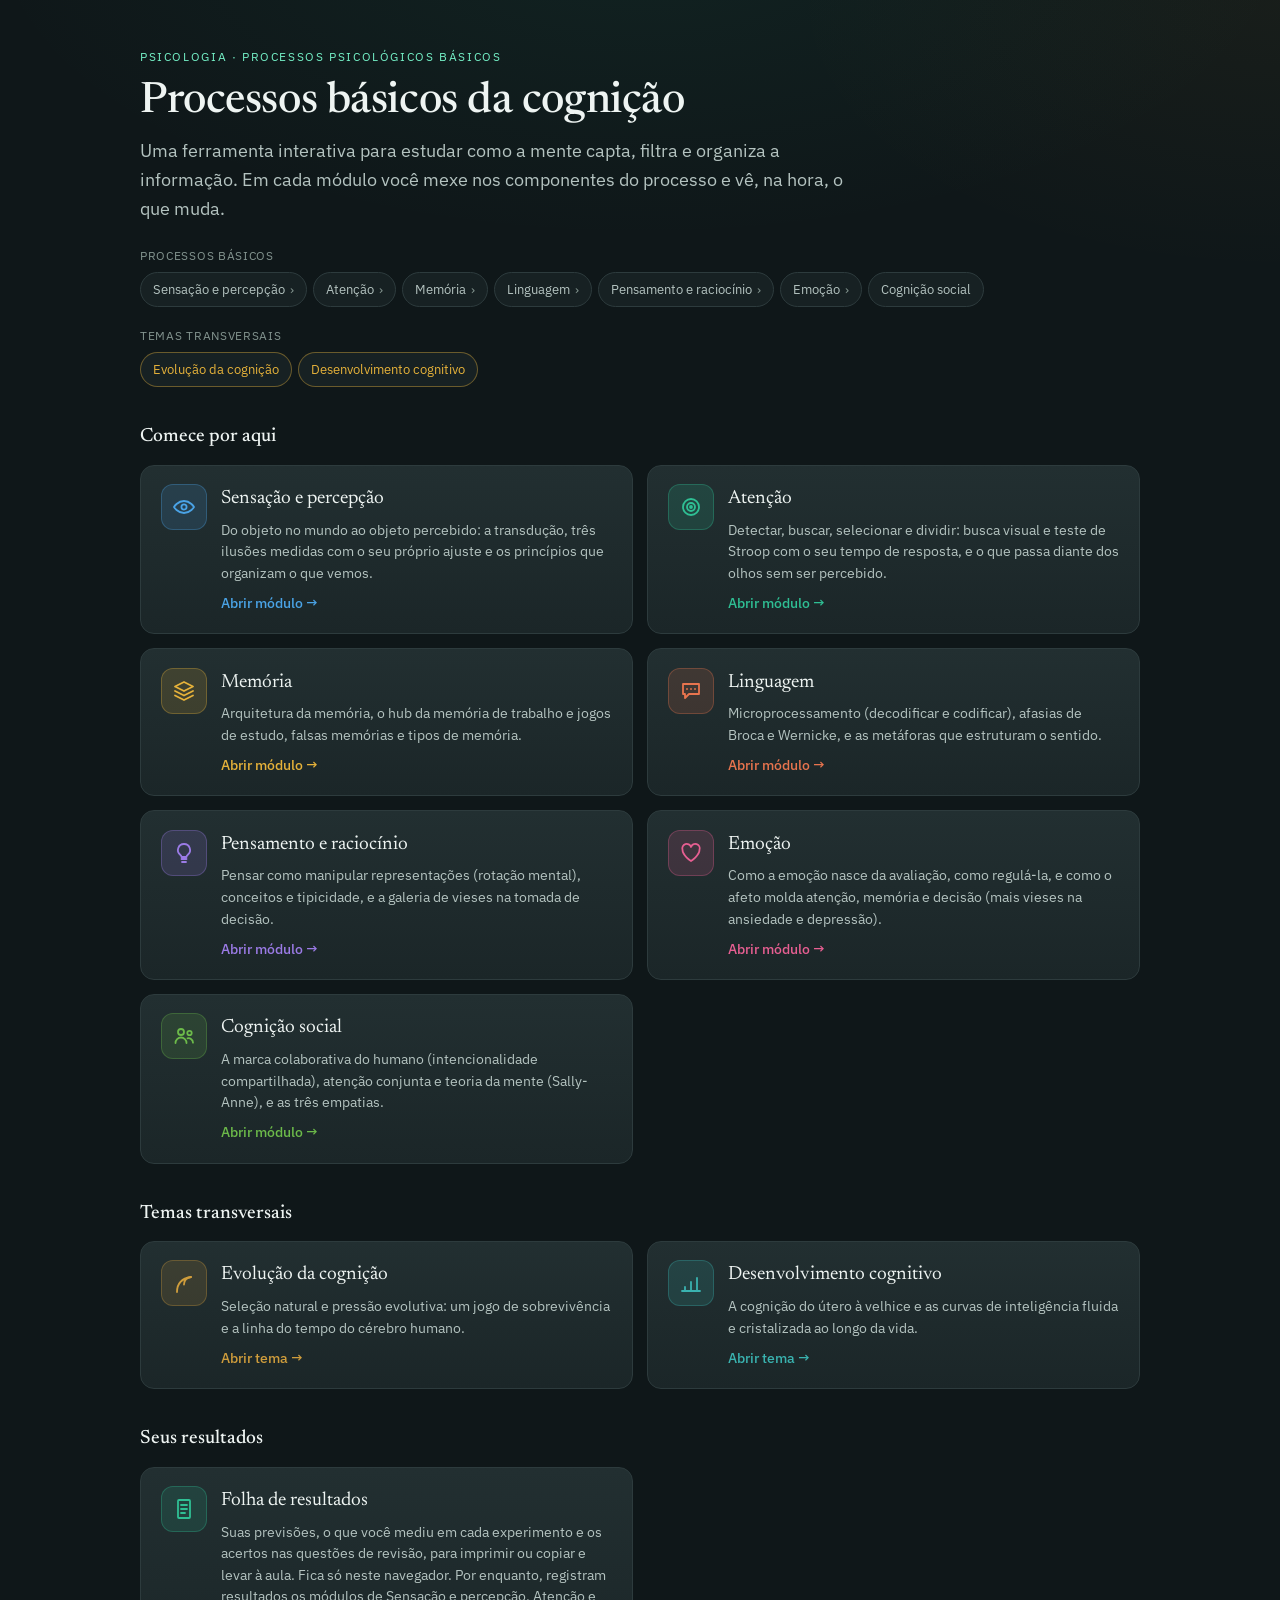
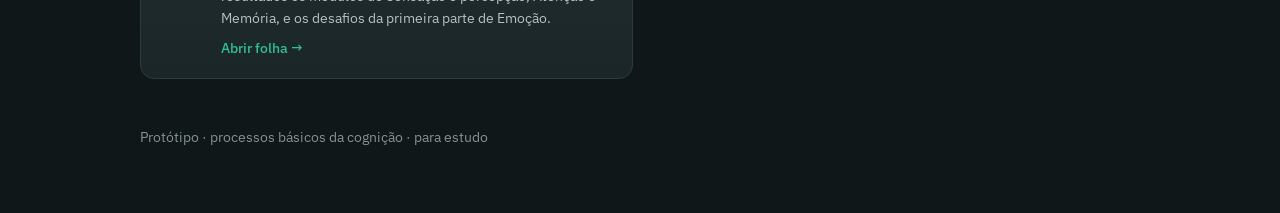
<file: index.html>
<!DOCTYPE html>
<html lang="pt-BR">
<head>
<meta charset="UTF-8">
<meta name="viewport" content="width=device-width, initial-scale=1.0">
<title>Processos básicos da cognição</title>
<link rel="preconnect" href="https://fonts.googleapis.com">
<link rel="preconnect" href="https://fonts.gstatic.com" crossorigin>
<link href="https://fonts.googleapis.com/css2?family=Newsreader:opsz,wght@6..72,400;6..72,500;6..72,600&family=IBM+Plex+Sans:wght@400;500;600&display=swap" rel="stylesheet">
<link rel="stylesheet" href="estilos.css?v=2026-11-16c">
<style>
  .wrap{max-width:1040px; padding:3rem 1.25rem 4rem}
  .kicker{font-size:.72rem; text-transform:uppercase; letter-spacing:.14em; color:var(--teal-bright); margin-bottom:.6rem}
  h1{font-size:2.7rem; letter-spacing:-.01em}
  .lead{font-size:1.12rem; max-width:64ch}
  .sec-h{font-size:1.2rem; margin:2.4rem 0 .2rem}
  .modcards{grid-template-columns:1fr 1fr}
  @media(max-width:720px){ .modcards{grid-template-columns:1fr} }
  footer{text-align:left}
</style>
</head>
<body>
<div class="wrap">

  <div class="hero">
    <div class="kicker">Psicologia · Processos psicológicos básicos</div>
    <h1>Processos básicos da cognição</h1>
    <p class="lead">Uma ferramenta interativa para estudar como a mente capta, filtra e organiza a informação. Em cada módulo você mexe nos componentes do processo e vê, na hora, o que muda.</p>
  </div>

  <p class="navlabel">Processos básicos</p>
  <nav class="pipeline" aria-label="Etapas do processamento da informação">
    <a class="stage" href="sensacao-percepcao.html">Sensação e percepção<span class="arrow"> ›</span></a>
    <a class="stage" href="atencao.html">Atenção<span class="arrow"> ›</span></a>
    <a class="stage" href="memoria.html">Memória<span class="arrow"> ›</span></a>
    <a class="stage" href="linguagem.html">Linguagem<span class="arrow"> ›</span></a>
    <a class="stage" href="pensamento.html">Pensamento e raciocínio<span class="arrow"> ›</span></a>
    <a class="stage" href="emocao.html">Emoção<span class="arrow"> ›</span></a>
    <a class="stage" href="cognicao-social.html">Cognição social</a>
  </nav>
  <p class="navlabel">Temas transversais</p>
  <nav class="pipeline themes" aria-label="Temas transversais">
    <a class="stage theme" href="evolucao-cognicao.html">Evolução da cognição</a>
    <a class="stage theme" href="desenvolvimento-cognitivo.html">Desenvolvimento cognitivo</a>
  </nav>

  <h2 class="sec-h">Comece por aqui</h2>
  <div class="modcards">
    <a class="modcard m-sensacao" href="sensacao-percepcao.html">
      <span class="icon" aria-hidden="true"><svg viewBox="0 0 24 24"><path d="M2 12s3.5-6 10-6 10 6 10 6-3.5 6-10 6S2 12 2 12Z"/><circle cx="12" cy="12" r="2.6"/></svg></span>
      <span class="body"><div class="t">Sensação e percepção</div><div class="d">Do objeto no mundo ao objeto percebido: a transdução, três ilusões medidas com o seu próprio ajuste e os princípios que organizam o que vemos.</div><div class="go">Abrir módulo →</div></span>
    </a>
    <a class="modcard m-atencao" href="atencao.html">
      <span class="icon" aria-hidden="true"><svg viewBox="0 0 24 24"><circle cx="12" cy="12" r="8"/><circle cx="12" cy="12" r="4"/><circle cx="12" cy="12" r="1"/></svg></span>
      <span class="body"><div class="t">Atenção</div><div class="d">Detectar, buscar, selecionar e dividir: busca visual e teste de Stroop com o seu tempo de resposta, e o que passa diante dos olhos sem ser percebido.</div><div class="go">Abrir módulo →</div></span>
    </a>
    <a class="modcard m-memoria" href="memoria.html">
      <span class="icon" aria-hidden="true"><svg viewBox="0 0 24 24"><path d="M12 3 3 7.5l9 4.5 9-4.5L12 3Z"/><path d="M3 12l9 4.5L21 12"/><path d="M3 16.5 12 21l9-4.5"/></svg></span>
      <span class="body"><div class="t">Memória</div><div class="d">Arquitetura da memória, o hub da memória de trabalho e jogos de estudo, falsas memórias e tipos de memória.</div><div class="go">Abrir módulo →</div></span>
    </a>
    <a class="modcard m-linguagem" href="linguagem.html">
      <span class="icon" aria-hidden="true"><svg viewBox="0 0 24 24"><path d="M4 5h16v10H10l-4 4v-4H4z"/><path d="M8 10h.01M12 10h.01M16 10h.01"/></svg></span>
      <span class="body"><div class="t">Linguagem</div><div class="d">Microprocessamento (decodificar e codificar), afasias de Broca e Wernicke, e as metáforas que estruturam o sentido.</div><div class="go">Abrir módulo →</div></span>
    </a>
    <a class="modcard m-pensamento" href="pensamento.html">
      <span class="icon" aria-hidden="true"><svg viewBox="0 0 24 24"><path d="M9.5 18h5"/><path d="M10 21h4"/><path d="M12 3a6 6 0 0 0-3.8 10.7c.7.6 1.3 1.4 1.3 2.3h5c0-.9.6-1.7 1.3-2.3A6 6 0 0 0 12 3Z"/></svg></span>
      <span class="body"><div class="t">Pensamento e raciocínio</div><div class="d">Pensar como manipular representações (rotação mental), conceitos e tipicidade, e a galeria de vieses na tomada de decisão.</div><div class="go">Abrir módulo →</div></span>
    </a>
    <a class="modcard m-emocao" href="emocao.html">
      <span class="icon" aria-hidden="true"><svg viewBox="0 0 24 24"><path d="M12 20S3.5 14.5 3.5 8.8A4.3 4.3 0 0 1 12 6a4.3 4.3 0 0 1 8.5 2.8C20.5 14.5 12 20 12 20Z"/></svg></span>
      <span class="body"><div class="t">Emoção</div><div class="d">Como a emoção nasce da avaliação, como regulá-la, e como o afeto molda atenção, memória e decisão (mais vieses na ansiedade e depressão).</div><div class="go">Abrir módulo →</div></span>
    </a>
    <a class="modcard m-social" href="cognicao-social.html">
      <span class="icon" aria-hidden="true"><svg viewBox="0 0 24 24"><circle cx="9" cy="8" r="3"/><path d="M3.5 19a5.5 5.5 0 0 1 11 0"/><circle cx="17.5" cy="9" r="2.2"/><path d="M15.5 14.3A4.6 4.6 0 0 1 21 18.7"/></svg></span>
      <span class="body"><div class="t">Cognição social</div><div class="d">A marca colaborativa do humano (intencionalidade compartilhada), atenção conjunta e teoria da mente (Sally-Anne), e as três empatias.</div><div class="go">Abrir módulo →</div></span>
    </a>
  </div>

  <h2 class="sec-h">Temas transversais</h2>
  <div class="modcards">
    <a class="modcard m-evolucao" href="evolucao-cognicao.html">
      <span class="icon" aria-hidden="true"><svg viewBox="0 0 24 24"><path d="M5 21c0-8 4.5-13.5 14-15"/><path d="M19 6c-4.5.5-6.8 2.8-7 7.5"/></svg></span>
      <span class="body"><div class="t">Evolução da cognição</div><div class="d">Seleção natural e pressão evolutiva: um jogo de sobrevivência e a linha do tempo do cérebro humano.</div><div class="go">Abrir tema →</div></span>
    </a>
    <a class="modcard m-desenvolvimento" href="desenvolvimento-cognitivo.html">
      <span class="icon" aria-hidden="true"><svg viewBox="0 0 24 24"><path d="M3 20h18"/><path d="M6 20v-4"/><path d="M12 20v-9"/><path d="M18 20V7"/></svg></span>
      <span class="body"><div class="t">Desenvolvimento cognitivo</div><div class="d">A cognição do útero à velhice e as curvas de inteligência fluida e cristalizada ao longo da vida.</div><div class="go">Abrir tema →</div></span>
    </a>
  </div>

  <h2 class="sec-h">Seus resultados</h2>
  <div class="modcards">
    <a class="modcard" href="resultados.html">
      <span class="icon" aria-hidden="true"><svg viewBox="0 0 24 24"><path d="M7 3h10a1 1 0 0 1 1 1v16a1 1 0 0 1-1 1H7a1 1 0 0 1-1-1V4a1 1 0 0 1 1-1z"/><path d="M9 8h6"/><path d="M9 12h6"/><path d="M9 16h4"/></svg></span>
      <span class="body"><div class="t">Folha de resultados</div><div class="d">Suas previsões, o que você mediu em cada experimento e os acertos nas questões de revisão, para imprimir ou copiar e levar à aula. Fica só neste navegador. Por enquanto, registram resultados os módulos de Sensação e percepção, Atenção e Memória, e os desafios da primeira parte de Emoção.</div><div class="go">Abrir folha →</div></span>
    </a>
  </div>

  <footer>Protótipo · processos básicos da cognição · para estudo</footer>
</div>
</body>
</html>
</file>
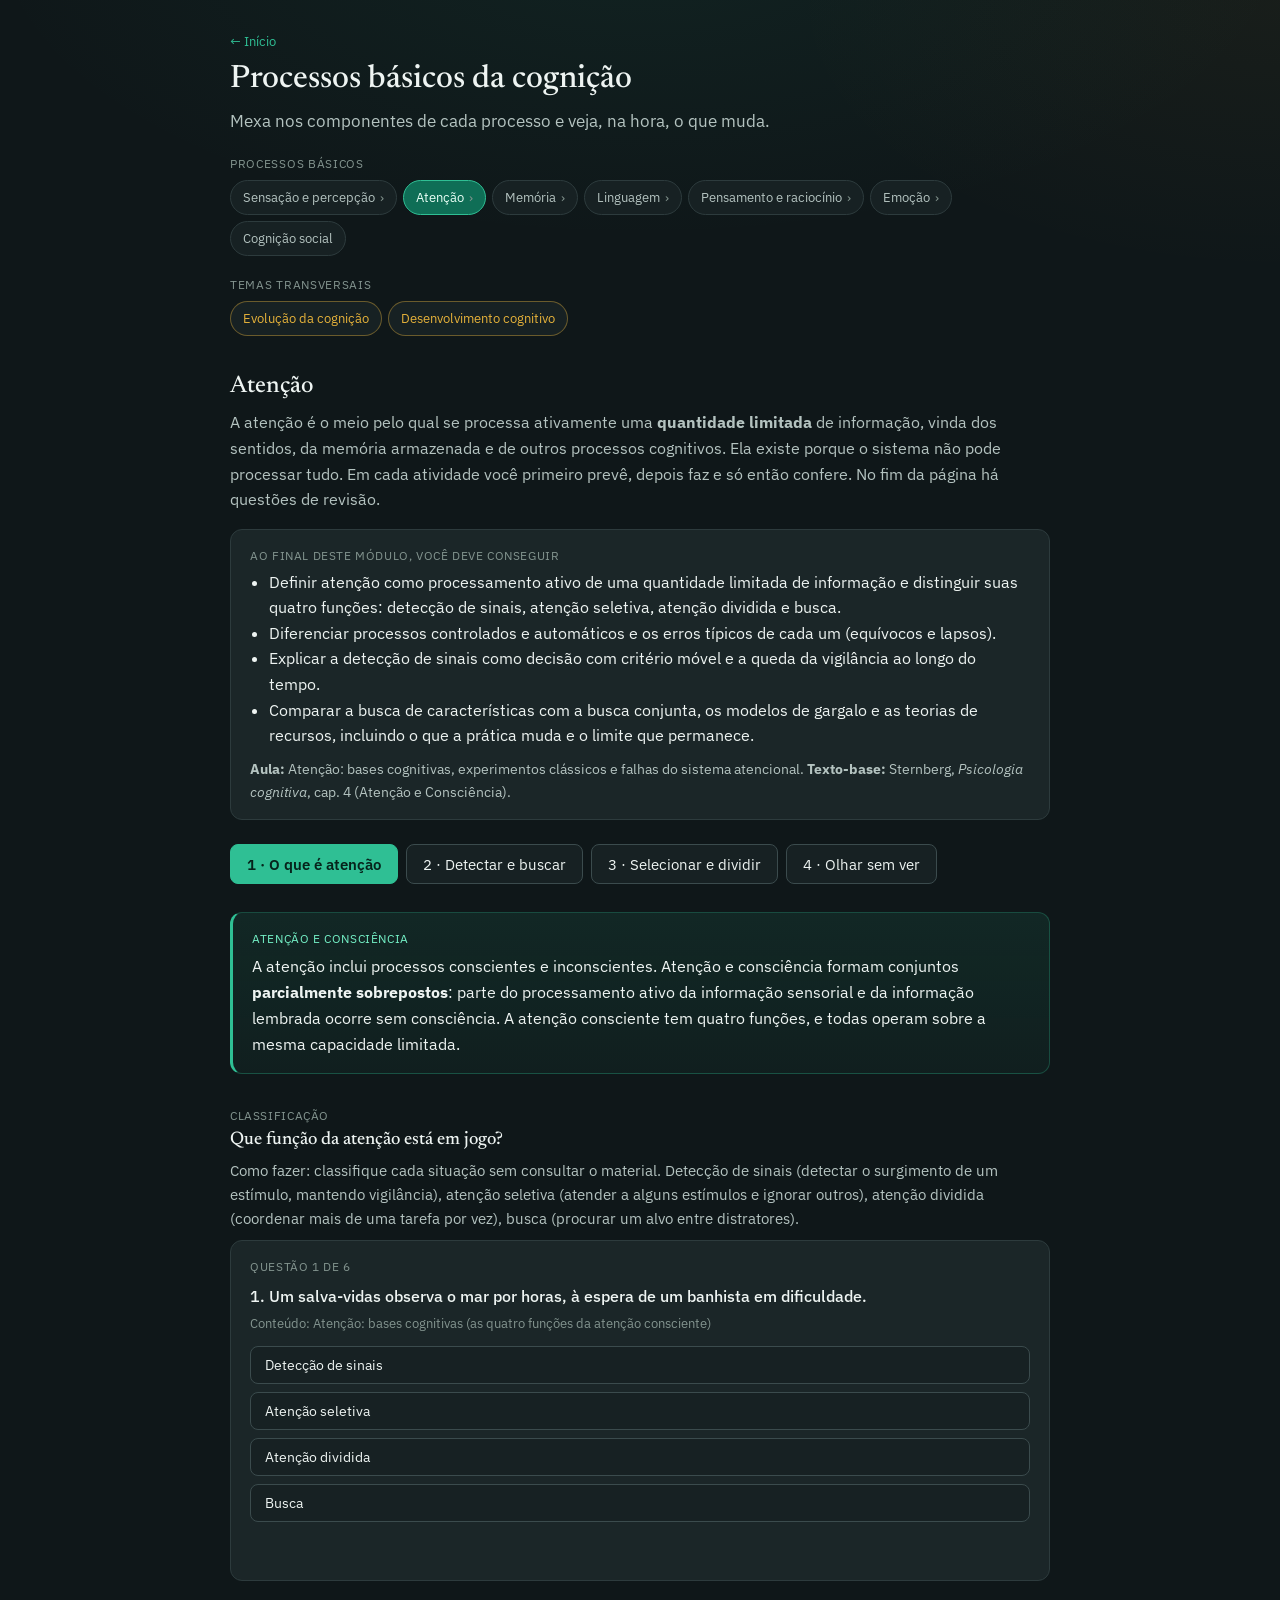
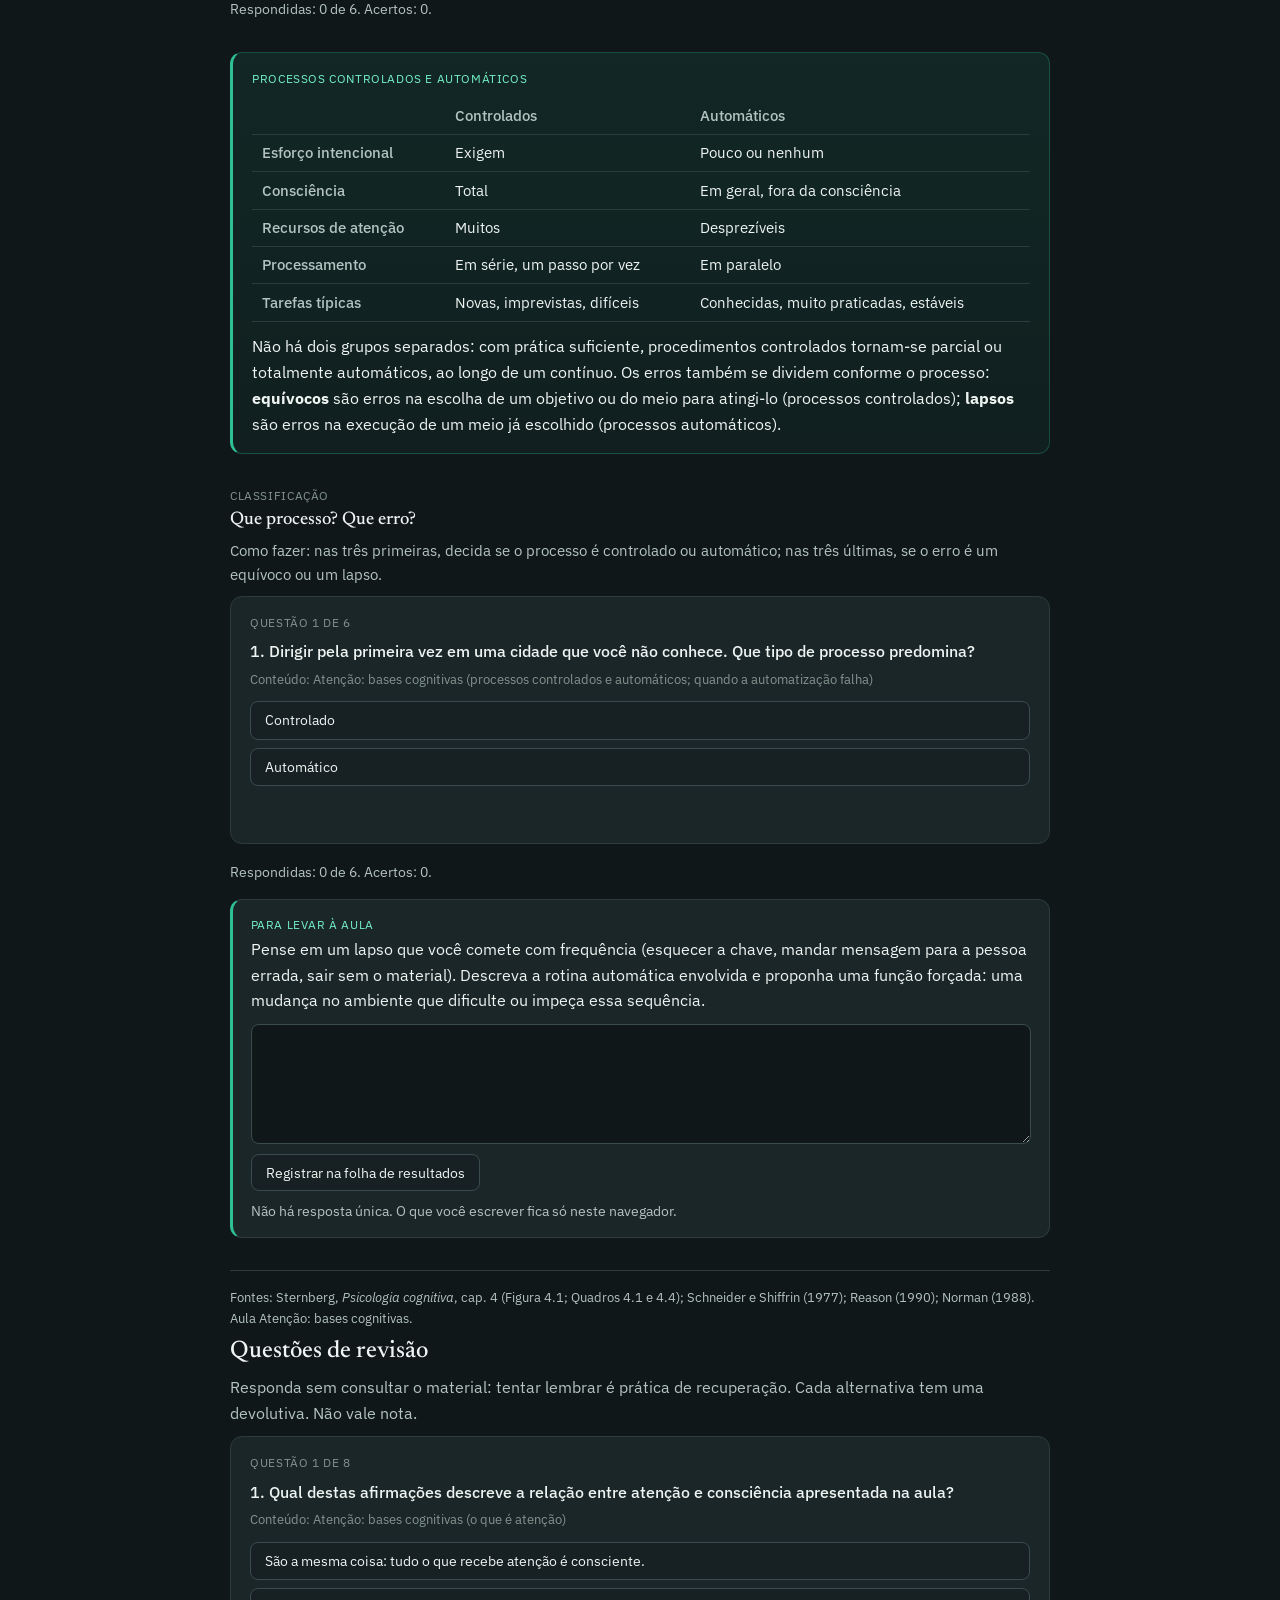
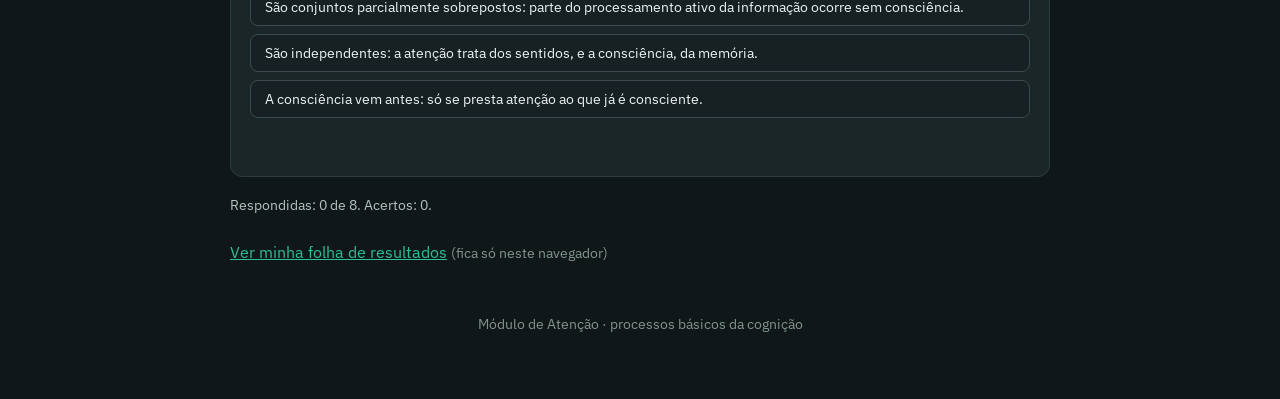
<file: atencao.html>
<!DOCTYPE html>
<html lang="pt-BR">
<head>
<meta charset="UTF-8">
<meta name="viewport" content="width=device-width, initial-scale=1.0">
<title>Processos Básicos · Atenção</title>
<link rel="preconnect" href="https://fonts.googleapis.com">
<link rel="preconnect" href="https://fonts.gstatic.com" crossorigin>
<link href="https://fonts.googleapis.com/css2?family=Newsreader:opsz,wght@6..72,400;6..72,500&family=IBM+Plex+Sans:wght@400;500;600&display=swap" rel="stylesheet">
<link rel="stylesheet" href="estilos.css?v=2026-11-16c">
<style>
  button[aria-pressed="true"]{background:rgba(43,180,138,.15); border-color:var(--teal); color:var(--teal-bright)}
  .acoes{display:flex; gap:8px; flex-wrap:wrap; margin:.6rem 0}
  .subtitle{font-size:.78rem; text-transform:uppercase; letter-spacing:.05em; color:var(--ink-dim); margin:2rem 0 .2rem}
  table.quadro{width:100%; border-collapse:collapse; font-size:.92rem; margin:.6rem 0 0}
  table.quadro th, table.quadro td{text-align:left; padding:.4rem .6rem; border-bottom:1px solid var(--line); vertical-align:top}
  table.quadro th{font-weight:500; color:var(--ink-soft)}
  /* Stroop */
  #st-palavra{font-size:3rem; font-weight:700; min-height:4.2rem; display:flex; align-items:center; justify-content:center; letter-spacing:.02em}
  .teclas{display:flex; gap:10px; flex-wrap:wrap; justify-content:center; margin:.4rem 0}
  .teclas button{min-width:104px; padding:10px 14px}
  .teclas kbd, .how kbd{font:inherit; font-size:.8rem; border:1px solid var(--line-strong); border-radius:4px; padding:0 5px; margin-left:6px; color:var(--ink-soft)}
  /* Detecção de sinais */
  .ds-palco{display:flex; gap:16px; align-items:center; flex-wrap:wrap; background:var(--bg-soft); border:1px solid var(--line); border-radius:12px; padding:14px; margin:.6rem 0}
  .ds-palco canvas{width:240px; max-width:100%; height:auto; border-radius:6px; image-rendering:pixelated; flex:none}
  .ds-palco p{flex:1; min-width:200px; margin:0; color:var(--ink-soft)}
  /* Busca visual */
  #bv-campo{position:relative; height:300px; background:var(--bg-soft); border:1px solid var(--line); border-radius:12px; overflow:hidden; margin:.6rem 0}
  #bv-campo::before{content:""; position:absolute; left:50%; top:8%; bottom:8%; border-left:1px dashed var(--line-strong)}
  #bv-campo .letra{position:absolute; width:30px; height:30px; margin:-15px 0 0 -15px; line-height:30px; text-align:center; font-size:26px; font-weight:600; color:var(--ink); user-select:none}
  #bv-campo .aviso{position:absolute; inset:0; display:flex; align-items:center; justify-content:center; text-align:center; padding:1rem; color:var(--ink-soft)}
  .grafico{max-width:460px; margin:.6rem 0; color:var(--ink-soft)}
  .grafico svg{width:100%; height:auto; display:block}
  /* Cegueira à mudança: as células são botões */
  .cb-grid button.cb-cell{padding:0; min-width:0; background:#26343b}
  .cb-grid button.cb-cell:focus-visible{outline:2px solid var(--teal-bright); outline-offset:2px}
</style>
</head>
<body>
<div class="wrap">

  <div class="crumb"><a href="index.html">← Início</a></div>
  <a class="home" href="index.html"><h1>Processos básicos da cognição</h1></a>
  <p class="lead">Mexa nos componentes de cada processo e veja, na hora, o que muda.</p>

  <p class="navlabel">Processos básicos</p>
  <nav class="pipeline" aria-label="Etapas do processamento da informação">
    <a class="stage" href="sensacao-percepcao.html">Sensação e percepção<span class="arrow"> ›</span></a>
    <span class="stage active">Atenção<span class="arrow"> ›</span></span>
    <a class="stage" href="memoria.html">Memória<span class="arrow"> ›</span></a>
    <a class="stage" href="linguagem.html">Linguagem<span class="arrow"> ›</span></a>
    <a class="stage" href="pensamento.html">Pensamento e raciocínio<span class="arrow"> ›</span></a>
    <a class="stage" href="emocao.html">Emoção<span class="arrow"> ›</span></a>
    <a class="stage" href="cognicao-social.html">Cognição social</a>
  </nav>
  <p class="navlabel">Temas transversais</p>
  <nav class="pipeline themes" aria-label="Temas transversais">
    <a class="stage theme" href="evolucao-cognicao.html">Evolução da cognição</a>
    <a class="stage theme" href="desenvolvimento-cognitivo.html">Desenvolvimento cognitivo</a>
  </nav>

  <h2>Atenção</h2>
  <p class="muted">A atenção é o meio pelo qual se processa ativamente uma <b>quantidade limitada</b> de informação, vinda dos sentidos, da memória armazenada e de outros processos cognitivos. Ela existe porque o sistema não pode processar tudo. Em cada atividade você primeiro prevê, depois faz e só então confere. No fim da página há questões de revisão.</p>

  <div class="modhead">
    <div class="k">Ao final deste módulo, você deve conseguir</div>
    <ul>
      <li>Definir atenção como processamento ativo de uma quantidade limitada de informação e distinguir suas quatro funções: detecção de sinais, atenção seletiva, atenção dividida e busca.</li>
      <li>Diferenciar processos controlados e automáticos e os erros típicos de cada um (equívocos e lapsos).</li>
      <li>Explicar a detecção de sinais como decisão com critério móvel e a queda da vigilância ao longo do tempo.</li>
      <li>Comparar a busca de características com a busca conjunta, os modelos de gargalo e as teorias de recursos, incluindo o que a prática muda e o limite que permanece.</li>
    </ul>
    <div class="ref"><b>Aula:</b> Atenção: bases cognitivas, experimentos clássicos e falhas do sistema atencional. <b>Texto-base:</b> Sternberg, <i>Psicologia cognitiva</i>, cap. 4 (Atenção e Consciência).</div>
  </div>

  <div class="subnav">
    <button data-tab="m1">1 · O que é atenção</button>
    <button data-tab="m2">2 · Detectar e buscar</button>
    <button data-tab="m3">3 · Selecionar e dividir</button>
    <button data-tab="m4">4 · Olhar sem ver</button>
  </div>

  <!-- ===================== PARTE 1 ===================== -->
  <section id="m1">
    <div class="def">
      <div class="k">Atenção e consciência</div>
      A atenção inclui processos conscientes e inconscientes. Atenção e consciência formam conjuntos <b>parcialmente sobrepostos</b>: parte do processamento ativo da informação sensorial e da informação lembrada ocorre sem consciência. A atenção consciente tem quatro funções, e todas operam sobre a mesma capacidade limitada.
    </div>

    <p class="subtitle">Classificação</p>
    <h3 style="margin-top:.2rem">Que função da atenção está em jogo?</h3>
    <p class="how">Como fazer: classifique cada situação sem consultar o material. Detecção de sinais (detectar o surgimento de um estímulo, mantendo vigilância), atenção seletiva (atender a alguns estímulos e ignorar outros), atenção dividida (coordenar mais de uma tarefa por vez), busca (procurar um alvo entre distratores).</p>
    <div id="cl-funcoes"></div>

    <div class="def" style="margin-top:2rem">
      <div class="k">Processos controlados e automáticos</div>
      <table class="quadro">
        <tr><th scope="col"></th><th scope="col">Controlados</th><th scope="col">Automáticos</th></tr>
        <tr><th scope="row">Esforço intencional</th><td>Exigem</td><td>Pouco ou nenhum</td></tr>
        <tr><th scope="row">Consciência</th><td>Total</td><td>Em geral, fora da consciência</td></tr>
        <tr><th scope="row">Recursos de atenção</th><td>Muitos</td><td>Desprezíveis</td></tr>
        <tr><th scope="row">Processamento</th><td>Em série, um passo por vez</td><td>Em paralelo</td></tr>
        <tr><th scope="row">Tarefas típicas</th><td>Novas, imprevistas, difíceis</td><td>Conhecidas, muito praticadas, estáveis</td></tr>
      </table>
      <p style="margin:.7rem 0 0">Não há dois grupos separados: com prática suficiente, procedimentos controlados tornam-se parcial ou totalmente automáticos, ao longo de um contínuo. Os erros também se dividem conforme o processo: <b>equívocos</b> são erros na escolha de um objetivo ou do meio para atingi-lo (processos controlados); <b>lapsos</b> são erros na execução de um meio já escolhido (processos automáticos).</p>
    </div>

    <p class="subtitle">Classificação</p>
    <h3 style="margin-top:.2rem">Que processo? Que erro?</h3>
    <p class="how">Como fazer: nas três primeiras, decida se o processo é controlado ou automático; nas três últimas, se o erro é um equívoco ou um lapso.</p>
    <div id="cl-processos"></div>

    <div id="caso-lapso"></div>

    <div class="sources">Fontes: Sternberg, <i>Psicologia cognitiva</i>, cap. 4 (Figura 4.1; Quadros 4.1 e 4.4); Schneider e Shiffrin (1977); Reason (1990); Norman (1988). Aula Atenção: bases cognitivas.</div>
  </section>

  <!-- ===================== PARTE 2 ===================== -->
  <section id="m2" class="hidden">
    <div class="def">
      <div class="k">Detectar é decidir</div>
      Na teoria da detecção de sinais, a presença real do sinal cruza com a resposta da pessoa e gera quatro resultados.
      <table class="quadro">
        <tr><th scope="col"></th><th scope="col">Detectou o sinal</th><th scope="col">Não detectou</th></tr>
        <tr><th scope="row">Sinal presente</th><td>Acerto</td><td>Falha</td></tr>
        <tr><th scope="row">Sinal ausente</th><td>Alarme falso</td><td>Rejeição correta</td></tr>
      </table>
      <p style="margin:.7rem 0 0">O <b>critério é móvel</b>: quando as consequências de uma falha são graves, baixa-se o critério, e aumentam os acertos e também os alarmes falsos. Na <b>vigilância</b>, o critério se desloca com o tempo: no experimento de Mackworth (1948), após meia hora os participantes já falhavam em um quarto dos sinais, por ficarem menos dispostos a arriscar um alarme falso, e não por perda de sensibilidade sensorial.</p>
    </div>

    <p class="subtitle">Classificação</p>
    <h3 style="margin-top:.2rem">Qual dos quatro resultados?</h3>
    <p class="how">Como fazer: em cada situação, veja se o sinal estava presente e qual foi a resposta.</p>
    <div id="cl-tds"></div>

    <p class="subtitle">Experimento</p>
    <h3 style="margin-top:.2rem">Detectar é decidir: duas rodadas, os mesmos sinais</h3>
    <p class="how">Como fazer: a cada tela, um quadro de ruído cinza aparece por um instante. Em metade das telas há um <b>sinal</b>: uma mancha um pouco mais clara no centro. Responda se havia sinal: tecla <kbd>F</kbd> para "havia", <kbd>J</kbd> para "não havia" (ou toque nos botões). São 4 telas de treino e duas rodadas de 24 telas, cada uma com uma instrução diferente (cerca de 3 minutos). O quadro pisca rápido em tons de cinza; se isso incomoda você, não faça esta atividade.</p>
    <div id="ds-prev"></div>
    <div class="ds-palco">
      <canvas id="ds-campo" width="240" height="240" role="img" aria-label="Quadro de ruído cinza em que pode haver um sinal fraco no centro"></canvas>
      <p id="ds-texto">Responda à previsão para liberar o início.</p>
    </div>
    <div class="teclas">
      <button id="ds-sim" type="button" disabled>Havia sinal <kbd>F</kbd></button>
      <button id="ds-nao" type="button" disabled>Não havia <kbd>J</kbd></button>
    </div>
    <div class="acoes"><button id="ds-go" class="primary" disabled>Começar</button></div>
    <div id="ds-msg" class="aviso-ativ" role="status" aria-live="polite"></div>
    <div id="ds-res"></div>
    <div class="why" id="ds-why" hidden>
      <div class="k">O que isso mostra</div>
      <div class="v"><p class="seu-res"></p>
      <p>Os sinais eram igualmente fracos nas duas rodadas; o que a instrução mudou foi o <b>critério</b>. Quando as consequências de uma falha são graves, baixa-se o critério: aumentam os acertos e aumentam também os alarmes falsos. Detectar depende de um critério móvel, e não só da sensibilidade. É o que acontece na revista de bagagem dos aeroportos, e, ao contrário, na vigilância prolongada: com o tempo, a pessoa fica menos disposta a arriscar um alarme falso e passa a não relatar sinais de que não tem certeza.</p>
      <p>Limite desta medida: são 12 telas com sinal e 12 sem por rodada, e a rodada "Só com certeza" veio sempre depois da outra.</p></div>
    </div>

    <p class="subtitle">Experimento</p>
    <h3 style="margin-top:.2rem">Busca visual: encontre o O, depois encontre o T</h3>
    <p class="how">Como fazer: em cada tela há um alvo no meio de outras letras. Diga, o mais rápido que puder sem errar, de que <b>lado</b> ele está: tecla <kbd>F</kbd> para esquerda, <kbd>J</kbd> para direita (ou toque nos botões). Primeiro o alvo é a letra O; depois, a letra T. As telas têm 4, 8 ou 16 letras. São 2 telas de treino e 24 valendo em cada parte (cerca de 3 minutos).</p>
    <div id="bv-prev"></div>
    <div id="bv-campo" aria-label="Campo da busca visual"><div class="aviso" id="bv-aviso">Responda à previsão para liberar o início.</div></div>
    <div class="teclas">
      <button id="bv-esq" type="button" disabled>← Esquerda <kbd>F</kbd></button>
      <button id="bv-dir" type="button" disabled>Direita → <kbd>J</kbd></button>
    </div>
    <div class="acoes"><button id="bv-go" class="primary" disabled>Começar</button></div>
    <div id="bv-msg" class="aviso-ativ" role="status" aria-live="polite"></div>
    <div id="bv-graf" class="grafico"></div>
    <div id="bv-res"></div>
    <div class="why" id="bv-why" hidden>
      <div class="k">O que isso mostra</div>
      <div class="v"><p class="seu-res"></p>
      <p><b>Busca de características:</b> o O tem um traço que os distratores não têm (a curvatura). O sistema detecta essa ativação em paralelo, tudo de uma vez, e o número de itens quase não afeta o tempo. <b>Busca conjunta:</b> T e L têm as mesmas características (uma linha horizontal e uma vertical); difere só a conjunção entre elas. Unir características exige atenção como uma cola mental, um objeto por vez, e o tempo cresce com o número de itens (teoria da integração de características: Treisman, 1986).</p>
      <p>Há alternativas: para a teoria da semelhança, pesa a semelhança entre alvo e distratores (Duncan e Humphreys, 1989); para a busca guiada, toda busca tem uma etapa paralela seguida de uma etapa serial (Cave e Wolfe, 1990). Limite desta medida: são 8 telas por condição, e a busca do T veio sempre depois da busca do O.</p></div>
    </div>

    <div id="bv-des" hidden>
      <div id="bv-des-caixa"></div>
      <div class="selrow" role="group" aria-label="Letras em volta do T">
        <button class="bvd" type="button" data-d="L" aria-pressed="false">T entre letras L (como antes)</button>
        <button class="bvd" type="button" data-d="O" aria-pressed="true">T entre letras O</button>
        <button class="bvd" type="button" data-d="LO" aria-pressed="false">T entre L e O misturadas</button>
      </div>
      <button id="bv-des-go" class="primary" type="button">Fazer a busca curta</button>
      <p class="dim" style="margin-top:.8rem">O que conferir com a aula: para a teoria da semelhança (Duncan e Humphreys, 1989), o que pesa é a semelhança entre o alvo e os distratores e a uniformidade entre os distratores.</p>
    </div>

    <div id="caso-vigilancia"></div>

    <div class="sources">Fontes: Sternberg, <i>Psicologia cognitiva</i>, cap. 4 (Quadro 4.5); Mackworth (1948); Broadbent e Gregory (1965); Treisman (1986); Duncan e Humphreys (1989); Cave e Wolfe (1990). Aula Atenção: bases cognitivas.</div>
  </section>

  <!-- ===================== PARTE 3 ===================== -->
  <section id="m3" class="hidden">
    <div class="def">
      <div class="k">Onde está o gargalo</div>
      Na escuta dicótica (Cherry, 1953), cada ouvido recebe uma mensagem, e a pessoa repete em voz alta só uma delas. Do canal ignorado, ela nota características físicas (a voz muda de masculina para feminina), mas não o conteúdo (a mensagem muda de idioma). Os modelos concordam que existe um gargalo e divergem sobre onde ele fica: <b>filtro precoce</b> (Broadbent, 1958), <b>atenuação</b> (Treisman, 1960) ou <b>filtro tardio</b> (Deutsch e Deutsch, 1963).
    </div>

    <p class="subtitle">Classificação</p>
    <h3 style="margin-top:.2rem">Que modelo de gargalo?</h3>
    <p class="how">Como fazer: associe cada descrição a um dos três modelos.</p>
    <div id="cl-gargalo"></div>

    <p class="subtitle">Experimento</p>
    <h3 style="margin-top:.2rem">Teste de Stroop</h3>
    <p class="how">Como fazer: aparece uma palavra colorida. Responda a <b>cor da tinta</b>, e não a palavra escrita, o mais rápido que puder sem errar. Use as teclas indicadas em cada botão (ou toque nos botões). São 4 tentativas de treino e 40 valendo (cerca de 2 minutos). Aviso: a tarefa depende de distinguir vermelho, azul, verde e roxo; se você tem dificuldade com essas cores, o resultado pode não refletir o efeito.</p>
    <div id="st-prev"></div>
    <div class="palco" id="st-palco"><div id="st-palavra" aria-live="off">Responda à previsão para liberar o início.</div></div>
    <div class="teclas" id="st-teclas"></div>
    <div class="acoes"><button id="st-go" class="primary" disabled>Começar</button></div>
    <div id="st-msg" class="aviso-ativ" role="status" aria-live="polite"></div>
    <div id="st-res"></div>
    <div class="why" id="st-why" hidden>
      <div class="k">O que isso mostra</div>
      <div class="v"><p class="seu-res"></p>
      <p>Ler é um processo automático e não está prontamente sujeito ao controle consciente. Quando a palavra e a tinta são diferentes, a palavra ativa uma via que compete com a nomeação da cor, e é preciso mais tempo para acumular ativação suficiente para a resposta correta (Stroop, 1935; MacLeod, 1991). A atenção seletiva não é um filtro perfeito.</p>
      <p>Limite desta medida: na aula, a resposta é dita em voz alta; aqui, é dada por tecla ou toque, o que costuma reduzir o tamanho do efeito.</p></div>
    </div>

    <div class="def" style="margin-top:2rem">
      <div class="k">Dividir a atenção</div>
      Se a atenção fosse apenas um filtro, dividi-la seria impossível. As teorias de recursos propõem uma quantidade fixa de atenção, alocada conforme a tarefa exige: um <b>reservatório único</b> (Kahneman, 1973) ou recursos em parte <b>específicos da modalidade</b> (Navon e Gopher, 1979). Com prática, tarefas controladas podem ser automatizadas e funcionar em conjunto (Spelke, Hirst e Neisser, 1976). O limite que permanece é o <b>Período Refratário Psicológico</b>: quando duas tarefas rápidas se sobrepõem, a resposta a uma delas atrasa. Falar ao celular ao dirigir aumenta a probabilidade de falha diante do sinal vermelho; ouvir rádio, não.
    </div>

    <div class="sources">Fontes: Sternberg, <i>Psicologia cognitiva</i>, cap. 4; Cherry (1953); Broadbent (1958); Treisman (1960); Deutsch e Deutsch (1963); Stroop (1935); MacLeod (1991); Kahneman (1973); Navon e Gopher (1979); Spelke, Hirst e Neisser (1976); Pashler (1994); Strayer e Johnston (2001). Aulas Atenção: bases cognitivas e Atenção e Consciência.</div>
  </section>

  <!-- ===================== PARTE 4 ===================== -->
  <section id="m4" class="hidden">
    <div class="def">
      <div class="k">Cegueira por desatenção</div>
      No experimento de Simons e Chabris (1999), as pessoas contam os passes de uma bola de basquete em um vídeo. Uma pessoa fantasiada de gorila atravessa a cena por quase 10 segundos, e cerca de metade dos participantes não relata tê-la visto. Quando os recursos de atenção estão alocados a uma tarefa, um estímulo inesperado pode não chegar à consciência: <b>visibilidade não é o mesmo que processamento consciente</b>.
    </div>

    <p class="subtitle">Experimento</p>
    <h3 style="margin-top:.2rem">Cegueira à mudança</h3>
    <p class="how">Como fazer: doze quadrados coloridos se alternam entre duas versões, e um deles muda de cor. Clique no quadrado que muda. Você faz duas rodadas: uma com uma piscada cinza entre as versões e outra sem. Este é um fenômeno vizinho da cegueira por desatenção e não é tratado nos slides da aula.</p>
    <div id="cb-prev"></div>

    <div class="disclaimer" id="cbDisclaimer">
      <div>
        <span class="warn">Aviso:</span> esta demonstração mostra <b>quadrados piscando</b> em intervalos rápidos. Se você tem sensibilidade a imagens que piscam (fotossensibilidade), tendência a enjoo ou desconforto visual, não ative. Ela só começa quando você clicar.
        <div style="margin-top:.9rem"><button class="primary" id="cbActivate" disabled>Ativar demonstração</button></div>
      </div>
    </div>

    <div id="cbStage" class="hidden">
      <div class="cb-grid" id="cbGrid" role="group" aria-label="Quadrados coloridos"></div>
      <div class="feedback" id="cbFeedback" role="status" aria-live="polite"></div>
      <div class="controls">
        <span class="dim" id="cbCycles"></span>
        <button id="cbStop" type="button">Parar</button>
      </div>
    </div>
    <div id="cb-res"></div>
    <div class="why" id="cb-why" hidden>
      <div class="k">O que isso mostra</div>
      <div class="v"><p class="seu-res"></p>
      <p>Sem a piscada, a troca de cor produz um sinal brusco naquele ponto, que atrai a atenção para lá. A piscada cinza cobre a tela inteira e mascara esse sinal: resta comparar os quadrados um a um, com atenção. A mudança está o tempo todo diante dos olhos, e mesmo assim pode demorar a ser percebida (Rensink, O'Regan e Clark, 1997). A ideia é a mesma do gorila: o que está no campo visual só é percebido conscientemente quando é selecionado pela atenção.</p>
      <p>Limite desta medida: é uma rodada por condição, e a mudança sorteada pode ser mais fácil ou mais difícil de achar.</p></div>
    </div>

    <div class="sources">Fontes: Simons e Chabris (1999); Rensink, O'Regan e Clark (1997). Aula Atenção e Consciência (cegueira por desatenção).</div>
  </section>

  <!-- ===================== REVISÃO ===================== -->
  <section aria-labelledby="rev-titulo">
    <div id="quiz">
      <h2 id="rev-titulo">Questões de revisão</h2>
      <p class="muted">Responda sem consultar o material: tentar lembrar é prática de recuperação. Cada alternativa tem uma devolutiva. Não vale nota.</p>
      <div id="quiz-lista"></div>
    </div>
    <p style="margin-top:1.5rem"><a href="resultados.html">Ver minha folha de resultados</a> <span class="dim">(fica só neste navegador)</span></p>
  </section>

  <footer>Módulo de Atenção · processos básicos da cognição</footer>
</div>

<script src="comum.js?v=2026-11-16c"></script>
<script src="dados/questoes-atencao.js?v=2026-11-16c"></script>
<script>
/* ===== Utilitários da página ===== */
const $ = id => document.getElementById(id);
const MOD = 'atencao';
const Q = window.PB_QUESTOES;
const espera = ms => new Promise(r => setTimeout(r, ms));

/* Controle de execução: cada rodada recebe uma senha; cancelar() invalida a que está em curso. */
function criarExec() {
  let n = 0;
  return { novo: () => ++n, vale: t => t === n, cancelar: () => { n++; } };
}

/* Mostra o resultado do estudante ao lado do esperado (sempre por textContent). */
function colunas(el, cols) {
  el.textContent = '';
  el.className = 'expected';
  cols.forEach(c => {
    const d = document.createElement('div'); d.className = 'col' + (c.seu ? ' seu' : '');
    const l = document.createElement('div'); l.className = 'label'; l.textContent = c.label;
    const v = document.createElement('div'); v.className = 'value'; v.textContent = c.valor;
    d.append(l, v);
    if (c.nota) { const n = document.createElement('div'); n.className = 'nota'; n.textContent = c.nota; d.appendChild(n); }
    el.appendChild(d);
  });
}

/* "O que isso mostra" só aparece depois da atividade, comentando o resultado obtido. */
function revelar(id, texto, atividade) {
  const w = $(id);
  w.querySelector('.seu-res').textContent = texto || '';
  const antigo = $(id + '-exp');
  if (antigo) antigo.remove();
  if (!atividade) { w.hidden = false; return; }
  /* Com "atividade": o estudante escreve a própria explicação antes de ver a do material. */
  w.hidden = true;
  const cx = document.createElement('div');
  cx.id = id + '-exp';
  w.before(cx);
  PB.explicar(cx, { modulo: 'atencao', atividade: atividade }).then(() => { w.hidden = false; });
}

/* Classificação com as mesmas alternativas para todos os itens (categorias). */
function classificar(elId, T, chave, rotulo) {
  const questoes = T.itens.map(it => ({
    id: it.id, tipo: 'aplicacao', aula: T.aula, enunciado: it.texto,
    opcoes: T.categorias.map(c => c.nome),
    correta: T.categorias.findIndex(c => c.id === it.cat),
    devolutiva: T.categorias.map(c => c.id === it.cat ? it.porque : c.nome + ': ' + c.def + '. Não é o que o item descreve.')
  }));
  const el = $(elId);
  el.classList.add('plano');
  PB.quiz(el, questoes, { aoTerminar: r => PB.store.salvar(MOD, chave, { rotulo: rotulo, quiz: { acertos: r.acertos, total: r.total } }) });
}
/* Classificação em que cada item traz as próprias alternativas. */
function classificarPares(elId, T, chave, rotulo) {
  const el = $(elId);
  el.classList.add('plano');
  PB.quiz(el, T.itens.map(it => ({ id: it.id, tipo: 'aplicacao', aula: T.aula, enunciado: it.texto, opcoes: it.opcoes, correta: it.correta, devolutiva: it.devolutiva })),
    { aoTerminar: r => PB.store.salvar(MOD, chave, { rotulo: rotulo, quiz: { acertos: r.acertos, total: r.total } }) });
}

const pct = x => x === null ? 'sem dados' : Math.round(x * 100) + ' %';
const comSinal = ms => (ms > 0 ? '+' : ms < 0 ? '−' : '') + Math.abs(Math.round(ms)) + ' ms';

/* Atividades cronometradas registram aqui como parar ao trocar de aba. */
const pausaveis = [];
document.addEventListener('pb:tab', e => pausaveis.forEach(f => f(e.detail)));
/* Aba do navegador oculta (outra janela, tela bloqueada): para a atividade em curso, como na troca de aba interna. */
document.addEventListener('visibilitychange', () => { if (document.hidden) pausaveis.forEach(f => f('aba-oculta')); });

PB.tabs();

/* ===== CLASSIFICAÇÕES ===== */
classificar('cl-funcoes', Q.atencao_funcoes, 'funcoes', 'Que função da atenção está em jogo?');
classificarPares('cl-processos', Q.atencao_processos, 'processos', 'Que processo? Que erro?');
classificar('cl-tds', Q.atencao_tds, 'deteccao-sinais', 'Qual dos quatro resultados?');
classificar('cl-gargalo', Q.atencao_gargalo, 'gargalo', 'Que modelo de gargalo?');

/* ===== PARTE 2: DETECÇÃO DE SINAIS COMO TAREFA =====
   Duas rodadas com os mesmos estímulos e instruções diferentes: o que muda é o critério.
   O sinal é uma mancha um pouco mais clara no centro de um quadro de ruído. */
(function () {
  const cv = $('ds-campo'), ctx = cv.getContext('2d'), go = $('ds-go'), msg = $('ds-msg'), txt = $('ds-texto');
  const bSim = $('ds-sim'), bNao = $('ds-nao'), ctl = criarExec();
  const CEL = 16, LADO = 15, BASE = 110, RUIDO = 45;   /* 16 x 16 células; cinza médio 110; ruído de mais ou menos 45 */
  const DELTA = 18, DELTA_TREINO = 34;                 /* quanto o sinal clareia as 36 células do centro (valendo e treino) */
  const TEMPO = 300, POR_TIPO = 12;                    /* quadro visível por 300 ms; 12 telas com sinal e 12 sem, por rodada */
  const RODADAS = [
    { id: 'liberal', nome: 'Não deixe passar', instr: 'Rodada 1 de 2. Aqui uma FALHA custa caro: não deixe passar nenhum sinal. Na dúvida, responda que havia.' },
    { id: 'rigoroso', nome: 'Só com certeza', instr: 'Rodada 2 de 2. Aqui um ALARME FALSO custa caro: só responda que havia se tiver certeza.' }
  ];
  let previsao = null, emCurso = null, rodando = false, timer = 0;

  PB.predict($('ds-prev'), {
    pergunta: 'Os sinais são igualmente fracos nas duas rodadas. Na rodada em que a ordem é não deixar passar nenhum, em comparação com a outra, o que você espera?',
    opcoes: ['Mais acertos e também mais alarmes falsos', 'Mais acertos e menos alarmes falsos', 'Os mesmos resultados, porque os sinais são iguais']
  }).then(p => {
    previsao = p;
    go.disabled = false;
    escrever('Previsão registrada. Clique em Começar.');
    PB.store.salvar(MOD, 'deteccao-tarefa', { rotulo: 'Detecção de sinais: duas rodadas', previsao: { pergunta: p.pergunta, resposta: p.texto } });
  });

  function escrever(t) { txt.textContent = t; }
  function liso(cruz) {
    ctx.fillStyle = 'rgb(' + BASE + ',' + BASE + ',' + BASE + ')'; ctx.fillRect(0, 0, cv.width, cv.height);
    if (cruz) { ctx.fillStyle = '#111'; ctx.fillRect(cv.width / 2 - 1, cv.height / 2 - 8, 2, 16); ctx.fillRect(cv.width / 2 - 8, cv.height / 2 - 1, 16, 2); }
  }
  function quadro(delta) {
    for (let r = 0; r < CEL; r++) for (let c = 0; c < CEL; c++) {
      const centro = r >= 5 && r <= 10 && c >= 5 && c <= 10;
      const v = Math.max(0, Math.min(255, Math.round(BASE + (Math.random() * 2 - 1) * RUIDO + (centro ? delta : 0))));
      ctx.fillStyle = 'rgb(' + v + ',' + v + ',' + v + ')';
      ctx.fillRect(c * LADO, r * LADO, LADO, LADO);
    }
  }
  const lista = n => PB.stats.embaralhar(Array.from({ length: n * 2 }, (x, i) => i < n));

  /* Uma tela: cruz, quadro por 300 ms, resposta. Devolve true se respondeu "havia", ou null se foi interrompida. */
  async function tela(temSinal, delta, exec) {
    liso(true);
    await espera(500);
    if (!ctl.vale(exec)) return null;
    emCurso = PB.rt.medir({
      mostrar: () => { quadro(temSinal ? delta : 0); timer = setTimeout(() => liso(false), TEMPO); },
      teclas: { f: true, j: false },
      botoes: [{ el: bSim, valor: true }, { el: bNao, valor: false }]
    });
    const r = await emCurso;
    clearTimeout(timer); liso(false);
    if (!r || !ctl.vale(exec)) return null;
    return r.resposta;
  }

  function travar(on) { rodando = on; bSim.disabled = bNao.disabled = !on; go.hidden = on; }
  function parar(t) {
    ctl.cancelar(); clearTimeout(timer);
    if (emCurso) emCurso.cancelar();
    travar(false); liso(false); escrever(t);
    go.textContent = 'Começar';
  }
  pausaveis.push(id => { if (rodando && id !== 'm2') parar('Pausado porque você saiu desta aba. A tarefa recomeça do início.'); });

  go.onclick = async () => {
    const exec = ctl.novo();
    travar(true);
    $('ds-res').textContent = ''; $('ds-why').hidden = true;
    escrever('Treino: 4 telas com o sinal mais forte, para você ver como ele é. Tecla F: havia sinal. Tecla J: não havia.');
    liso(false);
    await espera(3500);
    for (const s of lista(2)) {
      if (!ctl.vale(exec)) return;
      const r = await tela(s, DELTA_TREINO, exec);
      if (r === null) return;
      escrever(s ? (r ? 'Certo: havia sinal (uma mancha mais clara no centro).' : 'Havia sinal: uma mancha mais clara no centro.') : (r ? 'Não havia sinal nesta tela.' : 'Certo: não havia sinal.'));
      await espera(1500);
    }
    const cont = {};
    for (const rod of RODADAS) {
      if (!ctl.vale(exec)) return;
      escrever(rod.instr + ' São ' + POR_TIPO * 2 + ' telas, sem aviso de certo ou errado.');
      PB.announce(msg, rod.instr);
      liso(false);
      await espera(5000);
      if (!ctl.vale(exec)) return;
      escrever(rod.instr);
      const c = { ac: 0, fa: 0, af: 0, rc: 0 };
      for (const s of lista(POR_TIPO)) {
        const r = await tela(s, DELTA, exec);
        if (r === null) return;
        c[s ? (r ? 'ac' : 'fa') : (r ? 'af' : 'rc')]++;
      }
      cont[rod.id] = c;
    }
    fim(cont);
  };

  function fim(cont) {
    travar(false);
    liso(false);
    escrever('Tarefa concluída. Veja o resultado abaixo.');
    const pc = n => Math.round(n / POR_TIPO * 100) + ' %';
    /* tabela com os quatro resultados em cada rodada (texto sempre por textContent) */
    const tab = document.createElement('table'); tab.className = 'quadro';
    const linha = (cels, th) => { const tr = document.createElement('tr'); cels.forEach((t, i) => { const c = document.createElement(th || i === 0 ? 'th' : 'td'); c.textContent = t; if (th) c.scope = 'col'; else if (i === 0) c.scope = 'row'; tr.appendChild(c); }); tab.appendChild(tr); };
    linha(['Rodada', 'Acertos', 'Falhas', 'Alarmes falsos', 'Rejeições corretas', 'Respondeu "havia"'], true);
    RODADAS.forEach(rod => { const c = cont[rod.id]; linha([rod.nome, c.ac + ' de ' + POR_TIPO + ' (' + pc(c.ac) + ')', String(c.fa), c.af + ' de ' + POR_TIPO + ' (' + pc(c.af) + ')', String(c.rc), (c.ac + c.af) + ' de ' + POR_TIPO * 2]); });
    const res = $('ds-res'); res.textContent = ''; res.appendChild(tab);
    const nota = document.createElement('p'); nota.className = 'dim';
    nota.textContent = 'Em cada rodada havia sinal em ' + POR_TIPO + ' telas e não havia em ' + POR_TIPO + '. Esperado: na rodada "Não deixe passar", mais acertos e mais alarmes falsos.';
    res.appendChild(nota);
    const a = cont.liberal, b = cont.rigoroso, simA = a.ac + a.af, simB = b.ac + b.af;
    let frase = 'Você previu: "' + previsao.texto + '". Com os mesmos sinais, você respondeu "havia" em ' + simA + ' telas na rodada "Não deixe passar" e em ' + simB + ' na rodada "Só com certeza". Acertos: ' + pc(a.ac) + ' e ' + pc(b.ac) + '. Alarmes falsos: ' + pc(a.af) + ' e ' + pc(b.af) + '. ';
    frase += simA > simB ? 'O seu critério se moveu com a instrução.' : 'Desta vez o seu critério não se moveu na direção esperada. Com 24 telas por rodada isso pode acontecer.';
    revelar('ds-why', frase, 'deteccao-tarefa');
    PB.store.salvar(MOD, 'deteccao-tarefa', { medidas: [
      { nome: 'Rodada "Não deixe passar": acertos e alarmes falsos', valor: pc(a.ac) + ' e ' + pc(a.af), esperado: 'os dois mais altos' },
      { nome: 'Rodada "Só com certeza": acertos e alarmes falsos', valor: pc(b.ac) + ' e ' + pc(b.af), esperado: 'os dois mais baixos' },
      { nome: 'Telas em que respondeu "havia" (de 24), nas duas rodadas', valor: simA + ' e ' + simB, esperado: 'mais na primeira' }
    ] });
    PB.announce(msg, 'Tarefa concluída. Veja o resultado abaixo.');
    go.textContent = 'Refazer';
  }
  liso(false);
})();

/* ===== PARTE 2: BUSCA VISUAL, E O DESAFIO ===== */
(function () {
  const campo = $('bv-campo'), aviso = $('bv-aviso'), go = $('bv-go'), msg = $('bv-msg');
  const bEsq = $('bv-esq'), bDir = $('bv-dir'), desGo = $('bv-des-go'), opcoesDes = Array.from(document.querySelectorAll('.bvd'));
  const TAM = [4, 8, 16], POR_CELULA = 8, ctl = criarExec();
  let previsao = null, emCurso = null, rodando = false, inclinT = null, desafio = null, distrDes = 'O';

  PB.predict($('bv-prev'), {
    pergunta: 'Em qual das duas buscas o número de letras na tela vai pesar mais no seu tempo?',
    opcoes: ['Na busca do O', 'Na busca do T', 'Nas duas, na mesma medida']
  }).then(p => {
    previsao = p;
    go.disabled = false;
    aviso.textContent = 'Previsão registrada. Clique em Começar.';
    PB.store.salvar(MOD, 'busca-visual', { rotulo: 'Busca visual: O e T', previsao: { pergunta: p.pergunta, resposta: p.texto } });
  });

  function limpar(texto) {
    campo.querySelectorAll('.letra').forEach(x => x.remove());
    aviso.textContent = texto || '';
  }

  /* Monta uma tela: n letras, metade de cada lado; o alvo fica do lado sorteado.
     distr: 'L' (só letras L), 'O' (só letras O) ou 'LO' (metade de cada). */
  function montar(alvo, n, lado, distr) {
    limpar('');
    const celulas = { esq: [], dir: [] };
    for (let r = 0; r < 4; r++) for (let c = 0; c < 6; c++) celulas[c < 3 ? 'esq' : 'dir'].push([c, r]);
    const esc = { esq: PB.stats.embaralhar(celulas.esq).slice(0, n / 2), dir: PB.stats.embaralhar(celulas.dir).slice(0, n / 2) };
    const giro = () => [0, 90, 180, 270][Math.floor(Math.random() * 4)];
    let k = 0;
    ['esq', 'dir'].forEach(l => esc[l].forEach((cel, i) => {
      const ehAlvo = l === lado && i === 0, d = document.createElement('div');
      d.className = 'letra';
      d.textContent = ehAlvo ? alvo : distr === 'LO' ? (k++ % 2 ? 'O' : 'L') : distr;
      d.style.left = ((cel[0] + 0.5) / 6 * 100 + (Math.random() * 5 - 2.5)) + '%';
      d.style.top = ((cel[1] + 0.5) / 4 * 100 + (Math.random() * 8 - 4)) + '%';
      d.style.transform = 'rotate(' + giro() + 'deg)';
      campo.appendChild(d);
    }));
  }

  function lista(tamanhos, porCelula, comTreino) {
    const treino = comTreino ? ['esq', 'dir'].map(l => ({ n: 8, lado: l, treino: true })) : [];
    const valendo = [];
    tamanhos.forEach(n => { for (let i = 0; i < porCelula; i++) valendo.push({ n, lado: i % 2 ? 'esq' : 'dir', treino: false }); });
    return PB.stats.embaralhar(treino).concat(PB.stats.embaralhar(valendo));
  }

  /* Roda um bloco e devolve as tentativas (ou null, se foi interrompido). */
  async function bloco(alvo, distr, tentativas, exec, nTreino) {
    const dados = [];
    for (let i = 0; i < tentativas.length; i++) {
      const tr = tentativas[i];
      if (nTreino && i === nTreino) { limpar('Fim do treino. Agora valendo.'); await espera(1300); if (!ctl.vale(exec)) return null; }
      limpar('+');
      await espera(500);
      if (!ctl.vale(exec)) return null;
      PB.announce(msg, 'Encontre a letra ' + alvo + (tr.treino ? ' (treino)' : '') + '.');
      emCurso = PB.rt.medir({
        mostrar: () => montar(alvo, tr.n, tr.lado, distr),
        teclas: { f: 'esq', j: 'dir' },
        botoes: [{ el: bEsq, valor: 'esq' }, { el: bDir, valor: 'dir' }],
        correta: tr.lado
      });
      const r = await emCurso;
      if (!r || !ctl.vale(exec)) return null;
      dados.push({ rt: r.rt, correta: r.correta, cond: alvo + '-' + tr.n, treino: tr.treino });
      if (!r.correta) { limpar('Lado errado.'); await espera(500); if (!ctl.vale(exec)) return null; }
    }
    return dados;
  }

  function travar(on) {
    rodando = on;
    bEsq.disabled = bDir.disabled = !on;
    go.hidden = on;
    desGo.disabled = on; opcoesDes.forEach(b => { b.disabled = on; });
  }
  function parar(texto) {
    ctl.cancelar();
    if (emCurso) emCurso.cancelar();
    travar(false);
    limpar(texto);
    go.textContent = 'Começar';
  }
  pausaveis.push(id => { if (rodando && id !== 'm2') parar('Pausado porque você saiu desta aba. A busca recomeça do início.'); });

  go.onclick = async () => {
    const exec = ctl.novo();
    travar(true);
    $('bv-res').textContent = ''; $('bv-res').className = ''; $('bv-graf').textContent = ''; $('bv-why').hidden = true; $('bv-des').hidden = true;
    limpar('Parte 1 de 2: encontre a letra O. Dedos nas teclas F e J.');
    await espera(2200);
    if (!ctl.vale(exec)) return;
    const dO = await bloco('O', 'L', lista(TAM, POR_CELULA, true), exec, 2);
    if (!dO) return;
    limpar('Parte 2 de 2: agora encontre a letra T. Atenção: as outras letras são L.');
    await espera(3000);
    if (!ctl.vale(exec)) return;
    const dT = await bloco('T', 'L', lista(TAM, POR_CELULA, true), exec, 2);
    if (!dT) return;
    fim(dO.concat(dT));
  };

  /* Gráfico simples: tempo médio por número de letras, uma linha por busca. */
  function grafico(el, series) {
    const vals = [];
    series.forEach(s => s.pontos.forEach(p => { if (p.y !== null) vals.push(p.y); }));
    el.textContent = '';
    if (vals.length < 2) return;
    const min = Math.min.apply(null, vals), max = Math.max.apply(null, vals), faixa = (max - min) || 1;
    const X = n => 70 + (n - 4) / 12 * 300, Y = v => 165 - (v - min) / faixa * 130;
    let s = '<line x1="55" y1="180" x2="390" y2="180" stroke="currentColor" opacity=".5"/><line x1="55" y1="20" x2="55" y2="180" stroke="currentColor" opacity=".5"/>';
    TAM.forEach(n => { s += '<text x="' + X(n) + '" y="198" text-anchor="middle" font-size="12" fill="currentColor">' + n + '</text>'; });
    s += '<text x="222" y="214" text-anchor="middle" font-size="11" fill="currentColor">número de letras na tela</text>';
    s += '<text x="50" y="' + (Y(max) + 4) + '" text-anchor="end" font-size="11" fill="currentColor">' + Math.round(max) + '</text>';
    s += '<text x="50" y="' + (Y(min) + 4) + '" text-anchor="end" font-size="11" fill="currentColor">' + Math.round(min) + '</text>';
    s += '<text x="12" y="14" font-size="11" fill="currentColor">tempo médio (ms)</text>';
    series.forEach(sr => {
      const pts = sr.pontos.filter(p => p.y !== null);
      if (!pts.length) return; /* série sem nenhuma média válida: não desenha */
      s += '<polyline fill="none" stroke="' + sr.cor + '" stroke-width="2.5" points="' + pts.map(p => X(p.x) + ',' + Y(p.y).toFixed(1)).join(' ') + '"/>';
      pts.forEach(p => { s += '<circle cx="' + X(p.x) + '" cy="' + Y(p.y).toFixed(1) + '" r="4" fill="' + sr.cor + '"/>'; });
      const u = pts[pts.length - 1];
      s += '<text x="' + (X(u.x) + 8) + '" y="' + (Y(u.y) + 4).toFixed(1) + '" font-size="12" fill="' + sr.cor + '">' + sr.nome + '</text>';
    });
    const desc = series.map(sr => sr.nome + ': ' + sr.pontos.map(p => p.x + ' letras, ' + PB.rt.formatar(p.y)).join('; ')).join('. ');
    el.innerHTML = '<svg viewBox="0 0 420 220" role="img" aria-label="Tempo médio por número de letras. ' + desc + '">' + s + '</svg>';
  }

  /* Aumento do tempo por letra entre a menor e a maior tela (null se faltar dado). */
  function inclinacao(res, alvo, a, b) {
    const ma = res[alvo + '-' + a] ? res[alvo + '-' + a].media : null, mb = res[alvo + '-' + b] ? res[alvo + '-' + b].media : null;
    return ma === null || mb === null ? null : (mb - ma) / (b - a);
  }
  const porItem = v => v === null ? 'sem dados suficientes' : comSinal(v) + ' por letra';

  function fim(dados) {
    travar(false);
    limpar('Busca concluída. Veja o resultado abaixo.');
    const res = PB.rt.resumo(dados).condicoes;
    const m = (alvo, n) => res[alvo + '-' + n] ? res[alvo + '-' + n].media : null;
    const erros = alvo => { let n = 0, e = 0; TAM.forEach(t => { const c = res[alvo + '-' + t]; if (c) { n += c.n; e += Math.round(c.taxaErro * c.n); } }); return n ? e / n : null; };
    const trio = alvo => TAM.map(n => PB.rt.formatar(m(alvo, n)).replace(' ms', '')).join(' / ') + ' ms';
    const iO = inclinacao(res, 'O', 4, 16), iT = inclinacao(res, 'T', 4, 16);
    inclinT = iT;
    grafico($('bv-graf'), [
      { nome: 'O', cor: '#6ff0c0', pontos: TAM.map(n => ({ x: n, y: m('O', n) })) },
      { nome: 'T', cor: '#e0a91b', pontos: TAM.map(n => ({ x: n, y: m('T', n) })) }
    ]);
    colunas($('bv-res'), [
      { seu: true, label: 'Busca do O: aumento do tempo', valor: porItem(iO), nota: 'com 4 / 8 / 16 letras: ' + trio('O') + '. Erros: ' + pct(erros('O')) },
      { seu: true, label: 'Busca do T: aumento do tempo', valor: porItem(iT), nota: 'com 4 / 8 / 16 letras: ' + trio('T') + '. Erros: ' + pct(erros('T')) },
      { label: 'Esperado', valor: 'O: quase zero. T: cresce', nota: 'No O, o número de itens quase não afeta o tempo; no T, o tempo cresce com o número de itens.' }
    ]);
    let frase = 'Você previu: "' + previsao.texto + '". ';
    if (iO === null || iT === null) frase += 'Não houve respostas corretas suficientes em alguma condição para calcular o aumento. Vale refazer.';
    else frase += 'No seu resultado, cada letra a mais acrescentou cerca de ' + Math.round(iO) + ' ms na busca do O e ' + Math.round(iT) + ' ms na busca do T.' + (iT > iO ? '' : ' O seu padrão saiu diferente do esperado; com 8 telas por condição isso pode acontecer.');
    revelar('bv-why', frase, 'busca-visual');
    PB.store.salvar(MOD, 'busca-visual', { medidas: [
      { nome: 'Busca do O: tempo médio com 4 / 8 / 16 letras', valor: trio('O'), esperado: 'quase igual nos três' },
      { nome: 'Busca do O: aumento por letra', valor: porItem(iO), esperado: 'próximo de zero' },
      { nome: 'Busca do T: tempo médio com 4 / 8 / 16 letras', valor: trio('T'), esperado: 'cresce com o número de letras' },
      { nome: 'Busca do T: aumento por letra', valor: porItem(iT), esperado: 'maior que na busca do O' }
    ] });
    PB.announce(msg, 'Busca concluída. Veja o resultado abaixo.');
    go.textContent = 'Refazer';
    abrirDesafio();
  }

  /* ----- Desafio: uma busca do T em que o número de letras quase não pese ----- */
  const NOME_DISTR = { L: 'letras L', O: 'letras O', LO: 'metade L e metade O' };
  const limite = () => inclinT !== null && inclinT > 10 ? inclinT / 2 : 5;
  function abrirDesafio() {
    desafio = PB.desafio($('bv-des-caixa'), {
      titulo: 'Desafio: uma busca do T que não dependa do número de letras', modulo: MOD, chave: 'desafio-busca',
      meta: 'O alvo continua sendo o T. Troque as letras que o cercam e refaça uma busca curta (16 telas, com 4 e 16 letras). Meta: cada letra a mais deve acrescentar menos de ' + Math.round(limite()) + ' ms' + (inclinT !== null && inclinT > 10 ? ' (a metade do que acrescentou com as letras L).' : '.'),
      conferir: r => r.distr === 'L' ? { ok: false, texto: 'Você refez a busca com as mesmas letras L' + (r.inclin === null ? '.' : ' (' + Math.round(r.inclin) + ' ms por letra).') + ' O desafio é trocar as letras em volta do T.' } : ({ ok: r.inclin !== null && r.inclin < limite(),
        texto: r.inclin === null ? 'Não houve respostas corretas suficientes. Refaça a busca curta.'
          : 'Com o T entre ' + NOME_DISTR[r.distr] + ', cada letra a mais acrescentou ' + Math.round(r.inclin) + ' ms' + (inclinT !== null ? ' (com as letras L: ' + Math.round(inclinT) + ' ms).' : '.') +
            (r.inclin < limite() ? ' O alvo é o mesmo; o que mudou foi a relação entre ele e as letras em volta.' : ' Tente outras letras em volta do T.') })
    });
    $('bv-des').hidden = false;
  }
  opcoesDes.forEach(b => b.onclick = () => { distrDes = b.dataset.d; opcoesDes.forEach(x => x.setAttribute('aria-pressed', x === b ? 'true' : 'false')); });
  desGo.onclick = async () => {
    const exec = ctl.novo(), distr = distrDes;
    travar(true);
    campo.scrollIntoView({ block: 'center' });
    limpar('Desafio: encontre a letra T. As outras são ' + NOME_DISTR[distr] + '.');
    await espera(2500);
    if (!ctl.vale(exec)) return;
    const d = await bloco('T', distr, lista([4, 16], 8, false), exec, 0);
    if (!d) return;
    travar(false);
    limpar('Busca curta concluída. Veja o desafio abaixo.');
    desafio.avaliar({ distr: distr, inclin: inclinacao(PB.rt.resumo(d).condicoes, 'T', 4, 16) });
    $('bv-des-caixa').scrollIntoView({ block: 'center' });
  };
})();

/* ===== PARTE 3: STROOP ===== */
(function () {
  const CORES = [
    { nome: 'Vermelho', hex: '#e24b4a', tecla: 'd' },
    { nome: 'Azul', hex: '#3f93e0', tecla: 'f' },
    { nome: 'Verde', hex: '#4faa3a', tecla: 'j' },
    { nome: 'Roxo', hex: '#a678e2', tecla: 'k' }
  ];
  const palavra = $('st-palavra'), go = $('st-go'), msg = $('st-msg'), ctl = criarExec();
  const POR_COND = 20;
  let previsao = null, dados = [], emCurso = null, rodando = false;

  const botoes = CORES.map(c => {
    const b = document.createElement('button');
    b.type = 'button'; b.disabled = true;
    b.append(c.nome);
    const k = document.createElement('kbd'); k.textContent = c.tecla.toUpperCase(); b.appendChild(k);
    $('st-teclas').appendChild(b);
    return b;
  });
  const teclas = {};
  CORES.forEach((c, i) => { teclas[c.tecla] = i; });

  PB.predict($('st-prev'), {
    pergunta: 'Em que situação você espera responder mais devagar?',
    opcoes: ['Quando a palavra e a cor da tinta são diferentes', 'Quando a palavra e a cor da tinta são iguais', 'Não espero diferença']
  }).then(p => {
    previsao = p;
    go.disabled = false;
    texto('Previsão registrada. Clique em Começar.');
    PB.store.salvar(MOD, 'stroop', { rotulo: 'Teste de Stroop', previsao: { pergunta: p.pergunta, resposta: p.texto } });
  });

  function texto(t) { palavra.style.color = ''; palavra.style.fontSize = '1rem'; palavra.style.fontWeight = '400'; palavra.textContent = t; }
  function estimulo(t, cor) { palavra.style.color = cor || ''; palavra.style.fontSize = ''; palavra.style.fontWeight = ''; palavra.textContent = t; }

  function tentativa(cong, treino, i) {
    const p = i % 4;
    let t = p;
    if (!cong) { do { t = Math.floor(Math.random() * 4); } while (t === p); }
    return { palavra: p, tinta: t, cong, treino };
  }
  function lista() {
    const treino = [tentativa(true, true, 0), tentativa(false, true, 1), tentativa(true, true, 2), tentativa(false, true, 3)];
    const valendo = [];
    for (let i = 0; i < POR_COND; i++) { valendo.push(tentativa(true, false, i)); valendo.push(tentativa(false, false, i)); }
    return PB.stats.embaralhar(treino).concat(PB.stats.embaralhar(valendo));
  }

  function parar(t) {
    ctl.cancelar();
    if (emCurso) emCurso.cancelar();
    rodando = false;
    botoes.forEach(b => { b.disabled = true; });
    texto(t);
    go.textContent = 'Começar'; go.hidden = false;
  }
  pausaveis.push(id => { if (rodando && id !== 'm3') parar('Pausado porque você trocou de aba. O teste recomeça do início.'); });

  go.onclick = async () => {
    const exec = ctl.novo(), tentativas = lista();
    rodando = true; dados = [];
    go.hidden = true; botoes.forEach(b => { b.disabled = false; });
    $('st-res').textContent = ''; $('st-res').className = ''; $('st-why').hidden = true;
    texto('Responda a cor da tinta. Dedos nas teclas D, F, J e K. Começa com 4 de treino.');
    await espera(2500);
    for (let i = 0; i < tentativas.length; i++) {
      if (!ctl.vale(exec)) return;
      const tr = tentativas[i];
      if (i === 4) { texto('Fim do treino. Agora valendo.'); await espera(1300); if (!ctl.vale(exec)) return; }
      estimulo('+');
      await espera(450);
      if (!ctl.vale(exec)) return;
      emCurso = PB.rt.medir({
        mostrar: () => estimulo(CORES[tr.palavra].nome.toUpperCase(), CORES[tr.tinta].hex),
        teclas: teclas,
        botoes: botoes.map((el, k) => ({ el, valor: k })),
        correta: tr.tinta
      });
      const r = await emCurso;
      if (!r || !ctl.vale(exec)) return;
      dados.push({ rt: r.rt, correta: r.correta, cond: tr.cong ? 'igual' : 'diferente', treino: tr.treino });
      if (!r.correta) { texto('Cor errada.'); await espera(450); }
    }
    fim();
  };

  function fim() {
    rodando = false;
    botoes.forEach(b => { b.disabled = true; });
    texto('Teste concluído. Veja o resultado abaixo.');
    const r = PB.rt.resumo(dados), ig = r.condicoes.igual, di = r.condicoes.diferente, ex = r.excluidas;
    const efeito = ig.suficiente && di.suficiente ? di.media - ig.media : null;
    colunas($('st-res'), [
      { seu: true, label: 'Palavra e tinta iguais', valor: PB.rt.formatar(ig.media), nota: 'erros: ' + pct(ig.taxaErro) },
      { seu: true, label: 'Palavra e tinta diferentes', valor: PB.rt.formatar(di.media), nota: 'erros: ' + pct(di.taxaErro) },
      { seu: true, label: 'Efeito Stroop (diferença)', valor: efeito === null ? 'sem dados suficientes' : comSinal(efeito), nota: 'tempo com conflito menos tempo sem conflito' },
      { label: 'Esperado', valor: 'acima de zero', nota: 'Mais tempo quando a palavra e a tinta são diferentes.' }
    ]);
    let frase = 'Você previu: "' + previsao.texto + '". ';
    if (efeito === null) frase += 'Não houve respostas corretas suficientes em uma das condições para calcular o efeito. Vale refazer.';
    else if (efeito > 0) frase += 'Você levou, em média, ' + Math.round(efeito) + ' ms a mais quando a palavra e a tinta eram diferentes.';
    else frase += 'Desta vez você não foi mais lento com a palavra em conflito (diferença de ' + comSinal(efeito) + '). O resultado típico é um atraso; veja também se os seus erros se concentraram nessa condição.';
    const fora = ex.rapidas + ex.lentas;
    if (fora) frase += ' Ficaram fora da média ' + fora + ' resposta' + (fora > 1 ? 's' : '') + ' (antecipações abaixo de 200 ms ou tempos muito acima dos seus demais).';
    revelar('st-why', frase, 'stroop');
    PB.store.salvar(MOD, 'stroop', { medidas: [
      { nome: 'Tempo médio, palavra e tinta iguais', valor: PB.rt.formatar(ig.media) + ' (erros: ' + pct(ig.taxaErro) + ')', esperado: 'menor' },
      { nome: 'Tempo médio, palavra e tinta diferentes', valor: PB.rt.formatar(di.media) + ' (erros: ' + pct(di.taxaErro) + ')', esperado: 'maior' },
      { nome: 'Efeito Stroop (diferença)', valor: efeito === null ? null : comSinal(efeito), esperado: 'acima de zero' }
    ] });
    PB.announce(msg, 'Teste concluído. Veja o resultado abaixo.');
    go.textContent = 'Refazer'; go.hidden = false;
  }
})();

/* ===== PARTE 4: CEGUEIRA À MUDANÇA (duas rodadas: com e sem piscada) ===== */
(function () {
  const PAL = ['#e24b4a', '#4faa3a', '#3f93e0', '#e0b020', '#9b6dd6', '#2bb48a', '#d85a30', '#5b7ca8'], N = 12, BLANK = '#26343b';
  const grid = $('cbGrid'), fb = $('cbFeedback'), cyc = $('cbCycles'), disc = $('cbDisclaimer'), palcoCb = $('cbStage'), ativar = $('cbActivate');
  const RODADAS = [{ piscada: true, nome: 'com piscada' }, { piscada: false, nome: 'sem piscada' }];
  let A = [], B = [], muda = -1, cells = [], timer = null, ciclos = 0, passo = 0, rodando = false, rodada = 0, previsao = null, resultado = [];
  const sorteia = a => a[Math.floor(Math.random() * a.length)];

  PB.predict($('cb-prev'), {
    pergunta: 'Com uma piscada cinza entre as duas versões, achar o quadrado que muda vai ser:',
    opcoes: ['Mais demorado do que sem a piscada', 'Igual', 'Mais rápido do que sem a piscada']
  }).then(p => {
    previsao = p;
    ativar.disabled = false;
    PB.store.salvar(MOD, 'cegueira-mudanca', { rotulo: 'Cegueira à mudança', previsao: { pergunta: p.pergunta, resposta: p.texto } });
  });

  function pinta(s) { for (let i = 0; i < N; i++) cells[i].style.background = s ? s[i] : BLANK; }
  function montar() {
    clearTimeout(timer);
    rodando = true; ciclos = 0; passo = 0;
    A = []; for (let i = 0; i < N; i++) A.push(sorteia(PAL));
    B = A.slice(); muda = Math.floor(Math.random() * N);
    let nova; do { nova = sorteia(PAL); } while (nova === A[muda]);
    B[muda] = nova;
    grid.textContent = ''; cells = [];
    for (let i = 0; i < N; i++) {
      const c = document.createElement('button');
      c.type = 'button'; c.className = 'cb-cell'; c.setAttribute('aria-label', 'Quadrado ' + (i + 1));
      c.onclick = () => palpite(i);
      grid.appendChild(c); cells.push(c);
    }
    PB.announce(fb, 'Rodada ' + (rodada + 1) + ' de 2 (' + RODADAS[rodada].nome + '). Clique no quadrado que muda.');
    cyc.textContent = '';
    laco();
  }
  function laco() {
    if (!rodando) return;
    const seq = RODADAS[rodada].piscada ? [['A', 650], ['x', 180], ['B', 650], ['x', 180]] : [['A', 500], ['B', 500]];
    const par = seq[passo % seq.length];
    if (par[0] === 'A') pinta(A); else if (par[0] === 'B') { pinta(B); ciclos++; cyc.textContent = 'ciclos: ' + ciclos; } else pinta(null);
    passo++;
    timer = setTimeout(laco, par[1]);
  }
  function palpite(i) {
    if (!rodando) return;
    if (i !== muda) {
      cells[i].style.borderColor = '#e24b4a';
      setTimeout(() => { if (cells[i]) cells[i].style.borderColor = 'transparent'; }, 500);
      PB.announce(fb, 'Não é esse. Continue olhando.');
      return;
    }
    rodando = false; clearTimeout(timer);
    pinta(B); cells[i].style.borderColor = 'var(--teal-bright)';
    resultado[rodada] = Math.max(1, ciclos);
    if (rodada === 0) {
      PB.announce(fb, 'Achou, em ' + resultado[0] + ' ciclo' + (resultado[0] > 1 ? 's' : '') + '. A próxima rodada, sem piscada, começa em instantes.');
      rodada = 1;
      timer = setTimeout(montar, 2600);
    } else fim();
  }
  function fim() {
    const n = c => c + ' ciclo' + (c > 1 ? 's' : '');
    PB.announce(fb, 'Achou. Veja o resultado abaixo.');
    colunas($('cb-res'), [
      { seu: true, label: 'Com piscada', valor: n(resultado[0]), nota: 'até você achar a mudança' },
      { seu: true, label: 'Sem piscada', valor: n(resultado[1]), nota: 'até você achar a mudança' },
      { label: 'Esperado', valor: 'mais ciclos com piscada', nota: 'Sem a piscada, a mudança costuma ser achada quase de imediato.' }
    ]);
    revelar('cb-why', 'Você previu: "' + previsao.texto + '". Você precisou de ' + n(resultado[0]) + ' com a piscada e de ' + n(resultado[1]) + ' sem ela.', 'cegueira-mudanca');
    PB.store.salvar(MOD, 'cegueira-mudanca', { medidas: [
      { nome: 'Ciclos até achar a mudança, com piscada', valor: n(resultado[0]), esperado: 'mais ciclos' },
      { nome: 'Ciclos até achar a mudança, sem piscada', valor: n(resultado[1]), esperado: 'quase imediato' }
    ] });
    ativar.textContent = 'Refazer';
    disc.classList.remove('hidden');
  }
  function parar() {
    rodando = false; clearTimeout(timer);
    palcoCb.classList.add('hidden'); disc.classList.remove('hidden');
  }
  ativar.onclick = () => {
    rodada = 0; resultado = [];
    $('cb-res').textContent = ''; $('cb-res').className = ''; $('cb-why').hidden = true;
    disc.classList.add('hidden'); palcoCb.classList.remove('hidden');
    montar();
  };
  $('cbStop').onclick = parar;
  pausaveis.push(id => { if (id !== 'm4' && !palcoCb.classList.contains('hidden') && (rodando || timer)) parar(); });
})();

/* ===== CASOS PARA LEVAR À AULA (aula Atenção: bases cognitivas) ===== */
PB.caso($('caso-lapso'), { modulo: MOD, chave: 'caso-lapso', titulo: 'Caso: um lapso seu',
  pergunta: 'Pense em um lapso que você comete com frequência (esquecer a chave, mandar mensagem para a pessoa errada, sair sem o material). Descreva a rotina automática envolvida e proponha uma função forçada: uma mudança no ambiente que dificulte ou impeça essa sequência.' });
PB.caso($('caso-vigilancia'), { modulo: MOD, chave: 'caso-vigilancia', titulo: 'Caso: o turno das câmeras',
  pergunta: 'Você vai organizar o turno de quem vigia as câmeras de um hospital, onde quase nunca acontece nada. A partir do experimento de Mackworth e da ideia de critério móvel, proponha duas medidas e diga que tipo de erro (falha ou alarme falso) cada uma reduz.' });

/* ===== QUESTÕES DE REVISÃO ===== */
$('quiz-lista').classList.add('plano');
PB.quiz($('quiz-lista'), Q.atencao, { modulo: MOD });
</script>
</body>
</html>
</file>
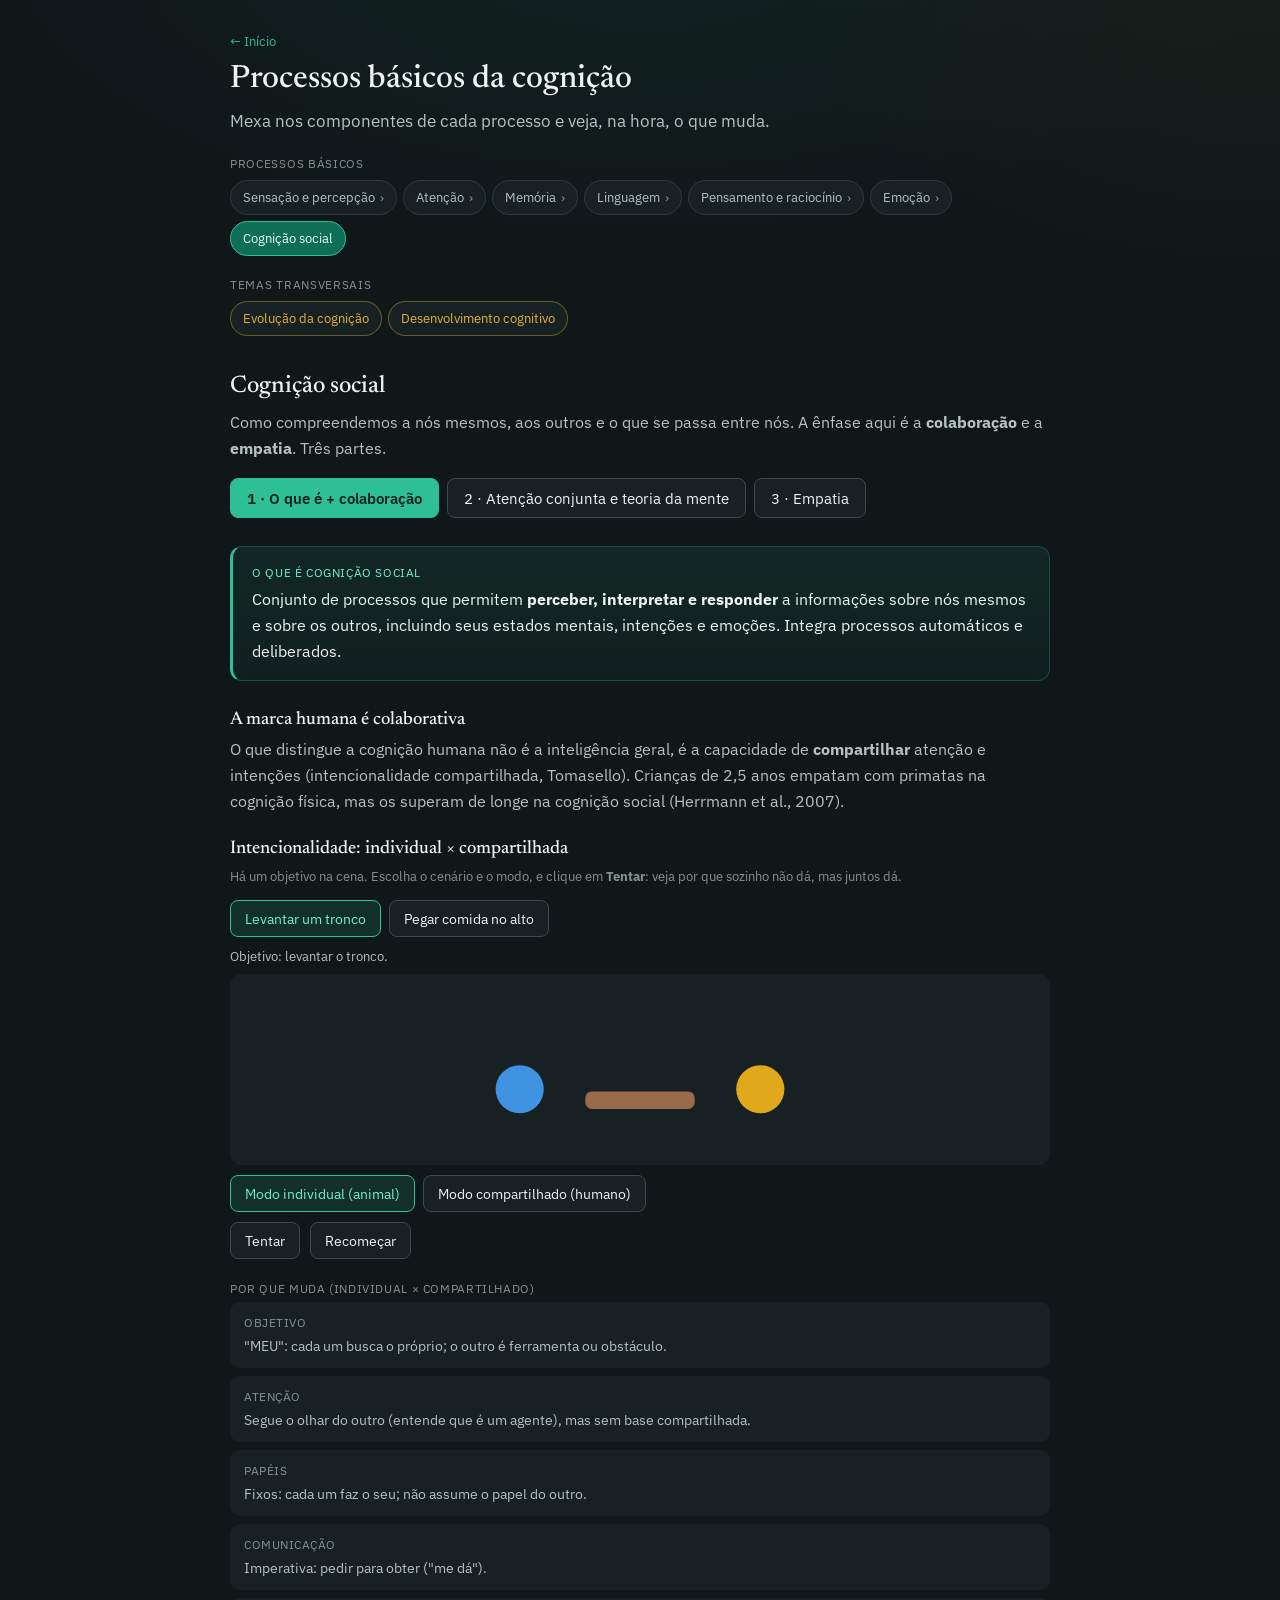
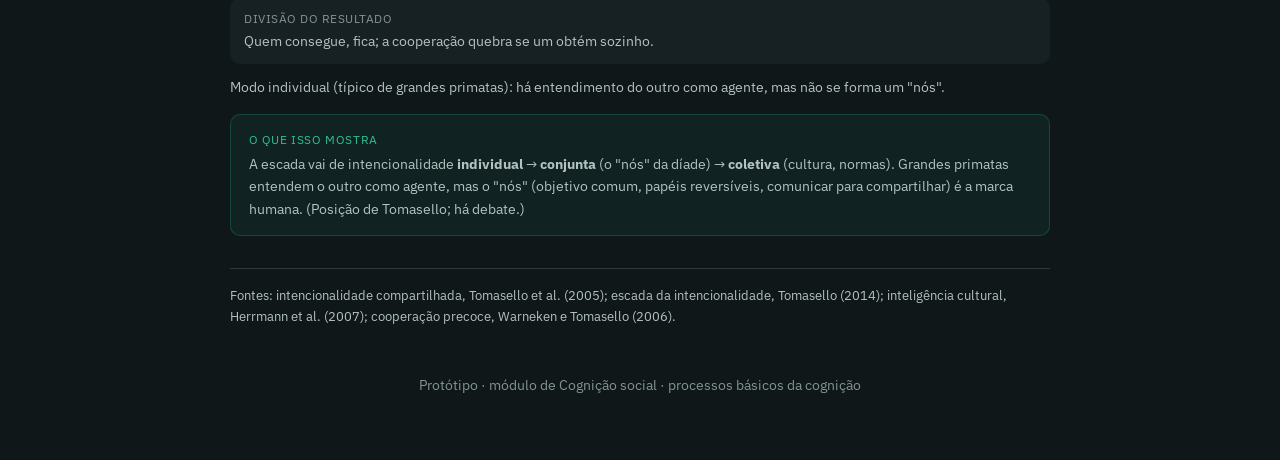
<file: cognicao-social.html>
<!DOCTYPE html>
<html lang="pt-BR">
<head>
<meta charset="UTF-8">
<meta name="viewport" content="width=device-width, initial-scale=1.0">
<title>Processos Básicos · Cognição social</title>
<link rel="preconnect" href="https://fonts.googleapis.com">
<link rel="preconnect" href="https://fonts.gstatic.com" crossorigin>
<link href="https://fonts.googleapis.com/css2?family=Newsreader:opsz,wght@6..72,400;6..72,500&family=IBM+Plex+Sans:wght@400;500;600&display=swap" rel="stylesheet">
<link rel="stylesheet" href="estilos.css?v=2026-11-16c">
<style>
  :root{
    --text-accent:var(--teal); --text-secondary:var(--ink-soft); --text-muted:var(--ink-dim);
    --text-primary:var(--ink); --text-success:#5bbf46; --text-danger:#e24b4a; --text-warning:var(--amber);
    --surface-1:var(--bg-soft); --surface-2:var(--card); --bg-accent:rgba(43,180,138,.12);
    --bg-warning:rgba(224,169,27,.12); --border:var(--line); --border-accent:var(--teal); --fill-secondary:rgba(43,180,138,.15);
  }
  button[aria-pressed="true"]{background:rgba(43,180,138,.15); border-color:var(--teal); color:var(--teal-bright)}
  .why{background:rgba(43,180,138,.08); border:1px solid rgba(43,180,138,.25); border-radius:10px; padding:.9rem 1.1rem; margin-top:1rem}
  .why .k{font-size:12px; text-transform:uppercase; letter-spacing:.05em; color:var(--teal); margin-bottom:4px}
  .why .v{font-size:14px; color:var(--ink-soft)}
  .how{font-size:13px; color:var(--ink-dim); margin:.2rem 0 .8rem}
  .subtitle{font-size:.78rem; text-transform:uppercase; letter-spacing:.05em; color:var(--ink-dim); margin:2rem 0 .2rem}
  .card ul{margin:.4rem 0 0; padding-left:1.1rem} .card li{font-size:.88rem; color:var(--ink-soft); margin:2px 0}
</style>
</head>
<body>
<div class="wrap">

  <div class="crumb"><a href="index.html">← Início</a></div>
  <a class="home" href="index.html"><h1>Processos básicos da cognição</h1></a>
  <p class="lead">Mexa nos componentes de cada processo e veja, na hora, o que muda.</p>

  <p class="navlabel">Processos básicos</p>
  <nav class="pipeline" aria-label="Etapas do processamento da informação">
    <a class="stage" href="sensacao-percepcao.html">Sensação e percepção<span class="arrow"> ›</span></a>
    <a class="stage" href="atencao.html">Atenção<span class="arrow"> ›</span></a>
    <a class="stage" href="memoria.html">Memória<span class="arrow"> ›</span></a>
    <a class="stage" href="linguagem.html">Linguagem<span class="arrow"> ›</span></a>
    <a class="stage" href="pensamento.html">Pensamento e raciocínio<span class="arrow"> ›</span></a>
    <a class="stage" href="emocao.html">Emoção<span class="arrow"> ›</span></a>
    <span class="stage active">Cognição social</span>
  </nav>
  <p class="navlabel">Temas transversais</p>
  <nav class="pipeline themes" aria-label="Temas transversais">
    <a class="stage theme" href="evolucao-cognicao.html">Evolução da cognição</a>
    <a class="stage theme" href="desenvolvimento-cognitivo.html">Desenvolvimento cognitivo</a>
  </nav>

  <h2>Cognição social</h2>
  <p class="muted">Como compreendemos a nós mesmos, aos outros e o que se passa entre nós. A ênfase aqui é a <b>colaboração</b> e a <b>empatia</b>. Três partes.</p>

  <div class="subnav">
    <button data-tab="m1" aria-pressed="true">1 · O que é + colaboração</button>
    <button data-tab="m2" aria-pressed="false">2 · Atenção conjunta e teoria da mente</button>
    <button data-tab="m3" aria-pressed="false">3 · Empatia</button>
  </div>

  <!-- ===================== M1 ===================== -->
  <section id="m1">
    <div class="def">
      <div class="k">O que é cognição social</div>
      Conjunto de processos que permitem <b>perceber, interpretar e responder</b> a informações sobre nós mesmos e sobre os outros, incluindo seus estados mentais, intenções e emoções. Integra processos automáticos e deliberados.
    </div>

    <h3>A marca humana é colaborativa</h3>
    <p class="muted" style="margin-top:0">O que distingue a cognição humana não é a inteligência geral, é a capacidade de <b>compartilhar</b> atenção e intenções (intencionalidade compartilhada, Tomasello). Crianças de 2,5 anos empatam com primatas na cognição física, mas os superam de longe na cognição social (Herrmann et al., 2007).</p>

    <h3 style="margin-top:1.5rem">Intencionalidade: individual × compartilhada</h3>
    <p class="how">Há um objetivo na cena. Escolha o cenário e o modo, e clique em <b>Tentar</b>: veja por que sozinho não dá, mas juntos dá.</p>

    <div style="display:flex; gap:8px; flex-wrap:wrap; margin-bottom:10px">
      <button class="scn" data-s="tronco" aria-pressed="true">Levantar um tronco</button>
      <button class="scn" data-s="comida" aria-pressed="false">Pegar comida no alto</button>
    </div>
    <div id="goal" style="font-size:13px; color:var(--text-secondary); margin-bottom:6px"></div>
    <div style="background:var(--surface-1); border-radius:12px; padding:.5rem; margin-bottom:10px">
    <svg id="scene" viewBox="0 0 400 160" style="width:100%; display:block; max-height:175px">
      <path id="link" d="M90,74 Q200,24 310,74" fill="none" stroke="var(--text-accent)" stroke-width="3" stroke-dasharray="6 5" opacity="0"/>
      <text id="we" x="200" y="30" text-anchor="middle" font-size="15" fill="var(--text-accent)" opacity="0">NÓS</text>
      <circle id="agentL" cx="90" cy="98" r="22" fill="#3f93e0" style="transition:cx .5s, cy .5s"/>
      <circle id="agentR" cx="310" cy="98" r="22" fill="#e0a91b" style="transition:cx .5s, cy .5s"/>
      <rect id="tronco" x="150" y="100" width="100" height="16" rx="6" fill="#9a6b4a" style="transition:x .12s, y .5s"/>
      <circle id="comida" cx="200" cy="36" r="13" fill="#d85a30" opacity="0" style="transition:cx .5s, cy .5s, opacity .4s"/>
    </svg>
    </div>
    <div style="display:flex; gap:8px; margin-bottom:10px">
      <button class="md" data-m="ind" aria-pressed="true">Modo individual (animal)</button>
      <button class="md" data-m="sha" aria-pressed="false">Modo compartilhado (humano)</button>
    </div>
    <div style="display:flex; gap:10px; align-items:center; flex-wrap:wrap; margin-bottom:12px">
      <button id="try">Tentar</button><button id="reset-try">Recomeçar</button>
      <span id="try-res" style="font-size:14px; min-height:1.3em"></span>
    </div>
    <p style="font-size:.78rem; text-transform:uppercase; letter-spacing:.05em; color:var(--ink-dim); margin:1.25rem 0 .2rem">Por que muda (individual × compartilhado)</p>
    <div id="dims" style="display:grid; gap:8px"></div>
    <div id="cap" style="font-size:14px; color:var(--text-secondary); margin-top:12px"></div>

    <div class="why"><div class="k">O que isso mostra</div><div class="v">A escada vai de intencionalidade <b>individual</b> → <b>conjunta</b> (o "nós" da díade) → <b>coletiva</b> (cultura, normas). Grandes primatas entendem o outro como agente, mas o "nós" (objetivo comum, papéis reversíveis, comunicar para compartilhar) é a marca humana. (Posição de Tomasello; há debate.)</div></div>
    <div class="sources">Fontes: intencionalidade compartilhada, Tomasello et al. (2005); escada da intencionalidade, Tomasello (2014); inteligência cultural, Herrmann et al. (2007); cooperação precoce, Warneken e Tomasello (2006).</div>
  </section>

  <!-- ===================== M2 ===================== -->
  <section id="m2" class="hidden">
    <div class="def">
      <div class="k">Os domínios se constroem em cascata</div>
      As habilidades sociais simples são a base das complexas: o interesse por pessoas leva à atenção conjunta, que leva à tomada de perspectiva, que leva à teoria da mente.
    </div>
    <div class="flow">
      <div class="box">Motivação social<br><span class="dim">primeiros meses</span></div>
      <div class="arr">→</div>
      <div class="box">Atenção conjunta<br><span class="dim">~9 meses</span></div>
      <div class="arr">→</div>
      <div class="box">Tomada de perspectiva<br><span class="dim">~18–24 meses</span></div>
      <div class="arr">→</div>
      <div class="box">Teoria da mente<br><span class="dim">~4–5 anos</span></div>
    </div>

    <p class="subtitle">Atenção conjunta</p>
    <h3 style="margin-top:.2rem">Seguir o olhar</h3>
    <p class="how">O rosto olha para um lado. Quando o ponto aparecer, diga de que lado ele está, o mais rápido possível. (O olhar não prevê o lado.)</p>
    <div style="background:var(--surface-1); border-radius:12px; padding:.5rem">
    <svg id="face" viewBox="0 0 600 220" style="width:100%; display:block">
      <rect id="boxL" x="20" y="80" width="70" height="60" rx="10" fill="none" stroke="var(--border)" stroke-width="2"/>
      <rect id="boxR" x="510" y="80" width="70" height="60" rx="10" fill="none" stroke="var(--border)" stroke-width="2"/>
      <circle id="tgt" cx="55" cy="110" r="15" fill="#e0a91b" opacity="0"/>
      <circle cx="300" cy="110" r="62" fill="none" stroke="var(--text-secondary)" stroke-width="3"/>
      <ellipse cx="278" cy="100" rx="16" ry="11" fill="#fff"/><ellipse cx="322" cy="100" rx="16" ry="11" fill="#fff"/>
      <circle id="pL" cx="278" cy="100" r="6" fill="#1a2b3a" style="transition:cx .2s"/><circle id="pR" cx="322" cy="100" r="6" fill="#1a2b3a" style="transition:cx .2s"/>
      <path d="M285,132 Q300,142 315,132" stroke="var(--text-secondary)" stroke-width="3" fill="none"/>
    </svg>
    </div>
    <div style="display:flex; gap:8px; justify-content:center; margin:12px 0"><button id="g-start">Começar</button><button id="ansL">◀ esquerda</button><button id="ansR">direita ▶</button></div>
    <div id="g-fb" style="text-align:center; font-size:14px; min-height:1.3em"></div>
    <div id="g-res" style="margin-top:1rem"></div>

    <p class="subtitle">Teoria da mente</p>
    <h3 style="margin-top:.2rem">Sally-Anne (falsa crença)</h3>
    <p class="how">Avance a história e responda onde a Sally vai procurar a bola.</p>
    <div style="background:var(--surface-1); border-radius:12px; padding:.5rem">
    <svg id="san" viewBox="0 0 600 300" style="width:100%; display:block">
      <g id="sally" style="transition:opacity .4s"><circle cx="95" cy="110" r="20" fill="#e0a91b"/><rect x="80" y="132" width="30" height="46" rx="10" fill="#e0a91b"/><text x="95" y="196" text-anchor="middle" font-size="13" fill="var(--text-secondary)">Sally</text></g>
      <g id="anne"><circle cx="505" cy="110" r="20" fill="#3f93e0"/><rect x="490" y="132" width="30" height="46" rx="10" fill="#3f93e0"/><text x="505" y="196" text-anchor="middle" font-size="13" fill="var(--text-secondary)">Anne</text></g>
      <rect x="200" y="210" width="100" height="64" rx="8" fill="none" stroke="#9c7a3a" stroke-width="3"/><text x="250" y="292" text-anchor="middle" font-size="13" fill="var(--text-secondary)">cesta (Sally)</text>
      <rect x="350" y="210" width="100" height="64" rx="6" fill="#2a3a42" stroke="#5b7ca8" stroke-width="3"/><text x="400" y="292" text-anchor="middle" font-size="13" fill="var(--text-secondary)">caixa (Anne)</text>
      <circle id="ball" cx="95" cy="150" r="14" fill="#5bbf46" style="transition:cx .5s, cy .5s"/>
    </svg>
    </div>
    <div id="san-narr" style="font-size:15px; margin:12px 0; min-height:2.6em"></div>
    <div id="san-ctrl" style="display:flex; gap:8px; flex-wrap:wrap"></div>

    <div class="why"><div class="k">O que isso mostra</div><div class="v">Seguir o olhar é a raiz da <b>atenção conjunta</b>: a atenção do outro puxa a sua automaticamente. A Sally-Anne mostra a <b>teoria da mente</b>: inferir que o outro age pela crença dele (que pode ser falsa), não pela realidade. Uma é base da outra na cascata.</div></div>
    <div class="sources">Fontes: atenção conjunta, Carpenter, Nagell e Tomasello (1998); falsa crença, Baron-Cohen, Leslie e Frith (1985); escala de teoria da mente, Wellman e Liu (2004).</div>
  </section>

  <!-- ===================== M3 ===================== -->
  <section id="m3" class="hidden">
    <div class="def">
      <div class="k">Três eixos</div>
      A cognição social se organiza em cognição <b>autodirigida</b> (sobre si), <b>dirigida ao outro</b> (sobre terceiros) e <b>compartilhada</b> (a ponte entre as duas).
    </div>
    <div class="cards">
      <div class="card"><h4>Autodirigida (self)</h4><ul><li>Autorreferência e autoconhecimento</li><li>Esquemas pessoais</li><li>Autorregulação</li></ul></div>
      <div class="card"><h4>Dirigida ao outro</h4><ul><li>Reconhecer o agente e pistas sociais</li><li>Reconhecer emoções</li><li>Teoria da mente</li></ul></div>
      <div class="card"><h4>Compartilhada (a ponte)</h4><ul><li>Atenção conjunta</li><li>Ressonância e contágio afetivo</li><li>Empatia e comunicação</li></ul></div>
    </div>

    <h3 style="margin-top:1.75rem">A ponte: ressonância</h3>
    <p class="muted" style="margin-top:0">Ao ver alguém agir, ativamos as mesmas áreas motoras (ressonância motora, neurônios-espelho); ao ver alguém num estado afetivo, ativamos as mesmas regiões emocionais (contágio afetivo: amígdala, ínsula, cingulado). Sentimos um eco do outro.</p>

    <h3 style="margin-top:1.5rem">As três empatias</h3>
    <p class="how">Empatia não é um bloco único. Ligue e desligue os três processos e veja como são separáveis.</p>
    <div style="display:flex; gap:8px; flex-wrap:wrap; margin-bottom:12px">
      <button class="emp" data-e="af" aria-pressed="false">Empatia afetiva</button>
      <button class="emp" data-e="co" aria-pressed="false">Empatia cognitiva</button>
      <button class="emp" data-e="pr" aria-pressed="false">Comportamento pró-social</button>
    </div>
    <div id="emp-out" style="background:var(--surface-1); border-radius:10px; padding:1rem; font-size:15px; min-height:3.4em"></div>

    <div class="why"><div class="k">O que isso mostra</div><div class="v">São três processos separáveis (de Waal): <b>afetiva</b> (sentir junto, ressonância), <b>cognitiva</b> (compreender, teoria da mente) e <b>comportamento pró-social</b> (agir). O pró-social é uma consequência frequente da empatia, não parte dela; e sentir/entender não garante agir. Confundi-los gera erros conceituais.</div></div>
    <div class="sources">Fontes: ressonância e espelho, Rizzolatti et al. (2001), Iacoboni (2009); contágio afetivo, Molenberghs et al. (2012); empatia em três processos, de Waal (2021). Integra com o módulo de Emoção (amígdala como hub; regulação como subdomínio social).</div>
  </section>

  <footer>Protótipo · módulo de Cognição social · processos básicos da cognição</footer>
</div>

<script>
/* ===== TABS ===== */
(function(){ const btns=document.querySelectorAll('.subnav button'), secs={m1:document.getElementById('m1'),m2:document.getElementById('m2'),m3:document.getElementById('m3')};
  btns.forEach(b=>b.onclick=()=>{ const t=b.dataset.tab; btns.forEach(x=>x.setAttribute('aria-pressed',x===b)); for(const k in secs) secs[k].classList.toggle('hidden',k!==t); document.dispatchEvent(new CustomEvent('pb:tab',{detail:t})); }); })();

/* ===== M1: COMPARADOR DE INTENCIONALIDADE ===== */
(function(){
  const DIMS=[
    {k:'Objetivo', ind:'"MEU": cada um busca o próprio; o outro é ferramenta ou obstáculo.', sha:'"NOSSO": uma meta comum, agimos juntos.'},
    {k:'Atenção', ind:'Segue o olhar do outro (entende que é um agente), mas sem base compartilhada.', sha:'Atenção conjunta com base compartilhada: sei que você sabe que eu sei.'},
    {k:'Papéis', ind:'Fixos: cada um faz o seu; não assume o papel do outro.', sha:'Complementares e reversíveis: entendo seu papel e poderia trocá-lo.'},
    {k:'Comunicação', ind:'Imperativa: pedir para obter ("me dá").', sha:'Declarativa e informativa: compartilhar ("olha aquilo") e ajudar ("está ali").'},
    {k:'Divisão do resultado', ind:'Quem consegue, fica; a cooperação quebra se um obtém sozinho.', sha:'Dividir o ganho e re-engajar o parceiro.'}
  ];
  const g=id=>document.getElementById(id), dims=g('dims'), res=g('try-res');
  const aL=g('agentL'), aR=g('agentR'), tronco=g('tronco'), comida=g('comida');
  let mode='ind', scn='tronco', busy=false;
  function reset(){ busy=false; aL.setAttribute('cx',90); aL.setAttribute('cy',98); aR.setAttribute('cx',310); aR.setAttribute('cy',98);
    tronco.setAttribute('x',150); tronco.setAttribute('y',100); comida.setAttribute('cx',200); comida.setAttribute('cy',36);
    tronco.setAttribute('opacity', scn==='tronco'?'1':'0'); comida.setAttribute('opacity', scn==='comida'?'1':'0');
    g('link').setAttribute('opacity', mode==='sha'?'1':'0'); g('we').setAttribute('opacity', mode==='sha'?'1':'0');
    g('goal').textContent='Objetivo: '+(scn==='tronco'?'levantar o tronco.':'pegar a comida lá no alto.'); res.textContent=''; }
  function render(){ dims.innerHTML=DIMS.map(d=>{ const v=mode==='ind'?d.ind:d.sha, col=mode==='ind'?'var(--text-secondary)':'var(--text-accent)';
      return '<div style="background:var(--surface-1); border-radius:10px; padding:.7rem .9rem"><div style="font-size:12px; text-transform:uppercase; letter-spacing:.04em; color:var(--text-muted)">'+d.k+'</div><div style="font-size:14px; margin-top:2px; color:'+col+'">'+v+'</div></div>'; }).join('');
    g('cap').textContent= mode==='ind'? 'Modo individual (típico de grandes primatas): há entendimento do outro como agente, mas não se forma um "nós".' : 'Modo compartilhado (humano): surge o "nós": objetivo comum, papéis reversíveis e comunicação para compartilhar, não só para pedir.'; reset(); }
  function tryIt(){ if(busy)return; busy=true; res.textContent='';
    if(scn==='tronco'){
      if(mode==='sha'){ aL.setAttribute('cx',168); aR.setAttribute('cx',232); setTimeout(()=>{ tronco.setAttribute('y',70); },350); res.innerHTML='<span style="color:var(--text-success)">Conseguiram! A meta é NOSSA: cada um faz a sua parte e o tronco sobe.</span>'; }
      else { aL.setAttribute('cx',124); let n=0; const w=setInterval(()=>{ tronco.setAttribute('x', n%2?156:144); n++; if(n>5){ clearInterval(w); tronco.setAttribute('x',150); aL.setAttribute('cx',90); busy=false; } },110); res.innerHTML='<span style="color:var(--text-danger)">Sozinho não levanta. No modo individual, o outro é obstáculo, não parceiro.</span>'; }
    } else {
      if(mode==='sha'){ aR.setAttribute('cx',150); setTimeout(()=>{ aL.setAttribute('cy',58); },350); setTimeout(()=>{ comida.setAttribute('cx',90); comida.setAttribute('cy',58); },800); setTimeout(()=>{ comida.setAttribute('opacity','0'); },1300); res.innerHTML='<span style="color:var(--text-success)">Conseguiram! Com papéis que se completam (um apoia o outro), vocês alcançam.</span>'; }
      else { aL.setAttribute('cy',60); setTimeout(()=>{ aL.setAttribute('cy',98); busy=false; },550); res.innerHTML='<span style="color:var(--text-danger)">Pulando sozinho, não alcança: falta o parceiro com papel complementar.</span>'; }
    }
  }
  document.querySelectorAll('.md').forEach(b=>b.onclick=()=>{ mode=b.dataset.m; document.querySelectorAll('.md').forEach(x=>x.setAttribute('aria-pressed',x.dataset.m===mode)); render(); });
  document.querySelectorAll('.scn').forEach(b=>b.onclick=()=>{ scn=b.dataset.s; document.querySelectorAll('.scn').forEach(x=>x.setAttribute('aria-pressed',x.dataset.s===scn)); render(); });
  g('try').onclick=tryIt; g('reset-try').onclick=reset; render();
})();

/* ===== M2a: SEGUIR O OLHAR ===== */
(function(){
  const g=id=>document.getElementById(id), pL=g('pL'), pR=g('pR'), tgt=g('tgt'), fb=g('g-fb'), res=g('g-res');
  const startBtn=g('g-start');
  let gaze='L', target='L', t0=0, ready=false, trials=[], running=false, timer=0;
  /* O relógio só corre depois do clique em Começar. Trocar de aba pausa e descarta a tentativa em curso. */
  function setRunning(on,label){ running=on; clearTimeout(timer); ready=false; t0=0; tgt.setAttribute('opacity','0'); startBtn.classList.toggle('hidden',on); if(label) startBtn.textContent=label;
    g('ansL').disabled=g('ansR').disabled=!on; if(on) next(); }
  function gazeTo(d){ const off=d==='L'?-8:8; pL.setAttribute('cx',278+off); pR.setAttribute('cx',322+off); }
  function next(){ if(!running)return; ready=false; tgt.setAttribute('opacity','0'); fb.textContent=''; gaze=Math.random()<0.5?'L':'R'; gazeTo(gaze);
    timer=setTimeout(()=>{ target=Math.random()<0.5?'L':'R'; tgt.setAttribute('cx', target==='L'?55:545); tgt.setAttribute('opacity','1'); t0=performance.now(); ready=true; }, 650+Math.random()*300); }
  function answer(side){ if(!ready)return; const rt=performance.now()-t0; ready=false; const correct=side===target, valid=gaze===target; trials.push({rt,correct,valid});
    fb.innerHTML=correct?'<span style="color:var(--text-success)">certo ('+Math.round(rt)+' ms)</span>':'<span style="color:var(--text-danger)">era '+(target==='L'?'esquerda':'direita')+'</span>'; draw(); timer=setTimeout(next,600); }
  function mean(a){ return a.length?Math.round(a.reduce((x,y)=>x+y,0)/a.length)+' ms' : '<span style="font-size:14px; font-weight:400">sem dados suficientes</span>'; } /* sem acertos na condição: não mostrar 0 ms */
  function draw(){ const ok=trials.filter(t=>t.correct), v=mean(ok.filter(t=>t.valid).map(t=>t.rt)), iv=mean(ok.filter(t=>!t.valid).map(t=>t.rt));
    res.innerHTML='<div style="display:flex; gap:10px"><div style="flex:1; background:var(--surface-1); border-radius:10px; padding:.8rem"><div style="font-size:13px; color:var(--text-secondary)">Olhar apontava p/ o alvo</div><div style="font-size:22px; font-weight:500; color:var(--text-success)">'+v+'</div></div><div style="flex:1; background:var(--surface-1); border-radius:10px; padding:.8rem"><div style="font-size:13px; color:var(--text-secondary)">Olhar p/ o lado oposto</div><div style="font-size:22px; font-weight:500; color:var(--text-warning)">'+iv+'</div></div></div>'+(trials.length>=8?'<p style="font-size:13px; color:var(--text-muted); margin-top:.8rem">Mesmo sem prever nada, o olhar do rosto puxa sua atenção: você responde mais rápido quando ele aponta para o alvo. É a base da atenção conjunta.</p>':'<p style="font-size:12px; color:var(--text-muted); margin-top:.6rem">faça algumas tentativas para ver a diferença</p>'); }
  g('ansL').onclick=()=>answer('L'); g('ansR').onclick=()=>answer('R');
  startBtn.onclick=()=>setRunning(true);
  document.addEventListener('pb:tab',e=>{ if(running&&e.detail!=='m2'){ setRunning(false,'Continuar'); fb.textContent='Pausado. Clique em Continuar.'; } });
  draw(); setRunning(false);
})();

/* ===== M2b: SALLY-ANNE ===== */
(function(){
  const g=id=>document.getElementById(id), ball=g('ball'), sally=g('sally'), narr=g('san-narr'), ctrl=g('san-ctrl');
  const CESTA=250, CAIXA=400; let idx=0;
  const STEPS=[
    {n:'Esta é a Sally (com a cesta) e a Anne (com a caixa). A Sally tem uma bola.', do:()=>{ball.setAttribute('cx',95);ball.setAttribute('cy',150);sally.style.opacity=1;}},
    {n:'A Sally guarda a bola na cesta dela.', do:()=>{ball.setAttribute('cx',CESTA);ball.setAttribute('cy',240);}},
    {n:'A Sally sai da sala (não vê mais nada).', do:()=>{sally.style.opacity=.12;}},
    {n:'Enquanto a Sally está fora, a Anne passa a bola da cesta para a caixa.', do:()=>{ball.setAttribute('cx',CAIXA);}},
    {n:'A Sally volta para pegar a bola. Onde ela vai procurar primeiro?', do:()=>{sally.style.opacity=1;}}
  ];
  function render(){ const s=STEPS[idx]; s.do(); narr.textContent=s.n; ctrl.innerHTML='';
    if(idx<STEPS.length-1){ const b=document.createElement('button'); b.textContent='Próximo'; b.onclick=()=>{idx++;render();}; ctrl.appendChild(b); }
    else { ['cesta','caixa'].forEach(opt=>{ const b=document.createElement('button'); b.textContent='Na '+opt; b.onclick=()=>answer(opt); ctrl.appendChild(b); }); } }
  function answer(opt){ ctrl.innerHTML='';
    if(opt==='cesta') narr.innerHTML='<span style="color:var(--text-success)">Isso. A Sally procura na cesta</span>, porque foi lá que ela deixou a bola. Ela não viu a troca, então tem uma <b>crença falsa</b>. Inferir isso é teoria da mente.';
    else narr.innerHTML='<span style="color:var(--text-danger)">Essa é a resposta de quem ainda não separa "o que eu sei" de "o que a Sally sabe".</span> A bola está na caixa, mas a Sally não viu a troca: ela procura na <b>cesta</b> (crença falsa). Crianças abaixo de ~4 anos costumam errar aqui.';
    const b=document.createElement('button'); b.textContent='Recomeçar'; b.onclick=()=>{idx=0;render();}; ctrl.appendChild(b); }
  render();
})();

/* ===== M3: AS TRÊS EMPATIAS ===== */
(function(){
  const st={af:false,co:false,pr:false}, out=document.getElementById('emp-out');
  function desc(){ if(!st.af&&!st.co&&!st.pr) return 'Sem ressonância, sem compreensão e sem ação: indiferença.';
    const p=[]; if(st.af)p.push('você sente um eco do que o outro sente (ressonância afetiva: amígdala, ínsula)'); if(st.co)p.push('você compreende o que o outro pensa e sente, mesmo sem sentir junto (teoria da mente)'); if(st.pr)p.push('você age para ajudar');
    let r=''; if(st.af&&st.co&&!st.pr) r='Sente e entende, mas não age: empatia não garante ajuda.'; else if(st.co&&!st.af) r='Compreende sem ressoar: dá para entender o outro "de fora".'; else if(st.af&&!st.co) r='Sente junto sem necessariamente compreender (contágio afetivo).'; else if(st.pr&&!st.af&&!st.co) r='Ajuda sem ressoar nem compreender: o pró-social pode vir por outras vias.'; else if(st.af&&st.co&&st.pr) r='Sentir + compreender + agir: o caso completo.';
    return p.join('; ')+'.'+(r?' '+r:''); }
  function render(){ out.textContent=desc(); document.querySelectorAll('.emp').forEach(b=>b.setAttribute('aria-pressed', st[b.dataset.e])); }
  document.querySelectorAll('.emp').forEach(b=>b.onclick=()=>{ st[b.dataset.e]=!st[b.dataset.e]; render(); }); render();
})();
</script>
</body>
</html>
</file>
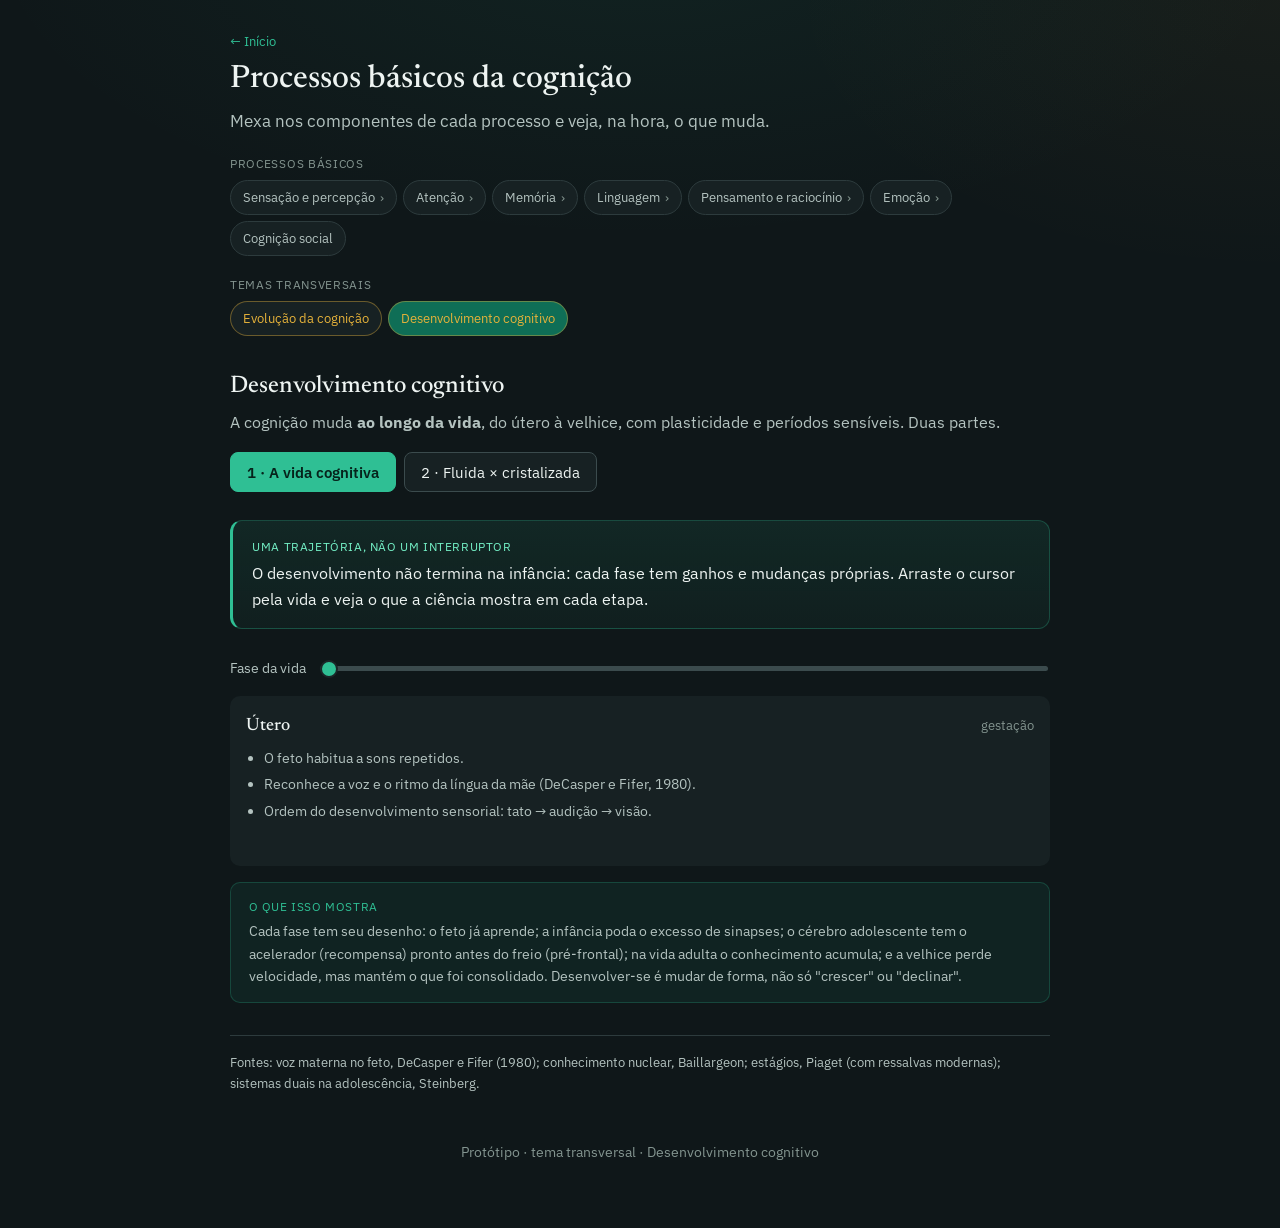
<file: desenvolvimento-cognitivo.html>
<!DOCTYPE html>
<html lang="pt-BR">
<head>
<meta charset="UTF-8">
<meta name="viewport" content="width=device-width, initial-scale=1.0">
<title>Temas Transversais · Desenvolvimento cognitivo</title>
<link rel="preconnect" href="https://fonts.googleapis.com">
<link rel="preconnect" href="https://fonts.gstatic.com" crossorigin>
<link href="https://fonts.googleapis.com/css2?family=Newsreader:opsz,wght@6..72,400;6..72,500&family=IBM+Plex+Sans:wght@400;500;600&display=swap" rel="stylesheet">
<link rel="stylesheet" href="estilos.css?v=2026-11-16c">
<style>
  :root{
    --text-accent:var(--teal); --text-secondary:var(--ink-soft); --text-muted:var(--ink-dim);
    --text-primary:var(--ink); --text-success:#5bbf46; --text-danger:#e24b4a; --text-warning:var(--amber);
    --surface-1:var(--bg-soft); --surface-2:var(--card); --bg-accent:rgba(43,180,138,.12);
    --bg-warning:rgba(224,169,27,.12); --border:var(--line); --border-accent:var(--teal); --fill-secondary:rgba(43,180,138,.15);
  }
  button[aria-pressed="true"]{background:rgba(43,180,138,.15); border-color:var(--teal); color:var(--teal-bright)}
  .why{background:rgba(43,180,138,.08); border:1px solid rgba(43,180,138,.25); border-radius:10px; padding:.9rem 1.1rem; margin-top:1rem}
  .why .k{font-size:12px; text-transform:uppercase; letter-spacing:.05em; color:var(--teal); margin-bottom:4px}
  .why .v{font-size:14px; color:var(--ink-soft)}
  .how{font-size:13px; color:var(--ink-dim); margin:.2rem 0 .8rem}
  #dc-card ul{margin:.4rem 0 0; padding-left:1.1rem} #dc-card li{font-size:14px; color:var(--ink-soft); margin:4px 0}
</style>
</head>
<body>
<div class="wrap">

  <div class="crumb"><a href="index.html">← Início</a></div>
  <a class="home" href="index.html"><h1>Processos básicos da cognição</h1></a>
  <p class="lead">Mexa nos componentes de cada processo e veja, na hora, o que muda.</p>

  <p class="navlabel">Processos básicos</p>
  <nav class="pipeline" aria-label="Etapas do processamento da informação">
    <a class="stage" href="sensacao-percepcao.html">Sensação e percepção<span class="arrow"> ›</span></a>
    <a class="stage" href="atencao.html">Atenção<span class="arrow"> ›</span></a>
    <a class="stage" href="memoria.html">Memória<span class="arrow"> ›</span></a>
    <a class="stage" href="linguagem.html">Linguagem<span class="arrow"> ›</span></a>
    <a class="stage" href="pensamento.html">Pensamento e raciocínio<span class="arrow"> ›</span></a>
    <a class="stage" href="emocao.html">Emoção<span class="arrow"> ›</span></a>
    <a class="stage" href="cognicao-social.html">Cognição social</a>
  </nav>
  <p class="navlabel">Temas transversais</p>
  <nav class="pipeline themes" aria-label="Temas transversais">
    <a class="stage theme" href="evolucao-cognicao.html">Evolução da cognição</a>
    <span class="stage theme active">Desenvolvimento cognitivo</span>
  </nav>

  <h2>Desenvolvimento cognitivo</h2>
  <p class="muted">A cognição muda <b>ao longo da vida</b>, do útero à velhice, com plasticidade e períodos sensíveis. Duas partes.</p>

  <div class="subnav">
    <button data-tab="m1" aria-pressed="true">1 · A vida cognitiva</button>
    <button data-tab="m2" aria-pressed="false">2 · Fluida × cristalizada</button>
  </div>

  <!-- M1 -->
  <section id="m1">
    <div class="def">
      <div class="k">Uma trajetória, não um interruptor</div>
      O desenvolvimento não termina na infância: cada fase tem ganhos e mudanças próprias. Arraste o cursor pela vida e veja o que a ciência mostra em cada etapa.
    </div>
    <div style="display:flex; align-items:center; gap:12px; margin:1rem 0"><span style="font-size:14px; color:var(--text-secondary)">Fase da vida</span><input type="range" id="dc-age" min="0" max="4" value="0" step="1" style="flex:1"></div>
    <div id="dc-card" style="background:var(--surface-1); border-radius:10px; padding:1rem; min-height:170px"></div>

    <div class="why"><div class="k">O que isso mostra</div><div class="v">Cada fase tem seu desenho: o feto já aprende; a infância poda o excesso de sinapses; o cérebro adolescente tem o acelerador (recompensa) pronto antes do freio (pré-frontal); na vida adulta o conhecimento acumula; e a velhice perde velocidade, mas mantém o que foi consolidado. Desenvolver-se é mudar de forma, não só "crescer" ou "declinar".</div></div>
    <div class="sources">Fontes: voz materna no feto, DeCasper e Fifer (1980); conhecimento nuclear, Baillargeon; estágios, Piaget (com ressalvas modernas); sistemas duais na adolescência, Steinberg.</div>
  </section>

  <!-- M2 -->
  <section id="m2" class="hidden">
    <div class="def">
      <div class="k">Dois tipos de inteligência</div>
      A inteligência <b>fluida</b> (raciocinar com o novo, velocidade) atinge o auge cedo e depois declina; a <b>cristalizada</b> (conhecimento, vocabulário) sobe e se mantém. Por isso "envelhecer" não é declínio uniforme.
    </div>
    <div style="background:var(--surface-1); border-radius:12px; padding:1rem">
      <svg id="dc-chart" viewBox="0 0 320 200" style="width:100%; display:block"></svg>
    </div>
    <div style="display:flex; align-items:center; gap:12px; margin:12px 0"><span style="font-size:14px; color:var(--text-secondary)">Idade</span><input type="range" id="dc-cage" min="5" max="90" value="22" step="1" style="flex:1"><span id="dc-cage-out" style="font-size:14px; min-width:60px; text-align:right">22 anos</span></div>
    <div id="dc-read" style="font-size:14px; color:var(--text-secondary)"></div>

    <div class="why"><div class="k">O que isso mostra</div><div class="v">As duas curvas se cruzam: quando a fluida começa a cair, a cristalizada ainda está subindo. "Ficar mais velho" troca velocidade por conhecimento acumulado. A reserva cognitiva e a plasticidade ao longo da vida podem mudar bastante essa trajetória.</div></div>
    <div class="sources">Fontes: inteligência fluida e cristalizada, Cattell e Horn; envelhecimento cognitivo, Salthouse; reserva cognitiva, Stern. Curvas ilustrativas, com grande variação entre pessoas.</div>
  </section>

  <footer>Protótipo · tema transversal · Desenvolvimento cognitivo</footer>
</div>

<script>
/* TABS */
(function(){ const b=document.querySelectorAll('.subnav button'), s={m1:document.getElementById('m1'),m2:document.getElementById('m2')};
  b.forEach(x=>x.onclick=()=>{ const t=x.dataset.tab; b.forEach(y=>y.setAttribute('aria-pressed',y===x)); for(const k in s) s[k].classList.toggle('hidden',k!==t); }); })();

/* M1 LINHA DA VIDA */
(function(){
  const ST=[
    {n:'Útero', t:'gestação', b:['O feto habitua a sons repetidos.','Reconhece a voz e o ritmo da língua da mãe (DeCasper e Fifer, 1980).','Ordem do desenvolvimento sensorial: tato → audição → visão.']},
    {n:'Infância', t:'0 a 11 anos', b:['Explosão de sinapses seguida de poda do que não se usa.','Conhecimento nuclear: permanência do objeto aparece antes do que Piaget supunha (Baillargeon).','Explosão da linguagem; teoria da mente por volta dos 4 anos.']},
    {n:'Adolescência', t:'12 a 18 anos', b:['Poda sináptica e mielinização continuam.','O sistema de recompensa amadurece cedo; o pré-frontal, tarde → mais busca de risco e sensação (Steinberg).','O raciocínio abstrato e hipotético melhora.']},
    {n:'Vida adulta', t:'19 a 60 anos', b:['A inteligência fluida está no auge no início da fase.','A inteligência cristalizada (conhecimento, vocabulário) segue subindo.','Consolida-se a expertise em domínios praticados.']},
    {n:'Velhice', t:'60 anos em diante', b:['Caem a velocidade de processamento, a fluida e a memória de trabalho.','A cristalizada permanece relativamente estável.','Reserva cognitiva e plasticidade seguem ativas; ganha-se em experiência e sabedoria.']}
  ];
  const sl=document.getElementById('dc-age'), card=document.getElementById('dc-card');
  function render(){ const s=ST[+sl.value];
    card.innerHTML='<div style="display:flex; justify-content:space-between; align-items:baseline"><div style="font-size:18px; font-weight:500; font-family:Newsreader,serif">'+s.n+'</div><div style="font-size:13px; color:var(--text-muted)">'+s.t+'</div></div><ul>'+s.b.map(x=>'<li>'+x+'</li>').join('')+'</ul>'; }
  sl.oninput=render; render();
})();

/* M2 FLUIDA x CRISTALIZADA */
(function(){
  const AGES=[5,10,15,20,25,30,40,50,60,70,80,90];
  const GF=[.18,.55,.78,.93,.95,.92,.85,.75,.66,.57,.49,.42];
  const GC=[.18,.34,.5,.62,.7,.76,.83,.86,.87,.85,.82,.78];
  const svg=document.getElementById('dc-chart'), W=320,H=200,pad=28;
  const x=a=>pad+(a-5)/85*(W-2*pad), y=v=>H-pad-v*(H-2*pad);
  function poly(arr,col){ const pts=AGES.map((a,i)=>x(a)+','+y(arr[i])).join(' '); return '<polyline points="'+pts+'" fill="none" stroke="'+col+'" stroke-width="2.5"/>'; }
  const sl=document.getElementById('dc-cage'), out=document.getElementById('dc-cage-out'), read=document.getElementById('dc-read');
  function interp(arr,age){ if(age<=AGES[0])return arr[0]; if(age>=AGES[AGES.length-1])return arr[arr.length-1]; for(let i=0;i<AGES.length-1;i++){ if(age>=AGES[i]&&age<=AGES[i+1]){ const f=(age-AGES[i])/(AGES[i+1]-AGES[i]); return arr[i]+f*(arr[i+1]-arr[i]); } } }
  function lvl(v){ return v>0.8?'alta':v>0.55?'média':'mais baixa'; }
  function render(){ const age=+sl.value; out.textContent=age+' anos'; const gf=interp(GF,age), gc=interp(GC,age);
    let base='<line x1="'+pad+'" y1="'+(H-pad)+'" x2="'+(W-pad)+'" y2="'+(H-pad)+'" stroke="var(--border)"/>'+
      '<text x="'+pad+'" y="'+(H-8)+'" font-size="9" fill="var(--text-muted)">5</text><text x="'+(W-pad)+'" y="'+(H-8)+'" font-size="9" fill="var(--text-muted)" text-anchor="end">90 anos</text>'+
      poly(GF,'#3f93e0')+poly(GC,'#e0a91b')+
      '<text x="'+(x(25))+'" y="'+(y(GF[4])-6)+'" font-size="10" fill="#3f93e0">fluida</text>'+
      '<text x="'+(x(55))+'" y="'+(y(GC[8])-6)+'" font-size="10" fill="#e0a91b">cristalizada</text>';
    const mx=x(age); base+='<line x1="'+mx+'" y1="'+pad+'" x2="'+mx+'" y2="'+(H-pad)+'" stroke="var(--text-secondary)" stroke-dasharray="3 3"/>'+
      '<circle cx="'+mx+'" cy="'+y(gf)+'" r="4" fill="#3f93e0"/><circle cx="'+mx+'" cy="'+y(gc)+'" r="4" fill="#e0a91b"/>';
    svg.innerHTML=base;
    read.innerHTML='Aos '+age+' anos: fluida <b style="color:#3f93e0">'+lvl(gf)+'</b>, cristalizada <b style="color:#e0a91b">'+lvl(gc)+'</b>.'+(age>60?' A cristalizada sustenta o desempenho onde a fluida já recuou.':age<25?' A fluida está no auge; a cristalizada ainda vai crescer muito.':''); }
  sl.oninput=render; render();
})();
</script>
</body>
</html>
</file>
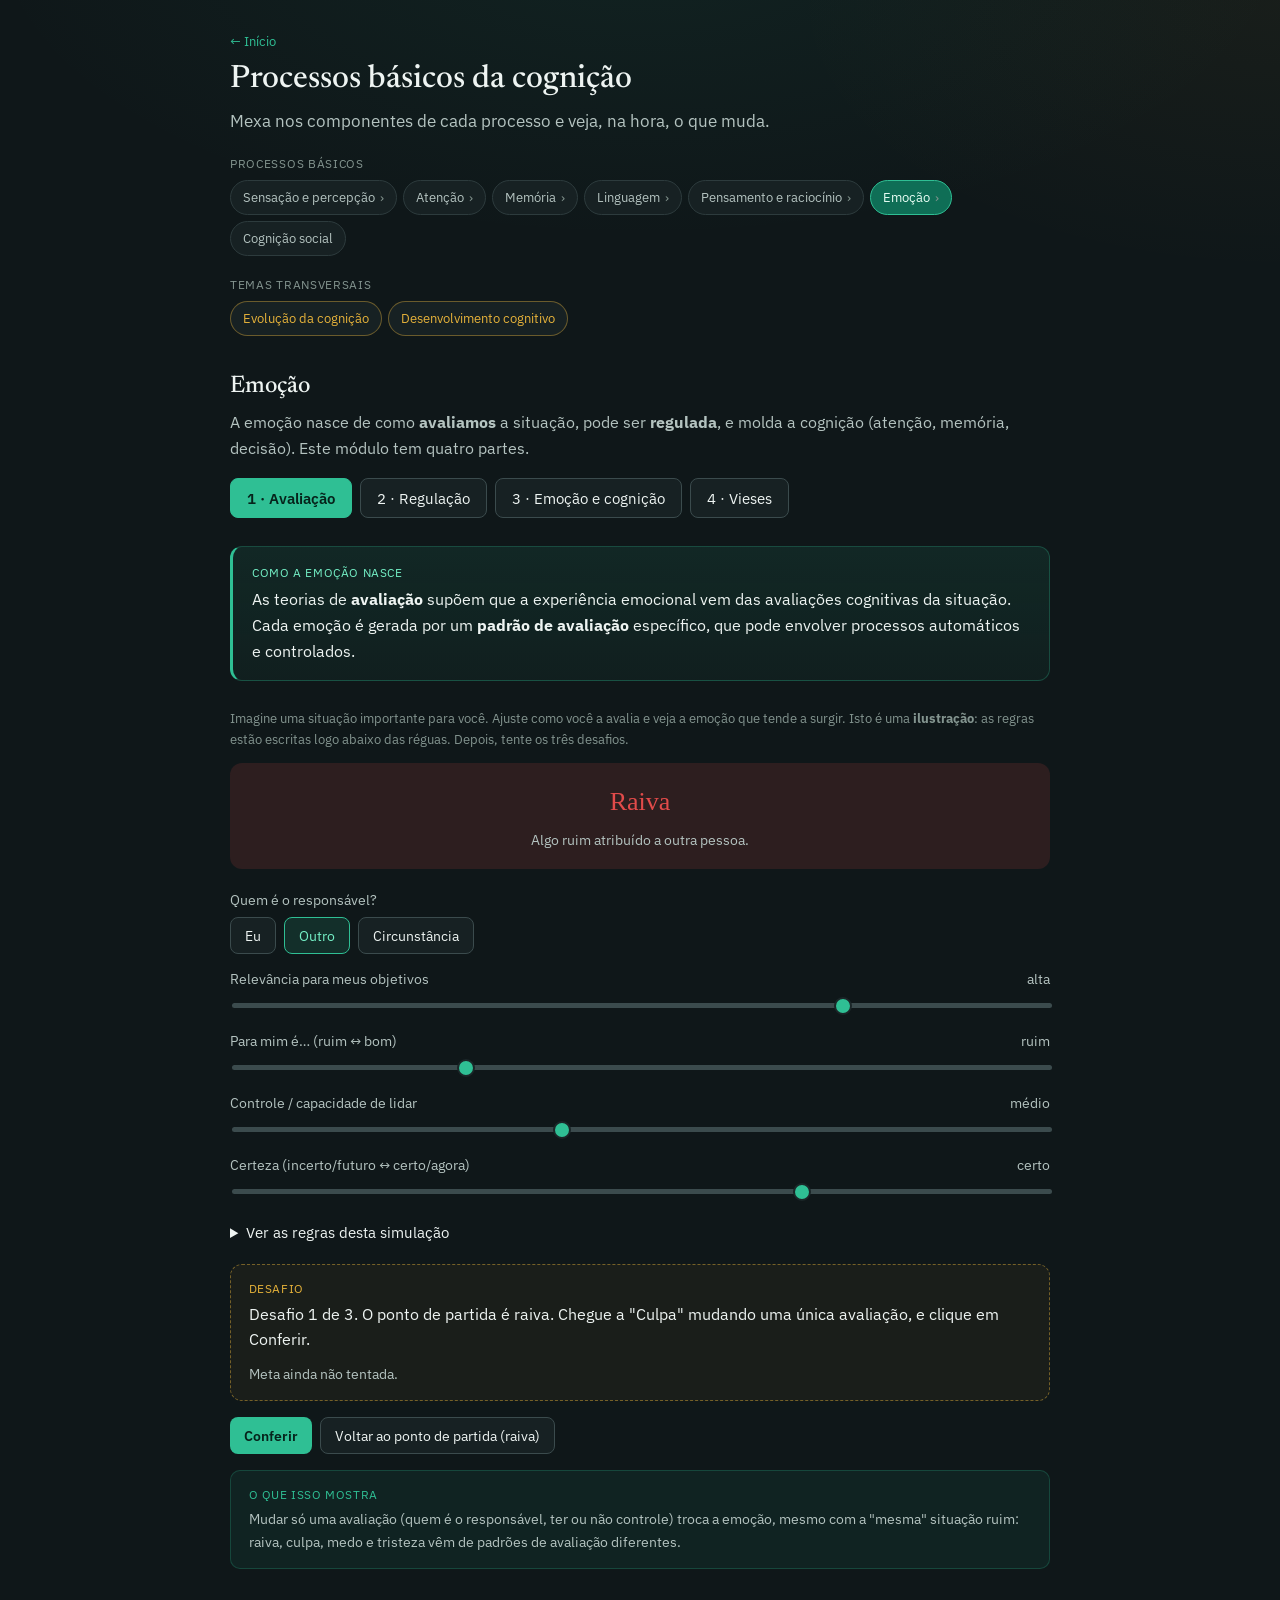
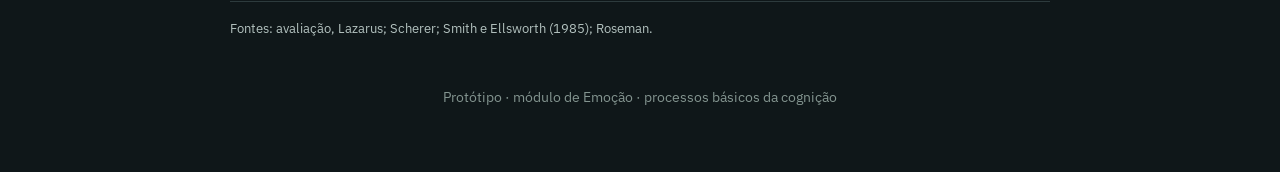
<file: emocao.html>
<!DOCTYPE html>
<html lang="pt-BR">
<head>
<meta charset="UTF-8">
<meta name="viewport" content="width=device-width, initial-scale=1.0">
<title>Processos Básicos · Emoção</title>
<link rel="preconnect" href="https://fonts.googleapis.com">
<link rel="preconnect" href="https://fonts.gstatic.com" crossorigin>
<link href="https://fonts.googleapis.com/css2?family=Newsreader:opsz,wght@6..72,400;6..72,500&family=IBM+Plex+Sans:wght@400;500;600&display=swap" rel="stylesheet">
<link rel="stylesheet" href="estilos.css?v=2026-11-16c">
<style>
  :root{
    --text-accent:var(--teal); --text-secondary:var(--ink-soft); --text-muted:var(--ink-dim);
    --text-primary:var(--ink); --text-success:#5bbf46; --text-danger:#e24b4a; --text-warning:var(--amber);
    --surface-1:var(--bg-soft); --surface-2:var(--card); --bg-accent:rgba(43,180,138,.12);
    --bg-warning:rgba(224,169,27,.12); --border:var(--line); --border-accent:var(--teal); --fill-secondary:rgba(43,180,138,.15);
  }
  button[aria-pressed="true"]{background:rgba(43,180,138,.15); border-color:var(--teal); color:var(--teal-bright)}
  .why{background:rgba(43,180,138,.08); border:1px solid rgba(43,180,138,.25); border-radius:10px; padding:.9rem 1.1rem; margin-top:1rem}
  .why .k{font-size:12px; text-transform:uppercase; letter-spacing:.05em; color:var(--teal); margin-bottom:4px}
  .why .v{font-size:14px; color:var(--ink-soft)}
  .how{font-size:13px; color:var(--ink-dim); margin:.2rem 0 .8rem}
  .acoes{display:flex; gap:8px; flex-wrap:wrap; margin:.6rem 0}
  .regras{margin:1.2rem 0; font-size:.92rem; color:var(--ink-soft)}
  .regras summary{cursor:pointer; color:var(--ink)}
  .regras ol{margin:.6rem 0; padding-left:1.2rem}
  .subtitle{font-size:.78rem; text-transform:uppercase; letter-spacing:.05em; color:var(--ink-dim); margin:2rem 0 .2rem}
</style>
</head>
<body>
<div class="wrap">

  <div class="crumb"><a href="index.html">← Início</a></div>
  <a class="home" href="index.html"><h1>Processos básicos da cognição</h1></a>
  <p class="lead">Mexa nos componentes de cada processo e veja, na hora, o que muda.</p>

  <p class="navlabel">Processos básicos</p>
  <nav class="pipeline" aria-label="Etapas do processamento da informação">
    <a class="stage" href="sensacao-percepcao.html">Sensação e percepção<span class="arrow"> ›</span></a>
    <a class="stage" href="atencao.html">Atenção<span class="arrow"> ›</span></a>
    <a class="stage" href="memoria.html">Memória<span class="arrow"> ›</span></a>
    <a class="stage" href="linguagem.html">Linguagem<span class="arrow"> ›</span></a>
    <a class="stage" href="pensamento.html">Pensamento e raciocínio<span class="arrow"> ›</span></a>
    <span class="stage active">Emoção<span class="arrow"> ›</span></span>
    <a class="stage" href="cognicao-social.html">Cognição social</a>
  </nav>
  <p class="navlabel">Temas transversais</p>
  <nav class="pipeline themes" aria-label="Temas transversais">
    <a class="stage theme" href="evolucao-cognicao.html">Evolução da cognição</a>
    <a class="stage theme" href="desenvolvimento-cognitivo.html">Desenvolvimento cognitivo</a>
  </nav>

  <h2>Emoção</h2>
  <p class="muted">A emoção nasce de como <b>avaliamos</b> a situação, pode ser <b>regulada</b>, e molda a cognição (atenção, memória, decisão). Este módulo tem quatro partes.</p>

  <div class="subnav">
    <button data-tab="m1" aria-pressed="true">1 · Avaliação</button>
    <button data-tab="m2" aria-pressed="false">2 · Regulação</button>
    <button data-tab="m3" aria-pressed="false">3 · Emoção e cognição</button>
    <button data-tab="m4" aria-pressed="false">4 · Vieses</button>
  </div>

  <!-- ===================== M1: AVALIAÇÃO ===================== -->
  <section id="m1">
    <div class="def">
      <div class="k">Como a emoção nasce</div>
      As teorias de <b>avaliação</b> supõem que a experiência emocional vem das avaliações cognitivas da situação. Cada emoção é gerada por um <b>padrão de avaliação</b> específico, que pode envolver processos automáticos e controlados.
    </div>
    <p class="how">Imagine uma situação importante para você. Ajuste como você a avalia e veja a emoção que tende a surgir. Isto é uma <b>ilustração</b>: as regras estão escritas logo abaixo das réguas. Depois, tente os três desafios.</p>

    <div id="emo" style="border-radius:12px; padding:1.1rem; margin-bottom:1.25rem; text-align:center">
      <div id="emo-name" style="font-size:26px; font-weight:500; font-family:Georgia,serif">…</div>
      <div id="emo-why" style="font-size:14px; margin-top:6px"></div>
    </div>
    <div style="font-size:14px; color:var(--text-secondary); margin-bottom:6px">Quem é o responsável?</div>
    <div style="display:flex; gap:8px; flex-wrap:wrap; margin-bottom:14px">
      <button class="ag" data-a="eu" aria-pressed="false">Eu</button><button class="ag" data-a="outro" aria-pressed="true">Outro</button><button class="ag" data-a="circ" aria-pressed="false">Circunstância</button>
    </div>
    <div style="display:grid; gap:14px">
      <div><div style="display:flex; justify-content:space-between; font-size:14px; color:var(--text-secondary)"><span>Relevância para meus objetivos</span><span id="l-rel">alta</span></div><input type="range" id="rel" min="0" max="100" value="75"></div>
      <div><div style="display:flex; justify-content:space-between; font-size:14px; color:var(--text-secondary)"><span>Para mim é… (ruim ↔ bom)</span><span id="l-val">ruim</span></div><input type="range" id="val" min="0" max="100" value="28"></div>
      <div><div style="display:flex; justify-content:space-between; font-size:14px; color:var(--text-secondary)"><span>Controle / capacidade de lidar</span><span id="l-ctrl">baixo</span></div><input type="range" id="ctrl" min="0" max="100" value="40"></div>
      <div><div style="display:flex; justify-content:space-between; font-size:14px; color:var(--text-secondary)"><span>Certeza (incerto/futuro ↔ certo/agora)</span><span id="l-cert">certo</span></div><input type="range" id="cert" min="0" max="100" value="70"></div>
    </div>
    <details class="regras">
      <summary>Ver as regras desta simulação</summary>
      <ol>
        <li>Relevância baixa (abaixo de 25): <b>indiferença</b>, qualquer que seja o resto.</li>
        <li>Situação boa (55 ou mais): se é incerta (certeza abaixo de 40), <b>esperança</b>; se o responsável sou eu, <b>orgulho</b>; nos outros casos, <b>alegria</b>.</li>
        <li>Situação ruim (45 ou menos): se é incerta e o controle é baixo (abaixo de 50), <b>medo ou ansiedade</b>; se o responsável é outro, <b>raiva</b>; se sou eu, <b>culpa</b>; se é a circunstância, <b>tristeza</b>.</li>
        <li>Entre 45 e 55: <b>neutro ou ambivalente</b>.</li>
      </ol>
      <p class="dim">Estas regras foram escritas pelo autor do site para ilustrar as teorias de avaliação. Os limiares (25, 40, 45, 50, 55) são arbitrários: servem à ilustração e não vêm de um estudo.</p>
    </details>

    <div id="av-des-caixa"></div>
    <div class="acoes">
      <button id="av-conf" class="primary" type="button">Conferir</button>
      <button id="av-reset" type="button">Voltar ao ponto de partida (raiva)</button>
      <button id="av-prox" type="button" hidden>Próximo desafio</button>
    </div>

    <div class="why"><div class="k">O que isso mostra</div><div class="v">Mudar só uma avaliação (quem é o responsável, ter ou não controle) troca a emoção, mesmo com a "mesma" situação ruim: raiva, culpa, medo e tristeza vêm de padrões de avaliação diferentes.</div></div>
    <div class="sources">Fontes: avaliação, Lazarus; Scherer; Smith e Ellsworth (1985); Roseman.</div>
  </section>

  <!-- ===================== M2: REGULAÇÃO ===================== -->
  <section id="m2" class="hidden">
    <div class="def">
      <div class="k">Regular a emoção</div>
      Os principais tipos de estratégia são o <b>emprego da atenção</b>, as <b>alterações cognitivas</b> e a <b>modulação das respostas</b>. Reavaliar (alteração cognitiva) é o mais eficaz para reduzir afeto negativo; suprimir (modular a resposta) é dos menos. Estratégias exigentes funcionam melhor quando usadas cedo.
    </div>
    <p class="how">A emoção se forma ao longo de uma linha do tempo. Escolha uma estratégia e veja onde ela age.</p>

    <div id="line" style="display:flex; align-items:stretch; gap:4px; margin-bottom:6px"></div>
    <div style="display:flex; justify-content:space-between; font-size:11px; color:var(--text-muted); margin-bottom:1.25rem"><span>← antecedentes (cedo)</span><span>resposta (tarde) →</span></div>
    <div style="font-size:14px; color:var(--text-secondary); margin-bottom:6px">Estratégia:</div>
    <div id="strats" style="display:flex; gap:6px; flex-wrap:wrap; margin-bottom:1.25rem"></div>
    <div style="font-size:13px; color:var(--text-secondary); margin-bottom:6px">Afeto negativo após a estratégia:</div>
    <div style="background:var(--surface-1); border-radius:999px; height:22px; overflow:hidden; margin-bottom:4px"><div id="bar" style="height:100%; width:80%; background:var(--text-danger); border-radius:999px; transition:width .4s"></div></div>
    <div id="eff" style="font-size:13px; color:var(--text-muted); margin-bottom:1rem"></div>
    <div id="rnote" style="font-size:14px; min-height:2.4em"></div>
    <div class="why"><div class="k">O que isso mostra</div><div class="v">Onde você intervém importa: reinterpretar a situação (cedo) reduz mais o afeto negativo e ativa o pré-frontal, baixando a amígdala; segurar a expressão (tarde) reduz pouco e custa caro. A eficácia também depende da situação.</div></div>
    <div class="sources">Fonte: modelo processual de regulação da emoção, Gross.</div>
  </section>

  <!-- ===================== M3: EMOÇÃO E COGNIÇÃO ===================== -->
  <section id="m3" class="hidden">
    <div class="def">
      <div class="k">Afeto molda a cognição</div>
      A emoção muda a <b>atenção</b> (estreita ou amplia), a <b>memória</b> (realça o emocional) e a <b>decisão</b> (cada emoção empurra para um lado). Aqui, três demonstrações.
    </div>

    <p class="subtitle">Atenção</p>
    <h3 style="margin-top:.2rem">Escopo: intensidade estreita ou amplia</h3>
    <p class="how">Aumente a intensidade motivacional e veja a atenção se fechar no centro.</p>
    <div id="sc-grid" style="display:grid; grid-template-columns:repeat(5,1fr); gap:8px; max-width:360px; margin:0 auto"></div>
    <div style="display:flex; align-items:center; gap:12px; margin:12px 0"><span style="font-size:14px; color:var(--text-secondary)">Intensidade</span><input type="range" id="sc-int" min="0" max="100" value="30" style="flex:1"><span id="sc-lab" style="font-size:14px; min-width:70px; text-align:right">baixa</span></div>
    <div id="sc-note" style="font-size:13px; color:var(--text-muted)"></div>

    <p class="subtitle">Memória</p>
    <h3 style="margin-top:.2rem">O emocional gruda mais</h3>
    <p class="how">Memorize a lista; depois marque as palavras que viu. Compare emocionais x neutras.</p>
    <div id="em-stage" style="min-height:130px; background:var(--surface-1); border-radius:10px; padding:1rem; display:flex; flex-direction:column; align-items:center; justify-content:center; text-align:center; gap:10px"></div>
    <div id="em-res" style="margin-top:10px"></div>

    <p class="subtitle">Decisão</p>
    <h3 style="margin-top:.2rem">Dilema moral: dois cenários</h3>
    <p class="how">Responda os dois e veja o que a sua reação revela.</p>
    <div id="mo-stage" style="min-height:150px; background:var(--surface-1); border-radius:10px; padding:1rem"></div>

    <div class="why"><div class="k">O que isso mostra</div><div class="v">Emoção intensa estreita a atenção e define o que entra na memória; o conteúdo emocional é mais lembrado (papel da amígdala). E, na decisão, o repúdio a empurrar alguém (resposta afetiva) compete com o cálculo de "salvar mais" (resposta cognitiva): é o modelo de dois processos para dilemas morais.</div></div>
    <div class="sources">Fontes: escopo atencional, Harmon-Jones e Gable; memória emocional e amígdala, Adolphs (Urbach-Wiethe); dilema moral, Greene (modelo de dois processos, que é simplificado).</div>
  </section>

  <!-- ===================== M4: VIESES ===================== -->
  <section id="m4" class="hidden">
    <div class="def">
      <div class="k">Vieses na ansiedade e na depressão</div>
      Ansiedade e depressão se ligam a quatro vieses: de <b>atenção</b>, de <b>interpretação</b>, de memória <b>explícita</b> e <b>implícita</b>. O viés de atenção é mais forte na ansiedade; os de memória, na depressão. Reconhecer e modificar esses vieses (CBM) ajuda a reduzir sintomas.
    </div>
    <h3>Viés de interpretação</h3>
    <p class="how">Para cada situação ambígua, escolha a leitura que primeiro lhe ocorre.</p>
    <div id="bi-stage" style="min-height:150px; background:var(--surface-1); border-radius:10px; padding:1rem"></div>
    <div id="bi-res" style="margin-top:10px"></div>
    <div class="why"><div class="k">O que isso mostra</div><div class="v">A mesma situação ambígua admite leitura de ameaça ou benigna. Tender à ameaça é o viés interpretativo (mais ligado à ansiedade). A modificação do viés (CBM) treina a leitura benigna repetidamente, reduzindo o viés e os sintomas, mais na ansiedade que na depressão.</div></div>
    <div class="sources">Fontes: vieses cognitivos e CBM, Mathews e MacLeod; Hakamata et al. Caveat: muitos estudos usam problemas pouco relevantes para a vida dos participantes.</div>
  </section>

  <footer>Protótipo · módulo de Emoção · processos básicos da cognição</footer>
</div>

<script src="comum.js?v=2026-11-16c"></script>
<script>
/* ===== TABS ===== */
(function(){ const btns=document.querySelectorAll('.subnav button'), secs={m1:m1e(),m2:m2e(),m3:m3e(),m4:m4e()};
  function m1e(){return document.getElementById('m1');} function m2e(){return document.getElementById('m2');} function m3e(){return document.getElementById('m3');} function m4e(){return document.getElementById('m4');}
  btns.forEach(b=>b.onclick=()=>{ const t=b.dataset.tab; btns.forEach(x=>x.setAttribute('aria-pressed',x===b)); for(const k in secs) secs[k].classList.toggle('hidden',k!==t); }); })();

/* ===== M1: AVALIAÇÃO -> EMOÇÃO =====
   Uma única função (derivar) transforma as cinco avaliações na emoção mostrada.
   As regras são do autor do site e aparecem escritas na página. */
(function () {
  const g = id => document.getElementById(id);
  const rel = g('rel'), val = g('val'), ctrl = g('ctrl'), cert = g('cert'), box = g('emo'), name = g('emo-name'), why = g('emo-why');
  const PARTIDA = { agente: 'outro', rel: 75, val: 28, ctrl: 40, cert: 70 }; /* resulta em raiva */
  const NOMES = { agente: 'o responsável', rel: 'a relevância', val: 'ruim ou bom', ctrl: 'o controle', cert: 'a certeza' };
  const CORES = { pos: ['rgba(43,180,138,.14)', 'var(--text-success)'], neg: ['rgba(226,75,74,.14)', 'var(--text-danger)'], neu: ['var(--surface-1)', 'var(--text-secondary)'] };

  function emocao(e) {
    if (e.rel < 25) return { e: 'Indiferença', t: 'neu', w: 'Pouco relevante para seus objetivos: quase nenhuma emoção surge.' };
    if (e.val >= 55) {
      if (e.cert < 40) return { e: 'Esperança', t: 'pos', w: 'Algo bom, mas ainda incerto ou futuro.' };
      if (e.agente === 'eu') return { e: 'Orgulho', t: 'pos', w: 'Bom para você e fruto da sua ação.' };
      return { e: 'Alegria', t: 'pos', w: 'Bom para seus objetivos.' };
    }
    if (e.val <= 45) {
      if (e.cert < 40 && e.ctrl < 50) return { e: 'Medo / Ansiedade', t: 'neg', w: 'Algo ruim, incerto e fora do seu controle: ameaça futura.' };
      if (e.agente === 'outro') return { e: 'Raiva', t: 'neg', w: 'Algo ruim atribuído a outra pessoa' + (e.ctrl > 55 ? ', e você sente que pode reagir.' : '.') };
      if (e.agente === 'eu') return { e: 'Culpa', t: 'neg', w: 'Algo ruim atribuído a você mesmo.' };
      return { e: 'Tristeza', t: 'neg', w: 'Algo ruim, por circunstância, com pouco a fazer.' };
    }
    return { e: 'Neutro / ambivalente', t: 'neu', w: 'Avaliação no meio do caminho: a emoção não se define.' };
  }
  function derivar(e) {
    const r = emocao(e);
    return {
      nome: r.e, tipo: r.t, porque: r.w,
      rRel: e.rel < 33 ? 'baixa' : e.rel < 66 ? 'média' : 'alta',
      rVal: e.val < 45 ? 'ruim' : e.val > 55 ? 'bom' : 'neutro',
      rCtrl: e.ctrl < 33 ? 'baixo' : e.ctrl < 66 ? 'médio' : 'alto',
      rCert: e.cert < 40 ? 'incerto' : 'certo',
      mudados: Object.keys(PARTIDA).filter(k => e[k] !== PARTIDA[k])
    };
  }
  const sim = PB.sim({
    estado: PARTIDA,
    derivar: derivar,
    mostrar: { nome: name, porque: why, rRel: '#l-rel', rVal: '#l-val', rCtrl: '#l-ctrl', rCert: '#l-cert' },
    aoMudar: (e, d) => {
      box.style.background = CORES[d.tipo][0]; name.style.color = CORES[d.tipo][1]; why.style.color = 'var(--text-secondary)';
      document.querySelectorAll('.ag').forEach(x => x.setAttribute('aria-pressed', x.dataset.a === e.agente));
    }
  });
  document.querySelectorAll('.ag').forEach(b => b.onclick = () => sim.definir('agente', b.dataset.a));
  sim.ligar(rel, 'rel'); sim.ligar(val, 'val'); sim.ligar(ctrl, 'ctrl'); sim.ligar(cert, 'cert');
  function partida() {
    rel.value = PARTIDA.rel; val.value = PARTIDA.val; ctrl.value = PARTIDA.ctrl; cert.value = PARTIDA.cert;
    Object.keys(PARTIDA).forEach(k => { sim.estado[k] = PARTIDA[k]; });
    sim.atualizar();
  }
  partida();

  /* ----- Desafios: chegar a outra emoção mudando uma única avaliação ----- */
  const ALVOS = ['Culpa', 'Medo / Ansiedade', 'Indiferença'];
  const conf = g('av-conf'), prox = g('av-prox');
  let n = 0, desafio = null;
  function abrir() {
    prox.hidden = true; conf.disabled = false;
    partida();
    desafio = PB.desafio(g('av-des-caixa'), {
      titulo: 'Desafio ' + (n + 1) + ' de ' + ALVOS.length + ': de raiva a ' + ALVOS[n].toLowerCase(), modulo: 'emocao', chave: 'desafio-avaliacao-' + (n + 1),
      meta: 'Desafio ' + (n + 1) + ' de ' + ALVOS.length + '. O ponto de partida é raiva. Chegue a "' + ALVOS[n] + '" mudando uma única avaliação, e clique em Conferir.',
      conferir: d => {
        const certa = d.nome === ALVOS[n], uma = d.mudados.length === 1;
        return { ok: certa && uma, texto: !certa ? 'A emoção agora é "' + d.nome + '". O alvo é "' + ALVOS[n] + '".'
          : !uma ? 'Você chegou a "' + d.nome + '", mas mudou ' + d.mudados.length + ' avaliações. Volte ao ponto de partida e tente com uma só.'
          : 'De raiva a "' + d.nome + '" mudando só ' + NOMES[d.mudados[0]] + '.' };
      }
    });
  }
  conf.onclick = () => {
    if (!desafio.avaliar(sim.derivado())) return;
    conf.disabled = true;
    if (n < ALVOS.length - 1) prox.hidden = false;
  };
  prox.onclick = () => { n++; abrir(); };
  g('av-reset').onclick = partida;
  abrir();
})();

/* ===== M2: REGULAÇÃO (GROSS) ===== */
(function(){
  const STAGES=[{k:'sit',l:'Situação'},{k:'at',l:'Atenção'},{k:'av',l:'Avaliação'},{k:'re',l:'Resposta'}];
  const STRATS=[
    {id:'selecao',nome:'Selecionar a situação',stage:'sit',neg:25,ef:'alta',tipo:'antecedente',w:'Evita o gatilho antes de ele agir. Eficaz, mas nem sempre dá para usar.'},
    {id:'modific',nome:'Modificar a situação',stage:'sit',neg:35,ef:'alta',tipo:'antecedente',w:'Muda a situação para que ela gere menos emoção negativa.'},
    {id:'atencao',nome:'Deslocar a atenção',stage:'at',neg:48,ef:'média',tipo:'antecedente',w:'Desviar o foco do que incomoda. Ajuda, mas o estímulo continua lá.'},
    {id:'reaval',nome:'Reavaliar (reinterpretar)',stage:'av',neg:24,ef:'alta',tipo:'antecedente',w:'Reinterpretar o significado da situação. A mais eficaz: ativa o pré-frontal e reduz a amígdala.'},
    {id:'supres',nome:'Suprimir a expressão',stage:'re',neg:70,ef:'baixa',tipo:'resposta',w:'Segurar a expressão depois que a emoção surgiu. Reduz pouco o que se sente e tem custo: das menos eficazes.'}
  ];
  const g=id=>document.getElementById(id), line=g('line'), strdiv=g('strats'), bar=g('bar'), eff=g('eff'), note=g('rnote'); let active=null;
  function renderLine(){ line.innerHTML=''; STAGES.forEach((s,i)=>{ const on=active&&STRATS.find(x=>x.id===active).stage===s.k; const box=document.createElement('div');
    box.style.cssText='flex:1; min-width:70px; text-align:center; font-size:13px; padding:.7rem .4rem; border-radius:10px; border:1px solid '+(on?'var(--text-accent)':'var(--border)')+'; background:'+(on?'var(--bg-accent)':'var(--surface-1)')+'; color:'+(on?'var(--text-accent)':'var(--text-secondary)'); box.textContent=s.l; line.appendChild(box);
    if(i<STAGES.length-1){ const a=document.createElement('div'); a.textContent='→'; a.style.cssText='display:flex;align-items:center;color:var(--text-muted)'; line.appendChild(a); } }); }
  STRATS.forEach(s=>{ const b=document.createElement('button'); b.textContent=s.nome; b.style.fontSize='13px'; b.onclick=()=>sel(s.id); strdiv.appendChild(b); });
  function sel(id){ active=id; const s=STRATS.find(x=>x.id===id); document.querySelectorAll('#strats button').forEach((b,i)=>b.setAttribute('aria-pressed',STRATS[i].id===id));
    bar.style.width=s.neg+'%'; bar.style.background=s.neg<40?'var(--text-success)':s.neg<60?'var(--text-warning)':'var(--text-danger)';
    eff.textContent='Eficácia: '+s.ef+' · estratégia '+s.tipo+(s.tipo==='antecedente'?' (age cedo)':' (age tarde)'); note.textContent=s.w; renderLine(); }
  renderLine(); note.textContent='Escolha uma estratégia para ver onde ela age.';
})();

/* ===== M3a: ESCOPO ATENCIONAL ===== */
(function(){
  const grid=document.getElementById('sc-grid'), int=document.getElementById('sc-int'), lab=document.getElementById('sc-lab'), note=document.getElementById('sc-note');
  const N=15, CENTER=7, cells=[];
  for(let i=0;i<N;i++){ const c=document.createElement('div'); c.style.cssText='aspect-ratio:1; border-radius:8px; transition:opacity .2s, transform .2s; background:'+(i===CENTER?'var(--text-accent)':'#5b7ca8');
    if(i===CENTER){ c.textContent='alvo'; c.style.cssText+=';display:flex;align-items:center;justify-content:center;color:#06231b;font-size:11px'; } grid.appendChild(c); cells.push(c); }
  function render(){ const v=+int.value/100; lab.textContent=v<0.33?'baixa':v<0.66?'média':'alta';
    cells.forEach((c,i)=>{ if(i===CENTER){ c.style.transform='scale('+(1+v*0.15)+')'; return; } c.style.opacity=(1-v*0.92).toFixed(2); });
    note.textContent = v>0.6? 'Intensidade alta: a atenção se estreita no alvo e a periferia some. O que fica no foco tende a ser lembrado; a periferia se perde.' : v<0.34? 'Intensidade baixa: atenção ampla, você abrange o todo.' : 'Intensidade média: o foco começa a se fechar.'; }
  int.oninput=render; render();
})();

/* ===== M3b: MEMÓRIA EMOCIONAL ===== */
(function(){
  const EMO=['sangue','morte','beijo','medo','choro','grito','perigo','paixão'], NEU=['mesa','papel','rua','caixa','lápis','porta','nuvem','garfo'];
  const stage=document.getElementById('em-stage'), res=document.getElementById('em-res');
  const shuf=a=>a.map(x=>[Math.random(),x]).sort((p,q)=>p[0]-q[0]).map(p=>p[1]);
  let studied=[], sel;
  function intro(){ res.innerHTML=''; stage.innerHTML='<p class="muted" style="margin:0">8 palavras vão aparecer por alguns segundos. Tente memorizá-las.</p>'; const b=document.createElement('button'); b.textContent='Começar'; b.onclick=study; stage.appendChild(b); }
  function study(){ const e=shuf(EMO).slice(0,4), n=shuf(NEU).slice(0,4); studied=shuf(e.concat(n)); let s=6;
    stage.innerHTML='<div style="font-size:13px;color:var(--text-secondary)">Memorize · <span id="em-cd">'+s+'</span>s</div><div style="display:flex;gap:8px;flex-wrap:wrap;justify-content:center;margin-top:8px">'+studied.map(w=>'<span style="font-size:17px;padding:6px 12px;border-radius:8px;background:var(--bg-accent);color:var(--text-accent)">'+w+'</span>').join('')+'</div>';
    const cd=document.getElementById('em-cd'); const t=setInterval(()=>{ s--; if(cd)cd.textContent=s; if(s<=0){clearInterval(t); test();} },1000); }
  function test(){ const ne=shuf(EMO.filter(w=>!studied.includes(w))).slice(0,4), nn=shuf(NEU.filter(w=>!studied.includes(w))).slice(0,4); const pool=shuf(studied.concat(ne).concat(nn)); sel=new Set();
    stage.innerHTML='<div style="font-size:13px;color:var(--text-secondary);margin-bottom:8px">Quais você viu? Marque-as.</div><div id="em-pool" style="display:flex;gap:8px;flex-wrap:wrap;justify-content:center"></div><button id="em-go" style="margin-top:12px">Responder</button>';
    const pp=document.getElementById('em-pool'); pool.forEach(w=>{ const c=document.createElement('div'); c.textContent=w; c.style.cssText='font-size:15px;padding:7px 13px;border-radius:8px;background:var(--surface-2);border:1px solid var(--border);cursor:pointer';
      c.onclick=()=>{ if(sel.has(w)){sel.delete(w);c.style.borderColor='var(--border)';c.style.background='var(--surface-2)';} else {sel.add(w);c.style.borderColor='var(--text-accent)';c.style.background='var(--bg-accent)';} }; pp.appendChild(c); });
    document.getElementById('em-go').onclick=result; }
  function result(){ const he=studied.filter(w=>EMO.includes(w)&&sel.has(w)).length, hn=studied.filter(w=>NEU.includes(w)&&sel.has(w)).length;
    stage.innerHTML='<p class="muted" style="margin:0">Fim.</p>'; const b=document.createElement('button'); b.textContent='Repetir'; b.onclick=intro; stage.appendChild(b);
    res.innerHTML='<div style="display:flex;gap:10px"><div style="flex:1;background:var(--surface-1);border-radius:10px;padding:.8rem"><div style="font-size:13px;color:var(--text-secondary)">Emocionais lembradas</div><div style="font-size:22px;font-weight:500;color:var(--text-danger)">'+he+' / 4</div></div><div style="flex:1;background:var(--surface-1);border-radius:10px;padding:.8rem"><div style="font-size:13px;color:var(--text-secondary)">Neutras lembradas</div><div style="font-size:22px;font-weight:500;color:var(--text-secondary)">'+hn+' / 4</div></div></div><p style="font-size:13px;color:var(--text-muted);margin-top:.8rem">As emocionais costumam ser mais lembradas: a amígdala realça a consolidação do que tem carga emocional (lesões nela, como na doença de Urbach-Wiethe, apagam esse reforço).</p>'; }
  intro();
})();

/* ===== M3c: DILEMA MORAL ===== */
(function(){
  const stage=document.getElementById('mo-stage'); let ans={};
  function q1(){ stage.innerHTML='<div style="font-weight:500;margin-bottom:6px">Cenário 1 · o desvio</div><div style="font-size:15px">Um bonde desgovernado vai matar 5 pessoas. Você pode <b>puxar uma alavanca</b> e desviá-lo para outro trilho, onde matará 1 pessoa. Você puxa a alavanca?</div><div style="display:flex;gap:8px;margin-top:10px"><button id="q1s">Puxo</button><button id="q1n">Não puxo</button></div>';
    document.getElementById('q1s').onclick=()=>{ans.a=true;q2();}; document.getElementById('q1n').onclick=()=>{ans.a=false;q2();}; }
  function q2(){ stage.innerHTML='<div style="font-weight:500;margin-bottom:6px">Cenário 2 · a passarela</div><div style="font-size:15px">O mesmo bonde vai matar 5 pessoas. Ao seu lado, numa passarela, há um homem grande. A única forma de parar o bonde é <b>empurrá-lo</b> sobre os trilhos: ele morre, mas salva os 5. Você empurra?</div><div style="display:flex;gap:8px;margin-top:10px"><button id="q2s">Empurro</button><button id="q2n">Não empurro</button></div>';
    document.getElementById('q2s').onclick=()=>{ans.b=true;reveal();}; document.getElementById('q2n').onclick=()=>{ans.b=false;reveal();}; }
  function reveal(){ const classic = ans.a && !ans.b;
    stage.innerHTML='<div style="font-weight:500;margin-bottom:6px">O que isso revela</div><div style="font-size:14px">Você '+(ans.a?'puxaria a alavanca':'não puxaria a alavanca')+' e '+(ans.b?'empurraria o homem':'não empurraria o homem')+'.</div>'+
      '<div style="font-size:14px;color:var(--text-secondary);margin-top:8px">Nos dois casos, 1 morre para salvar 5. Mas a maioria <b>puxa a alavanca</b> (impessoal → resposta <b>utilitária/cognitiva</b>) e <b>não empurra</b> o homem (ação pessoal e aversiva → resposta <b>afetiva/deontológica</b>). '+(classic?'Foi exatamente o seu padrão.':'Seu padrão fugiu um pouco do mais comum, o que também é interessante.')+' É o modelo de dois processos (Greene), que é uma simplificação útil.</div>'+
      '<button id="mo-again" style="margin-top:12px">Refazer</button>';
    document.getElementById('mo-again').onclick=q1; }
  q1();
})();

/* ===== M4: VIÉS DE INTERPRETAÇÃO + CBM ===== */
(function(){
  const ITEMS=[
    {s:'Você manda uma mensagem e a pessoa demora a responder.', a:'Ela está te ignorando ou ficou brava.', b:'Ela está ocupada e responde depois.'},
    {s:'Seu chefe diz que quer falar com você amanhã.', a:'Vou ser repreendido.', b:'Pode ser algo de rotina, ou até um elogio.'},
    {s:'Você sente o coração acelerar de repente.', a:'Algo muito errado está acontecendo comigo.', b:'É ansiedade ou cafeína; passa logo.'},
    {s:'Pessoas riem do outro lado da sala.', a:'Estão rindo de mim.', b:'Estão rindo de algo entre elas.'}
  ];
  const stage=document.getElementById('bi-stage'), res=document.getElementById('bi-res');
  let i=0, threat=0, train=false;
  function show(){ if(i>=ITEMS.length) return done();
    const it=ITEMS[i]; const opts = Math.random()<0.5? [['a',it.a],['b',it.b]] : [['b',it.b],['a',it.a]];
    stage.innerHTML='<div style="font-size:13px;color:var(--text-secondary)">Situação '+(i+1)+' de '+ITEMS.length+(train?' · modo treino (CBM)':'')+'</div><div style="font-size:15px;margin:8px 0">'+it.s+'</div><div style="display:flex;gap:8px;flex-direction:column">'+
      opts.map(o=>'<button class="bi-opt" data-k="'+o[0]+'" style="text-align:left">'+o[1]+'</button>').join('')+'</div><div id="bi-fb" style="font-size:13px;margin-top:8px;min-height:1.2em"></div>';
    document.querySelectorAll('.bi-opt').forEach(btn=>btn.onclick=()=>{ const k=btn.dataset.k;
      if(train){ document.getElementById('bi-fb').innerHTML = k==='b'? '<span style="color:var(--text-success)">boa: leitura benigna.</span>' : '<span style="color:var(--text-warning)">no treino, busque a leitura benigna.</span>'; if(k==='b'){ i++; setTimeout(show,500);} return; }
      if(k==='a') threat++; i++; setTimeout(show,180); }); }
  function done(){ stage.innerHTML='<div style="font-weight:500">Resultado</div><div style="font-size:14px;color:var(--text-secondary);margin-top:6px">Você escolheu a leitura de <b>ameaça</b> em '+threat+' de '+ITEMS.length+' situações.</div>';
    res.innerHTML='<p style="font-size:13px;color:var(--text-muted)">Quanto mais leituras de ameaça, mais forte o viés interpretativo (típico da ansiedade). A modificação do viés (CBM) treina a leitura benigna repetidas vezes.</p><div style="display:flex;gap:8px"><button id="bi-train">Fazer treino (CBM)</button><button id="bi-reset">Refazer</button></div>';
    document.getElementById('bi-train').onclick=()=>{ train=true; i=0; threat=0; res.innerHTML='<p style="font-size:13px;color:var(--text-muted)">No treino, só a leitura benigna avança. Repetir isso enfraquece o viés de ameaça.</p>'; show(); };
    document.getElementById('bi-reset').onclick=()=>{ train=false; i=0; threat=0; res.innerHTML=''; show(); }; }
  show();
})();
</script>
</body>
</html>
</file>
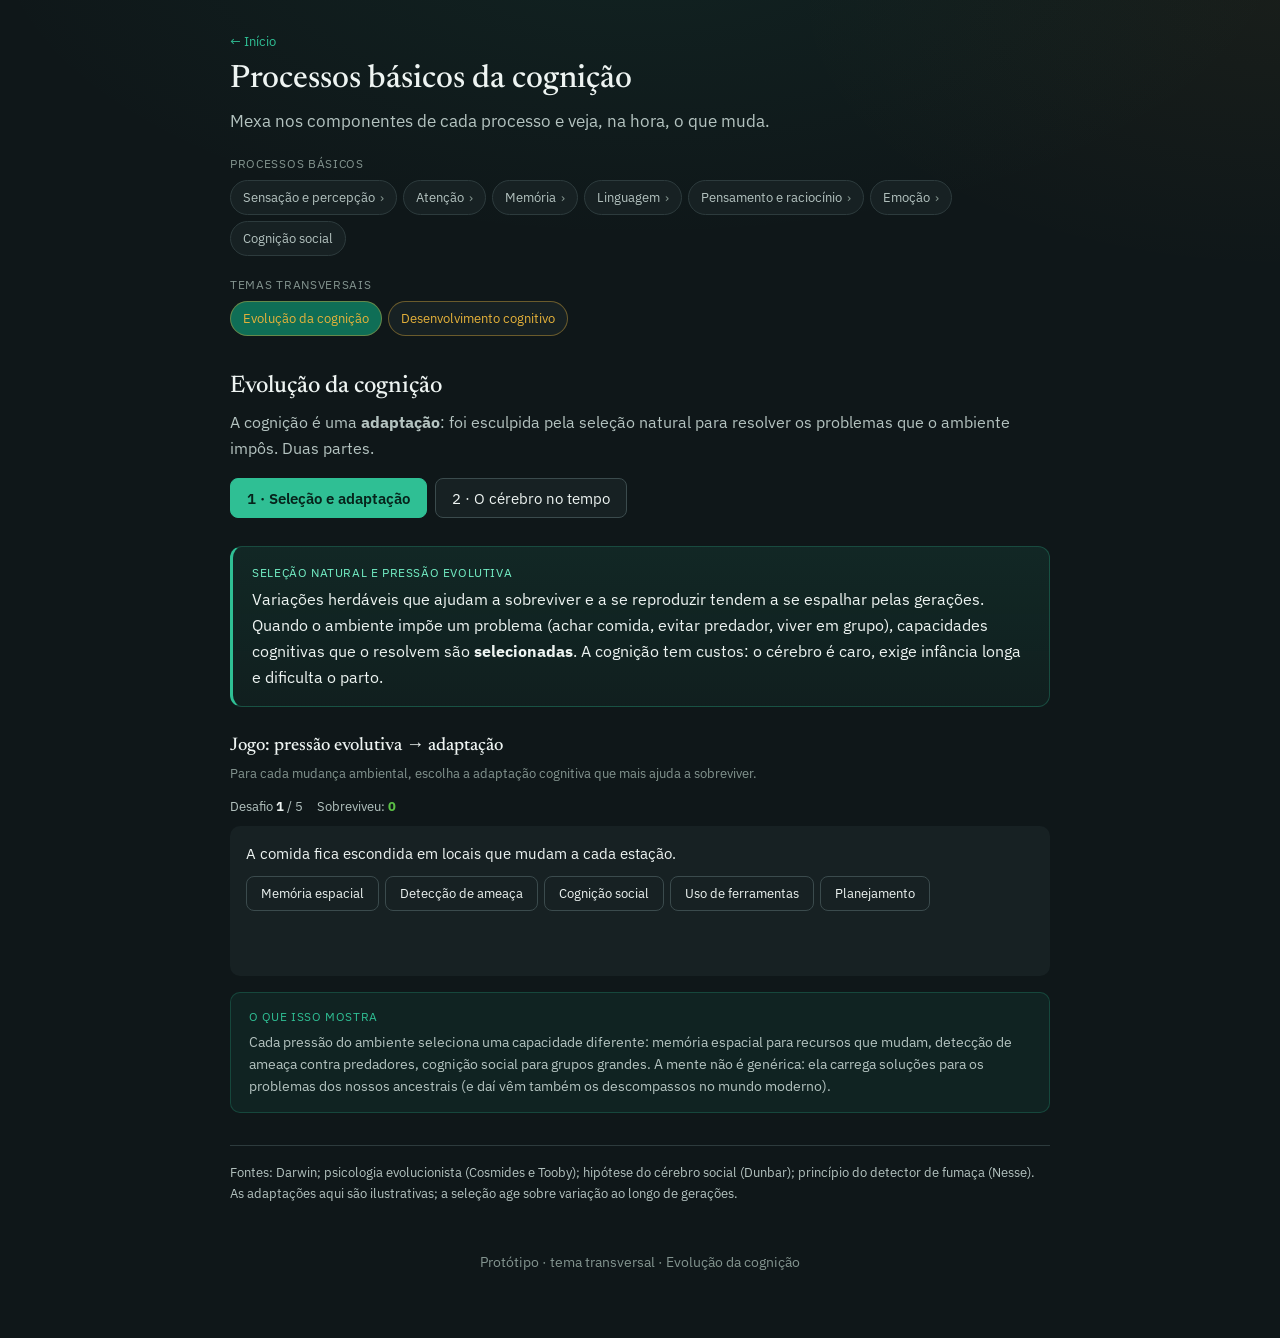
<file: evolucao-cognicao.html>
<!DOCTYPE html>
<html lang="pt-BR">
<head>
<meta charset="UTF-8">
<meta name="viewport" content="width=device-width, initial-scale=1.0">
<title>Temas Transversais · Evolução da cognição</title>
<link rel="preconnect" href="https://fonts.googleapis.com">
<link rel="preconnect" href="https://fonts.gstatic.com" crossorigin>
<link href="https://fonts.googleapis.com/css2?family=Newsreader:opsz,wght@6..72,400;6..72,500&family=IBM+Plex+Sans:wght@400;500;600&display=swap" rel="stylesheet">
<link rel="stylesheet" href="estilos.css?v=2026-11-16c">
<style>
  :root{
    --text-accent:var(--teal); --text-secondary:var(--ink-soft); --text-muted:var(--ink-dim);
    --text-primary:var(--ink); --text-success:#5bbf46; --text-danger:#e24b4a; --text-warning:var(--amber);
    --surface-1:var(--bg-soft); --surface-2:var(--card); --bg-accent:rgba(43,180,138,.12);
    --bg-warning:rgba(224,169,27,.12); --border:var(--line); --border-accent:var(--teal); --fill-secondary:rgba(43,180,138,.15);
  }
  button[aria-pressed="true"]{background:rgba(43,180,138,.15); border-color:var(--teal); color:var(--teal-bright)}
  .why{background:rgba(43,180,138,.08); border:1px solid rgba(43,180,138,.25); border-radius:10px; padding:.9rem 1.1rem; margin-top:1rem}
  .why .k{font-size:12px; text-transform:uppercase; letter-spacing:.05em; color:var(--teal); margin-bottom:4px}
  .why .v{font-size:14px; color:var(--ink-soft)}
  .how{font-size:13px; color:var(--ink-dim); margin:.2rem 0 .8rem}
</style>
</head>
<body>
<div class="wrap">

  <div class="crumb"><a href="index.html">← Início</a></div>
  <a class="home" href="index.html"><h1>Processos básicos da cognição</h1></a>
  <p class="lead">Mexa nos componentes de cada processo e veja, na hora, o que muda.</p>

  <p class="navlabel">Processos básicos</p>
  <nav class="pipeline" aria-label="Etapas do processamento da informação">
    <a class="stage" href="sensacao-percepcao.html">Sensação e percepção<span class="arrow"> ›</span></a>
    <a class="stage" href="atencao.html">Atenção<span class="arrow"> ›</span></a>
    <a class="stage" href="memoria.html">Memória<span class="arrow"> ›</span></a>
    <a class="stage" href="linguagem.html">Linguagem<span class="arrow"> ›</span></a>
    <a class="stage" href="pensamento.html">Pensamento e raciocínio<span class="arrow"> ›</span></a>
    <a class="stage" href="emocao.html">Emoção<span class="arrow"> ›</span></a>
    <a class="stage" href="cognicao-social.html">Cognição social</a>
  </nav>
  <p class="navlabel">Temas transversais</p>
  <nav class="pipeline themes" aria-label="Temas transversais">
    <span class="stage theme active">Evolução da cognição</span>
    <a class="stage theme" href="desenvolvimento-cognitivo.html">Desenvolvimento cognitivo</a>
  </nav>

  <h2>Evolução da cognição</h2>
  <p class="muted">A cognição é uma <b>adaptação</b>: foi esculpida pela seleção natural para resolver os problemas que o ambiente impôs. Duas partes.</p>

  <div class="subnav">
    <button data-tab="m1" aria-pressed="true">1 · Seleção e adaptação</button>
    <button data-tab="m2" aria-pressed="false">2 · O cérebro no tempo</button>
  </div>

  <!-- M1 -->
  <section id="m1">
    <div class="def">
      <div class="k">Seleção natural e pressão evolutiva</div>
      Variações herdáveis que ajudam a sobreviver e a se reproduzir tendem a se espalhar pelas gerações. Quando o ambiente impõe um problema (achar comida, evitar predador, viver em grupo), capacidades cognitivas que o resolvem são <b>selecionadas</b>. A cognição tem custos: o cérebro é caro, exige infância longa e dificulta o parto.
    </div>

    <h3>Jogo: pressão evolutiva → adaptação</h3>
    <p class="how">Para cada mudança ambiental, escolha a adaptação cognitiva que mais ajuda a sobreviver.</p>
    <div class="gamehead" style="display:flex; gap:14px; font-size:13px; color:var(--text-secondary); margin-bottom:8px"><span>Desafio <b id="ev-i" style="color:var(--text-primary)">1</b> / 5</span><span>Sobreviveu: <b id="ev-s" style="color:var(--text-success)">0</b></span></div>
    <div id="ev-stage" style="min-height:150px; background:var(--surface-1); border-radius:10px; padding:1rem"></div>

    <div class="why"><div class="k">O que isso mostra</div><div class="v">Cada pressão do ambiente seleciona uma capacidade diferente: memória espacial para recursos que mudam, detecção de ameaça contra predadores, cognição social para grupos grandes. A mente não é genérica: ela carrega soluções para os problemas dos nossos ancestrais (e daí vêm também os descompassos no mundo moderno).</div></div>
    <div class="sources">Fontes: Darwin; psicologia evolucionista (Cosmides e Tooby); hipótese do cérebro social (Dunbar); princípio do detector de fumaça (Nesse). As adaptações aqui são ilustrativas; a seleção age sobre variação ao longo de gerações.</div>
  </section>

  <!-- M2 -->
  <section id="m2" class="hidden">
    <div class="def">
      <div class="k">A encefalização</div>
      Ao longo da linhagem humana, o volume do cérebro cresceu e novas capacidades surgiram. Mas tamanho não é tudo: organização, conexões e <b>cultura cumulativa</b> importam tanto quanto.
    </div>

    <h3>Percorra a linhagem</h3>
    <div style="display:flex; align-items:center; gap:12px; margin:1rem 0"><span style="font-size:14px; color:var(--text-secondary)">Tempo</span><input type="range" id="ev-h" min="0" max="4" value="0" step="1" style="flex:1"></div>
    <div id="ev-hom" style="background:var(--surface-1); border-radius:10px; padding:1rem"></div>

    <div class="why"><div class="k">O que isso mostra</div><div class="v">O crescimento do cérebro acompanha o surgimento de ferramentas, fogo, linguagem e símbolos. Mas repare: o Neandertal tinha volume até maior que o nosso. O salto humano não é só tamanho, é a capacidade de acumular e transmitir cultura.</div></div>
    <div class="sources">Fontes: volumes endocranianos de hominídeos (aproximados); tecido caro (Aiello e Wheeler); cozimento (Wrangham); cultura cumulativa (Tomasello).</div>
  </section>

  <footer>Protótipo · tema transversal · Evolução da cognição</footer>
</div>

<script>
/* TABS */
(function(){ const b=document.querySelectorAll('.subnav button'), s={m1:document.getElementById('m1'),m2:document.getElementById('m2')};
  b.forEach(x=>x.onclick=()=>{ const t=x.dataset.tab; b.forEach(y=>y.setAttribute('aria-pressed',y===x)); for(const k in s) s[k].classList.toggle('hidden',k!==t); }); })();

/* M1 JOGO */
(function(){
  const CHAL=[
    {c:'A comida fica escondida em locais que mudam a cada estação.', a:'mem', w:'Memória espacial guarda onde estavam os recursos e atualiza com o tempo.'},
    {c:'Predadores se escondem na vegetação da savana.', a:'ame', w:'Detecção rápida de ameaça (melhor errar para o lado seguro) salva vidas.'},
    {c:'O grupo cresceu: é preciso saber em quem confiar e o que cada um pretende.', a:'soc', w:'Cognição social e teoria da mente coordenam a vida em grupo grande.'},
    {c:'O alimento só é acessível quebrando uma casca muito dura.', a:'fer', w:'O uso de ferramentas abre nichos alimentares novos.'},
    {c:'Vem uma seca previsível: é preciso guardar para depois.', a:'pla', w:'Planejar e antecipar o futuro permite estocar e migrar a tempo.'}
  ];
  const AD={mem:'Memória espacial', ame:'Detecção de ameaça', soc:'Cognição social', fer:'Uso de ferramentas', pla:'Planejamento'};
  const g=id=>document.getElementById(id), stage=g('ev-stage'); let i=0, surv=0;
  function show(){ if(i>=CHAL.length) return done(); const ch=CHAL[i]; g('ev-i').textContent=i+1;
    stage.innerHTML='<div style="font-size:15px; margin-bottom:10px">'+ch.c+'</div><div style="display:flex; gap:6px; flex-wrap:wrap" id="ev-opts"></div><div id="ev-fb" style="font-size:14px; margin-top:10px; min-height:1.3em"></div>';
    const op=g('ev-opts'); Object.keys(AD).forEach(k=>{ const b=document.createElement('button'); b.textContent=AD[k]; b.style.fontSize='13px'; b.onclick=()=>ans(k,ch); op.appendChild(b); }); }
  function ans(k,ch){ const ok=k===ch.a; if(ok)surv++; g('ev-s').textContent=surv;
    g('ev-fb').innerHTML=(ok?'<span style="color:var(--text-success)">Sobreviveu e se espalhou. </span>':'<span style="color:var(--text-danger)">Não foi a melhor escolha. </span>')+'A pressão favorece <b>'+AD[ch.a]+'</b>: '+ch.w;
    g('ev-opts').querySelectorAll('button').forEach(b=>b.disabled=true);
    const nx=document.createElement('button'); nx.textContent=i<CHAL.length-1?'Próximo desafio':'Ver resultado'; nx.style.marginTop='10px'; nx.onclick=()=>{i++;show();}; stage.appendChild(nx); }
  function done(){ stage.innerHTML='<div style="font-size:16px; font-weight:500">Você sobreviveu a '+surv+' de '+CHAL.length+' pressões.</div><p style="font-size:14px; color:var(--text-secondary); margin-top:6px">Cada ambiente selecionou uma capacidade diferente: é assim que a cognição é esculpida ao longo das gerações.</p><button id="ev-again" style="margin-top:8px">Recomeçar</button>'; g('ev-i').textContent=CHAL.length; g('ev-again').onclick=()=>{i=0;surv=0;g('ev-s').textContent=0;show();}; }
  show();
})();

/* M2 ENCEFALIZAÇÃO */
(function(){
  const HOM=[
    {n:'Australopithecus', t:'~3,5 milhões de anos', cc:450, f:'Bipedia; uso ocasional de objetos.'},
    {n:'Homo habilis', t:'~2,3 milhões de anos', cc:600, f:'Primeiras ferramentas de pedra (Oldowan).'},
    {n:'Homo erectus', t:'~1,8 milhão de anos', cc:900, f:'Controle do fogo; ferramentas melhores; grandes deslocamentos.'},
    {n:'Homo neanderthalensis', t:'~400 mil anos', cc:1400, f:'Ferramentas refinadas; sepultamento; possíveis símbolos.'},
    {n:'Homo sapiens', t:'~300 mil anos até hoje', cc:1350, f:'Linguagem plena; arte e símbolos; cultura cumulativa.'}
  ];
  const sl=document.getElementById('ev-h'), box=document.getElementById('ev-hom');
  function render(){ const h=HOM[+sl.value], pct=Math.round(h.cc/1500*100);
    box.innerHTML='<div style="display:flex; justify-content:space-between; align-items:baseline"><div style="font-size:18px; font-weight:500; font-family:Newsreader,serif">'+h.n+'</div><div style="font-size:13px; color:var(--text-muted)">'+h.t+'</div></div>'+
      '<div style="font-size:13px; color:var(--text-secondary); margin:8px 0 4px">Volume cerebral: ~'+h.cc+' cm³</div><div style="background:var(--surface-2); border-radius:999px; height:18px; overflow:hidden"><div style="height:100%; width:'+pct+'%; background:var(--text-accent); border-radius:999px; transition:width .3s"></div></div>'+
      '<div style="font-size:14px; margin-top:10px">'+h.f+'</div>'; }
  sl.oninput=render; render();
})();
</script>
</body>
</html>
</file>
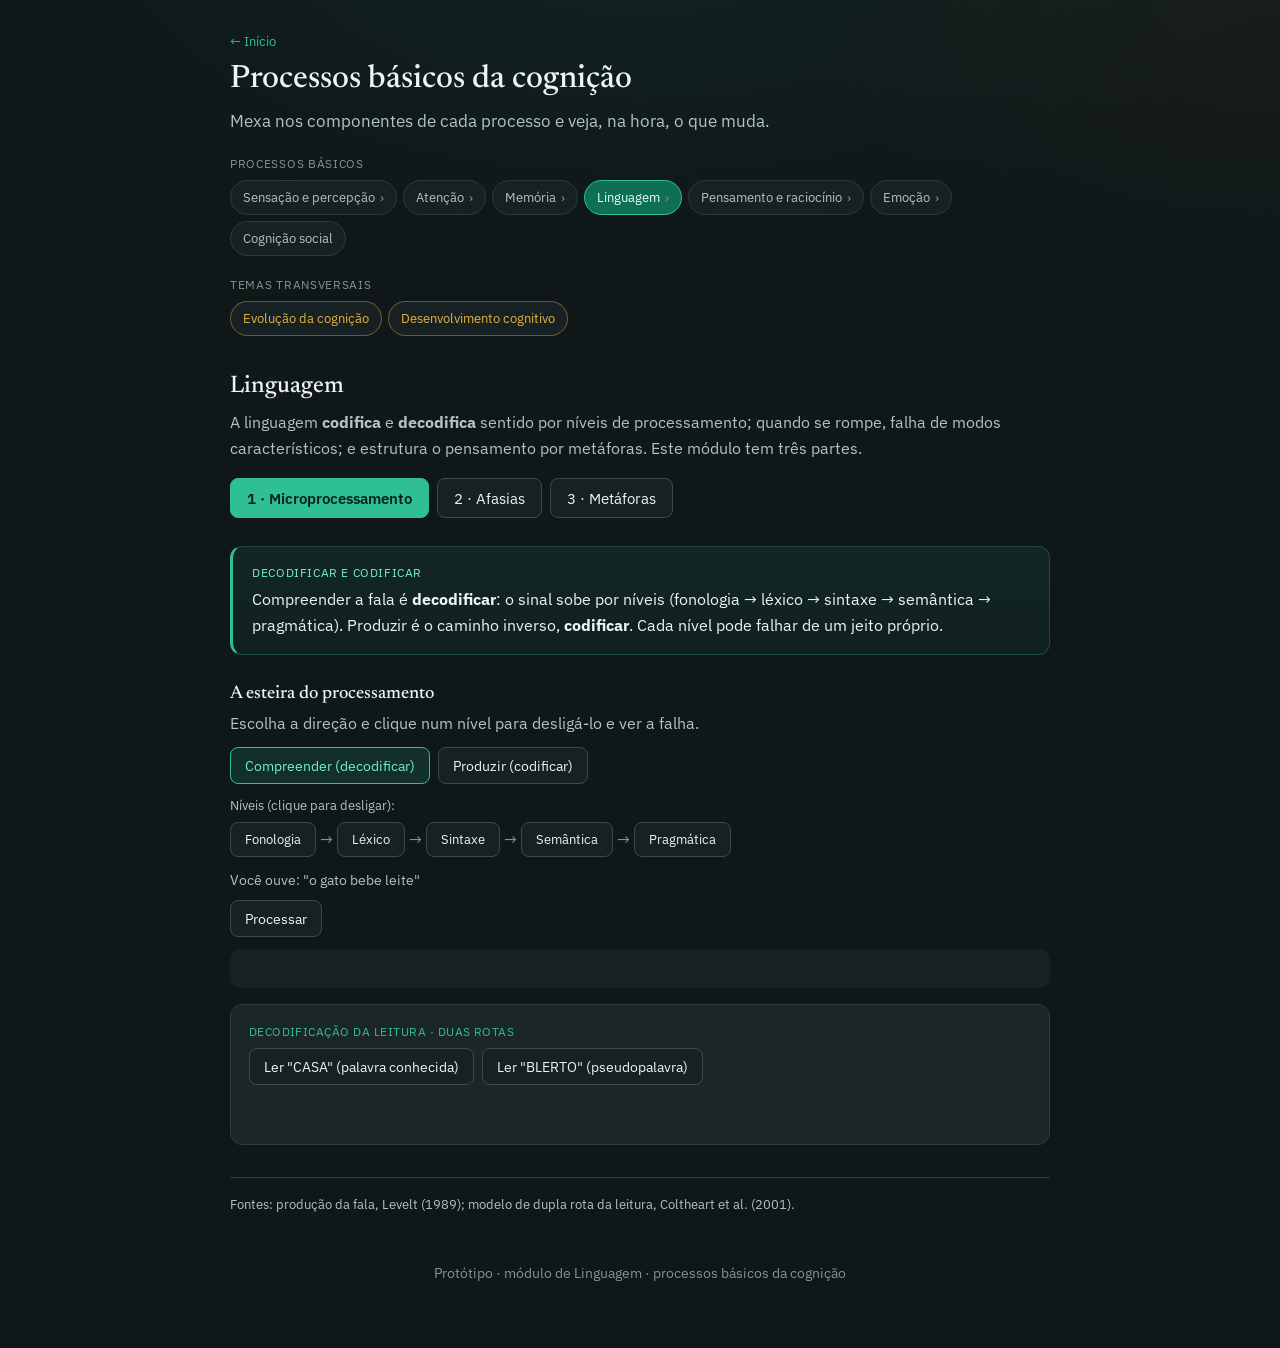
<file: linguagem.html>
<!DOCTYPE html>
<html lang="pt-BR">
<head>
<meta charset="UTF-8">
<meta name="viewport" content="width=device-width, initial-scale=1.0">
<title>Processos Básicos · Linguagem</title>
<link rel="preconnect" href="https://fonts.googleapis.com">
<link rel="preconnect" href="https://fonts.gstatic.com" crossorigin>
<link href="https://fonts.googleapis.com/css2?family=Newsreader:opsz,wght@6..72,400;6..72,500&family=IBM+Plex+Sans:wght@400;500;600&display=swap" rel="stylesheet">
<link rel="stylesheet" href="estilos.css?v=2026-11-16c">
<style>
  :root{
    --text-accent:var(--teal); --text-secondary:var(--ink-soft); --text-muted:var(--ink-dim);
    --text-primary:var(--ink); --text-success:#5bbf46; --text-danger:#e24b4a; --text-warning:var(--amber);
    --surface-1:var(--bg-soft); --surface-2:var(--card); --bg-accent:rgba(43,180,138,.12);
    --bg-warning:rgba(224,169,27,.12); --border:var(--line); --border-accent:var(--teal); --fill-secondary:rgba(43,180,138,.15);
  }
  button[aria-pressed="true"]{background:rgba(43,180,138,.15); border-color:var(--teal); color:var(--teal-bright)}
  .card2{background:var(--card); border:1px solid var(--line); border-radius:12px; padding:1.1rem; margin-top:1rem}
  .ctag{font-size:12px; text-transform:uppercase; letter-spacing:.04em; color:var(--teal); margin-bottom:6px}
</style>
</head>
<body>
<div class="wrap">

  <div class="crumb"><a href="index.html">← Início</a></div>
  <a class="home" href="index.html"><h1>Processos básicos da cognição</h1></a>
  <p class="lead">Mexa nos componentes de cada processo e veja, na hora, o que muda.</p>

  <p class="navlabel">Processos básicos</p>
  <nav class="pipeline" aria-label="Etapas do processamento da informação">
    <a class="stage" href="sensacao-percepcao.html">Sensação e percepção<span class="arrow"> ›</span></a>
    <a class="stage" href="atencao.html">Atenção<span class="arrow"> ›</span></a>
    <a class="stage" href="memoria.html">Memória<span class="arrow"> ›</span></a>
    <span class="stage active">Linguagem<span class="arrow"> ›</span></span>
    <a class="stage" href="pensamento.html">Pensamento e raciocínio<span class="arrow"> ›</span></a>
    <a class="stage" href="emocao.html">Emoção<span class="arrow"> ›</span></a>
    <a class="stage" href="cognicao-social.html">Cognição social</a>
  </nav>
  <p class="navlabel">Temas transversais</p>
  <nav class="pipeline themes" aria-label="Temas transversais">
    <a class="stage theme" href="evolucao-cognicao.html">Evolução da cognição</a>
    <a class="stage theme" href="desenvolvimento-cognitivo.html">Desenvolvimento cognitivo</a>
  </nav>

  <h2>Linguagem</h2>
  <p class="muted">A linguagem <b>codifica</b> e <b>decodifica</b> sentido por níveis de processamento; quando se rompe, falha de modos característicos; e estrutura o pensamento por metáforas. Este módulo tem três partes.</p>

  <div class="subnav">
    <button data-tab="m1" aria-pressed="true">1 · Microprocessamento</button>
    <button data-tab="m2" aria-pressed="false">2 · Afasias</button>
    <button data-tab="m3" aria-pressed="false">3 · Metáforas</button>
  </div>

  <!-- ===================== MÓDULO 1 ===================== -->
  <section id="m1">
    <div class="def">
      <div class="k">Decodificar e codificar</div>
      Compreender a fala é <b>decodificar</b>: o sinal sobe por níveis (fonologia → léxico → sintaxe → semântica → pragmática). Produzir é o caminho inverso, <b>codificar</b>. Cada nível pode falhar de um jeito próprio.
    </div>

    <h3>A esteira do processamento</h3>
    <p class="muted" style="margin-top:0">Escolha a direção e clique num nível para desligá-lo e ver a falha.</p>

    <div style="display:flex; gap:8px; margin-bottom:12px; flex-wrap:wrap">
      <button class="dir" data-d="comp" aria-pressed="true">Compreender (decodificar)</button>
      <button class="dir" data-d="prod" aria-pressed="false">Produzir (codificar)</button>
    </div>
    <div style="font-size:13px; color:var(--text-secondary); margin-bottom:6px">Níveis (clique para desligar):</div>
    <div id="levels" style="display:flex; align-items:center; gap:4px; flex-wrap:wrap; margin-bottom:12px"></div>
    <div id="example" style="font-size:14px; color:var(--text-secondary); margin-bottom:8px"></div>
    <button id="proc">Processar</button>
    <div id="result" style="background:var(--surface-1); border-radius:10px; padding:.9rem 1.1rem; margin-top:12px; font-size:15px; min-height:2.6em"></div>

    <div class="card2">
      <div class="ctag">Decodificação da leitura · duas rotas</div>
      <div style="display:flex; gap:8px; flex-wrap:wrap; margin-bottom:8px">
        <button id="r-lex">Ler "CASA" (palavra conhecida)</button>
        <button id="r-fon">Ler "BLERTO" (pseudopalavra)</button>
      </div>
      <div id="read" style="font-size:14px; color:var(--text-secondary); min-height:2.4em"></div>
    </div>

    <div class="sources">Fontes: produção da fala, Levelt (1989); modelo de dupla rota da leitura, Coltheart et al. (2001).</div>
  </section>

  <!-- ===================== MÓDULO 2 ===================== -->
  <section id="m2" class="hidden">
    <div class="def">
      <div class="k">Quando o processamento se rompe</div>
      Lesões em áreas da linguagem rompem o processamento de formas características. Compare dois perfis clássicos: <b>Broca</b> afeta a <b>produção</b>; <b>Wernicke</b> afeta a <b>compreensão</b>.
    </div>

    <h3>Simulador de afasia</h3>
    <p class="muted" style="margin-top:0">Escolha o perfil e veja a mesma intenção virar fala diferente, e a compreensão ser preservada ou se perder.</p>

    <div style="display:flex; gap:8px; flex-wrap:wrap; margin-bottom:12px">
      <button class="mode" data-m="normal" aria-pressed="true">Sem afasia</button>
      <button class="mode" data-m="broca" aria-pressed="false">Afasia de Broca</button>
      <button class="mode" data-m="wernicke" aria-pressed="false">Afasia de Wernicke</button>
    </div>
    <div id="prof" style="background:var(--surface-1); border-radius:10px; padding:.9rem 1.1rem; margin-bottom:1.25rem; font-size:14px"></div>

    <div class="card2" style="margin-top:0">
      <div class="ctag">Produção (formar a frase)</div>
      <div style="font-size:14px; color:var(--text-secondary); margin-bottom:8px">Monte a intenção clicando nas palavras:</div>
      <div id="bank" style="display:flex; gap:6px; flex-wrap:wrap; margin-bottom:10px"></div>
      <div style="font-size:13px; color:var(--text-secondary)">Intenção: <span id="intent" style="color:var(--text-primary)">…</span></div>
      <div style="display:flex; gap:8px; margin:10px 0"><button id="speak">Falar</button><button id="clr">Limpar</button></div>
      <div style="font-size:13px; color:var(--text-secondary)">Sai como fala: <span id="out" style="font-size:17px; color:var(--text-primary)">…</span></div>
      <div id="outnote" style="font-size:12px; color:var(--text-muted); margin-top:4px"></div>
    </div>

    <div class="card2">
      <div class="ctag">Compreensão (entender a frase)</div>
      <div style="font-size:14px; color:var(--text-secondary)">Você ouve:</div>
      <div id="heard" style="font-size:18px; margin:4px 0 10px">…</div>
      <div style="font-size:14px; color:var(--text-secondary); margin-bottom:6px">Quem realizou a ação (quem viu)?</div>
      <div id="copts" style="display:flex; gap:8px; flex-wrap:wrap"></div>
      <div id="cfb" style="font-size:13px; margin-top:10px; min-height:1.3em"></div>
    </div>

    <div class="sources">Fontes: Broca (1861); Wernicke (1874); modelo de Geschwind. A localização clássica Broca/Wernicke é uma simplificação didática; hoje a linguagem é entendida como redes mais distribuídas.</div>
  </section>

  <!-- ===================== MÓDULO 3 ===================== -->
  <section id="m3" class="hidden">
    <div class="def">
      <div class="k">Metáfora conceitual</div>
      Entendemos um domínio abstrato (<b>alvo</b>) nos termos de um concreto (<b>fonte</b>), por mapeamentos sistemáticos que moldam a linguagem e o pensamento (Lakoff e Johnson). Uma só metáfora gera muitas expressões, e quase não notamos.
    </div>

    <h3>Atlas de metáforas</h3>
    <p class="muted" style="margin-top:0">Escolha uma metáfora e veja a fonte estruturar o alvo.</p>

    <div id="picker" style="display:flex; gap:6px; flex-wrap:wrap; margin-bottom:14px"></div>
    <div style="display:flex; gap:10px; align-items:stretch; margin-bottom:14px">
      <div style="flex:1; background:var(--surface-1); border-radius:10px; padding:.8rem; text-align:center"><div style="font-size:11px; text-transform:uppercase; letter-spacing:.04em; color:var(--text-muted)">Domínio-fonte</div><div id="fonte" style="font-size:18px; font-weight:500; margin-top:4px">…</div></div>
      <div style="display:flex; align-items:center; color:var(--text-accent); font-size:13px; text-align:center">estrutura →</div>
      <div style="flex:1; background:var(--bg-accent); border-radius:10px; padding:.8rem; text-align:center"><div style="font-size:11px; text-transform:uppercase; letter-spacing:.04em; color:var(--text-accent)">Domínio-alvo</div><div id="alvo" style="font-size:18px; font-weight:500; margin-top:4px; color:var(--text-accent)">…</div></div>
    </div>
    <div style="font-size:13px; color:var(--text-secondary); margin-bottom:6px">Mapeamentos (fonte → alvo):</div>
    <div id="maps" style="display:grid; gap:6px; margin-bottom:14px"></div>
    <div style="font-size:13px; color:var(--text-secondary); margin-bottom:6px">Expressões que isso gera no dia a dia:</div>
    <div id="exprs" style="display:flex; gap:6px; flex-wrap:wrap"></div>
    <p id="note" style="font-size:12px; color:var(--text-muted); margin-top:1rem"></p>

    <div class="sources">Fonte: Lakoff e Johnson, <i>Metáforas da Vida Cotidiana</i> (1980).</div>
  </section>

  <footer>Protótipo · módulo de Linguagem · processos básicos da cognição</footer>
</div>

<script>
/* ===== TABS ===== */
(function(){
  const btns=document.querySelectorAll('.subnav button'), secs={m1:document.getElementById('m1'),m2:document.getElementById('m2'),m3:document.getElementById('m3')};
  btns.forEach(b=>b.onclick=()=>{ const t=b.dataset.tab; btns.forEach(x=>x.setAttribute('aria-pressed',x===b)); for(const k in secs) secs[k].classList.toggle('hidden',k!==t); });
})();

/* ===== M1: ESTEIRA + LEITURA ===== */
(function(){
  const DATA={
    comp:{ ex:'Você ouve: "o gato bebe leite"', ok:'Entendido: o gato (quem) bebe (ação) leite (o quê).',
      levels:[ {k:'fon',l:'Fonologia',m:'Sem segmentar os sons, nada vira palavra: você ouve um borrão sonoro.'},
        {k:'lex',l:'Léxico',m:'As palavras não são reconhecidas: sons sem acesso ao significado (lembra Wernicke).'},
        {k:'sin',l:'Sintaxe',m:'Você pega as palavras soltas (gato, beber, leite), mas não quem faz o quê.'},
        {k:'sem',l:'Semântica',m:'Monta a frase, mas não acessa o sentido do conjunto.'},
        {k:'pra',l:'Pragmática',m:'Entende o literal, mas perde intenção e contexto (ironia, indireta).'} ] },
    prod:{ ex:'Intenção: pedir água', ok:'«me vê uma água, por favor»',
      levels:[ {k:'pra',l:'Intenção',m:'Sem intenção clara, não há o que dizer.'},
        {k:'sem',l:'Semântica',m:'O conceito fica vago: você quer algo, mas não sabe o quê.'},
        {k:'lex',l:'Léxico',m:'Não acha a palavra: "aquela coisa…" (anomia).'},
        {k:'sin',l:'Sintaxe',m:'Sai telegráfico, sem estrutura: "água… querer…" (lembra Broca).'},
        {k:'fon',l:'Fonologia/Articulação',m:'Os sons saem trocados ou não se articulam.'} ] }
  };
  let dir='comp'; const broken=new Set();
  const lv=document.getElementById('levels'), ex=document.getElementById('example'), res=document.getElementById('result');
  function renderLevels(){ lv.innerHTML=''; const L=DATA[dir].levels;
    L.forEach((x,i)=>{ const c=document.createElement('button'); c.textContent=x.l; c.style.fontSize='13px';
      if(broken.has(x.k)){ c.style.background='rgba(226,75,74,.15)'; c.style.borderColor='var(--text-danger)'; c.style.color='var(--text-danger)'; c.style.textDecoration='line-through'; }
      c.onclick=()=>{ broken.has(x.k)?broken.delete(x.k):broken.add(x.k); renderLevels(); }; lv.appendChild(c);
      if(i<L.length-1){ const a=document.createElement('span'); a.textContent='→'; a.style.color='var(--text-muted)'; lv.appendChild(a); } });
    ex.textContent=DATA[dir].ex; }
  function proc(){ const L=DATA[dir].levels, hit=L.find(x=>broken.has(x.k));
    if(hit){ res.innerHTML='<span style="color:var(--text-danger)">Falhou em <b>'+hit.l+'</b>:</span> '+hit.m; }
    else { res.innerHTML='<span style="color:var(--text-success)">'+DATA[dir].ok+'</span>'; } }
  document.querySelectorAll('.dir').forEach(b=>b.onclick=()=>{ dir=b.dataset.d; document.querySelectorAll('.dir').forEach(x=>x.setAttribute('aria-pressed',x===b)); res.innerHTML=''; renderLevels(); });
  document.getElementById('proc').onclick=proc; renderLevels();
  const read=document.getElementById('read');
  document.getElementById('r-lex').onclick=()=>{ read.innerHTML='<b style="color:var(--text-accent)">Rota lexical (direta):</b> a palavra já está no léxico, então é reconhecida inteira, de imediato → <b>CASA</b>. Rápida para palavras conhecidas e frequentes.'; };
  document.getElementById('r-fon').onclick=()=>{ read.innerHTML='<b style="color:var(--text-accent)">Rota fonológica:</b> palavra nova, sem entrada no léxico; converte grafema→fonema, soletrando: B · L · E · R · T · O → /blérto/. Mais lenta, mas lê qualquer sequência.'; };
})();

/* ===== M2: AFASIAS ===== */
(function(){
  const PROF={
    normal:{f:'Fala fluente · gramática preservada · compreensão preservada', x:'Linguagem preservada, de referência (sem afasia).'},
    broca:{f:'Não-fluente e esforçada · agramatismo · compreensão preservada', x:'Consciência do déficit (frustração). Lesão na área de Broca (frontal inferior esq.).'},
    wernicke:{f:'Fluente · mas vazia (parafasias e neologismos) · compreensão prejudicada', x:'Pouca consciência do déficit. Lesão na área de Wernicke (temporal superior post. esq.).'}
  };
  const TILES=[{w:'o',t:'f'},{w:'menino',t:'cn',neo:'tévalo'},{w:'chuta',t:'cv',inf:'chutar',neo:'flunca'},{w:'a',t:'f'},{w:'bola',t:'cn',neo:'bralinha'}];
  let mode='normal', built=[]; const g=id=>document.getElementById(id);
  const bank=g('bank'), intent=g('intent'), out=g('out'), outnote=g('outnote'), prof=g('prof'), heard=g('heard'), copts=g('copts'), cfb=g('cfb');
  TILES.forEach((tl,i)=>{ const b=document.createElement('button'); b.textContent=tl.w; b.style.fontSize='14px'; b.onclick=()=>{ built.push(i); intent.textContent=built.map(j=>TILES[j].w).join(' '); }; bank.appendChild(b); });
  g('clr').onclick=()=>{ built=[]; intent.textContent='…'; out.textContent='…'; outnote.textContent=''; };
  function speak(){ if(!built.length){ out.textContent='(monte a intenção primeiro)'; return; } const arr=built.map(j=>TILES[j]);
    if(mode==='normal'){ out.textContent=arr.map(t=>t.w).join(' '); outnote.textContent='Frase completa e bem formada.'; }
    else if(mode==='broca'){ const c=arr.filter(t=>t.t!=='f').map(t=>t.t==='cv'?t.inf:t.w); out.textContent='ãh… '+c.join(' … '); outnote.textContent='Telegráfico: caem artigos, preposições e flexões (agramatismo). Esforçado, mas a ideia central aparece.'; }
    else { out.textContent=arr.map(t=>(t.t==='cn'||t.t==='cv')?t.neo:t.w).join(' '); outnote.textContent='Fluente e bem encaixado na gramática, mas as palavras de conteúdo viram parafasias/neologismos: soa bem e diz nada.'; } }
  g('speak').onclick=speak;
  const NORMAL_SENT='a menina viu o gato', WERN_SENT='então a frumosa blantou o grasto lá, sabe, no negócio de sempre…', OPTS=['a menina','o gato','não dá para entender'];
  function renderComp(){ heard.textContent=mode==='wernicke'?WERN_SENT:NORMAL_SENT; heard.style.color=mode==='wernicke'?'var(--text-danger)':'var(--text-primary)'; copts.innerHTML=''; cfb.textContent='';
    OPTS.forEach(o=>{ const b=document.createElement('button'); b.textContent=o; b.style.fontSize='14px'; b.onclick=()=>answer(o); copts.appendChild(b); }); }
  function answer(o){ if(mode==='wernicke'){ cfb.innerHTML='<span style="color:var(--text-danger)">A fala flui sem esforço, mas chega como jargão sem conteúdo: o significado se perde. A resposta honesta é "não dá para entender".</span>'; }
    else { if(o==='a menina') cfb.innerHTML='<span style="color:var(--text-success)">Certo. Compreensão preservada (vale para quem não tem afasia e para o Broca).</span>'; else cfb.innerHTML='<span style="color:var(--text-danger)">Não: foi "a menina" quem viu. A entrada estava clara, então dá para acertar.</span>'; } }
  function setMode(m){ mode=m; document.querySelectorAll('.mode').forEach(b=>b.setAttribute('aria-pressed',b.dataset.m===m));
    prof.innerHTML='<b>'+(m==='normal'?'Sem afasia':m==='broca'?'Afasia de Broca':'Afasia de Wernicke')+'</b><br><span style="color:var(--text-secondary)">'+PROF[m].f+'</span><br><span style="color:var(--text-muted); font-size:13px">'+PROF[m].x+'</span>';
    if(built.length) speak(); renderComp(); }
  document.querySelectorAll('.mode').forEach(b=>b.onclick=()=>setMode(b.dataset.m)); setMode('normal');
})();

/* ===== M3: ATLAS DE METÁFORAS ===== */
(function(){
  const M=[
    {n:'DISCUSSÃO É GUERRA', fonte:'Guerra', alvo:'Discussão', map:[['atacar','criticar o ponto do outro'],['defender','justificar a própria posição'],['posição','ponto de vista'],['ganhar / perder','vencer ou ceder']], expr:['"ele atacou meu argumento"','"não defendi bem minha tese"','"ele derrubou meu ponto"','"ganhei a discussão"']},
    {n:'TEMPO É DINHEIRO', fonte:'Dinheiro', alvo:'Tempo', map:[['gastar','usar tempo'],['economizar','poupar tempo'],['investir','dedicar tempo'],['perder','desperdiçar tempo']], expr:['"não desperdice meu tempo"','"isso vai te poupar horas"','"invisti muito tempo nisso"','"quanto isso custa de tempo?"']},
    {n:'AMOR É VIAGEM', fonte:'Viagem', alvo:'Relacionamento', map:[['caminho','rumo do relacionamento'],['encruzilhada','decisão difícil'],['sem saída','impasse'],['andar / patinar','progredir ou estagnar']], expr:['"não vamos a lugar nenhum"','"chegamos a uma encruzilhada"','"é um caminho sem volta"','"estamos patinando"']},
    {n:'TEORIAS SÃO EDIFÍCIOS', fonte:'Edifício', alvo:'Teoria', map:[['fundação','premissas / base'],['construir','elaborar'],['sustentar','dar suporte'],['desmoronar','refutar-se']], expr:['"a base do argumento é frágil"','"precisa fundamentar melhor"','"a teoria desmoronou"','"vamos construir esse raciocínio"']},
    {n:'FELIZ É PARA CIMA', fonte:'Cima e baixo (espaço)', alvo:'Ânimo', map:[['para cima','alegria'],['para baixo','tristeza'],['levantar','animar'],['cair','desanimar']], expr:['"estou pra baixo hoje"','"isso me levantou"','"caí em desânimo"','"o ânimo está lá em cima"']}
  ];
  const picker=document.getElementById('picker'), fonte=document.getElementById('fonte'), alvo=document.getElementById('alvo'), maps=document.getElementById('maps'), exprs=document.getElementById('exprs'), note=document.getElementById('note');
  M.forEach((m,i)=>{ const b=document.createElement('button'); b.textContent=m.n; b.style.fontSize='12.5px'; b.onclick=()=>sel(i); picker.appendChild(b); });
  function sel(i){ const m=M[i]; [].forEach.call(picker.children,(c,j)=>c.setAttribute('aria-pressed',j===i));
    fonte.textContent=m.fonte; alvo.textContent=m.alvo;
    maps.innerHTML=m.map.map(p=>'<div style="display:flex; gap:8px; align-items:center; background:var(--surface-1); border-radius:8px; padding:.5rem .7rem; font-size:14px"><span style="min-width:120px">'+p[0]+'</span><span style="color:var(--text-muted)">→</span><span style="color:var(--text-accent)">'+p[1]+'</span></div>').join('');
    exprs.innerHTML=m.expr.map(e=>'<span style="font-size:14px; padding:6px 11px; border-radius:8px; background:var(--surface-2); border:0.5px solid var(--border)">'+e+'</span>').join('');
    note.textContent='Uma única metáfora ('+m.fonte.toLowerCase()+' → '+m.alvo.toLowerCase()+') gera muitas expressões, e quase não notamos que estamos usando.'; }
  sel(0);
})();
</script>
</body>
</html>
</file>
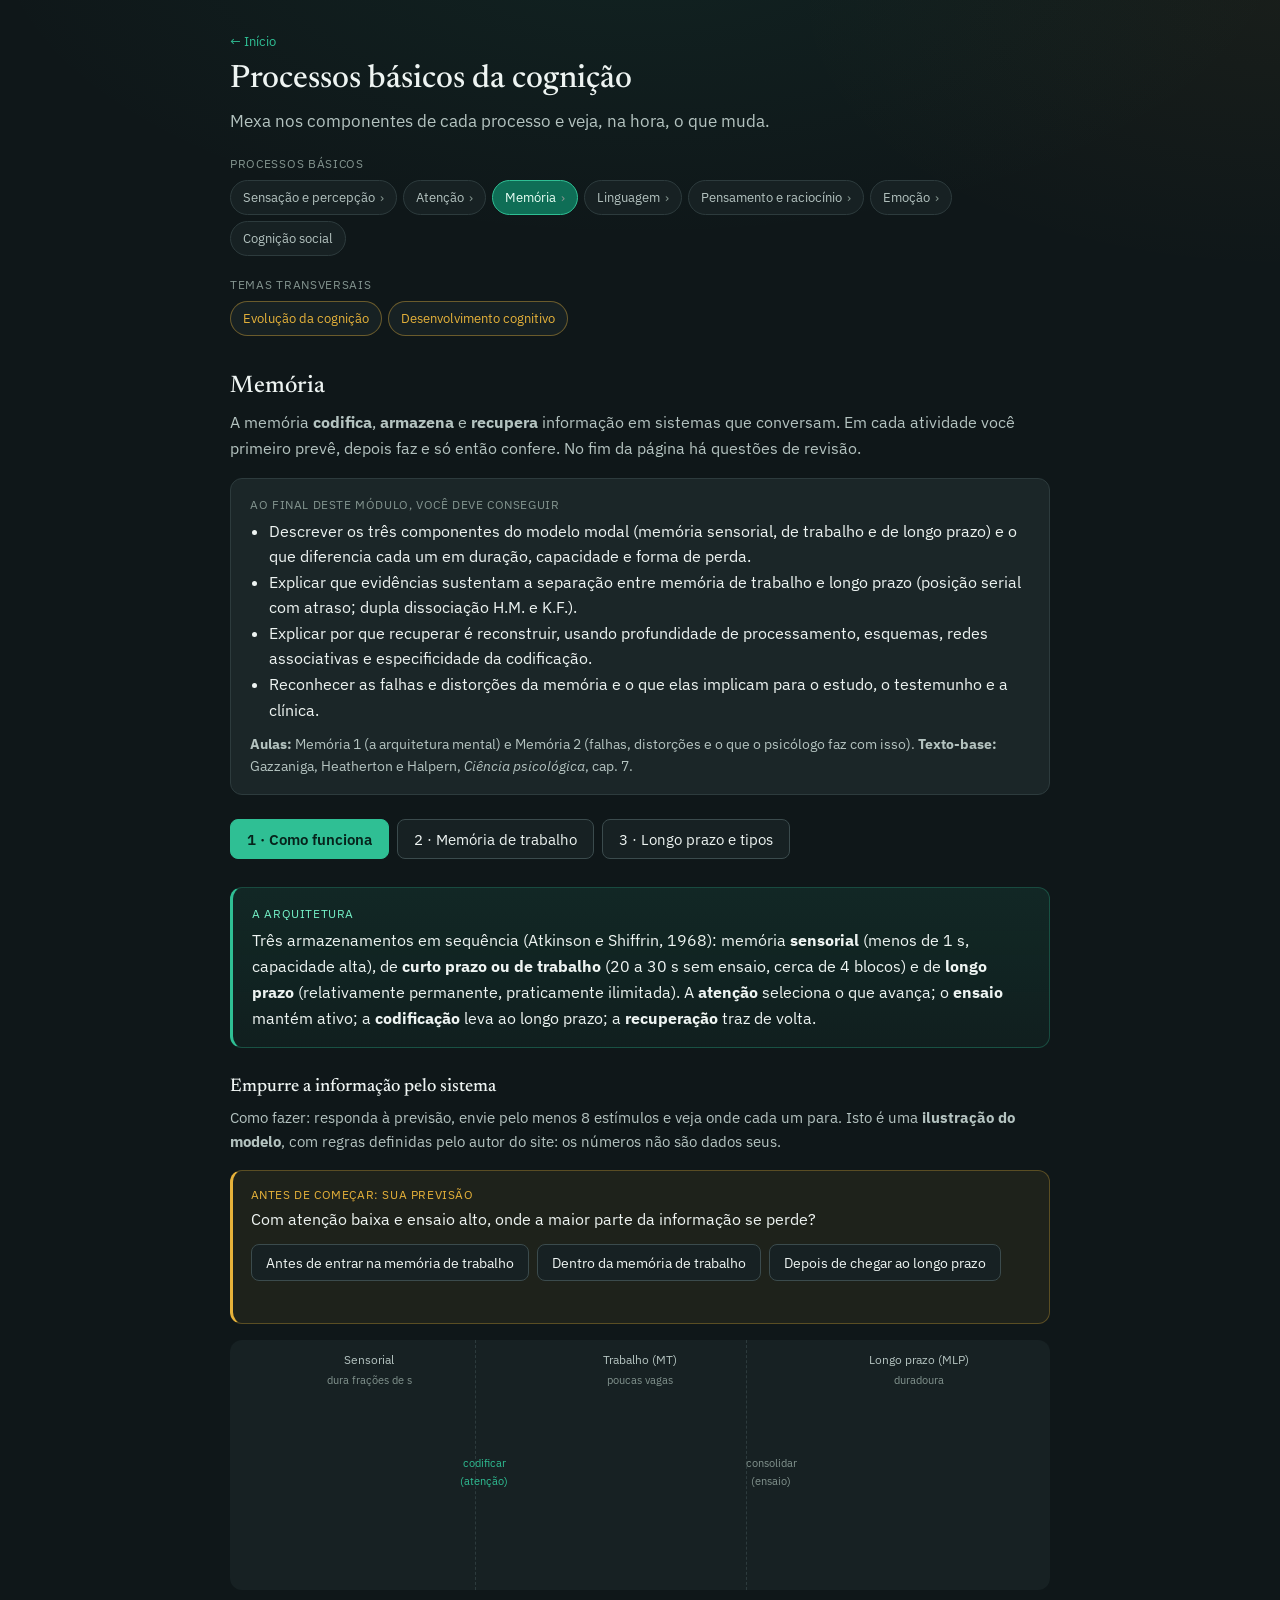
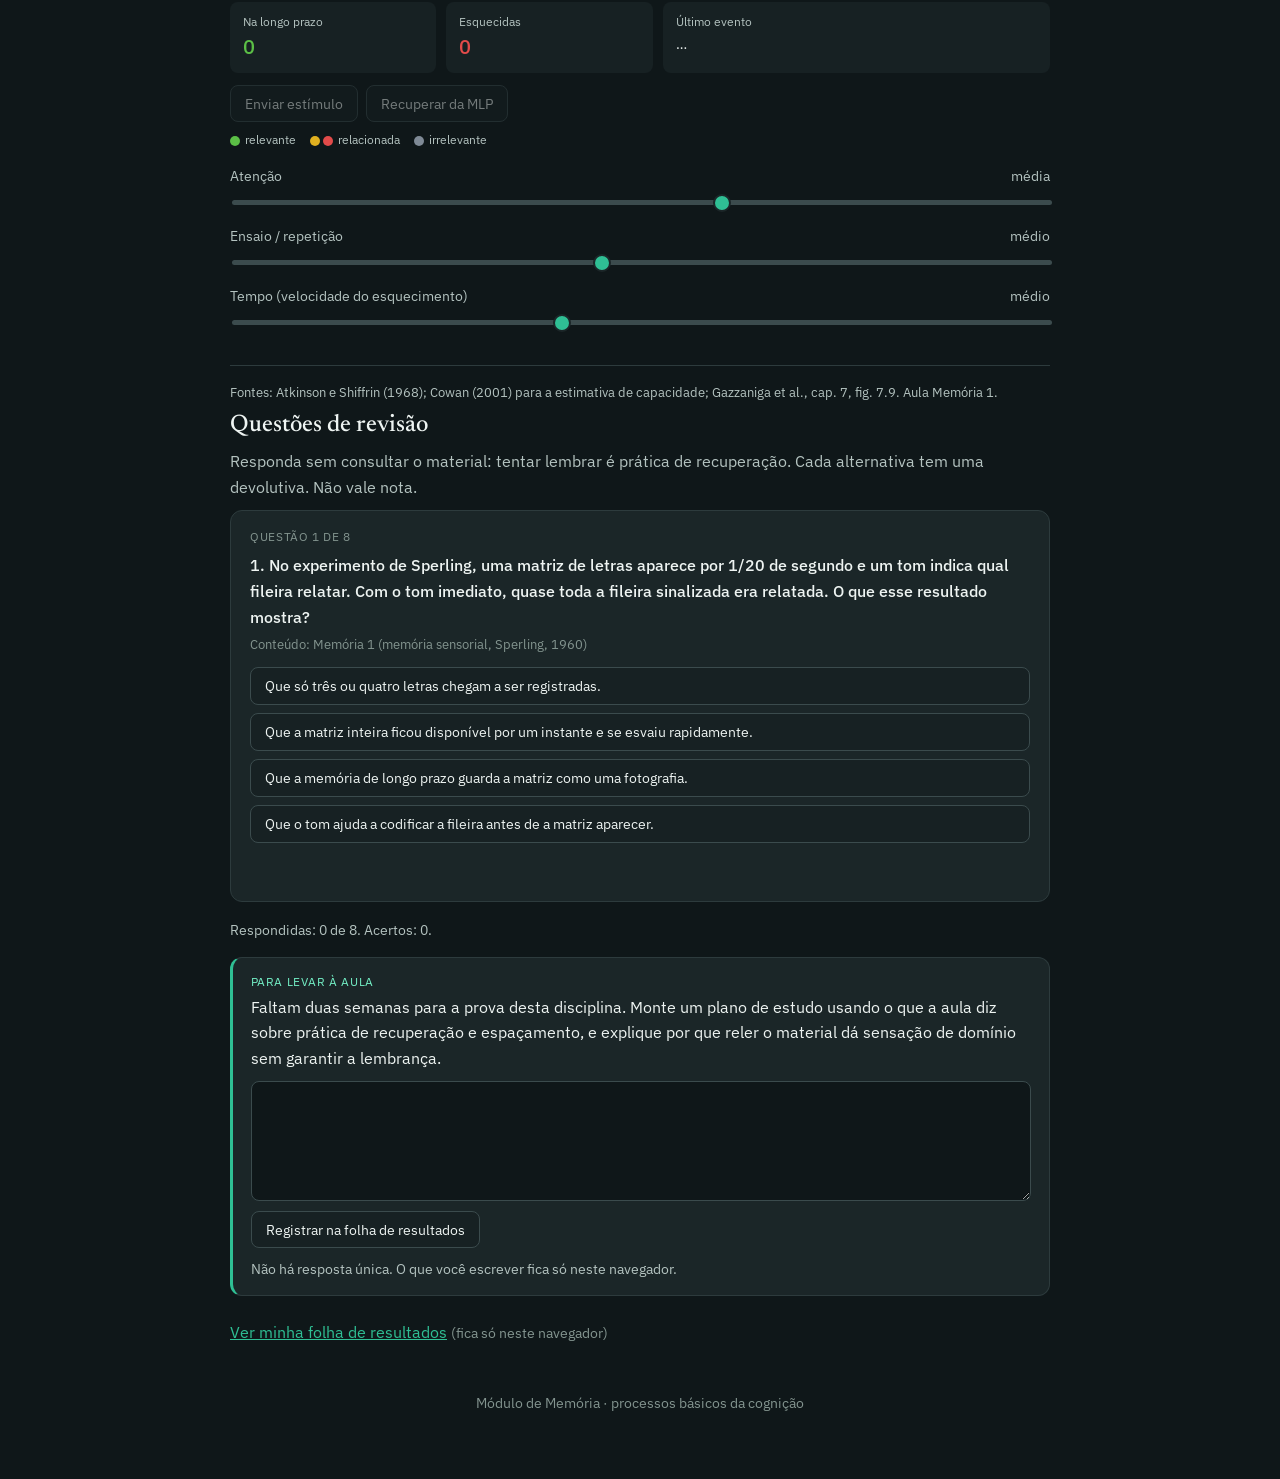
<file: memoria.html>
<!DOCTYPE html>
<html lang="pt-BR">
<head>
<meta charset="UTF-8">
<meta name="viewport" content="width=device-width, initial-scale=1.0">
<title>Processos Básicos · Memória</title>
<link rel="preconnect" href="https://fonts.googleapis.com">
<link rel="preconnect" href="https://fonts.gstatic.com" crossorigin>
<link href="https://fonts.googleapis.com/css2?family=Newsreader:opsz,wght@6..72,400;6..72,500&family=IBM+Plex+Sans:wght@400;500;600&display=swap" rel="stylesheet">
<link rel="stylesheet" href="estilos.css?v=2026-11-16c">
<style>
  button[aria-pressed="true"]{background:rgba(43,180,138,.15); border-color:var(--teal); color:var(--teal-bright)}
  .gamehead{display:flex; gap:14px; font-size:13px; color:var(--ink-soft); margin-bottom:10px; flex-wrap:wrap}
  .panel{background:var(--bg-soft); border-radius:10px; padding:1rem; margin-top:.5rem}
  .acoes{display:flex; gap:8px; flex-wrap:wrap; margin:.6rem 0}
  .subtitle{font-size:.78rem; text-transform:uppercase; letter-spacing:.05em; color:var(--ink-dim); margin:2rem 0 .2rem}
</style>
</head>
<body>
<div class="wrap">

  <div class="crumb"><a href="index.html">← Início</a></div>
  <a class="home" href="index.html"><h1>Processos básicos da cognição</h1></a>
  <p class="lead">Mexa nos componentes de cada processo e veja, na hora, o que muda.</p>

  <p class="navlabel">Processos básicos</p>
  <nav class="pipeline" aria-label="Etapas do processamento da informação">
    <a class="stage" href="sensacao-percepcao.html">Sensação e percepção<span class="arrow"> ›</span></a>
    <a class="stage" href="atencao.html">Atenção<span class="arrow"> ›</span></a>
    <span class="stage active">Memória<span class="arrow"> ›</span></span>
    <a class="stage" href="linguagem.html">Linguagem<span class="arrow"> ›</span></a>
    <a class="stage" href="pensamento.html">Pensamento e raciocínio<span class="arrow"> ›</span></a>
    <a class="stage" href="emocao.html">Emoção<span class="arrow"> ›</span></a>
    <a class="stage" href="cognicao-social.html">Cognição social</a>
  </nav>
  <p class="navlabel">Temas transversais</p>
  <nav class="pipeline themes" aria-label="Temas transversais">
    <a class="stage theme" href="evolucao-cognicao.html">Evolução da cognição</a>
    <a class="stage theme" href="desenvolvimento-cognitivo.html">Desenvolvimento cognitivo</a>
  </nav>

  <h2>Memória</h2>
  <p class="muted">A memória <b>codifica</b>, <b>armazena</b> e <b>recupera</b> informação em sistemas que conversam. Em cada atividade você primeiro prevê, depois faz e só então confere. No fim da página há questões de revisão.</p>

  <div class="modhead">
    <div class="k">Ao final deste módulo, você deve conseguir</div>
    <ul>
      <li>Descrever os três componentes do modelo modal (memória sensorial, de trabalho e de longo prazo) e o que diferencia cada um em duração, capacidade e forma de perda.</li>
      <li>Explicar que evidências sustentam a separação entre memória de trabalho e longo prazo (posição serial com atraso; dupla dissociação H.M. e K.F.).</li>
      <li>Explicar por que recuperar é reconstruir, usando profundidade de processamento, esquemas, redes associativas e especificidade da codificação.</li>
      <li>Reconhecer as falhas e distorções da memória e o que elas implicam para o estudo, o testemunho e a clínica.</li>
    </ul>
    <div class="ref"><b>Aulas:</b> Memória 1 (a arquitetura mental) e Memória 2 (falhas, distorções e o que o psicólogo faz com isso). <b>Texto-base:</b> Gazzaniga, Heatherton e Halpern, <i>Ciência psicológica</i>, cap. 7.</div>
  </div>

  <div class="subnav">
    <button data-tab="m1">1 · Como funciona</button>
    <button data-tab="m2">2 · Memória de trabalho</button>
    <button data-tab="m3">3 · Longo prazo e tipos</button>
  </div>

  <!-- ===================== PARTE 1 ===================== -->
  <section id="m1">
    <div class="def">
      <div class="k">A arquitetura</div>
      Três armazenamentos em sequência (Atkinson e Shiffrin, 1968): memória <b>sensorial</b> (menos de 1 s, capacidade alta), de <b>curto prazo ou de trabalho</b> (20 a 30 s sem ensaio, cerca de 4 blocos) e de <b>longo prazo</b> (relativamente permanente, praticamente ilimitada). A <b>atenção</b> seleciona o que avança; o <b>ensaio</b> mantém ativo; a <b>codificação</b> leva ao longo prazo; a <b>recuperação</b> traz de volta.
    </div>

    <h3>Empurre a informação pelo sistema</h3>
    <p class="how">Como fazer: responda à previsão, envie pelo menos 8 estímulos e veja onde cada um para. Isto é uma <b>ilustração do modelo</b>, com regras definidas pelo autor do site: os números não são dados seus.</p>
    <div id="m1-prev"></div>
    <div id="m1-msg" class="dim" role="status" aria-live="polite"></div>
    <div id="mem" style="position:relative; width:100%; height:250px; background:var(--surface-1); border-radius:12px; overflow:hidden">
      <div style="position:absolute; left:4%; top:0; width:26%; height:100%; border-right:1px dashed var(--border)"></div>
      <div style="position:absolute; left:37%; top:0; width:26%; height:100%; border-right:1px dashed var(--border)"></div>
      <div style="position:absolute; left:4%; top:10px; width:26%; text-align:center; font-size:12px; color:var(--text-secondary)">Sensorial<br><span style="font-size:11px; color:var(--text-muted)">dura frações de s</span></div>
      <div style="position:absolute; left:37%; top:10px; width:26%; text-align:center; font-size:12px; color:var(--text-secondary)">Trabalho (MT)<br><span style="font-size:11px; color:var(--text-muted)">poucas vagas</span></div>
      <div style="position:absolute; left:70%; top:10px; width:28%; text-align:center; font-size:12px; color:var(--text-secondary)">Longo prazo (MLP)<br><span style="font-size:11px; color:var(--text-muted)">duradoura</span></div>
      <div id="g1" style="position:absolute; left:31%; top:46%; font-size:11px; color:var(--text-muted); text-align:center; transform:translateX(-50%)">codificar<br>(atenção)</div>
      <div id="g2" style="position:absolute; left:66%; top:46%; font-size:11px; color:var(--text-muted); text-align:center; transform:translateX(-50%)">consolidar<br>(ensaio)</div>
    </div>

    <div style="display:flex; gap:10px; margin:12px 0">
      <div style="flex:1; background:var(--surface-1); border-radius:8px; padding:.6rem .8rem"><div style="font-size:12px; color:var(--text-secondary)">Na longo prazo</div><div id="c-mlp" style="font-size:20px; font-weight:500; color:var(--text-success)">0</div></div>
      <div style="flex:1; background:var(--surface-1); border-radius:8px; padding:.6rem .8rem"><div style="font-size:12px; color:var(--text-secondary)">Esquecidas</div><div id="c-lost" style="font-size:20px; font-weight:500; color:var(--text-danger)">0</div></div>
      <div style="flex:2; background:var(--surface-1); border-radius:8px; padding:.6rem .8rem"><div style="font-size:12px; color:var(--text-secondary)">Último evento</div><div id="status" style="font-size:14px; margin-top:2px">…</div></div>
    </div>

    <div style="display:flex; gap:8px; margin-bottom:8px; flex-wrap:wrap">
      <button id="emit">Enviar estímulo</button>
      <button id="recall">Recuperar da MLP</button>
    </div>
    <div style="display:flex; gap:14px; flex-wrap:wrap; font-size:12px; color:var(--text-secondary); margin-bottom:1rem">
      <span><span style="display:inline-block;width:10px;height:10px;border-radius:50%;background:#5bbf46;vertical-align:middle;margin-right:5px"></span>relevante</span>
      <span><span style="display:inline-block;width:10px;height:10px;border-radius:50%;background:#e0b020;vertical-align:middle;margin-right:3px"></span><span style="display:inline-block;width:10px;height:10px;border-radius:50%;background:#e24b4a;vertical-align:middle;margin-right:5px"></span>relacionada</span>
      <span><span style="display:inline-block;width:10px;height:10px;border-radius:50%;background:#7f8a96;vertical-align:middle;margin-right:5px"></span>irrelevante</span>
    </div>

    <div style="display:grid; gap:12px">
      <div><div style="display:flex; justify-content:space-between; font-size:14px; color:var(--text-secondary)"><span>Atenção</span><span id="l-at">média</span></div><input type="range" id="at" min="0" max="100" value="60"></div>
      <div><div style="display:flex; justify-content:space-between; font-size:14px; color:var(--text-secondary)"><span>Ensaio / repetição</span><span id="l-en">médio</span></div><input type="range" id="en" min="0" max="100" value="45"></div>
      <div><div style="display:flex; justify-content:space-between; font-size:14px; color:var(--text-secondary)"><span>Tempo (velocidade do esquecimento)</span><span id="l-tp">médio</span></div><input type="range" id="tp" min="0" max="100" value="40"></div>
    </div>
    <div id="m1-prog" class="dim" style="margin-top:.8rem" role="status" aria-live="polite"></div>
    <div id="m1-res"></div>
    <div class="why" id="m1-why" hidden>
      <div class="k">O que isso mostra</div>
      <div class="v"><p class="seu-res"></p>
      <p>No modelo modal, a atenção seleciona o que passa da memória sensorial para a memória de trabalho; o restante some em menos de um segundo. O ensaio mantém a informação ativa, e a codificação a leva ao longo prazo. Com atenção baixa, pouco entra, por melhor que seja o ensaio.</p>
      <p>Cuidado com a frase "sem atenção não há memória": parte da aprendizagem ocorre sem consciência de ter aprendido (memória implícita, na parte 3). Agora as réguas estão liberadas: mexa e compare.</p></div>
    </div>

    <div class="sources">Fontes: Atkinson e Shiffrin (1968); Cowan (2001) para a estimativa de capacidade; Gazzaniga et al., cap. 7, fig. 7.9. Aula Memória 1.</div>
  </section>

  <!-- ===================== PARTE 2 ===================== -->
  <section id="m2" class="hidden">
    <div class="def">
      <div class="k">Memória de trabalho</div>
      A memória de trabalho mantém a informação ativa enquanto ela é ensaiada e, além de manter, <b>manipula</b> (Baddeley e Hitch, 1974). A capacidade é limitada e <b>contada em blocos</b>: agrupar faz caber mais em cada bloco.
    </div>

    <p class="subtitle">Experimento 1</p>
    <h3 style="margin-top:.2rem">As mesmas letras, de dois jeitos</h3>
    <p class="how">Como fazer: uma sequência de 19 letras aparece por 5 segundos e some. Digite as letras de que lembrar, na ordem. Depois, as mesmas letras aparecem organizadas de outro jeito.</p>
    <div id="bl-prev"></div>
    <div id="bl-palco" class="palco">Responda à previsão para liberar o início.</div>
    <div class="acoes"><button id="bl-go" class="primary" disabled>Começar</button></div>
    <form id="bl-form" class="linha-resp" hidden>
      <label for="bl-campo">Letras lembradas, na ordem</label>
      <input id="bl-campo" type="text" autocomplete="off" autocapitalize="characters" spellcheck="false">
      <button type="submit">Responder</button>
    </form>
    <div id="bl-msg" class="aviso-ativ" role="status" aria-live="polite"></div>
    <div id="bl-res"></div>
    <div class="why" id="bl-why" hidden>
      <div class="k">O que isso mostra</div>
      <div class="v"><p class="seu-res"></p>
      <p>O limite é contado em blocos: Miller (1956) estimou 7 ± 2 itens; estimativas mais recentes ficam em torno de 4 blocos (Cowan, 2001). Com as siglas, 19 letras soltas viram 5 blocos com significado. <b>Blocos dependem do longo prazo</b>: você só agrupa UFAL se já sabe o que é UFAL.</p>
      <p>Limite desta demonstração: na segunda vez você já tinha visto as letras, então parte do ganho pode vir da repetição.</p></div>
    </div>

    <p class="subtitle">Experimento 2</p>
    <h3 style="margin-top:.2rem">Amplitude de dígitos</h3>
    <p class="how">Como fazer: os dígitos aparecem um por vez, cerca de um por segundo. Quando terminar, digite a sequência na ordem. São duas tentativas por tamanho; acertando uma, a sequência cresce. Termina quando você erra as duas do mesmo tamanho. Depois, a tarefa se repete com os dígitos em grupos de três.</p>
    <div id="am-prev"></div>
    <div id="am-info" class="dim"></div>
    <div id="am-palco" class="palco digitos">Responda à previsão para liberar o início.</div>
    <div class="acoes"><button id="am-go" class="primary" disabled>Começar</button></div>
    <form id="am-form" class="linha-resp" hidden>
      <label for="am-campo">Sequência, na ordem</label>
      <input id="am-campo" type="text" inputmode="numeric" autocomplete="off">
      <button type="submit">Responder</button>
    </form>
    <div id="am-msg" class="aviso-ativ" role="status" aria-live="polite"></div>
    <div id="am-res"></div>
    <div class="why" id="am-why" hidden>
      <div class="k">O que isso mostra</div>
      <div class="v"><p class="seu-res"></p>
      <p>O limite é contado em blocos: Miller (1956) estimou 7 ± 2 itens; estimativas mais recentes ficam em torno de 4 blocos (Cowan, 2001). Agrupar faz caber mais dígitos em cada bloco.</p>
      <p>O resultado vale para esta sessão: ele muda com cansaço, distração e prática, e não mede capacidade pessoal.</p></div>
    </div>

    <div class="sources">Fontes: Miller (1956); Cowan (2001); Chase e Simon (1973); Baddeley e Hitch (1974); Gazzaniga et al., cap. 7. Aula Memória 1.</div>
  </section>

  <!-- ===================== PARTE 3 ===================== -->
  <section id="m3" class="hidden">
    <div class="def">
      <div class="k">Longo prazo e tipos</div>
      O que chega ao longo prazo depende de <b>como</b> a informação é processada, e recuperar não devolve uma cópia: <b>reconstrói</b> a partir de traços, pistas e conhecimento prévio. O longo prazo tem sistemas diferentes: memória <b>explícita</b> (episódica e semântica) e <b>implícita</b> (procedimentos, condicionamento, pré-ativação).
    </div>

    <p class="subtitle">Experimento 3</p>
    <h3 style="margin-top:.2rem">Leia a lista, sem anotar</h3>
    <p class="how">Como fazer: 15 palavras aparecem uma por vez, uma a cada 2 segundos. Depois, para cada palavra apresentada, diga se ela estava ou não na lista.</p>
    <div id="dr-prev"></div>
    <div id="dr-palco" class="palco palavra">Responda à previsão para liberar o início.</div>
    <div class="acoes"><button id="dr-go" class="primary" disabled>Começar</button></div>
    <div id="dr-teste" hidden>
      <p class="muted" style="margin-bottom:.4rem">Estava na lista?</p>
      <div id="dr-itens"></div>
      <div class="acoes"><button id="dr-conf" disabled>Conferir</button></div>
    </div>
    <div id="dr-msg" class="aviso-ativ" role="status" aria-live="polite"></div>
    <div id="dr-res"></div>
    <div class="why" id="dr-why" hidden>
      <div class="k">O que isso mostra</div>
      <div class="v"><p class="seu-res"></p>
      <p>Cada palavra lida ativa seu nó na rede e, por propagação, os nós associados (Collins e Loftus, 1975). As 15 palavras convergem em <b>sono</b>, que acumula ativação sem ter sido apresentada. No teste, essa ativação alta é interpretada como lembrança de ter visto a palavra. A mesma propagação que torna a busca rápida produz a lembrança de algo que não ocorreu: recuperar envolve reconstruir.</p></div>
    </div>

    <p class="subtitle">Experimento 4</p>
    <h3 style="margin-top:.2rem">Recordação livre de uma lista</h3>
    <p class="how">Como fazer: 15 palavras sem relação entre si aparecem uma por vez. Logo depois, escreva todas de que lembrar, em qualquer ordem.</p>
    <div id="ps-prev"></div>
    <div id="ps-palco" class="palco palavra">Responda à previsão para liberar o início.</div>
    <div class="acoes"><button id="ps-go" class="primary" disabled>Começar</button></div>
    <form id="ps-form" class="linha-resp coluna" hidden>
      <label for="ps-campo">Palavras lembradas (separe por espaço, vírgula ou linha)</label>
      <textarea id="ps-campo" rows="4" autocomplete="off" spellcheck="false"></textarea>
      <button type="submit">Responder</button>
    </form>
    <div id="ps-msg" class="aviso-ativ" role="status" aria-live="polite"></div>
    <div id="ps-pos" class="posicoes" hidden></div>
    <div id="ps-res"></div>
    <div class="why" id="ps-why" hidden>
      <div class="k">O que isso mostra</div>
      <div class="v"><p class="seu-res"></p>
      <p><b>Primazia:</b> as primeiras palavras recebem mais ensaio e chegam ao longo prazo. <b>Recência:</b> as últimas ainda estão na memória de trabalho no momento do teste. O teste decisivo (Glanzer e Cunitz, 1966): com 30 s de distração antes de recordar, a recência desaparece e a primazia permanece. Esse efeito seletivo sustenta a ideia de dois componentes. Limite: há recência também no longo prazo (a última aula, os presidentes mais recentes).</p>
      <p>Com uma lista só, o seu padrão pode fugir do esperado: a curva dos estudos é a média de muitas listas e de muitas pessoas.</p></div>
    </div>
    <div id="ps-des" hidden>
      <div id="ps-des-caixa"></div>
      <button id="ps-des-go" class="primary" type="button">Fazer a lista com contagem</button>
    </div>

    <p class="subtitle">Classificação</p>
    <h3 style="margin-top:.2rem">Que tipo de memória é?</h3>
    <p class="how">Como fazer: classifique cada situação sem consultar o material. Explícita: episódica (eventos vividos, com tempo e lugar) ou semântica (fatos e conceitos). Implícita: procedimentos (habilidades e hábitos), condicionamento (associação entre estímulos) ou pré-ativação (exposição prévia que facilita e dá familiaridade).</p>
    <div id="tipos"></div>

    <div id="caso-testemunha"></div>

    <div class="sources">Fontes: Deese (1959); Roediger e McDermott (1995); Collins e Loftus (1975); Glanzer e Cunitz (1966); Squire (2004); Gazzaniga et al., cap. 7, fig. 7.12 e 7.18. Aulas Memória 1 e 2.</div>
  </section>

  <!-- ===================== REVISÃO ===================== -->
  <section aria-labelledby="rev-titulo">
    <div id="quiz">
      <h2 id="rev-titulo">Questões de revisão</h2>
      <p class="muted">Responda sem consultar o material: tentar lembrar é prática de recuperação. Cada alternativa tem uma devolutiva. Não vale nota.</p>
      <div id="quiz-lista"></div>
    </div>
    <div id="caso-estudo"></div>
    <p style="margin-top:1.5rem"><a href="resultados.html">Ver minha folha de resultados</a> <span class="dim">(fica só neste navegador)</span></p>
  </section>

  <footer>Módulo de Memória · processos básicos da cognição</footer>
</div>

<script src="comum.js?v=2026-11-16c"></script>
<script src="dados/questoes-memoria.js?v=2026-11-16c"></script>
<script>
/* ===== Utilitários da página ===== */
const $ = id => document.getElementById(id);
const espera = ms => new Promise(r => setTimeout(r, ms));
const semAcento = s => s.toLowerCase().normalize('NFD').replace(/[̀-ͯ]/g, '');

/* Escreve no palco: estímulo em corpo grande, aviso em corpo normal. */
function pinta(el, texto, estimulo) { el.classList.toggle('est', !!estimulo); el.textContent = texto; }

/* Controle de execução: cada apresentação recebe uma senha; cancelar() invalida a que está em curso. */
function criarExec() {
  let n = 0;
  return { novo: () => ++n, vale: t => t === n, cancelar: () => { n++; } };
}

/* Mostra o resultado do estudante ao lado do esperado (sempre por textContent). */
function colunas(el, cols) {
  el.textContent = '';
  el.className = 'expected';
  cols.forEach(c => {
    const d = document.createElement('div'); d.className = 'col' + (c.seu ? ' seu' : '');
    const l = document.createElement('div'); l.className = 'label'; l.textContent = c.label;
    const v = document.createElement('div'); v.className = 'value'; v.textContent = c.valor;
    d.append(l, v);
    if (c.nota) { const n = document.createElement('div'); n.className = 'nota'; n.textContent = c.nota; d.appendChild(n); }
    el.appendChild(d);
  });
}

/* "O que isso mostra" só aparece depois da atividade, comentando o resultado obtido. */
function revelar(id, texto, atividade) {
  const w = $(id);
  w.querySelector('.seu-res').textContent = texto || '';
  const antigo = $(id + '-exp');
  if (antigo) antigo.remove();
  if (!atividade) { w.hidden = false; return; }
  /* Com "atividade": o estudante escreve a própria explicação antes de ver a do material. */
  w.hidden = true;
  const cx = document.createElement('div');
  cx.id = id + '-exp';
  w.before(cx);
  PB.explicar(cx, { modulo: 'memoria', atividade: atividade }).then(() => { w.hidden = false; });
}

/* Atividades com apresentação cronometrada registram aqui como pausar ao trocar de aba. */
const pausaveis = [];
document.addEventListener('pb:tab', e => pausaveis.forEach(f => f(e.detail)));
/* Aba do navegador oculta (outra janela, tela bloqueada): para a atividade em curso, como na troca de aba interna. */
document.addEventListener('visibilitychange', () => { if (document.hidden) pausaveis.forEach(f => f('aba-oculta')); });

PB.tabs();

/* ===== PARTE 1: ARQUITETURA (ilustração do modelo) ===== */
let m1Hook = null; /* avisado pelo simulador a cada estímulo que termina seu percurso */
(function(){
  const mem=document.getElementById('mem');
  const at=document.getElementById('at'), en=document.getElementById('en'), tp=document.getElementById('tp');
  const lAt=document.getElementById('l-at'), lEn=document.getElementById('l-en'), lTp=document.getElementById('l-tp');
  const cMlp=document.getElementById('c-mlp'), cLost=document.getElementById('c-lost'), status=document.getElementById('status');
  const g1=document.getElementById('g1'), g2=document.getElementById('g2');
  const ZONE={0:17,1:50,2:84}, RELATED=['#e0b020','#e24b4a']; let relIdx=0;
  let items=[], lost=0; const lerp=(a,b,t)=>a+(b-a)*t;
  function decayMul(){ return lerp(0.6,2.1,+tp.value/100); }
  function layout(){ [0,1,2].forEach(s=>{ items.filter(i=>i.stage===s&&!i.dead).forEach((i,idx)=>{ i.el.style.left=ZONE[s]+'%'; i.el.style.top=(64+idx*24)+'px'; }); }); }
  function setLabels(){ lAt.textContent=at.value<33?'baixa':at.value<66?'média':'alta'; lEn.textContent=en.value<33?'baixo':en.value<66?'médio':'alto'; lTp.textContent=tp.value<33?'lento':tp.value<66?'médio':'rápido'; g1.style.color=at.value>55?'var(--text-accent)':'var(--text-muted)'; g2.style.color=en.value>55?'var(--text-accent)':'var(--text-muted)'; }
  at.oninput=en.oninput=tp.oninput=setLabels; setLabels();
  function newType(){ const r=Math.random(); if(r<0.4) return {c:'#5bbf46',n:'relevante'}; if(r<0.75) return {c:RELATED[relIdx++%2],n:'relacionada'}; return {c:'#7f8a96',n:'irrelevante'}; }
  function setVis(it){ const s=Math.min(1,it.strength); it.el.style.opacity = it.stage===2? (0.35+0.65*s).toFixed(2):'1'; it.el.style.transform='translate(-50%,-50%) scale('+(it.stage===2?(0.8+0.3*s):1).toFixed(2)+')'; }
  function updMlp(){ cMlp.textContent=items.filter(i=>i.stage===2&&!i.dead).length; }
  function dot(ty){ const el=document.createElement('div'); el.style.cssText='position:absolute;width:16px;height:16px;border-radius:50%;transform:translate(-50%,-50%);transition:left .5s,top .5s,opacity .4s,transform .3s;background:'+ty.c; mem.appendChild(el); const it={el,stage:0,dead:false,ty:ty,strength:0}; items.push(it); return it; }
  function kill(it,reason){ if(it.dead)return; it.dead=true; if(m1Hook) m1Hook('perda',reason); it.el.style.opacity='0'; lost++; cLost.textContent=lost; status.textContent=reason; updMlp(); setTimeout(()=>{ it.el.remove(); items=items.filter(x=>x!==it); layout(); },420); }
  function wmCount(){ return items.filter(i=>i.stage===1&&!i.dead).length; }
  function emit(){
    if(items.filter(i=>!i.dead).length>9){ status.textContent='cena cheia, espere um pouco'; return; }
    const it=dot(newType()); layout(); status.textContent='novo estímulo: memória '+it.ty.n; const sensoryDur=900/decayMul();
    setTimeout(()=>{ if(it.dead)return;
      if(Math.random()<+at.value/100){ if(wmCount()>=4){ kill(it,'MT cheia: não entrou'); return; }
        it.stage=1; layout(); status.textContent='entrou na MT (codificou) · '+it.ty.n;
        const consolidate=Math.random()<+en.value/100, wmLife=4200/decayMul();
        if(consolidate){ setTimeout(()=>{ if(it.dead)return; it.stage=2; it.strength=1; setVis(it); layout(); updMlp(); if(m1Hook) m1Hook('mlp'); status.textContent='consolidada na MLP ('+it.ty.n+')'; }, Math.min(1600,wmLife*0.6)); }
        else { setTimeout(()=>{ if(it.dead||it.stage!==1)return; kill(it,'decaiu na MT (faltou ensaio)'); }, wmLife); }
      } else { kill(it,'não atendido: nem chegou a codificar'); }
    }, sensoryDur);
  }
  function recall(){ const pool=items.filter(i=>i.stage===2&&!i.dead); if(!pool.length){ status.textContent='nada na MLP para recuperar ainda'; return; } const it=pool[Math.floor(Math.random()*pool.length)]; it.stage=1; setVis(it); layout(); status.textContent='recuperação: '+it.ty.n+' voltou à MT'; setTimeout(()=>{ if(it.dead)return; it.stage=2; it.strength=Math.min(1.8, it.strength+0.7); setVis(it); layout(); status.textContent='recuperar fortaleceu a memória (efeito de teste): mais difícil de esquecer'; },1500); }
  setInterval(()=>{ if(document.hidden) return; /* não gasta processamento com a aba em segundo plano */ items.filter(i=>i.stage===2&&!i.dead).forEach(it=>{ it.strength-=0.10*decayMul(); if(it.strength<=0) kill(it,'esquecida da MLP (sem uso)'); else setVis(it); }); }, 1500);
  document.getElementById('emit').onclick=emit; document.getElementById('recall').onclick=recall;
})();

(function () {
  const N = 8, cont = { antes: 0, mt: 0, mlp: 0 };
  const at = $('at'), en = $('en'), emit = $('emit'), recall = $('recall');
  let previsao = null, concluido = false;
  emit.disabled = recall.disabled = true;

  PB.predict($('m1-prev'), {
    pergunta: 'Com atenção baixa e ensaio alto, onde a maior parte da informação se perde?',
    opcoes: ['Antes de entrar na memória de trabalho', 'Dentro da memória de trabalho', 'Depois de chegar ao longo prazo']
  }).then(p => {
    previsao = p;
    PB.store.salvar('memoria', 'arquitetura', { rotulo: 'Modelo modal (ilustração)', previsao: { pergunta: p.pergunta, resposta: p.texto } });
    at.value = 15; en.value = 85;
    at.dispatchEvent(new Event('input')); en.dispatchEvent(new Event('input'));
    at.disabled = en.disabled = true;
    emit.disabled = recall.disabled = false;
    $('m1-msg').textContent = 'As réguas de atenção e de ensaio foram ajustadas para atenção baixa e ensaio alto, e ficam travadas até o oitavo estímulo. Clique em "Enviar estímulo" pelo menos ' + N + ' vezes.';
  });

  m1Hook = (tipo, motivo) => {
    if (!previsao) return;
    if (tipo === 'mlp') cont.mlp++;
    else if (/^esquecida da MLP/.test(motivo)) return; /* já tinha sido contada ao chegar ao longo prazo */
    else if (/^decaiu na MT/.test(motivo)) cont.mt++;
    else cont.antes++;
    const total = cont.antes + cont.mt + cont.mlp;
    $('m1-prog').textContent = 'Estímulos que terminaram o percurso: ' + total + (total < N ? ' de ' + N : '');
    if (total >= N) concluir(total);
  };

  function concluir(total) {
    colunas($('m1-res'), [
      { label: 'Perdidos antes de entrar na memória de trabalho', valor: cont.antes + ' de ' + total },
      { label: 'Perdidos dentro da memória de trabalho', valor: cont.mt + ' de ' + total },
      { label: 'Chegaram ao longo prazo', valor: cont.mlp + ' de ' + total }
    ]);
    const maior = cont.antes >= cont.mt && cont.antes >= cont.mlp ? 'antes de entrar na memória de trabalho'
      : cont.mt >= cont.mlp ? 'dentro da memória de trabalho' : 'depois de chegar ao longo prazo (a maioria chegou lá)';
    revelar('m1-why', 'Sua previsão: "' + previsao.texto + '". Nesta rodada do simulador, a maior parte ficou ' + maior + '.', 'arquitetura');
    PB.store.salvar('memoria', 'arquitetura', { medidas: [
      { nome: 'Perdidos antes de entrar na memória de trabalho', valor: cont.antes + ' de ' + total, esperado: 'no modelo, com atenção baixa, é onde a maior parte se perde' },
      { nome: 'Perdidos dentro da memória de trabalho', valor: cont.mt + ' de ' + total, esperado: 'poucos, com ensaio alto' },
      { nome: 'Chegaram ao longo prazo', valor: cont.mlp + ' de ' + total, esperado: 'poucos, porque pouco entra' }
    ] });
    if (!concluido) {
      concluido = true;
      at.disabled = en.disabled = false;
      $('m1-msg').textContent = 'Réguas liberadas. Mexa na atenção e no ensaio e continue enviando estímulos para comparar.';
    }
  }
})();

/* ===== PARTE 2, EXPERIMENTO 1: LETRAS SOLTAS E EM BLOCOS ===== */
(function () {
  const SOLTAS = 'UFALUSPCNPQPIBICTCC', BLOCOS = ['UFAL', 'USP', 'CNPq', 'PIBIC', 'TCC'], TEMPO = 5000;
  const palco = $('bl-palco'), btn = $('bl-go'), form = $('bl-form'), campo = $('bl-campo'), msg = $('bl-msg');
  const ex = criarExec();
  let fase = 0, acertos = [null, null], previsao = null, mostrando = false;

  /* Maior subsequência comum: conta letras lembradas na ordem certa, sem punir um deslocamento. */
  function lcs(a, b) {
    const t = Array.from({ length: a.length + 1 }, () => new Array(b.length + 1).fill(0));
    for (let i = 1; i <= a.length; i++) for (let j = 1; j <= b.length; j++)
      t[i][j] = a[i - 1] === b[j - 1] ? t[i - 1][j - 1] + 1 : Math.max(t[i - 1][j], t[i][j - 1]);
    return t[a.length][b.length];
  }

  PB.predict($('bl-prev'), {
    pergunta: 'As mesmas 19 letras serão mostradas de dois jeitos, 5 segundos cada. No segundo jeito, você acha que vai lembrar:',
    opcoes: ['Menos letras', 'A mesma quantidade', 'Um pouco mais', 'Quase todas']
  }).then(p => {
    previsao = p;
    PB.store.salvar('memoria', 'blocos', { rotulo: 'As mesmas letras, de dois jeitos', previsao: { pergunta: p.pergunta, resposta: p.texto } });
    btn.disabled = false; pinta(palco, 'Clique em Começar.');
  });

  async function apresentar() {
    const t = ex.novo(); mostrando = true;
    btn.hidden = true; form.hidden = true; msg.textContent = '';
    pinta(palco, 'Prepare-se...');
    await espera(1200); if (!ex.vale(t)) return;
    pinta(palco, fase === 0 ? SOLTAS.split('').join(' ') : BLOCOS.join('   '), true);
    await espera(TEMPO); if (!ex.vale(t)) return;
    mostrando = false;
    pinta(palco, 'Digite as letras de que lembrar, na ordem.');
    form.hidden = false; campo.value = ''; campo.focus();
  }
  btn.onclick = apresentar;

  form.onsubmit = e => {
    e.preventDefault();
    acertos[fase] = lcs(campo.value.toUpperCase().replace(/[^A-Z]/g, ''), SOLTAS);
    form.hidden = true;
    if (fase === 0) {
      fase = 1;
      pinta(palco, 'Primeira versão respondida. Agora as mesmas letras, organizadas de outro jeito.');
      btn.textContent = 'Ver a segunda versão'; btn.hidden = false; btn.focus();
      return;
    }
    pinta(palco, 'Experimento concluído.');
    colunas($('bl-res'), [
      { label: 'Seu resultado: letras soltas', valor: acertos[0] + ' de 19', seu: true },
      { label: 'Seu resultado: em blocos', valor: acertos[1] + ' de 19', seu: true },
      { label: 'Esperado', valor: 'mais letras em blocos', nota: '19 itens soltos passam do limite; 5 blocos com significado ficam perto dele.' }
    ]);
    const dif = acertos[1] - acertos[0];
    revelar('bl-why', 'Sua previsão: "' + previsao.texto + '". Você recuperou ' + acertos[0] + ' letras soltas e ' + acertos[1] + ' em blocos (' +
      (dif > 0 ? dif + ' a mais' : dif < 0 ? (-dif) + ' a menos, o contrário do padrão mais comum' : 'a mesma quantidade') + ').', 'blocos');
    PB.announce(msg, 'Resultado: ' + acertos[0] + ' de 19 letras soltas e ' + acertos[1] + ' de 19 em blocos.');
    PB.store.salvar('memoria', 'blocos', { medidas: [
      { nome: 'Letras soltas lembradas', valor: acertos[0] + ' de 19', esperado: 'bem menos que 19' },
      { nome: 'Letras em blocos lembradas', valor: acertos[1] + ' de 19', esperado: 'mais que soltas (5 blocos com significado)' }
    ] });
    fase = 0; btn.textContent = 'Refazer'; btn.hidden = false;
  };

  pausaveis.push(aba => {
    if (aba === 'm2' || !mostrando) return;
    ex.cancelar(); mostrando = false;
    pinta(palco, 'Pausado porque você trocou de aba. A apresentação recomeça do início.');
    btn.hidden = false;
  });
})();

/* ===== PARTE 2, EXPERIMENTO 2: AMPLITUDE DE DÍGITOS ===== */
(function () {
  const INICIO = 3, MAXIMO = 12;
  const palco = $('am-palco'), btn = $('am-go'), form = $('am-form'), campo = $('am-campo'), msg = $('am-msg'), info = $('am-info');
  const ex = criarExec();
  const NOME = { solto: 'Sem agrupar', grupo: 'Com agrupamento' };
  let cond = 'solto', len = INICIO, tent = 0, seq = [], mostrando = false, previsao = null;
  const span = { solto: null, grupo: null }; /* null = ainda não feito; 0 = não acertou o menor tamanho */

  PB.predict($('am-prev'), {
    pergunta: 'Quantos dígitos em sequência você acha que consegue repetir, sem agrupar?',
    opcoes: ['Até 4', '5 ou 6', '7 ou 8', '9 ou mais']
  }).then(p => {
    previsao = p;
    PB.store.salvar('memoria', 'amplitude', { rotulo: 'Amplitude de dígitos', previsao: { pergunta: p.pergunta, resposta: p.texto } });
    btn.disabled = false; pinta(palco, 'Clique em Começar.');
  });

  function sortear(n) {
    const s = [];
    while (s.length < n) { const d = Math.floor(Math.random() * 10); if (d !== s[s.length - 1]) s.push(d); }
    return s;
  }
  const txt = n => n === 0 ? 'menos de ' + INICIO + ' dígitos' : n + ' dígitos';

  /* Um dígito por segundo (800 ms visível, 200 ms de intervalo). Agrupado: três dígitos juntos por 3 s, mesmo ritmo. */
  async function apresentar() {
    const t = ex.novo(); mostrando = true;
    btn.hidden = true; form.hidden = true; msg.textContent = '';
    seq = sortear(len);
    info.textContent = NOME[cond] + ' · ' + len + ' dígitos · tentativa ' + (tent + 1) + ' de 2';
    pinta(palco, 'Atenção...');
    await espera(1000); if (!ex.vale(t)) return;
    const partes = [];
    if (cond === 'solto') seq.forEach(d => partes.push([d]));
    else for (let i = 0; i < seq.length; i += 3) partes.push(seq.slice(i, i + 3));
    for (const p of partes) {
      pinta(palco, p.join(''), true);
      await espera(p.length * 1000 - 200); if (!ex.vale(t)) return;
      pinta(palco, '', true);
      await espera(200); if (!ex.vale(t)) return;
    }
    mostrando = false;
    pinta(palco, 'Digite a sequência na ordem.');
    form.hidden = false; campo.value = ''; campo.focus();
  }
  btn.onclick = apresentar;

  form.onsubmit = e => {
    e.preventDefault();
    const ok = campo.value.replace(/\D/g, '') === seq.join('');
    form.hidden = true; tent++;
    let fim = false;
    if (ok) {
      span[cond] = len; len++; tent = 0;
      if (len > MAXIMO) fim = true;
      PB.announce(msg, 'Correto. ' + (fim ? '' : 'A próxima sequência tem ' + len + ' dígitos.'));
    } else {
      if (tent >= 2) fim = true;
      PB.announce(msg, 'Incorreto: a sequência era ' + seq.join(' ') + '. ' + (fim ? '' : 'Mais uma tentativa com ' + len + ' dígitos.'));
    }
    if (!fim) { pinta(palco, '', true); btn.textContent = 'Próxima sequência'; btn.hidden = false; btn.focus(); return; }
    if (span[cond] === null) span[cond] = 0;
    encerrar();
  };

  function encerrar() {
    info.textContent = '';
    const feitoGrupo = span.grupo !== null;
    const cols = [{ label: 'Sua amplitude sem agrupar', valor: txt(span.solto), seu: true }];
    if (feitoGrupo) cols.push({ label: 'Sua amplitude com agrupamento', valor: txt(span.grupo), seu: true });
    cols.push({ label: 'Esperado', valor: '7 ± 2 itens', nota: 'Miller (1956). Em blocos, cerca de 4 (Cowan, 2001). Com agrupamento: igual ou maior.' });
    colunas($('am-res'), cols);
    let frase = 'Sua previsão: "' + previsao.texto + '". Sem agrupar, você chegou a ' + txt(span.solto) + ' nesta sessão.';
    if (feitoGrupo) frase += ' Com agrupamento, a ' + txt(span.grupo) + (span.grupo > span.solto ? ': com os dígitos em blocos de três, coube mais.' : span.grupo === span.solto ? ': o mesmo tamanho desta vez.' : ': menos desta vez, o que acontece (cansaço, distração).');
    else frase += ' Falta a segunda parte, com agrupamento.';
    revelar('am-why', frase, 'amplitude');
    PB.store.salvar('memoria', 'amplitude', { medidas: [
      { nome: 'Amplitude sem agrupar', valor: txt(span.solto), esperado: '7 ± 2 itens (Miller, 1956)' },
      { nome: 'Amplitude com agrupamento', valor: feitoGrupo ? txt(span.grupo) : null, esperado: 'igual ou maior que sem agrupar' }
    ] });
    if (!feitoGrupo) {
      cond = 'grupo'; len = INICIO; tent = 0;
      pinta(palco, 'Primeira parte concluída. Agora os dígitos aparecem em grupos de três.');
      btn.textContent = 'Fazer com agrupamento';
    } else {
      cond = 'solto'; len = INICIO; tent = 0; span.solto = null; span.grupo = null;
      pinta(palco, 'Experimento concluído.');
      btn.textContent = 'Refazer do início';
    }
    btn.hidden = false;
  }

  pausaveis.push(aba => {
    if (aba === 'm2' || !mostrando) return;
    ex.cancelar(); mostrando = false;
    pinta(palco, 'Pausado porque você trocou de aba. Esta sequência será trocada por outra do mesmo tamanho.');
    btn.textContent = 'Continuar'; btn.hidden = false;
  });
})();

/* ===== PARTE 3, EXPERIMENTO 3: LISTA DE PALAVRAS (procedimento DRM, como na aula) ===== */
(function () {
  const LISTA = ['fronha', 'cama', 'descanso', 'vigília', 'sesta', 'esteira', 'dormir', 'macio', 'cobertor', 'noites', 'sonolento', 'travesseiro', 'descansar', 'ronco', 'sofá'];
  /* tipo: 'lista' = estava; 'isca' = isca crítica; 'rel' = relacionada não apresentada; 'sem' = sem relação */
  const TESTE = [{ w: 'cama', tipo: 'lista' }, { w: 'sono', tipo: 'isca' }, { w: 'mesa', tipo: 'sem' }, { w: 'travesseiro', tipo: 'lista' }, { w: 'sonho', tipo: 'rel' }, { w: 'ronco', tipo: 'lista' }];
  const palco = $('dr-palco'), btn = $('dr-go'), teste = $('dr-teste'), itens = $('dr-itens'), conf = $('dr-conf'), msg = $('dr-msg');
  const ex = criarExec();
  let mostrando = false, previsao = null, resp = {};

  PB.predict($('dr-prev'), {
    pergunta: 'Depois de ler 15 palavras uma vez, como você acha que vai se sair ao dizer quais estavam na lista?',
    opcoes: ['Sem nenhum erro', 'Vou esquecer palavras que estavam', 'Vou "lembrar" de palavra que não estava']
  }).then(p => {
    previsao = p;
    PB.store.salvar('memoria', 'lista-palavras', { rotulo: 'Lista de palavras (reconhecimento)', previsao: { pergunta: p.pergunta, resposta: p.texto } });
    btn.disabled = false; pinta(palco, 'Clique em Começar.');
  });

  async function apresentar() {
    const t = ex.novo(); mostrando = true;
    btn.hidden = true; teste.hidden = true; msg.textContent = '';
    $('dr-res').textContent = ''; $('dr-why').hidden = true;
    pinta(palco, 'Atenção...');
    await espera(1200); if (!ex.vale(t)) return;
    for (const w of LISTA) {
      pinta(palco, w, true);
      await espera(1700); if (!ex.vale(t)) return;
      pinta(palco, '', true);
      await espera(300); if (!ex.vale(t)) return;
    }
    mostrando = false;
    pinta(palco, 'Fim da lista.');
    montarTeste();
  }
  btn.onclick = apresentar;

  function montarTeste() {
    resp = {}; itens.textContent = ''; conf.disabled = true;
    TESTE.forEach(it => {
      const linha = document.createElement('div'); linha.className = 'rec-linha';
      const rot = document.createElement('span'); rot.className = 'rec-palavra'; rot.textContent = it.w; rot.id = 'dr-' + it.w;
      const grupo = document.createElement('span'); grupo.setAttribute('role', 'group'); grupo.setAttribute('aria-labelledby', rot.id);
      const bs = ['Estava', 'Não estava'].map((txt, k) => {
        const b = document.createElement('button'); b.type = 'button'; b.textContent = txt; b.setAttribute('aria-pressed', 'false');
        b.onclick = () => {
          resp[it.w] = k === 0;
          bs.forEach((x, j) => x.setAttribute('aria-pressed', j === k ? 'true' : 'false'));
          conf.disabled = Object.keys(resp).length < TESTE.length;
        };
        grupo.appendChild(b); return b;
      });
      linha.append(rot, grupo); itens.appendChild(linha);
    });
    teste.hidden = false;
    itens.querySelector('button').focus();
  }

  conf.onclick = () => {
    const daLista = TESTE.filter(i => i.tipo === 'lista'), outras = TESTE.filter(i => i.tipo === 'rel' || i.tipo === 'sem');
    const hits = daLista.filter(i => resp[i.w]).length, isca = resp.sono === true, falsas = outras.filter(i => resp[i.w]).length;
    teste.hidden = true; pinta(palco, 'Experimento concluído.');
    colunas($('dr-res'), [
      { label: 'Palavras da lista que você reconheceu', valor: hits + ' de ' + daLista.length, seu: true },
      { label: 'A palavra "sono" (não apresentada)', valor: isca ? 'você marcou que estava' : 'você marcou que não estava', seu: true },
      { label: 'Outras não apresentadas (mesa, sonho)', valor: falsas + ' de ' + outras.length + ' marcadas', seu: true },
      { label: 'Esperado', valor: '"sono" é lembrada', nota: 'Em Roediger e McDermott (1995), a isca crítica foi recordada com frequência comparável à das palavras estudadas e reconhecida com alta confiança.' }
    ]);
    revelar('dr-why', 'Sua previsão: "' + previsao.texto + '". ' + (isca
      ? 'Você marcou "sono", que não foi apresentada. É o resultado mais comum nesta tarefa.'
      : 'Desta vez você não marcou "sono", que não foi apresentada. Muita gente marca, e com confiança.'), 'lista-palavras');
    PB.announce(msg, 'Resultado: ' + hits + ' de ' + daLista.length + ' palavras da lista reconhecidas. A palavra sono não estava na lista.');
    PB.store.salvar('memoria', 'lista-palavras', { medidas: [
      { nome: 'Palavras da lista reconhecidas', valor: hits + ' de ' + daLista.length, esperado: 'a maioria' },
      { nome: 'Isca crítica "sono" (não apresentada)', valor: isca ? 'marcada como presente' : 'não marcada', esperado: 'marcada com frequência comparável à das palavras estudadas (Roediger e McDermott, 1995)' },
      { nome: 'Outras não apresentadas marcadas', valor: falsas + ' de ' + outras.length, esperado: 'poucas' }
    ] });
    btn.textContent = 'Refazer'; btn.hidden = false;
  };

  pausaveis.push(aba => {
    if (aba === 'm3' || !mostrando) return;
    ex.cancelar(); mostrando = false;
    pinta(palco, 'Pausado porque você trocou de aba. A lista recomeça do início.');
    btn.hidden = false;
  });
})();

/* ===== PARTE 3, EXPERIMENTO 4: POSIÇÃO SERIAL ===== */
(function () {
  const PALAVRAS = ['tijolo', 'janela', 'garfo', 'nuvem', 'ônibus', 'lápis', 'telhado', 'meia', 'cadeira', 'sabão', 'chave', 'milho', 'botão', 'escada', 'peixe'];
  const palco = $('ps-palco'), btn = $('ps-go'), form = $('ps-form'), campo = $('ps-campo'), msg = $('ps-msg'), pos = $('ps-pos');
  /* Segunda lista, só para o desafio: palavras novas, para a primeira lista não ajudar. */
  const PALAVRAS2 = ['sapato', 'relógio', 'colher', 'árvore', 'caderno', 'ponte', 'tapete', 'limão', 'mochila', 'vidro', 'martelo', 'praia', 'anel', 'cortina', 'formiga'];
  const desGo = $('ps-des-go');
  const ex = criarExec();
  let ordem = [], mostrando = false, previsao = null, modo = 'normal', fimNormal = null, desafio = null;

  PB.predict($('ps-prev'), {
    pergunta: 'De que parte da lista você acha que vai lembrar melhor?',
    opcoes: ['Do início', 'Do meio', 'Do fim', 'Do início e do fim']
  }).then(p => {
    previsao = p;
    PB.store.salvar('memoria', 'posicao-serial', { rotulo: 'Recordação livre (posição serial)', previsao: { pergunta: p.pergunta, resposta: p.texto } });
    btn.disabled = false; pinta(palco, 'Clique em Começar.');
  });

  async function apresentar(novoModo) {
    const t = ex.novo(); mostrando = true;
    modo = novoModo === 'desafio' ? 'desafio' : 'normal';
    btn.hidden = true; desGo.disabled = true; form.hidden = true; pos.hidden = true; msg.textContent = '';
    $('ps-res').textContent = '';
    if (modo === 'normal') { $('ps-why').hidden = true; $('ps-des').hidden = true; }
    else palco.scrollIntoView({ block: 'center' });
    ordem = PB.stats.embaralhar(modo === 'desafio' ? PALAVRAS2 : PALAVRAS); /* ordem nova a cada vez: a posição não fica presa a uma palavra */
    pinta(palco, 'Atenção...');
    await espera(1200); if (!ex.vale(t)) return;
    for (const w of ordem) {
      pinta(palco, w, true);
      await espera(1300); if (!ex.vale(t)) return;
      pinta(palco, '', true);
      await espera(200); if (!ex.vale(t)) return;
    }
    if (modo === 'desafio') {
      /* 30 s de contagem antes de recordar (Glanzer e Cunitz, 1966): a contagem ocupa a memória de trabalho. */
      const inicio = 400 + Math.floor(Math.random() * 500);
      for (let seg = 30; seg > 0; seg--) {
        pinta(palco, 'Conte para trás de 3 em 3, em voz alta, a partir de ' + inicio + '. Faltam ' + seg + ' s.');
        await espera(1000); if (!ex.vale(t)) return;
      }
    }
    mostrando = false;
    pinta(palco, 'Escreva todas as palavras de que lembrar, em qualquer ordem.');
    form.hidden = false; campo.value = ''; campo.focus();
  }
  btn.onclick = () => apresentar('normal');
  desGo.onclick = () => apresentar('desafio');

  form.onsubmit = e => {
    e.preventDefault();
    const ditas = new Set(campo.value.split(/[\s,;.]+/).map(semAcento).filter(Boolean));
    const lembrou = ordem.map(w => ditas.has(semAcento(w)));
    const soma = (a, b) => lembrou.slice(a, b).filter(Boolean).length;
    const ini = soma(0, 5), meio = soma(5, 10), fim = soma(10, 15);
    form.hidden = true; pinta(palco, 'Experimento concluído.');
    pos.textContent = '';
    ordem.forEach((w, i) => {
      const c = document.createElement('div'); c.className = 'pos' + (lembrou[i] ? ' sim' : '');
      const n = document.createElement('span'); n.className = 'n'; n.textContent = i + 1;
      const p = document.createElement('span'); p.className = 'w'; p.textContent = w;
      const m = document.createElement('span'); m.className = 'm'; m.textContent = lembrou[i] ? '✓ lembrada' : 'não lembrada';
      c.append(n, p, m); pos.appendChild(c);
    });
    pos.hidden = false;
    if (modo === 'desafio') {
      colunas($('ps-res'), [
        { label: 'Com contagem: início (1 a 5)', valor: ini + ' de 5', seu: true },
        { label: 'Com contagem: meio (6 a 10)', valor: meio + ' de 5', seu: true },
        { label: 'Com contagem: fim (11 a 15)', valor: fim + ' de 5', seu: true, nota: 'sem contagem, você lembrou ' + fimNormal + ' de 5' },
        { label: 'Esperado', valor: 'o fim cai, o início fica', nota: 'Com 30 s de distração, a recência desaparece e a primazia permanece.' }
      ]);
      desafio.avaliar({ ini: ini, fim: fim });
      PB.announce(msg, 'Resultado com contagem: ' + ini + ' de 5 do início, ' + meio + ' de 5 do meio e ' + fim + ' de 5 do fim.');
      desGo.disabled = false; desGo.textContent = 'Refazer a lista com contagem'; btn.hidden = false;
      return;
    }
    colunas($('ps-res'), [
      { label: 'Início (posições 1 a 5)', valor: ini + ' de 5', seu: true },
      { label: 'Meio (posições 6 a 10)', valor: meio + ' de 5', seu: true },
      { label: 'Fim (posições 11 a 15)', valor: fim + ' de 5', seu: true },
      { label: 'Esperado', valor: 'início e fim acima do meio', nota: 'Primazia e recência (Glanzer e Cunitz, 1966).' }
    ]);
    const padrao = ini > meio && fim > meio ? 'Seu resultado seguiu o padrão: início e fim acima do meio.'
      : 'Seu resultado não seguiu exatamente o padrão esperado (início e fim acima do meio), o que é comum com uma lista só.';
    revelar('ps-why', 'Sua previsão: "' + previsao.texto + '". Você lembrou ' + ini + ' do início, ' + meio + ' do meio e ' + fim + ' do fim. ' + padrao, 'posicao-serial');
    PB.announce(msg, 'Resultado: ' + ini + ' de 5 do início, ' + meio + ' de 5 do meio e ' + fim + ' de 5 do fim.');
    PB.store.salvar('memoria', 'posicao-serial', { medidas: [
      { nome: 'Início da lista (1 a 5)', valor: ini + ' de 5', esperado: 'acima do meio (primazia)' },
      { nome: 'Meio da lista (6 a 10)', valor: meio + ' de 5', esperado: 'o mais baixo' },
      { nome: 'Fim da lista (11 a 15)', valor: fim + ' de 5', esperado: 'acima do meio (recência)' }
    ] });
    btn.textContent = 'Refazer com outra ordem'; btn.hidden = false;
    fimNormal = fim;
    desafio = PB.desafio($('ps-des-caixa'), {
      titulo: 'Desafio: fazer a recência sumir', modulo: 'memoria', chave: 'desafio-recencia',
      meta: 'Refaça a tarefa com uma lista nova. Desta vez, entre a última palavra e a recordação, você conta para trás de 3 em 3 por 30 segundos. Meta: lembrar menos palavras do fim da lista do que na primeira vez (foram ' + fim + ' de 5).',
      conferir: r => fimNormal === 0
        ? { ok: false, texto: 'Na primeira lista você não lembrou nenhuma palavra do fim, então não há o que diminuir. Refaça a primeira lista e tente de novo.' }
        : { ok: r.fim < fimNormal, texto: 'Do fim da lista, você lembrou ' + r.fim + ' de 5 com a contagem e ' + fimNormal + ' de 5 sem ela. Do início, ' + r.ini + ' de 5.' +
            (r.fim < fimNormal ? ' A contagem ocupou a memória de trabalho, onde as últimas palavras ainda estavam; as primeiras já tinham chegado ao longo prazo.' : ' Desta vez o fim não caiu. Com uma lista só isso pode acontecer; vale repetir.') }
    });
    $('ps-des').hidden = false; desGo.disabled = false;
  };

  pausaveis.push(aba => {
    if (aba === 'm3' || !mostrando) return;
    ex.cancelar(); mostrando = false;
    pinta(palco, 'Pausado porque você trocou de aba. A lista recomeça do início, em outra ordem.');
    btn.hidden = false; desGo.disabled = false;
  });
})();

/* ===== PARTE 3: QUE TIPO DE MEMÓRIA É? (atividade 4 da aula Memória 1) ===== */
(function () {
  const T = window.PB_QUESTOES.memoria_tipos, nome = id => T.categorias.find(c => c.id === id).nome;
  const questoes = T.itens.map(it => ({
    id: it.id, tipo: 'aplicacao', aula: T.aula, enunciado: it.texto,
    opcoes: T.categorias.map(c => c.nome),
    correta: T.categorias.findIndex(c => c.id === it.cat),
    devolutiva: T.categorias.map(c => c.id === it.cat ? it.porque : c.nome + ' é a memória de ' + c.def + '. Não é o que a situação descreve.')
  }));
  $('tipos').classList.add('plano');
  PB.quiz($('tipos'), questoes, { aoTerminar: r => PB.store.salvar('memoria', 'tipos', { rotulo: 'Que tipo de memória é?', quiz: { acertos: r.acertos, total: r.total } }) });
})();

/* ===== CASOS PARA LEVAR À AULA (aulas Memória 1 e 2) ===== */
PB.caso($('caso-testemunha'), { modulo: 'memoria', chave: 'caso-testemunha', titulo: 'Caso: a testemunha segura',
  pergunta: 'Duas semanas depois de um assalto, e depois de conversar com outras testemunhas, uma pessoa descreve o que viu com muita segurança. A partir do que aconteceu com você na lista de palavras, o que se pode e o que não se pode concluir da segurança dela?' });
PB.caso($('caso-estudo'), { modulo: 'memoria', chave: 'caso-estudo', titulo: 'Caso: duas semanas para a prova',
  pergunta: 'Faltam duas semanas para a prova desta disciplina. Monte um plano de estudo usando o que a aula diz sobre prática de recuperação e espaçamento, e explique por que reler o material dá sensação de domínio sem garantir a lembrança.' });

/* ===== QUESTÕES DE REVISÃO ===== */
$('quiz-lista').classList.add('plano');
PB.quiz($('quiz-lista'), window.PB_QUESTOES.memoria, { modulo: 'memoria' });
</script>
</body>
</html>
</file>
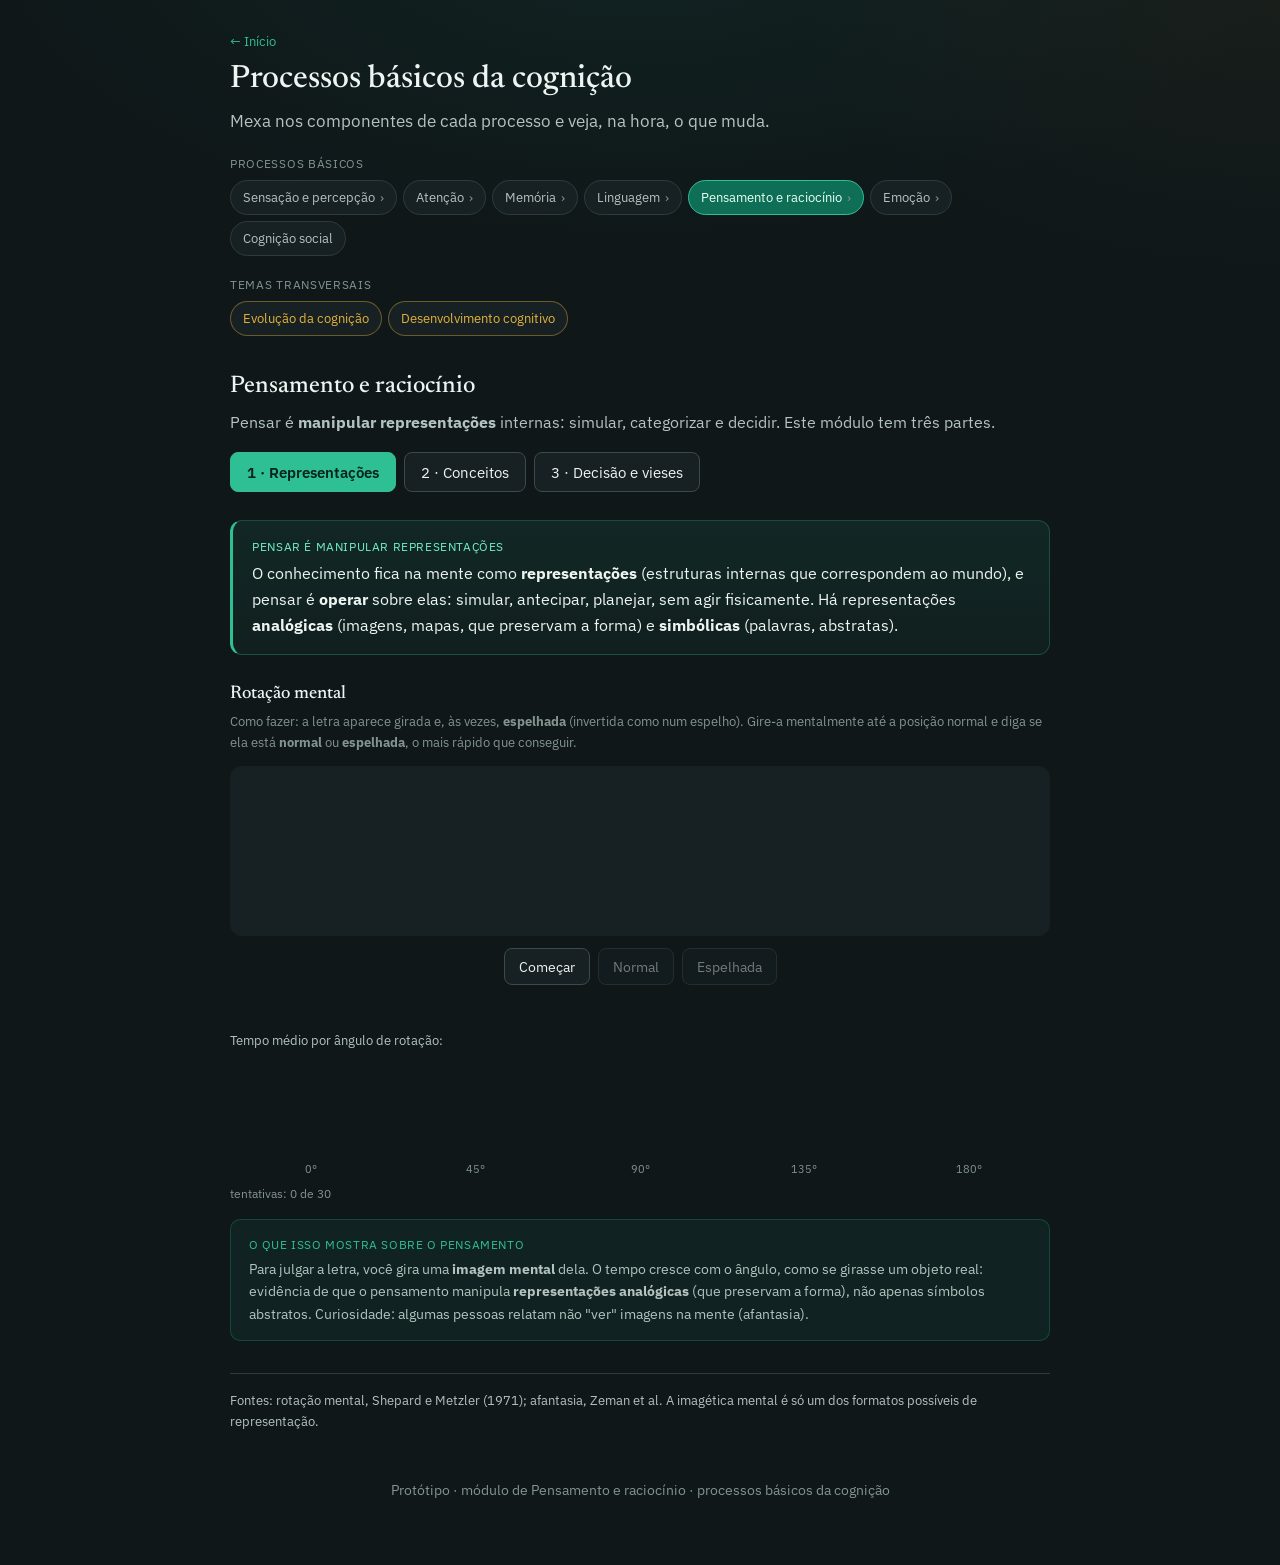
<file: pensamento.html>
<!DOCTYPE html>
<html lang="pt-BR">
<head>
<meta charset="UTF-8">
<meta name="viewport" content="width=device-width, initial-scale=1.0">
<title>Processos Básicos · Pensamento e raciocínio</title>
<link rel="preconnect" href="https://fonts.googleapis.com">
<link rel="preconnect" href="https://fonts.gstatic.com" crossorigin>
<link href="https://fonts.googleapis.com/css2?family=Newsreader:opsz,wght@6..72,400;6..72,500&family=IBM+Plex+Sans:wght@400;500;600&display=swap" rel="stylesheet">
<link rel="stylesheet" href="estilos.css?v=2026-11-16c">
<style>
  :root{
    --text-accent:var(--teal); --text-secondary:var(--ink-soft); --text-muted:var(--ink-dim);
    --text-primary:var(--ink); --text-success:#5bbf46; --text-danger:#e24b4a; --text-warning:var(--amber);
    --surface-1:var(--bg-soft); --surface-2:var(--card); --bg-accent:rgba(43,180,138,.12);
    --bg-warning:rgba(224,169,27,.12); --border:var(--line); --border-accent:var(--teal); --fill-secondary:rgba(43,180,138,.15);
  }
  button[aria-pressed="true"]{background:rgba(43,180,138,.15); border-color:var(--teal); color:var(--teal-bright)}
  input[type=number]{font-family:inherit; font-size:.9rem; padding:6px 8px; border-radius:8px; background:var(--bg-soft); color:var(--ink); border:1px solid var(--line)}
  .why{background:rgba(43,180,138,.08); border:1px solid rgba(43,180,138,.25); border-radius:10px; padding:.9rem 1.1rem; margin-top:1rem}
  .why .k{font-size:12px; text-transform:uppercase; letter-spacing:.05em; color:var(--teal); margin-bottom:4px}
  .why .v{font-size:14px; color:var(--ink-soft)}
  .how{font-size:13px; color:var(--ink-dim); margin:.2rem 0 .8rem}
</style>
</head>
<body>
<div class="wrap">

  <div class="crumb"><a href="index.html">← Início</a></div>
  <a class="home" href="index.html"><h1>Processos básicos da cognição</h1></a>
  <p class="lead">Mexa nos componentes de cada processo e veja, na hora, o que muda.</p>

  <p class="navlabel">Processos básicos</p>
  <nav class="pipeline" aria-label="Etapas do processamento da informação">
    <a class="stage" href="sensacao-percepcao.html">Sensação e percepção<span class="arrow"> ›</span></a>
    <a class="stage" href="atencao.html">Atenção<span class="arrow"> ›</span></a>
    <a class="stage" href="memoria.html">Memória<span class="arrow"> ›</span></a>
    <a class="stage" href="linguagem.html">Linguagem<span class="arrow"> ›</span></a>
    <span class="stage active">Pensamento e raciocínio<span class="arrow"> ›</span></span>
    <a class="stage" href="emocao.html">Emoção<span class="arrow"> ›</span></a>
    <a class="stage" href="cognicao-social.html">Cognição social</a>
  </nav>
  <p class="navlabel">Temas transversais</p>
  <nav class="pipeline themes" aria-label="Temas transversais">
    <a class="stage theme" href="evolucao-cognicao.html">Evolução da cognição</a>
    <a class="stage theme" href="desenvolvimento-cognitivo.html">Desenvolvimento cognitivo</a>
  </nav>

  <h2>Pensamento e raciocínio</h2>
  <p class="muted">Pensar é <b>manipular representações</b> internas: simular, categorizar e decidir. Este módulo tem três partes.</p>

  <div class="subnav">
    <button data-tab="m1" aria-pressed="true">1 · Representações</button>
    <button data-tab="m2" aria-pressed="false">2 · Conceitos</button>
    <button data-tab="m3" aria-pressed="false">3 · Decisão e vieses</button>
  </div>

  <!-- ===================== MÓDULO 1 ===================== -->
  <section id="m1">
    <div class="def">
      <div class="k">Pensar é manipular representações</div>
      O conhecimento fica na mente como <b>representações</b> (estruturas internas que correspondem ao mundo), e pensar é <b>operar</b> sobre elas: simular, antecipar, planejar, sem agir fisicamente. Há representações <b>analógicas</b> (imagens, mapas, que preservam a forma) e <b>simbólicas</b> (palavras, abstratas).
    </div>

    <h3>Rotação mental</h3>
    <p class="how">Como fazer: a letra aparece girada e, às vezes, <b>espelhada</b> (invertida como num espelho). Gire-a mentalmente até a posição normal e diga se ela está <b>normal</b> ou <b>espelhada</b>, o mais rápido que conseguir.</p>
    <div style="height:170px; display:flex; align-items:center; justify-content:center; background:var(--surface-1); border-radius:12px">
      <div id="r-glyph" style="font-size:96px; font-weight:700; font-family:Georgia,serif; line-height:1">R</div>
    </div>
    <div style="display:flex; gap:8px; justify-content:center; margin:12px 0">
      <button id="r-start">Começar</button><button id="r-normal">Normal</button><button id="r-mirror">Espelhada</button>
    </div>
    <div id="r-fb" style="text-align:center; font-size:14px; min-height:1.3em"></div>
    <div style="font-size:13px; color:var(--text-secondary); margin:1rem 0 6px">Tempo médio por ângulo de rotação:</div>
    <div id="r-chart" style="display:flex; align-items:flex-end; gap:10px; height:120px; padding:0 4px"></div>
    <div id="r-count" style="font-size:12px; color:var(--text-muted); margin-top:6px"></div>

    <div class="why">
      <div class="k">O que isso mostra sobre o pensamento</div>
      <div class="v">Para julgar a letra, você gira uma <b>imagem mental</b> dela. O tempo cresce com o ângulo, como se girasse um objeto real: evidência de que o pensamento manipula <b>representações analógicas</b> (que preservam a forma), não apenas símbolos abstratos. Curiosidade: algumas pessoas relatam não "ver" imagens na mente (afantasia).</div>
    </div>

    <div class="sources">Fontes: rotação mental, Shepard e Metzler (1971); afantasia, Zeman et al. A imagética mental é só um dos formatos possíveis de representação.</div>
  </section>

  <!-- ===================== MÓDULO 2 ===================== -->
  <section id="m2" class="hidden">
    <div class="def">
      <div class="k">Categorização e conceitos</div>
      A mente não guarda cada objeto isolado: agrupa por propriedades compartilhadas. <b>Conceitos</b> são representações que organizam categorias, reduzem a complexidade do mundo e permitem <b>inferências rápidas</b> (ativar "cachorro" já traz "tem pelo", "late", "pode morder").
    </div>

    <h3>Tipicidade</h3>
    <p class="how">Como fazer: para cada palavra, responda rápido se é uma <b>ave</b> ou não. No fim, compare o tempo entre aves típicas e atípicas.</p>
    <div style="height:120px; display:flex; align-items:center; justify-content:center; background:var(--surface-1); border-radius:12px">
      <div id="t-word" style="font-size:40px; font-weight:500; font-family:Georgia,serif">…</div>
    </div>
    <div style="display:flex; gap:8px; justify-content:center; margin:12px 0">
      <button id="t-start">Começar</button><button id="t-yes">É ave</button><button id="t-no">Não é</button>
    </div>
    <div id="t-fb" style="text-align:center; font-size:14px; min-height:1.3em"></div>
    <div id="t-res" style="margin-top:1rem"></div>

    <div class="why">
      <div class="k">O que isso mostra sobre o pensamento</div>
      <div class="v">Confirmamos mais rápido os exemplos próximos do <b>protótipo</b> (pardal) do que os distantes (pinguim). Pertencer a uma categoria é <b>graduado</b>, não tudo-ou-nada. É essa estrutura que deixa o pensamento inferir depressa, sem analisar cada caso do zero.</div>
    </div>

    <div class="sources">Fonte: protótipos e tipicidade, Rosch (1975).</div>
  </section>

  <!-- ===================== MÓDULO 3 ===================== -->
  <section id="m3" class="hidden">
    <div class="def">
      <div class="k">Decisão: pensamento em ação</div>
      Decidir é escolher entre alternativas sob incerteza. O modelo <b>normativo</b> descreve como deveríamos decidir (a escolha de maior utilidade); o <b>descritivo</b>, como de fato decidimos: com tempo, informação e cálculo limitados, usando <b>heurísticas</b> (atalhos) que geram <b>vieses</b> sistemáticos.
    </div>

    <h3>Galeria de vieses</h3>
    <p class="how">Como fazer: navegue pelos cinco; em cada um, responda primeiro e depois veja a explicação.</p>
    <div style="display:flex; justify-content:space-between; align-items:center; margin-bottom:10px">
      <button id="prev">‹ anterior</button>
      <span id="ind" style="font-size:13px; color:var(--text-secondary)"></span>
      <button id="next">próximo ›</button>
    </div>
    <div id="stage" style="background:var(--surface-1); border-radius:12px; padding:1.1rem; min-height:240px"></div>

    <div class="why">
      <div class="k">O que isso mostra sobre o pensamento</div>
      <div class="v">O pensamento real usa atalhos que economizam esforço e quase sempre funcionam, mas produzem erros <b>previsíveis</b> (não aleatórios). Reconhecê-los é o primeiro passo para decidir melhor. Decidir não é só calcular: é lidar com incerteza com recursos limitados.</div>
    </div>

    <div class="sources">Fontes: heurísticas e vieses, Tversky e Kahneman; racionalidade limitada, Simon; previsão afetiva, Gilbert e Wilson.</div>
  </section>

  <footer>Protótipo · módulo de Pensamento e raciocínio · processos básicos da cognição</footer>
</div>

<script>
/* ===== TABS ===== */
(function(){
  const btns=document.querySelectorAll('.subnav button'), secs={m1:document.getElementById('m1'),m2:document.getElementById('m2'),m3:document.getElementById('m3')};
  btns.forEach(b=>b.onclick=()=>{ const t=b.dataset.tab; btns.forEach(x=>x.setAttribute('aria-pressed',x===b)); for(const k in secs) secs[k].classList.toggle('hidden',k!==t); document.dispatchEvent(new CustomEvent('pb:tab',{detail:t})); });
})();

/* ===== M1: ROTAÇÃO MENTAL ===== */
(function(){
  const MAGS=[0,45,90,135,180], REPS=3;
  /* Bloco balanceado: 5 ângulos x (normal, espelhada) x 3 repetições = 30 tentativas, em ordem embaralhada.
     Para 45, 90 e 135 graus o sentido do giro (horário ou anti-horário) é sorteado. */
  function build(){ const q=[]; MAGS.forEach(g=>[false,true].forEach(mir=>{ for(let r=0;r<REPS;r++) q.push({a:(g===0||g===180||Math.random()<0.5)?g:360-g, m:mir}); }));
    for(let i=q.length-1;i>0;i--){ const j=Math.floor(Math.random()*(i+1)); [q[i],q[j]]=[q[j],q[i]]; } return q; }
  const glyph=document.getElementById('r-glyph'), fb=document.getElementById('r-fb'), chart=document.getElementById('r-chart'), count=document.getElementById('r-count');
  const startBtn=document.getElementById('r-start'), bN=document.getElementById('r-normal'), bM=document.getElementById('r-mirror');
  let a=0,m=false,t0=0,trials=[],running=false,timer=0,queue=build(),idx=0,done=false;
  /* O relógio só corre entre o clique em Começar e a resposta. Trocar de aba pausa e descarta a tentativa em curso. */
  function setRunning(on,label){ running=on; clearTimeout(timer); t0=0; startBtn.classList.toggle('hidden',on); if(label) startBtn.textContent=label;
    bN.disabled=bM.disabled=!on; glyph.style.visibility=on?'visible':'hidden'; if(on) next(); }
  function finish(){ done=true; setRunning(false,'Repetir'); fb.textContent='Bloco concluído. Veja o gráfico abaixo.'; }
  function next(){ if(!running)return; if(idx>=queue.length)return finish(); a=queue[idx].a; m=queue[idx].m; glyph.style.transform='rotate('+a+'deg) scaleX('+(m?-1:1)+')'; fb.textContent=''; t0=performance.now(); }
  function answer(saysMirror){ if(!t0)return; const rt=performance.now()-t0; t0=0; const correct=(saysMirror===m), mag=Math.min(a,360-a); trials.push({mag,rt,correct}); idx++;
    fb.innerHTML=correct?'<span style="color:var(--text-success)">certo ('+Math.round(rt)+' ms)</span>':'<span style="color:var(--text-danger)">era '+(m?'espelhada':'normal')+'</span>'; draw(); timer=setTimeout(next,650); }
  function draw(){ const ok=trials.filter(t=>t.correct); chart.innerHTML='';
    const means=MAGS.map(g=>{ const r=ok.filter(t=>t.mag===g).map(t=>t.rt); return r.length? r.reduce((x,y)=>x+y,0)/r.length:0; });
    const max=Math.max(600,...means);
    MAGS.forEach((g,i)=>{ const col=document.createElement('div'); col.style.cssText='flex:1; display:flex; flex-direction:column; align-items:center; justify-content:flex-end; height:100%';
      const val=document.createElement('div'); val.style.cssText='font-size:11px; color:var(--text-secondary); margin-bottom:2px'; val.textContent=means[i]?Math.round(means[i]):'';
      const bar=document.createElement('div'); bar.style.cssText='width:100%; border-radius:6px 6px 0 0; background:var(--text-accent); height:'+(means[i]?Math.max(6,means[i]/max*100):0)+'%';
      const lab=document.createElement('div'); lab.style.cssText='font-size:11px; color:var(--text-muted); margin-top:4px'; lab.textContent=g+'°';
      col.appendChild(val); col.appendChild(bar); col.appendChild(lab); chart.appendChild(col); });
    count.textContent='tentativas: '+idx+' de '+queue.length+(trials.length>=8?' · repare a subida do tempo conforme o ângulo cresce.':''); }
  document.getElementById('r-normal').onclick=()=>answer(false);
  document.getElementById('r-mirror').onclick=()=>answer(true);
  startBtn.onclick=()=>{ if(done){ trials=[]; queue=build(); idx=0; done=false; draw(); } setRunning(true); };
  document.addEventListener('pb:tab',e=>{ if(running&&e.detail!=='m1'){ setRunning(false,'Continuar'); fb.textContent='Pausado. Clique em Continuar.'; } });
  draw(); setRunning(false);
})();

/* ===== M2: TIPICIDADE ===== */
(function(){
  const ITEMS=[ {w:'pardal',b:true,typ:'alta'},{w:'pombo',b:true,typ:'alta'},{w:'sabiá',b:true,typ:'alta'},{w:'andorinha',b:true,typ:'alta'},
    {w:'pinguim',b:true,typ:'baixa'},{w:'avestruz',b:true,typ:'baixa'},{w:'galinha',b:true,typ:'baixa'},{w:'ema',b:true,typ:'baixa'},
    {w:'morcego',b:false},{w:'baleia',b:false},{w:'abelha',b:false},{w:'cobra',b:false} ];
  const shuf=a=>a.map(x=>[Math.random(),x]).sort((p,q)=>p[0]-q[0]).map(p=>p[1]);
  const wordEl=document.getElementById('t-word'), fb=document.getElementById('t-fb'), res=document.getElementById('t-res');
  const startBtn=document.getElementById('t-start'), bY=document.getElementById('t-yes'), bNo=document.getElementById('t-no');
  let order=shuf(ITEMS.slice()), idx=0, t0=0, data=[], running=false, timer=0;
  /* O relógio só corre depois do clique em Começar. Trocar de aba pausa; a palavra em curso é reapresentada ao continuar. */
  function setRunning(on,label){ running=on; clearTimeout(timer); t0=0; startBtn.classList.toggle('hidden',on); if(label) startBtn.textContent=label;
    bY.disabled=bNo.disabled=!on; if(on) show(); else wordEl.textContent=''; }
  function show(){ if(!running)return; if(idx>=order.length)return finish(); wordEl.textContent=order[idx].w; fb.textContent=''; t0=performance.now(); }
  function answer(saysBird){ if(!t0)return; const it=order[idx], rt=performance.now()-t0; t0=0; const correct=(saysBird===it.b); data.push({it,rt,correct});
    fb.innerHTML=correct?'<span style="color:var(--text-success)">ok</span>':'<span style="color:var(--text-danger)">'+(it.b?'é ave':'não é ave')+'</span>'; idx++; timer=setTimeout(show,450); }
  function mean(a){ return a.length? Math.round(a.reduce((x,y)=>x+y,0)/a.length)+' ms' : '<span style="font-size:14px; font-weight:400">sem dados suficientes</span>'; } /* sem acertos na condição: não mostrar 0 ms */
  function finish(){ running=false; bY.disabled=bNo.disabled=true; wordEl.textContent='Fim'; fb.textContent='';
    const alta=data.filter(d=>d.correct&&d.it.b&&d.it.typ==='alta').map(d=>d.rt), baixa=data.filter(d=>d.correct&&d.it.b&&d.it.typ==='baixa').map(d=>d.rt);
    res.innerHTML='<div style="display:flex; gap:10px"><div style="flex:1; background:var(--surface-1); border-radius:10px; padding:.8rem"><div style="font-size:13px; color:var(--text-secondary)">Aves típicas</div><div style="font-size:22px; font-weight:500; color:var(--text-success)">'+mean(alta)+'</div></div><div style="flex:1; background:var(--surface-1); border-radius:10px; padding:.8rem"><div style="font-size:13px; color:var(--text-secondary)">Aves atípicas</div><div style="font-size:22px; font-weight:500; color:var(--text-warning)">'+mean(baixa)+'</div></div></div>'+
      '<p style="font-size:13px; color:var(--text-muted); margin-top:.8rem">Típicas (pardal, pombo) costumam ser confirmadas mais rápido que atípicas (pinguim, avestruz). Morcego e baleia eram as pegadinhas.</p><button id="t-again" style="margin-top:6px">Repetir</button>';
    document.getElementById('t-again').onclick=()=>{ order=shuf(ITEMS.slice()); idx=0; data=[]; res.innerHTML=''; setRunning(true); }; }
  document.getElementById('t-yes').onclick=()=>answer(true); document.getElementById('t-no').onclick=()=>answer(false);
  startBtn.onclick=()=>setRunning(true);
  document.addEventListener('pb:tab',e=>{ if(running&&e.detail!=='m2'){ setRunning(false,'Continuar'); fb.textContent='Pausado. Clique em Continuar.'; } });
  setRunning(false);
})();

/* ===== M3: GALERIA DE VIESES ===== */
(function(){
  const g=id=>document.getElementById(id), stage=g('stage'), ind=g('ind'), R=Math.random;
  const DEMOS=[
    {t:'Ancoragem', go:function(){ const anc=R()<0.5?60:320;
      stage.innerHTML='<div style="font-weight:500; margin-bottom:8px">Ancoragem</div><div style="font-size:15px">O Brasil tem mais ou menos que <b>'+anc+' milhões</b> de habitantes?</div><div style="display:flex; gap:8px; margin:10px 0"><button id="a-mais">mais</button><button id="a-menos">menos</button></div><div style="font-size:14px; color:var(--text-secondary)">Sua estimativa (milhões): <input id="a-est" type="number" style="width:90px"></div><button id="a-go" style="margin-top:10px">Revelar</button><div id="a-out" style="font-size:14px; margin-top:10px"></div>';
      g('a-mais').onclick=g('a-menos').onclick=()=>{}; g('a-go').onclick=()=>{ g('a-out').innerHTML='População real: ~<b>203 milhões</b>. Você viu a âncora <b>'+anc+'</b> (sorteada). A estimativa tende a gravitar para a âncora, mesmo arbitrária: <b>ancoragem</b>.'; }; }},
    {t:'Disponibilidade', go:function(){
      stage.innerHTML='<div style="font-weight:500; margin-bottom:8px">Disponibilidade</div><div style="font-size:15px">O que mata mais pessoas por ano: <b>tubarões</b> ou <b>vacas</b>?</div><div style="display:flex; gap:8px; margin:10px 0"><button id="d-t">tubarões</button><button id="d-v">vacas</button></div><div id="d-out" style="font-size:14px"></div>';
      const rv=()=>{ g('d-out').innerHTML='<b>Vacas</b> matam muito mais (coices, pisões) que tubarões. Julgamos pelo que vem fácil à mente (ataques de tubarão são vívidos e noticiados), não pela frequência real: <b>disponibilidade</b>.'; }; g('d-t').onclick=rv; g('d-v').onclick=rv; }},
    {t:'Representatividade', go:function(){
      stage.innerHTML='<div style="font-weight:500; margin-bottom:8px">Representatividade</div><div style="font-size:14px; color:var(--text-secondary)">Helena é inteligente, ambiciosa, gosta de enigmas matemáticos e de leitura.</div><div style="font-size:15px; margin-top:8px">É mais provável que Helena seja:</div><div style="display:flex; gap:8px; margin:10px 0; flex-wrap:wrap"><button id="r-a">psicóloga cognitiva</button><button id="r-b">funcionária dos correios</button></div><div id="r-out" style="font-size:14px"></div>';
      const rv=()=>{ g('r-out').innerHTML='Há <b>muito mais</b> funcionárias dos correios do que psicólogas cognitivas. Julgar pela semelhança com o protótipo e ignorar essa <b>taxa de base</b> é a <b>representatividade</b>.'; }; g('r-a').onclick=rv; g('r-b').onclick=rv; }},
    {t:'Enquadramento', go:function(){ const gain=R()<0.5;
      const txt=gain?'Uma doença ameaça 600 pessoas. <b>Programa A</b>: salva 200 com certeza. <b>Programa B</b>: 1/3 de chance de salvar as 600, 2/3 de salvar ninguém.':'Uma doença ameaça 600 pessoas. <b>Programa A</b>: 400 morrem com certeza. <b>Programa B</b>: 1/3 de chance de ninguém morrer, 2/3 de 600 morrerem.';
      stage.innerHTML='<div style="font-weight:500; margin-bottom:8px">Enquadramento</div><div style="font-size:15px">'+txt+'</div><div style="display:flex; gap:8px; margin:10px 0"><button id="e-a">Programa A</button><button id="e-b">Programa B</button></div><div id="e-out" style="font-size:14px"></div>';
      const rv=()=>{ g('e-out').innerHTML='As duas versões são <b>idênticas</b> (200 vivos = 400 mortos). No enquadramento de <b>ganho</b> tendemos ao seguro (A); no de <b>perda</b>, ao arriscado (B). A escolha muda só pela forma: <b>enquadramento</b>. (Você viu a versão de '+(gain?'ganho':'perda')+'.)'; }; g('e-a').onclick=rv; g('e-b').onclick=rv; }},
    {t:'Afeto (previsão afetiva)', go:function(){
      stage.innerHTML='<div style="font-weight:500; margin-bottom:8px">Afeto · previsão afetiva</div><div style="font-size:15px">Imagine que você ganha um grande prêmio na loteria.</div><div style="margin:12px 0"><div style="font-size:14px; color:var(--text-secondary)">Quão mais feliz, de 0 a 10? <span id="af-h">7</span></div><input id="af-hr" type="range" min="0" max="10" value="7" style="width:100%"></div><div style="margin:12px 0"><div style="font-size:14px; color:var(--text-secondary)">Por quantos meses isso dura? <span id="af-m">12</span></div><input id="af-mr" type="range" min="0" max="36" value="12" style="width:100%"></div><button id="af-go">Revelar</button><div id="af-out" style="font-size:14px; margin-top:10px"></div>';
      g('af-hr').oninput=e=>g('af-h').textContent=e.target.value; g('af-mr').oninput=e=>g('af-m').textContent=e.target.value;
      g('af-go').onclick=()=>{ g('af-out').innerHTML='Ganhadores de loteria tendem a voltar a níveis de felicidade próximos do habitual em poucos meses (<b>adaptação hedônica</b>). Superestimamos a intensidade e a duração das emoções futuras: <b>falha de previsão afetiva</b>.'; }; }}
  ];
  let i=0; function show(){ ind.textContent=(i+1)+' / '+DEMOS.length+' · '+DEMOS[i].t; DEMOS[i].go(); }
  g('prev').onclick=()=>{ i=(i-1+DEMOS.length)%DEMOS.length; show(); }; g('next').onclick=()=>{ i=(i+1)%DEMOS.length; show(); }; show();
})();
</script>
</body>
</html>
</file>
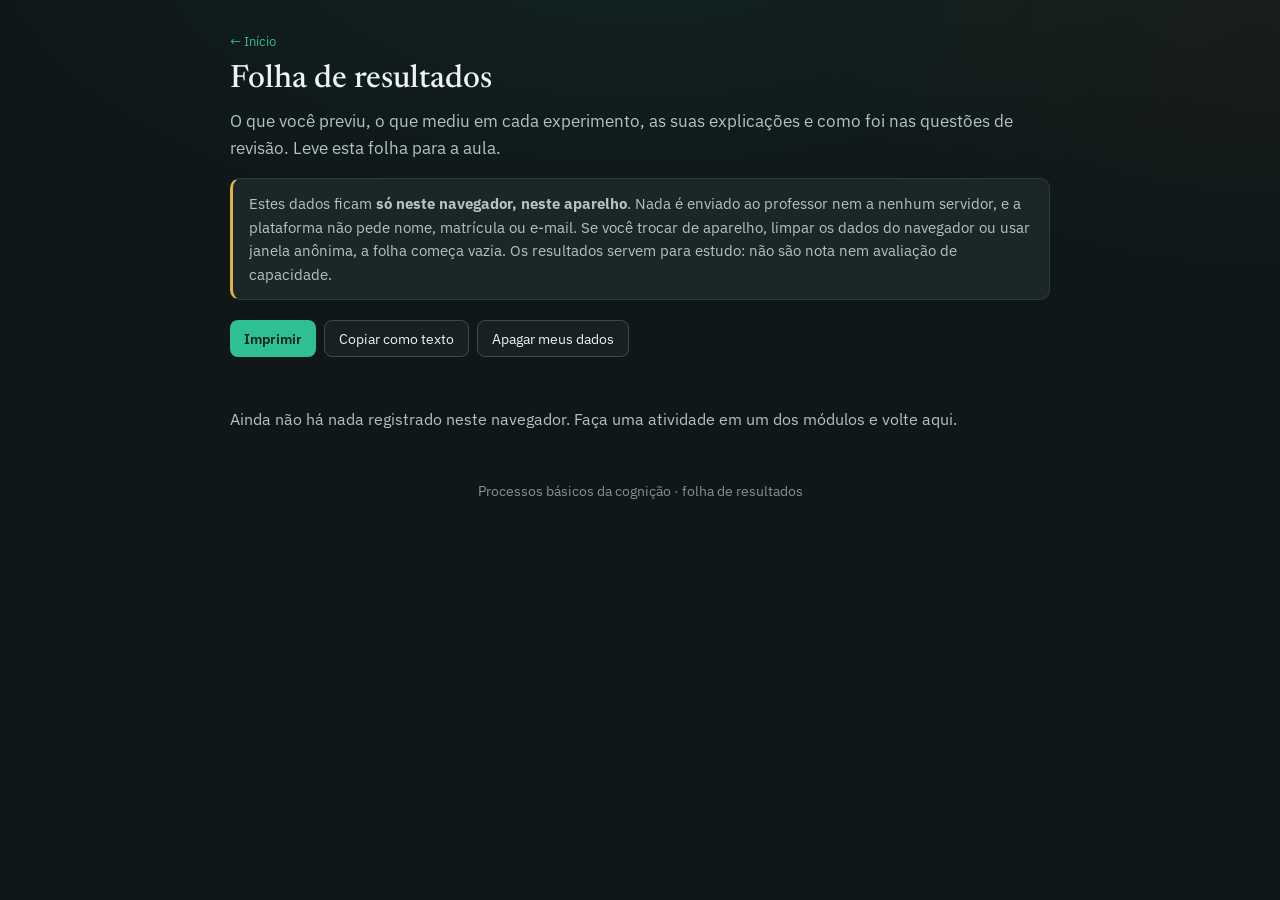
<file: resultados.html>
<!DOCTYPE html>
<html lang="pt-BR">
<head>
<meta charset="UTF-8">
<meta name="viewport" content="width=device-width, initial-scale=1.0">
<title>Processos Básicos · Folha de resultados</title>
<link rel="preconnect" href="https://fonts.googleapis.com">
<link rel="preconnect" href="https://fonts.gstatic.com" crossorigin>
<link href="https://fonts.googleapis.com/css2?family=Newsreader:opsz,wght@6..72,400;6..72,500&family=IBM+Plex+Sans:wght@400;500;600&display=swap" rel="stylesheet">
<link rel="stylesheet" href="estilos.css?v=2026-11-16c">
<style>
  .aviso{background:var(--card); border:1px solid var(--line); border-left:3px solid var(--amber); border-radius:10px; padding:.8rem 1rem; font-size:.92rem; color:var(--ink-soft); margin:1rem 0 1.25rem}
  .acoes{display:flex; gap:8px; flex-wrap:wrap; margin:1rem 0 .4rem}
  #retorno{font-size:.88rem; color:var(--ink-soft); min-height:1.4em}
  .mod{background:var(--card); border:1px solid var(--line); border-radius:12px; padding:1rem 1.2rem; margin:1rem 0}
  .mod h2{margin:0 0 .4rem; font-size:1.3rem}
  .ativ{border-top:1px solid var(--line); padding:.8rem 0 .2rem}
  .ativ h3{margin:0; font-size:1.05rem}
  .ativ .quando{font-size:.8rem; color:var(--ink-dim)}
  .ativ p{margin:.4rem 0; font-size:.94rem}
  .ativ .rot{color:var(--ink-soft)}
  table.med{width:100%; border-collapse:collapse; font-size:.92rem; margin:.5rem 0}
  table.med th, table.med td{text-align:left; padding:.35rem .5rem; border-bottom:1px solid var(--line); vertical-align:top}
  table.med th{font-weight:500; color:var(--ink-soft); font-size:.82rem}
  .vazio{color:var(--ink-soft); margin:1.5rem 0}

  /* Impressão: fundo claro, sem botões nem navegação */
  @media print{
    :root{--ink:#111; --ink-soft:#333; --ink-dim:#555; --line:#bbb; --card:#fff; --bg:#fff; --bg-soft:#fff}
    body{background:#fff !important; color:#111}
    .acoes, .crumb, #retorno, footer{display:none !important}
    .wrap{max-width:none; padding:0}
    .mod, .aviso{border-color:#bbb; background:#fff; break-inside:avoid}
    a{color:#111; text-decoration:none}
  }
</style>
</head>
<body>
<div class="wrap">
  <div class="crumb"><a href="index.html">← Início</a></div>
  <h1><a class="home" href="index.html">Folha de resultados</a></h1>
  <p class="lead">O que você previu, o que mediu em cada experimento, as suas explicações e como foi nas questões de revisão. Leve esta folha para a aula.</p>

  <div class="aviso">
    Estes dados ficam <b>só neste navegador, neste aparelho</b>. Nada é enviado ao professor nem a nenhum servidor, e a plataforma não pede nome, matrícula ou e-mail. Se você trocar de aparelho, limpar os dados do navegador ou usar janela anônima, a folha começa vazia. Os resultados servem para estudo: não são nota nem avaliação de capacidade.
  </div>

  <div class="acoes">
    <button id="imprimir" class="primary">Imprimir</button>
    <button id="copiar">Copiar como texto</button>
    <button id="apagar">Apagar meus dados</button>
  </div>
  <div id="retorno" role="status" aria-live="polite"></div>

  <div id="folha"></div>

  <footer>Processos básicos da cognição · folha de resultados</footer>
</div>

<script src="comum.js?v=2026-11-16c"></script>
<script>
(function () {
  const folha = document.getElementById('folha'), retorno = document.getElementById('retorno');

  /* Tudo que vem do armazenamento entra por textContent (nunca innerHTML). */
  function criar(tag, classe, texto) {
    const e = document.createElement(tag);
    if (classe) e.className = classe;
    if (texto !== undefined && texto !== null) e.textContent = String(texto);
    return e;
  }
  function dataLegivel(iso) {
    const d = new Date(iso);
    return isNaN(d) ? '' : d.toLocaleDateString('pt-BR') + ', ' + d.toLocaleTimeString('pt-BR', { hour: '2-digit', minute: '2-digit' });
  }
  function titulo(id) {
    const m = PB.modulos.find(x => x.id === id);
    return m ? m.titulo : id;
  }
  /* Módulos na ordem do site; depois, qualquer chave desconhecida. */
  function ordem(dados) {
    const conhecidos = PB.modulos.map(m => m.id).filter(id => dados[id]);
    return conhecidos.concat(Object.keys(dados).filter(id => conhecidos.indexOf(id) < 0));
  }
  function ehObjeto(x) { return x && typeof x === 'object' && !Array.isArray(x); }

  function desenhar() {
    const dados = PB.store.tudo();
    folha.textContent = '';
    const ids = ordem(dados).filter(id => ehObjeto(dados[id]) && Object.keys(dados[id]).length);
    if (!ids.length) {
      folha.appendChild(criar('p', 'vazio', 'Ainda não há nada registrado neste navegador. Faça uma atividade em um dos módulos e volte aqui.'));
      return;
    }
    ids.forEach(id => {
      const bloco = criar('section', 'mod');
      const h = criar('h2');
      const link = criar('a', 'home', titulo(id));
      if (PB.modulos.some(m => m.id === id)) link.href = id + '.html';
      h.appendChild(link);
      bloco.appendChild(h);
      Object.keys(dados[id]).forEach(chave => {
        const a = dados[id][chave];
        if (!ehObjeto(a)) return;
        const sec = criar('div', 'ativ');
        sec.appendChild(criar('h3', null, a.rotulo || chave));
        if (a.data) sec.appendChild(criar('div', 'quando', 'Feito em ' + dataLegivel(a.data)));
        if (typeof a.pergunta === 'string' && a.pergunta.trim()) {
          const p = criar('p');
          p.appendChild(criar('span', 'rot', 'Pergunta: '));
          p.appendChild(document.createTextNode(a.pergunta));
          sec.appendChild(p);
        }
        if (ehObjeto(a.previsao)) {
          const p = criar('p');
          p.appendChild(criar('span', 'rot', 'Sua previsão: '));
          p.appendChild(document.createTextNode((a.previsao.pergunta ? a.previsao.pergunta + ' ' : '') + 'Você respondeu: ' + (a.previsao.resposta || '')));
          sec.appendChild(p);
        }
        if (Array.isArray(a.medidas) && a.medidas.length) {
          const t = criar('table', 'med'), cab = criar('tr');
          ['Medida', 'Seu resultado', 'Esperado'].forEach(x => { const th = criar('th', null, x); th.scope = 'col'; cab.appendChild(th); });
          t.appendChild(cab);
          a.medidas.forEach(m => {
            if (!ehObjeto(m)) return;
            const tr = criar('tr');
            tr.appendChild(criar('td', null, m.nome || ''));
            tr.appendChild(criar('td', null, m.valor === undefined || m.valor === null ? 'sem dados suficientes' : m.valor));
            tr.appendChild(criar('td', null, m.esperado || ''));
            t.appendChild(tr);
          });
          sec.appendChild(t);
        }
        if (ehObjeto(a.quiz)) {
          const p = criar('p');
          p.appendChild(criar('span', 'rot', 'Acertos: '));
          p.appendChild(document.createTextNode(a.quiz.acertos + ' de ' + a.quiz.total + ' corretas'));
          sec.appendChild(p);
        }
        if (typeof a.explicacao === 'string' && a.explicacao.trim()) {
          const p = criar('p');
          p.appendChild(criar('span', 'rot', 'Sua explicação: '));
          p.appendChild(document.createTextNode(a.explicacao));
          sec.appendChild(p);
        }
        if (typeof a.texto === 'string' && a.texto.trim()) {
          const p = criar('p');
          p.appendChild(criar('span', 'rot', 'Sua resposta: '));
          p.appendChild(document.createTextNode(a.texto));
          sec.appendChild(p);
        }
        bloco.appendChild(sec);
      });
      folha.appendChild(bloco);
    });
  }

  /* Versão em texto simples, para colar em caderno digital ou mensagem. */
  function comoTexto() {
    const dados = PB.store.tudo(), L = ['Processos básicos da cognição: folha de resultados', ''];
    ordem(dados).forEach(id => {
      if (!ehObjeto(dados[id]) || !Object.keys(dados[id]).length) return;
      L.push(titulo(id).toUpperCase());
      Object.keys(dados[id]).forEach(chave => {
        const a = dados[id][chave];
        if (!ehObjeto(a)) return;
        L.push('  ' + (a.rotulo || chave) + (a.data ? ' (' + dataLegivel(a.data) + ')' : ''));
        if (typeof a.pergunta === 'string' && a.pergunta.trim()) L.push('    Pergunta: ' + a.pergunta);
        if (ehObjeto(a.previsao)) L.push('    Previsão: ' + (a.previsao.pergunta ? a.previsao.pergunta + ' ' : '') + 'Resposta: ' + (a.previsao.resposta || ''));
        (Array.isArray(a.medidas) ? a.medidas : []).forEach(m => {
          if (!ehObjeto(m)) return;
          L.push('    ' + (m.nome || '') + ': ' + (m.valor === undefined || m.valor === null ? 'sem dados suficientes' : m.valor) + (m.esperado ? ' (esperado: ' + m.esperado + ')' : ''));
        });
        if (ehObjeto(a.quiz)) L.push('    Acertos: ' + a.quiz.acertos + ' de ' + a.quiz.total + ' corretas');
        if (typeof a.explicacao === 'string' && a.explicacao.trim()) L.push('    Sua explicação: ' + a.explicacao);
        if (typeof a.texto === 'string' && a.texto.trim()) L.push('    Resposta: ' + a.texto);
      });
      L.push('');
    });
    return L.join('\n').trim();
  }

  document.getElementById('imprimir').onclick = () => window.print();

  document.getElementById('copiar').onclick = async () => {
    const texto = comoTexto();
    try {
      await navigator.clipboard.writeText(texto);
      retorno.textContent = 'Texto copiado.';
    } catch (e) {
      /* Sem permissão de área de transferência: seleciona o texto para copiar à mão. */
      const ta = document.createElement('textarea');
      ta.value = texto; ta.setAttribute('aria-label', 'Resultados em texto'); ta.rows = 10; ta.style.width = '100%';
      const antigo = document.getElementById('texto-manual'); if (antigo) antigo.remove();
      ta.id = 'texto-manual';
      retorno.after(ta); ta.focus(); ta.select();
      retorno.textContent = 'Não foi possível copiar automaticamente. O texto está selecionado abaixo: copie com Ctrl+C (ou Cmd+C).';
    }
  };

  document.getElementById('apagar').onclick = () => {
    if (!window.confirm('Apagar todos os resultados guardados neste navegador? Isso não pode ser desfeito.')) return;
    PB.store.apagar();
    desenhar();
    retorno.textContent = 'Dados apagados.';
  };

  if (!PB.store.disponivel()) retorno.textContent = 'Este navegador está bloqueando o armazenamento local (janela anônima ou configuração de privacidade). Os resultados não ficam guardados entre visitas.';
  desenhar();
  window.addEventListener('storage', desenhar); /* atualiza se uma atividade for feita em outra aba */
})();
</script>
</body>
</html>
</file>
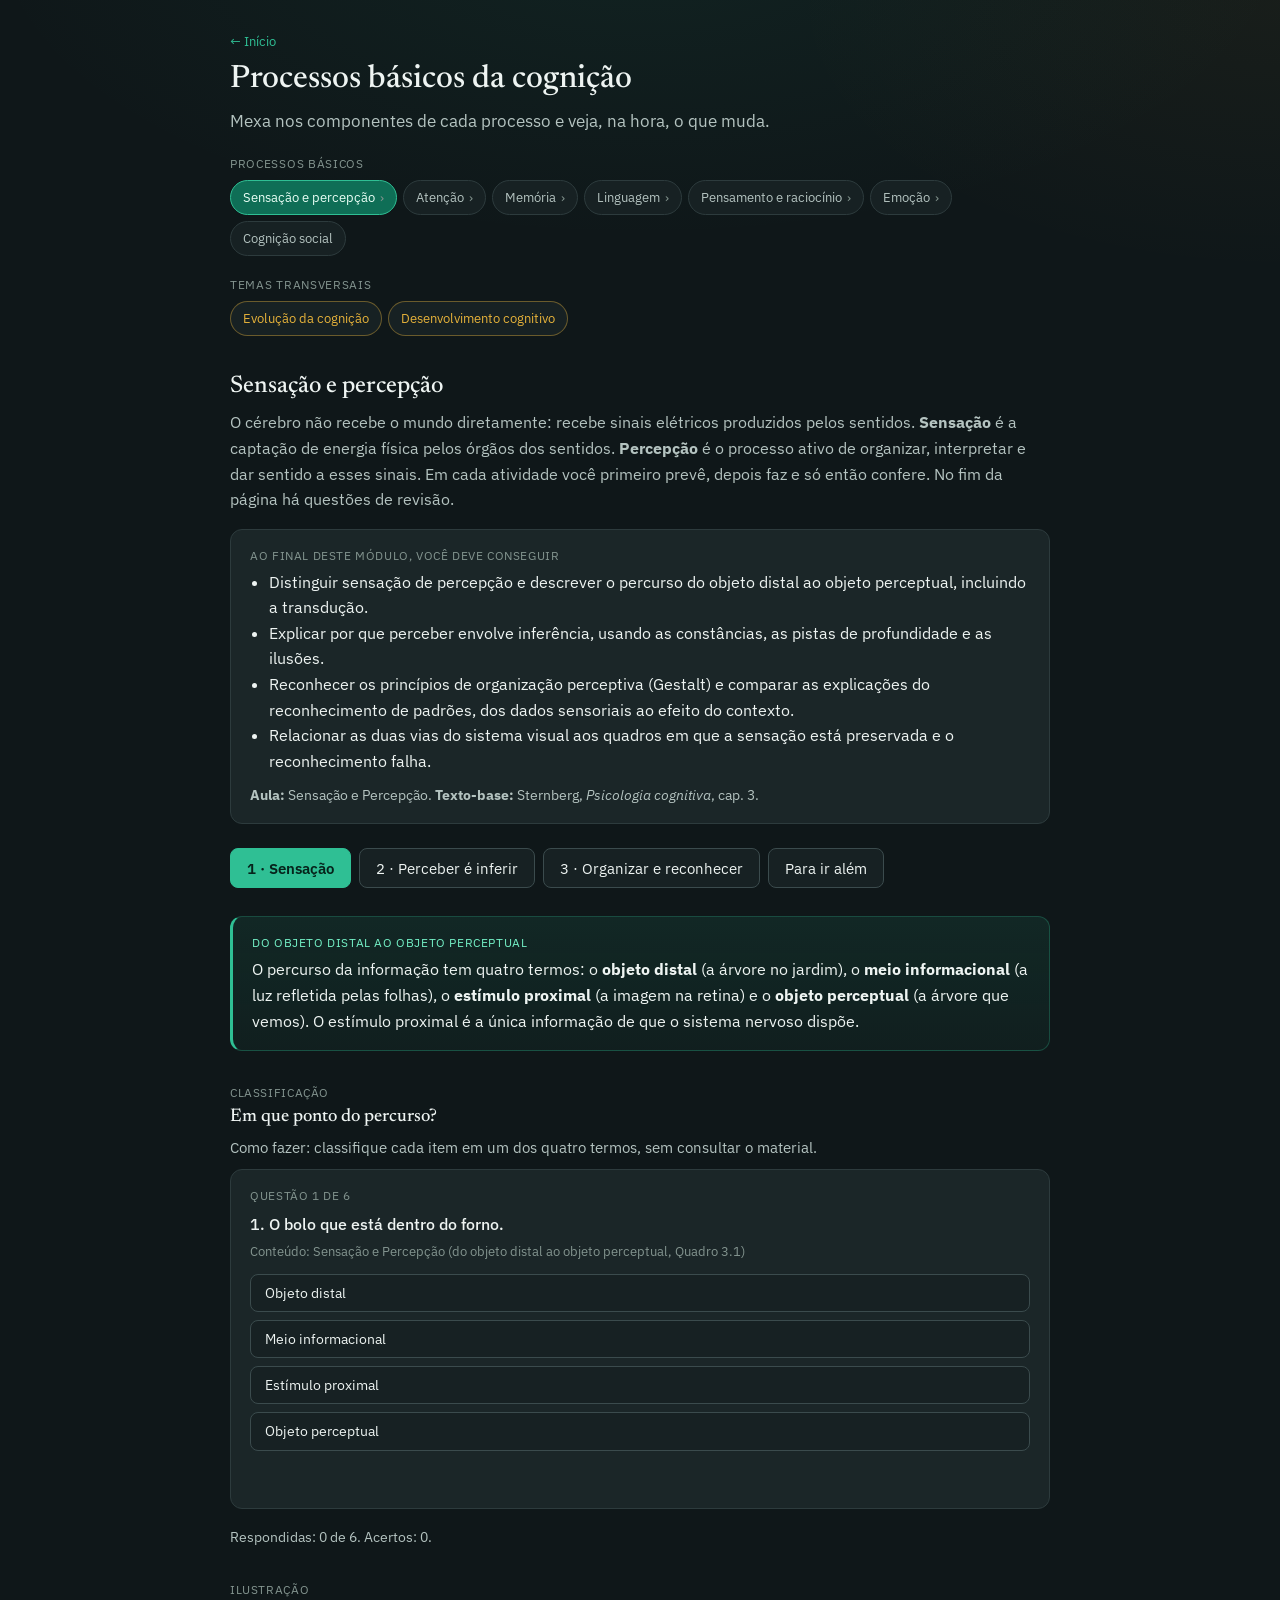
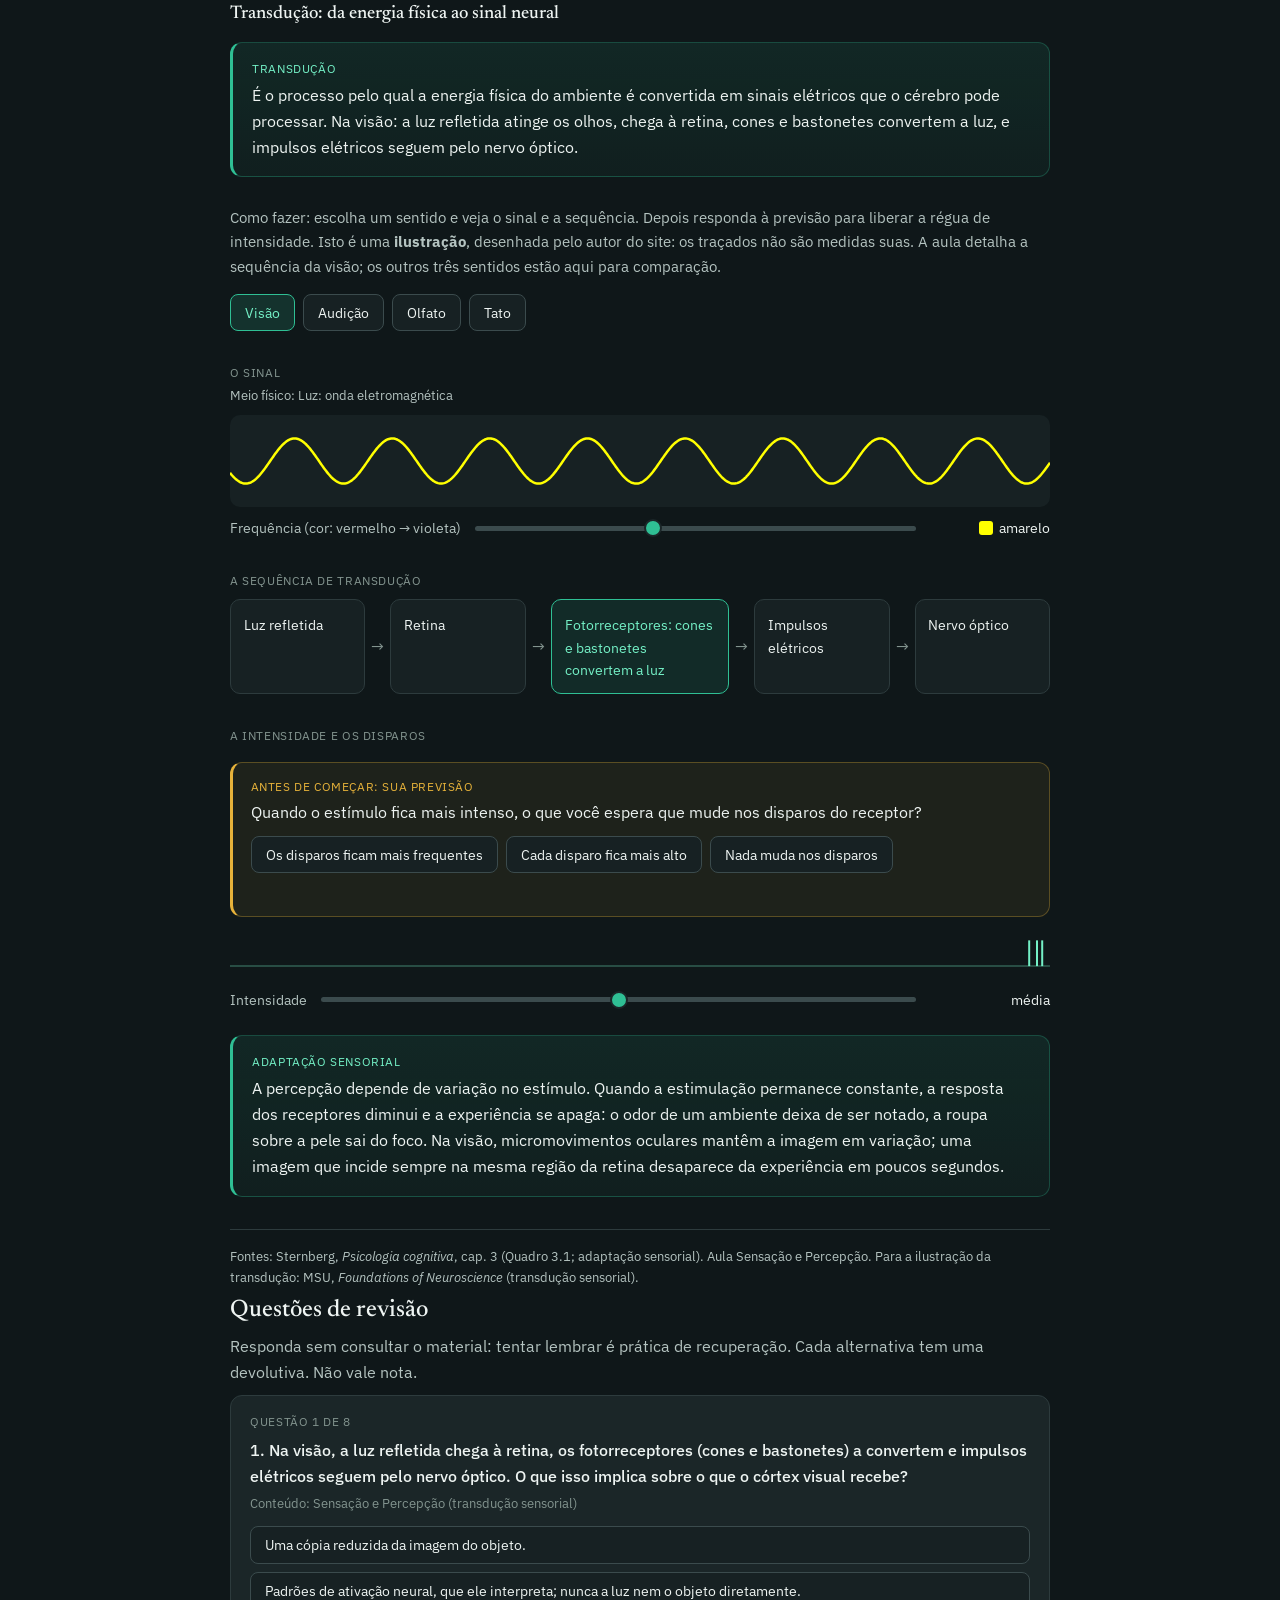
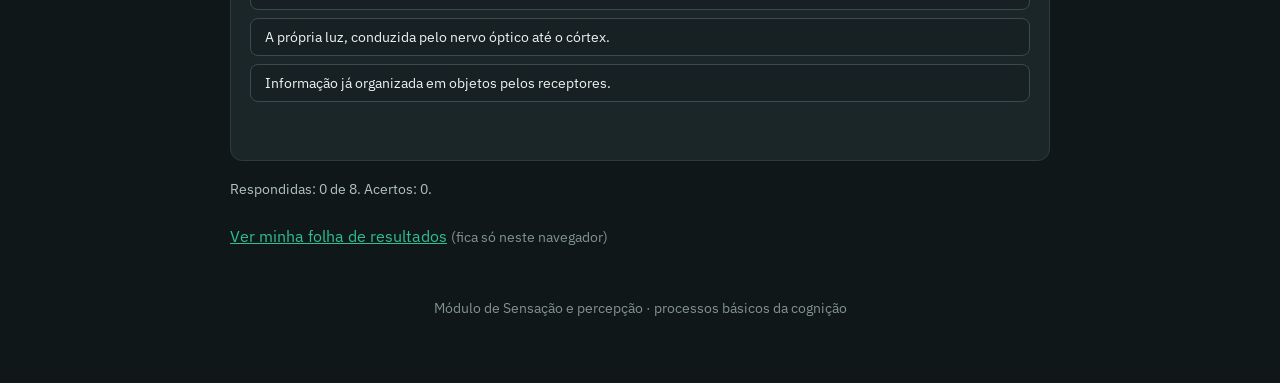
<file: sensacao-percepcao.html>
<!DOCTYPE html>
<html lang="pt-BR">
<head>
<meta charset="UTF-8">
<meta name="viewport" content="width=device-width, initial-scale=1.0">
<title>Processos Básicos · Sensação e percepção</title>
<link rel="preconnect" href="https://fonts.googleapis.com">
<link rel="preconnect" href="https://fonts.gstatic.com" crossorigin>
<link href="https://fonts.googleapis.com/css2?family=Newsreader:opsz,wght@6..72,400;6..72,500&family=IBM+Plex+Sans:wght@400;500;600&display=swap" rel="stylesheet">
<link rel="stylesheet" href="estilos.css?v=2026-11-16c">
<style>
  button[aria-pressed="true"]{background:rgba(43,180,138,.15); border-color:var(--teal); color:var(--teal-bright)}
  .acoes{display:flex; gap:8px; flex-wrap:wrap; margin:.6rem 0}
  .subtitle{font-size:.78rem; text-transform:uppercase; letter-spacing:.05em; color:var(--ink-dim); margin:2rem 0 .2rem}
  .regua{display:flex; align-items:center; gap:12px; margin:10px 0; font-size:14px; color:var(--text-secondary)}
  .regua input{flex:1}
  .regua .leitura{min-width:120px; text-align:right; color:var(--ink)}
  #sig{width:100%; height:92px; display:block; background:var(--bg-soft); border-radius:10px}
  #spk{width:100%; height:46px; display:block}
  #sig-meio{font-size:13px; color:var(--text-secondary); margin:.2rem 0 .5rem}
  .amostra{display:inline-block; width:14px; height:14px; border-radius:3px; vertical-align:-2px; margin-right:6px}
  /* a porta que abre: cena e contorno lado a lado */
  .porta-grid{display:grid; grid-template-columns:1fr 1fr; gap:12px; margin:.6rem 0}
  .porta-grid figure{margin:0}
  .porta-grid .quadro{background:var(--bg-soft); border:1px solid var(--line); border-radius:12px; overflow:hidden; aspect-ratio:4/3; color:var(--ink)}
  .porta-grid .quadro svg{width:100%; height:100%; display:block}
  .porta-grid figcaption{font-size:.82rem; color:var(--ink-dim); margin-top:4px; text-align:center}
  @media(max-width:560px){ .porta-grid{grid-template-columns:1fr} }
  /* ajuste das ilusões */
  #il-svg{width:100%; max-width:640px; display:block; margin:.4rem auto; color:var(--ink); background:var(--bg-soft); border:1px solid var(--line); border-radius:12px}
  #il-area .linha-resp input[type=range]{flex:1; min-width:180px}
  /* demonstrações sobre fundo claro (as figuras clássicas são pretas sobre branco) */
  .demo{background:var(--card); border:1px solid var(--line); border-radius:12px; padding:1rem 1.2rem; margin:0 0 1rem}
  .demo h4{margin:0 0 .5rem; font-size:1rem; font-weight:500}
  .demo .clara{background:#f4f1ea; border-radius:10px; padding:14px; display:flex; justify-content:center; margin:.4rem 0 .8rem}
  .demo .clara svg{width:100%; max-width:300px; height:auto; display:block}
  .demo .clara.larga svg{max-width:420px}
  .demo .opcoes{display:flex; flex-direction:column; gap:8px}
  .demo .opcoes button{text-align:left; line-height:1.4}
  .demo .revela{font-size:.92rem; color:var(--ink-soft); margin-top:.7rem}
  .glifo.marca{stroke:#c2410c}
  /* figuras dentro das questões de classificação */
  .q-fig{color:var(--ink); background:var(--bg-soft); border:1px solid var(--line); border-radius:10px; margin:.2rem 0 .8rem; padding:6px; max-width:320px}
  .q-fig svg{width:100%; height:auto; display:block}
  /* cena do Umwelt */
  .scene-stack{position:relative; border-radius:12px; overflow:hidden; border:1px solid var(--line); margin:.5rem 0}
  #scene-base{width:100%; display:block; transition:filter .3s}
  #scene-ov{position:absolute; inset:0; width:100%; height:100%; pointer-events:none}
</style>
</head>
<body>
<div class="wrap">

  <div class="crumb"><a href="index.html">← Início</a></div>
  <a class="home" href="index.html"><h1>Processos básicos da cognição</h1></a>
  <p class="lead">Mexa nos componentes de cada processo e veja, na hora, o que muda.</p>

  <p class="navlabel">Processos básicos</p>
  <nav class="pipeline" aria-label="Etapas do processamento da informação">
    <span class="stage active">Sensação e percepção<span class="arrow"> ›</span></span>
    <a class="stage" href="atencao.html">Atenção<span class="arrow"> ›</span></a>
    <a class="stage" href="memoria.html">Memória<span class="arrow"> ›</span></a>
    <a class="stage" href="linguagem.html">Linguagem<span class="arrow"> ›</span></a>
    <a class="stage" href="pensamento.html">Pensamento e raciocínio<span class="arrow"> ›</span></a>
    <a class="stage" href="emocao.html">Emoção<span class="arrow"> ›</span></a>
    <a class="stage" href="cognicao-social.html">Cognição social</a>
  </nav>
  <p class="navlabel">Temas transversais</p>
  <nav class="pipeline themes" aria-label="Temas transversais">
    <a class="stage theme" href="evolucao-cognicao.html">Evolução da cognição</a>
    <a class="stage theme" href="desenvolvimento-cognitivo.html">Desenvolvimento cognitivo</a>
  </nav>

  <h2>Sensação e percepção</h2>
  <p class="muted">O cérebro não recebe o mundo diretamente: recebe sinais elétricos produzidos pelos sentidos. <b>Sensação</b> é a captação de energia física pelos órgãos dos sentidos. <b>Percepção</b> é o processo ativo de organizar, interpretar e dar sentido a esses sinais. Em cada atividade você primeiro prevê, depois faz e só então confere. No fim da página há questões de revisão.</p>

  <div class="modhead">
    <div class="k">Ao final deste módulo, você deve conseguir</div>
    <ul>
      <li>Distinguir sensação de percepção e descrever o percurso do objeto distal ao objeto perceptual, incluindo a transdução.</li>
      <li>Explicar por que perceber envolve inferência, usando as constâncias, as pistas de profundidade e as ilusões.</li>
      <li>Reconhecer os princípios de organização perceptiva (Gestalt) e comparar as explicações do reconhecimento de padrões, dos dados sensoriais ao efeito do contexto.</li>
      <li>Relacionar as duas vias do sistema visual aos quadros em que a sensação está preservada e o reconhecimento falha.</li>
    </ul>
    <div class="ref"><b>Aula:</b> Sensação e Percepção. <b>Texto-base:</b> Sternberg, <i>Psicologia cognitiva</i>, cap. 3.</div>
  </div>

  <div class="subnav">
    <button data-tab="m1">1 · Sensação</button>
    <button data-tab="m2">2 · Perceber é inferir</button>
    <button data-tab="m3">3 · Organizar e reconhecer</button>
    <button data-tab="m4">Para ir além</button>
  </div>

  <!-- ===================== PARTE 1 ===================== -->
  <section id="m1">
    <div class="def">
      <div class="k">Do objeto distal ao objeto perceptual</div>
      O percurso da informação tem quatro termos: o <b>objeto distal</b> (a árvore no jardim), o <b>meio informacional</b> (a luz refletida pelas folhas), o <b>estímulo proximal</b> (a imagem na retina) e o <b>objeto perceptual</b> (a árvore que vemos). O estímulo proximal é a única informação de que o sistema nervoso dispõe.
    </div>

    <p class="subtitle">Classificação</p>
    <h3 style="margin-top:.2rem">Em que ponto do percurso?</h3>
    <p class="how">Como fazer: classifique cada item em um dos quatro termos, sem consultar o material.</p>
    <div id="cl-percurso"></div>

    <p class="subtitle">Ilustração</p>
    <h3 style="margin-top:.2rem">Transdução: da energia física ao sinal neural</h3>
    <div class="def">
      <div class="k">Transdução</div>
      É o processo pelo qual a energia física do ambiente é convertida em sinais elétricos que o cérebro pode processar. Na visão: a luz refletida atinge os olhos, chega à retina, cones e bastonetes convertem a luz, e impulsos elétricos seguem pelo nervo óptico.
    </div>
    <p class="how">Como fazer: escolha um sentido e veja o sinal e a sequência. Depois responda à previsão para liberar a régua de intensidade. Isto é uma <b>ilustração</b>, desenhada pelo autor do site: os traçados não são medidas suas. A aula detalha a sequência da visão; os outros três sentidos estão aqui para comparação.</p>

    <div class="selrow" role="group" aria-label="Sentido">
      <button class="sx" data-s="visao" aria-pressed="true">Visão</button>
      <button class="sx" data-s="audicao" aria-pressed="false">Audição</button>
      <button class="sx" data-s="olfato" aria-pressed="false">Olfato</button>
      <button class="sx" data-s="tato" aria-pressed="false">Tato</button>
    </div>

    <p class="subtitle">O sinal</p>
    <div id="sig-meio"></div>
    <canvas id="sig" role="img" aria-label="Desenho do estímulo físico do sentido escolhido: onda, moléculas ou pressão"></canvas>
    <div id="freq-wrap" class="regua">
      <label for="freq" id="freq-label">Frequência</label>
      <input type="range" id="freq" min="0" max="100" value="40">
      <span id="freq-read" class="leitura"></span>
    </div>

    <p class="subtitle">A sequência de transdução</p>
    <div id="chain" class="chain"></div>

    <p class="subtitle">A intensidade e os disparos</p>
    <div id="tr-prev"></div>
    <canvas id="spk" role="img" aria-label="Traçado dos disparos do receptor ao longo do tempo"></canvas>
    <p class="dim" id="tr-taxa-linha" hidden>Taxa nesta ilustração: <b id="tr-taxa"></b></p>
    <div class="regua">
      <label for="inten">Intensidade</label>
      <input type="range" id="inten" min="0" max="100" value="50" disabled>
      <span id="inten-read" class="leitura">média</span>
    </div>

    <div class="why" id="tr-why" hidden>
      <div class="k">O que isso mostra</div>
      <div class="v"><p class="seu-res"></p>
      <p>Nesta ilustração, a <b>frequência</b> do sinal define a qualidade (a cor na visão, a altura no som) e a <b>intensidade</b> muda a taxa de disparos: cada disparo tem a mesma altura, e o que varia é quantos ocorrem por segundo. O receptor não copia o mundo: ele converte uma faixa específica de energia em sinal neural.</p>
      <p>Cada etapa do percurso transforma o estímulo original. O córtex visual nunca "vê" a luz: ele interpreta padrões de ativação neural, e não o objeto em si.</p></div>
    </div>

    <div class="def" style="margin-top:1.5rem">
      <div class="k">Adaptação sensorial</div>
      A percepção depende de variação no estímulo. Quando a estimulação permanece constante, a resposta dos receptores diminui e a experiência se apaga: o odor de um ambiente deixa de ser notado, a roupa sobre a pele sai do foco. Na visão, micromovimentos oculares mantêm a imagem em variação; uma imagem que incide sempre na mesma região da retina desaparece da experiência em poucos segundos.
    </div>

    <div class="sources">Fontes: Sternberg, <i>Psicologia cognitiva</i>, cap. 3 (Quadro 3.1; adaptação sensorial). Aula Sensação e Percepção. Para a ilustração da transdução: MSU, <i>Foundations of Neuroscience</i> (transdução sensorial).</div>
  </section>

  <!-- ===================== PARTE 2 ===================== -->
  <section id="m2" class="hidden">
    <div class="def">
      <div class="k">O cérebro precisa inferir</div>
      Os sinais que chegam ao cérebro são brutos, ambíguos e incompletos. A <b>constância perceptiva</b> mostra a inferência em ação: um colega que se afasta continua do mesmo tamanho, embora a imagem na retina encolha (o sistema combina imagem retiniana e distância estimada); uma porta que abre projeta uma série de trapézios e continua retangular. As ilusões geométricas são casos em que esses mecanismos operam sobre pistas enganosas.
    </div>

    <p class="subtitle">Experimento (piloto em 3D)</p>
    <h3 style="margin-top:.2rem">A porta que abre</h3>
    <p class="how">Como fazer: responda à previsão; depois abra a porta com a régua (ou com as setas do teclado) e compare os dois quadros. À esquerda, a cena. À direita, só o contorno que a porta ocupa na imagem, que é o que chega à retina.</p>
    <div id="pt-prev"></div>
    <div class="porta-grid">
      <figure>
        <div id="pt-cena" class="quadro" role="img" aria-label="Porta em uma parede, vista de frente"></div>
        <figcaption>A cena</figcaption>
      </figure>
      <figure>
        <div class="quadro"><svg id="pt-proj" viewBox="0 0 400 300" role="img"></svg></div>
        <figcaption>O contorno da porta na imagem</figcaption>
      </figure>
    </div>
    <div class="regua">
      <label for="pt-ang">Abertura da porta</label>
      <input type="range" id="pt-ang" min="0" max="88" value="0" step="1" disabled>
      <span id="pt-ang-read" class="leitura"></span>
    </div>
    <p class="dim" style="margin:.2rem 0">Borda mais distante: <b id="pt-razao"></b>. Largura na imagem: <b id="pt-larg"></b>.</p>
    <p class="dim" id="pt-aviso" role="status"></p>
    <div class="acoes"><button id="pt-60" class="primary" type="button" disabled>Abrir a 60 graus e conferir a previsão</button></div>
    <div id="pt-res"></div>
    <div class="why" id="pt-why" hidden>
      <div class="k">O que isso mostra</div>
      <div class="v"><p class="seu-res"></p>
      <p>É a <b>constância de forma</b>: a forma percebida se mantém quando o ângulo de visão muda e a projeção na retina se deforma. Uma porta que abre projeta uma série de trapézios e continua sendo percebida como retangular. O sistema usa pistas de orientação da superfície (aqui, a moldura, o chão e a própria espessura da porta), e o conhecimento do objeto familiar também contribui.</p>
      <p>Compare os dois quadros: no da direita, sem a cena em volta, o mesmo contorno se parece mais com um trapézio plano. Limite desta atividade: a cena é um esquema feito de blocos, e os números valem para esta câmera (a 2 metros da porta).</p></div>
    </div>
    <div id="pt-des" hidden>
      <div id="pt-des-caixa"></div>
      <div class="acoes"><button id="pt-conf" class="primary" type="button">Conferir</button></div>
    </div>

    <p class="subtitle">Experimento</p>
    <h3 style="margin-top:.2rem">Três ilusões, com o seu ajuste</h3>
    <p class="how">Como fazer: em cada figura, use a régua (ou as setas do teclado) para ajustar uma parte até ela parecer <b>igual</b> à outra, e confirme. São 4 ajustes por figura, 12 no total. Você já está avisado: as três figuras são ilusões de tamanho. Use um computador ou deixe o celular deitado.</p>
    <div id="il-prev"></div>
    <div id="il-palco" class="palco">Responda à previsão para liberar o início.</div>
    <div class="acoes"><button id="il-go" class="primary" disabled>Começar</button></div>
    <div id="il-area" hidden>
      <p id="il-instr" class="how"></p>
      <svg id="il-svg" viewBox="0 0 600 230" role="img" aria-label="Figura da ilusão, com uma parte fixa e uma parte ajustável"></svg>
      <div class="linha-resp">
        <label for="il-range">Ajuste</label>
        <input type="range" id="il-range">
        <button id="il-ok" type="button">Parece igual</button>
      </div>
    </div>
    <div id="il-msg" class="aviso-ativ" role="status" aria-live="polite"></div>
    <div id="il-res"></div>
    <div class="why" id="il-why" hidden>
      <div class="k">O que isso mostra</div>
      <div class="v"><p class="seu-res"></p>
      <p>Nos três casos o sistema aplica um ajuste que funciona em cenas naturais; em figuras planas construídas para esse fim, o mesmo ajuste produz erro. Em <b>Ponzo</b>, as linhas convergentes funcionam como pista de profundidade, e a barra de cima parece maior. Em <b>Ebbinghaus</b>, pesa o contexto imediato. Para a <b>Müller-Lyer</b>, a explicação permanece em aberto: Coren e Girgus (1978) propuseram que as pontas funcionam como pistas de profundidade, à maneira de quinas de parede, e essa hipótese cobre parte dos dados.</p>
      <p>A ilusão persiste mesmo quando sabemos que as medidas são iguais: a percepção opera de forma automática e resiste à correção consciente. Limite desta medida: são 4 ajustes por figura, feitos em uma tela; o tamanho do seu erro pode mudar de uma tentativa para outra.</p></div>
    </div>

    <div id="il-des" hidden>
      <div id="il-des-caixa"></div>
      <div class="selrow" role="group" aria-label="Figura do desafio">
        <button class="ilfig" type="button" aria-pressed="true">Müller-Lyer</button>
        <button class="ilfig" type="button" aria-pressed="false">Ponzo</button>
        <button class="ilfig" type="button" aria-pressed="false">Ebbinghaus</button>
      </div>
      <div class="regua">
        <label for="il-p">Figura</label>
        <input type="range" id="il-p" min="0" max="100" value="100">
        <span id="il-p-read" class="leitura">original</span>
      </div>
      <p class="how" id="il-des-pista"></p>
      <button id="il-des-go" class="primary" type="button">Medir com esta figura (2 ajustes)</button>
      <p class="dim" style="margin-top:.8rem">O que conferir com a aula: em Ponzo, as linhas convergentes funcionam como pista de profundidade; em Ebbinghaus, pesa o contexto imediato; para a Müller-Lyer, a explicação por pistas de profundidade cobre parte dos dados e o debate segue aberto.</p>
    </div>

    <p class="subtitle">Demonstrações</p>
    <h3 style="margin-top:.2rem">O que você vê?</h3>
    <p class="how">Como fazer: olhe cada figura e responda antes de ler a explicação. Não há resposta certa: registra-se o que você viu.</p>

    <div class="demo" id="dm-kanizsa">
      <h4>1. O que você vê no centro da figura?</h4>
      <div class="clara">
        <svg viewBox="0 0 300 250" role="img" aria-label="Três círculos pretos, cada um com uma fatia a menos, dispostos nos vértices de um triângulo">
          <circle cx="150" cy="55" r="38" fill="#111"/><circle cx="60" cy="200" r="38" fill="#111"/><circle cx="240" cy="200" r="38" fill="#111"/>
          <polygon points="150,55 60,200 240,200" fill="#f4f1ea"/>
        </svg>
      </div>
      <div class="opcoes" role="group" aria-label="O que você vê no centro da figura?"></div>
      <div class="revela" role="status" aria-live="polite"></div>
    </div>

    <div class="demo" id="dm-hermann">
      <h4>2. Passeie o olhar pela grade. Aparecem manchas cinza nos cruzamentos das faixas claras?</h4>
      <div class="clara">
        <svg id="hermann" viewBox="0 0 280 280" role="img" aria-label="Grade de quadrados pretos separados por faixas claras"></svg>
      </div>
      <div class="opcoes" role="group" aria-label="Aparecem manchas cinza nos cruzamentos?"></div>
      <div class="revela" role="status" aria-live="polite"></div>
    </div>

    <div class="demo" id="dm-thecat">
      <h4>3. O que está escrito?</h4>
      <div class="clara larga">
        <svg viewBox="0 0 420 100" role="img" aria-label="Duas palavras de três letras em caixa alta, com a letra do meio desenhada de forma ambígua" fill="none" stroke="#111" stroke-width="7" stroke-linecap="round" stroke-linejoin="round">
          <path d="M20,20 H64 M42,20 V80"/>
          <path class="glifo" d="M87,80 L92,20 M125,80 L120,20 M90,50 H122"/>
          <path d="M150,20 V80 M150,20 H188 M150,50 H180 M150,80 H188"/>
          <path d="M276,26 C258,14 232,22 232,50 C232,78 258,86 276,74"/>
          <path class="glifo" d="M299,80 L304,20 M337,80 L332,20 M302,50 H334"/>
          <path d="M356,20 H400 M378,20 V80"/>
        </svg>
      </div>
      <div class="opcoes" role="group" aria-label="O que está escrito?"></div>
      <div class="revela" role="status" aria-live="polite"></div>
    </div>

    <div class="why" id="dm-why" hidden>
      <div class="k">O que isso mostra</div>
      <div class="v"><p class="seu-res"></p>
      <p>As três figuras mostram, em níveis diferentes, que a percepção vai além do estímulo. Na grade de Hermann, o próprio funcionamento do sistema visual transforma o sinal desde os primeiros estágios. No triângulo de Kanizsa, o sistema acrescenta um contorno que não está no estímulo. Em THE CAT, o contexto decide a leitura de um mesmo desenho.</p></div>
    </div>

    <div id="caso-ilusao"></div>

    <div class="sources">Fontes: Sternberg, <i>Psicologia cognitiva</i>, cap. 3; Coren e Girgus (1978); Müller-Lyer (1889); Kanizsa (1955); Hermann (1870). Aula Sensação e Percepção.</div>
  </section>

  <!-- ===================== PARTE 3 ===================== -->
  <section id="m3" class="hidden">
    <div class="def">
      <div class="k">Organização perceptiva</div>
      Para a Psicologia da Gestalt, percebemos padrões organizados: <b>o todo é diferente da soma das partes</b> (diferente, e não "mais": a propriedade nova existe no arranjo, e não nos elementos isolados). A lei de Prägnanz organiza os demais princípios: o sistema adota a interpretação mais simples e estável compatível com o estímulo.
    </div>

    <p class="subtitle">Classificação</p>
    <h3 style="margin-top:.2rem">Que princípio organiza a figura?</h3>
    <p class="how">Como fazer: olhe cada figura e escolha o princípio. Proximidade (agrupamos o que está perto), semelhança (o que se parece), continuidade (seguimos o traçado mais suave), fechamento (completamos a figura aberta), figura e fundo (separamos objeto e contexto), simetria (agrupamos partes simétricas).</p>
    <div id="cl-gestalt"></div>

    <div class="def" style="margin-top:2rem">
      <div class="k">Profundidade</div>
      A imagem na retina é plana. A distância é estimada por pistas: as <b>monoculares</b> funcionam com um olho só (e são as que a pintura em perspectiva usa); as <b>binoculares</b> dependem de dois olhos em posições diferentes.
    </div>
    <p class="subtitle">Classificação</p>
    <h3 style="margin-top:.2rem">Que pista de profundidade é?</h3>
    <p class="how">Como fazer: classifique cada situação sem consultar o material.</p>
    <div id="cl-prof"></div>

    <div class="def" style="margin-top:2rem">
      <div class="k">Reconhecimento e as duas vias</div>
      O processamento <b>ascendente</b> (bottom-up) parte dos dados sensoriais; o <b>descendente</b> (top-down) parte de expectativas, memórias e contexto. No córtex, duas vias saem da região occipital: a <b>ventral</b>, para o lobo temporal (o quê: objetos, cores e rostos), e a <b>dorsal</b>, para o lobo parietal (onde, ou, em outra leitura, como: o controle da ação). Nas agnosias, a sensação permanece preservada e o reconhecimento falha.
    </div>
    <p class="subtitle">Classificação</p>
    <h3 style="margin-top:.2rem">Onde está o comprometimento?</h3>
    <p class="how">Como fazer: leia cada descrição e escolha. As descrições vêm de quadros documentados por lesão; a atividade serve para estudar a divisão entre as vias, e não para identificar quadros em pessoas.</p>
    <div id="cl-vias"></div>

    <div class="why">
      <div class="k">A ideia central</div>
      <div class="v"><p>A aula termina com a tese da complementaridade: os dados sensoriais restringem as interpretações possíveis, e o conhecimento prévio seleciona entre elas. Um sistema apoiado apenas em inferência acumularia erros; as ilusões são casos em que a restrição sensorial e a expectativa entram em conflito.</p></div>
    </div>

    <div id="caso-tela"></div>

    <div class="sources">Fontes: Sternberg, <i>Psicologia cognitiva</i>, cap. 3; Penrose e Penrose (1958); Farah e colaboradores (reconhecimento de rostos e casas). Aula Sensação e Percepção.</div>
  </section>

  <!-- ===================== PARA IR ALÉM ===================== -->
  <section id="m4" class="hidden">
    <div class="def">
      <div class="k">Para ir além: Umwelt</div>
      Este trecho não faz parte da aula e não entra nas questões. Cada espécie vive em seu mundo perceptivo, montado a partir dos receptores que possui (von Uexküll, 1934). A cena abaixo é uma ilustração: escolha um animal e veja o que muda.
    </div>
    <div class="scene-stack">
      <svg id="scene-base" viewBox="0 0 600 340">
        <defs>
          <linearGradient id="sky" x1="0" y1="0" x2="0" y2="1"><stop offset="0" stop-color="#9fd0ff"/><stop offset="1" stop-color="#dff0ff"/></linearGradient>
          <linearGradient id="grass" x1="0" y1="0" x2="0" y2="1"><stop offset="0" stop-color="#5aa83c"/><stop offset="1" stop-color="#2f6f22"/></linearGradient>
        </defs>
        <rect x="0" y="0" width="600" height="232" fill="url(#sky)"/>
        <circle cx="525" cy="55" r="30" fill="#ffd76b"/>
        <path d="M0,232 Q150,205 330,228 T600,224 L600,232 Z" fill="#6cb84e"/>
        <rect x="0" y="228" width="600" height="112" fill="url(#grass)"/>
        <g stroke="#3f8a2c" stroke-width="3" stroke-linecap="round">
          <path d="M40,340 q-6,-40 2,-64"/><path d="M70,340 q8,-42 0,-70"/><path d="M540,340 q8,-40 -2,-64"/><path d="M575,340 q-6,-38 2,-58"/>
        </g>
        <!-- pássaro num galho -->
        <line x1="60" y1="150" x2="150" y2="150" stroke="#7a5a3a" stroke-width="4"/>
        <g transform="translate(105,138)"><ellipse cx="0" cy="0" rx="16" ry="11" fill="#6b8fb0"/><circle cx="-13" cy="-6" r="8" fill="#6b8fb0"/><path d="M-20,-6 l-9,2 l9,3 z" fill="#e0a91b"/><path d="M2,-2 q12,4 16,12 q-12,0 -18,-6 z" fill="#557699"/><circle cx="-15" cy="-7" r="1.8" fill="#10202e"/></g>
        <!-- flor vermelha -->
        <g id="fl-red"><line x1="180" y1="340" x2="180" y2="206" stroke="#2f6f22" stroke-width="5"/>
          <g transform="translate(180,194)" fill="#e23a3a"><circle cx="0" cy="-14" r="11"/><circle cx="13" cy="-4" r="11"/><circle cx="8" cy="12" r="11"/><circle cx="-8" cy="12" r="11"/><circle cx="-13" cy="-4" r="11"/><circle cx="0" cy="0" r="9" fill="#9a1f1f"/></g></g>
        <!-- flor amarela -->
        <g id="fl-yellow"><line x1="310" y1="340" x2="310" y2="196" stroke="#2f6f22" stroke-width="5"/>
          <g transform="translate(310,184)" fill="#f2c41e"><circle cx="0" cy="-15" r="12"/><circle cx="14" cy="-4" r="12"/><circle cx="9" cy="13" r="12"/><circle cx="-9" cy="13" r="12"/><circle cx="-14" cy="-4" r="12"/><circle cx="0" cy="0" r="9" fill="#c5870f"/></g></g>
        <!-- rato (virado para a esquerda) -->
        <g id="rat" transform="translate(470,288)">
          <path d="M34,2 q40,4 44,-26" fill="none" stroke="#9a8a7a" stroke-width="4"/>
          <ellipse cx="0" cy="0" rx="40" ry="23" fill="#8a7a6c"/>
          <ellipse cx="-12" cy="20" rx="6" ry="4" fill="#6f6155"/><ellipse cx="14" cy="21" rx="6" ry="4" fill="#6f6155"/>
          <circle cx="-36" cy="-6" r="15" fill="#8a7a6c"/>
          <circle cx="-42" cy="-20" r="8" fill="#8a7a6c"/><circle cx="-42" cy="-20" r="4" fill="#d99a9a"/>
          <circle cx="-43" cy="-7" r="2.6" fill="#10202e"/>
          <circle cx="-51" cy="-1" r="3" fill="#e08a9a"/>
        </g>
      </svg>
      <svg id="scene-ov" viewBox="0 0 600 340">
        <defs>
          <radialGradient id="heat" cx="50%" cy="50%" r="50%"><stop offset="0" stop-color="#fff2b0"/><stop offset="35%" stop-color="#ff7a00"/><stop offset="100%" stop-color="#ff7a0000"/></radialGradient>
          <radialGradient id="scentg" cx="50%" cy="50%" r="50%"><stop offset="0" stop-color="#7CFFA0cc"/><stop offset="100%" stop-color="#7CFFA000"/></radialGradient>
        </defs>
        <g id="ov-uv" opacity="0">
          <circle cx="180" cy="194" r="24" fill="#1a1530" opacity="0.78"/>
          <circle cx="310" cy="184" r="26" fill="none" stroke="#c46bff" stroke-width="3" stroke-dasharray="5 5"/><circle cx="310" cy="184" r="13" fill="none" stroke="#c46bff" stroke-width="3"/>
          <circle cx="180" cy="194" r="22" fill="none" stroke="#c46bff" stroke-width="3" stroke-dasharray="5 5"/>
        </g>
        <g id="ov-thermal" opacity="0">
          <ellipse cx="470" cy="285" rx="74" ry="50" fill="url(#heat)"/>
          <circle cx="525" cy="55" r="50" fill="url(#heat)" opacity="0.7"/>
          <ellipse cx="105" cy="138" rx="34" ry="26" fill="url(#heat)" opacity="0.5"/>
        </g>
        <g id="ov-sonar" opacity="0">
          <g transform="translate(300,42)" fill="#cfefff"><ellipse cx="0" cy="0" rx="9" ry="6"/><path d="M-8,-2 q-22,-12 -30,2 q16,2 26,6 z"/><path d="M8,-2 q22,-12 30,2 q-16,2 -26,6 z"/></g>
          <circle cx="300" cy="48" r="20" fill="none" stroke="#cfefff" stroke-width="2"><animate attributeName="r" from="20" to="360" dur="2s" repeatCount="indefinite"/><animate attributeName="opacity" from="0.9" to="0" dur="2s" repeatCount="indefinite"/></circle>
          <circle cx="300" cy="48" r="20" fill="none" stroke="#cfefff" stroke-width="2"><animate attributeName="r" from="20" to="360" dur="2s" begin="1s" repeatCount="indefinite"/><animate attributeName="opacity" from="0.9" to="0" dur="2s" begin="1s" repeatCount="indefinite"/></circle>
          <ellipse cx="470" cy="285" rx="46" ry="30" fill="none" stroke="#cfefff" stroke-width="1.5" opacity="0.7"/>
          <circle cx="310" cy="184" r="26" fill="none" stroke="#cfefff" stroke-width="1.5" opacity="0.6"/>
          <ellipse cx="105" cy="138" rx="22" ry="16" fill="none" stroke="#cfefff" stroke-width="1.5" opacity="0.6"/>
        </g>
        <g id="ov-scent" opacity="0">
          <circle cx="470" cy="278" r="50" fill="url(#scentg)"/>
          <circle cx="310" cy="184" r="34" fill="url(#scentg)"/>
          <circle cx="180" cy="194" r="30" fill="url(#scentg)"/>
          <circle cx="430" cy="250" r="20" fill="url(#scentg)" opacity=".7"/>
        </g>
      </svg>
    </div>

    <div class="selrow" role="group" aria-label="Animal">
      <button class="obs" data-m="humano" aria-pressed="true">Humano</button>
      <button class="obs" data-m="abelha" aria-pressed="false">Abelha</button>
      <button class="obs" data-m="cobra" aria-pressed="false">Cobra</button>
      <button class="obs" data-m="morcego" aria-pressed="false">Morcego</button>
      <button class="obs" data-m="cao" aria-pressed="false">Cão</button>
    </div>
    <div class="infobox">
      <div class="cap" id="o-cap">Humano: visão tricromática</div>
      <div class="fact" id="o-fact">A cena como referência: luz visível, cores normais.</div>
      <div class="src" id="o-src"></div>
    </div>
    <div class="sources">Fontes: von Uexküll (1934); abelha: NC State (2024), J. Plant Ecology (2020); cobra: Gracheva et al., Nature (2010); morcego: Scientific American; cão: Neitz, Geist e Jacobs (1989), Visual Neuroscience (visão de cores); Kokocińska-Kusiak et al. (2021), Animals (olfato).</div>
  </section>

  <!-- ===================== REVISÃO ===================== -->
  <section aria-labelledby="rev-titulo">
    <div id="quiz">
      <h2 id="rev-titulo">Questões de revisão</h2>
      <p class="muted">Responda sem consultar o material: tentar lembrar é prática de recuperação. Cada alternativa tem uma devolutiva. Não vale nota.</p>
      <div id="quiz-lista"></div>
    </div>
    <p style="margin-top:1.5rem"><a href="resultados.html">Ver minha folha de resultados</a> <span class="dim">(fica só neste navegador)</span></p>
  </section>

  <footer>Módulo de Sensação e percepção · processos básicos da cognição</footer>
</div>

<script src="comum.js?v=2026-11-16c"></script>
<script src="dados/questoes-sensacao-percepcao.js?v=2026-11-16c"></script>
<script>
/* ===== Utilitários da página ===== */
const $ = id => document.getElementById(id);
const MOD = 'sensacao-percepcao';
const Q = window.PB_QUESTOES;

/* Mostra o resultado do estudante ao lado do esperado (sempre por textContent). */
function colunas(el, cols) {
  el.textContent = '';
  el.className = 'expected';
  cols.forEach(c => {
    const d = document.createElement('div'); d.className = 'col' + (c.seu ? ' seu' : '');
    const l = document.createElement('div'); l.className = 'label'; l.textContent = c.label;
    const v = document.createElement('div'); v.className = 'value'; v.textContent = c.valor;
    d.append(l, v);
    if (c.nota) { const n = document.createElement('div'); n.className = 'nota'; n.textContent = c.nota; d.appendChild(n); }
    el.appendChild(d);
  });
}

/* "O que isso mostra" só aparece depois da atividade, comentando o resultado obtido. */
function revelar(id, texto, atividade) {
  const w = $(id);
  w.querySelector('.seu-res').textContent = texto || '';
  const antigo = $(id + '-exp');
  if (antigo) antigo.remove();
  if (!atividade) { w.hidden = false; return; }
  /* Com "atividade": o estudante escreve a própria explicação antes de ver a do material. */
  w.hidden = true;
  const cx = document.createElement('div');
  cx.id = id + '-exp';
  w.before(cx);
  PB.explicar(cx, { modulo: 'sensacao-percepcao', atividade: atividade }).then(() => { w.hidden = false; });
}

/* Classificação com as mesmas alternativas para todos os itens (categorias). */
function classificar(elId, T, chave, rotulo) {
  const questoes = T.itens.map(it => ({
    id: it.id, tipo: 'aplicacao', aula: T.aula, enunciado: it.texto,
    opcoes: T.categorias.map(c => c.nome),
    correta: T.categorias.findIndex(c => c.id === it.cat),
    devolutiva: T.categorias.map(c => c.id === it.cat ? it.porque : c.nome + ': ' + c.def + '. Não é o que o item descreve.')
  }));
  const el = $(elId);
  el.classList.add('plano');
  PB.quiz(el, questoes, { aoTerminar: r => PB.store.salvar(MOD, chave, { rotulo: rotulo, quiz: { acertos: r.acertos, total: r.total } }) });
  return el;
}

PB.tabs();

/* ===== PARTE 1: PERCURSO (Quadro 3.1) ===== */
classificar('cl-percurso', Q['sensacao-percepcao_percurso'], 'percurso', 'Em que ponto do percurso?');

/* ===== PARTE 1: TRANSDUÇÃO (ilustração) =====
   Uma única função (derivar) calcula tudo o que a tela mostra a partir das réguas:
   o desenho e os números escritos leem o mesmo objeto. */
(function () {
  const SENSES = {
    visao: { meio: 'Luz: onda eletromagnética', sig: 'wave', freqLab: 'Frequência (cor: vermelho → violeta)',
      stages: ['Luz refletida', 'Retina', 'Fotorreceptores: cones e bastonetes convertem a luz', 'Impulsos elétricos', 'Nervo óptico'] },
    audicao: { meio: 'Som: onda de pressão no ar', sig: 'wave', freqLab: 'Frequência (altura: grave → agudo)',
      stages: ['Onda sonora (ar)', 'Tímpano vibra', 'Cóclea: meio aquoso (endolinfa)', 'Estereocílios entortam', 'Nervo auditivo'] },
    olfato: { meio: 'Moléculas voláteis: estímulo químico', sig: 'mol',
      stages: ['Moléculas no ar', 'Muco do epitélio (meio aquoso)', 'Receptor olfatório encaixa a molécula', 'Sinal', 'Bulbo olfatório'] },
    tato: { meio: 'Pressão e deformação: estímulo mecânico', sig: 'press',
      stages: ['Pressão na pele', 'Mecanorreceptor deforma', 'Canais mecanossensíveis abrem', 'Sinal', 'Medula e córtex'] }
  };
  const sig = $('sig'), sctx = sig.getContext('2d'), spk = $('spk'), pctx = spk.getContext('2d');
  const freq = $('freq'), inten = $('inten'), freqWrap = $('freq-wrap');
  const acc = getComputedStyle(document.documentElement).getPropertyValue('--teal-bright').trim() || '#6ff0c0';
  let spikes = [], ultimoDisparo = 0, tAtual = 0;
  const mols = [];
  for (let i = 0; i < 40; i++) mols.push({ x: Math.random(), y: Math.random(), s: 0.2 + Math.random() * 0.8 });

  function nmToRGB(wl) {
    let r = 0, g = 0, b = 0;
    if (wl < 440) { r = -(wl - 440) / 60; b = 1; }
    else if (wl < 490) { g = (wl - 440) / 50; b = 1; }
    else if (wl < 510) { g = 1; b = -(wl - 510) / 20; }
    else if (wl < 580) { r = (wl - 510) / 70; g = 1; }
    else if (wl < 645) { r = 1; g = -(wl - 645) / 65; }
    else { r = 1; }
    return 'rgb(' + Math.round(r * 255) + ',' + Math.round(g * 255) + ',' + Math.round(b * 255) + ')';
  }
  const nomeCor = wl => wl < 450 ? 'violeta' : wl < 490 ? 'azul' : wl < 560 ? 'verde' : wl < 590 ? 'amarelo' : wl < 625 ? 'laranja' : 'vermelho';

  /* Função de estado: recebe as réguas e o sentido; devolve o que o desenho e os textos usam. */
  function derivar(e) {
    const v = e.inten / 100, f = e.freq / 100, d = SENSES[e.sentido], wl = 700 - 300 * f, taxa = Math.round(2 + v * 38);
    return {
      tipo: d.sig, v: v, ciclos: 2 + f * 16, taxa: taxa, wl: wl,
      cor: e.sentido === 'visao' ? nmToRGB(wl) : '#6cc6ff',
      rotuloInten: v < 0.33 ? 'fraca' : v < 0.66 ? 'média' : 'forte',
      taxaTexto: taxa + ' disparos por segundo',
      rotuloFreq: d.sig !== 'wave' ? '' : e.sentido === 'visao' ? nomeCor(wl) : (f < 0.33 ? 'grave' : f < 0.66 ? 'médio' : 'agudo') + ' (~' + Math.round(80 * Math.pow(50, f)) + ' Hz)'
    };
  }
  const sim = PB.sim({
    estado: { sentido: 'visao', freq: +freq.value, inten: +inten.value },
    derivar: derivar,
    mostrar: { rotuloInten: '#inten-read', taxaTexto: '#tr-taxa' },
    aoMudar: (e, d) => {
      const out = $('freq-read');
      out.textContent = '';
      if (e.sentido === 'visao') { const am = document.createElement('span'); am.className = 'amostra'; am.style.background = d.cor; out.appendChild(am); }
      out.append(d.rotuloFreq);
      desenhar(0, tAtual);
    }
  });

  function setSense(s) {
    const d = SENSES[s];
    document.querySelectorAll('.sx').forEach(b => b.setAttribute('aria-pressed', b.dataset.s === s));
    $('sig-meio').textContent = 'Meio físico: ' + d.meio;
    freqWrap.style.display = d.sig === 'wave' ? 'flex' : 'none';
    if (d.sig === 'wave') $('freq-label').textContent = d.freqLab;
    const chain = $('chain');
    chain.textContent = '';
    d.stages.forEach((st, i) => {
      const box = document.createElement('div'); box.className = 'box' + (i === 2 ? ' bio' : '');
      const c = document.createElement('div'); c.className = 'c'; c.textContent = st;
      box.appendChild(c); chain.appendChild(box);
      if (i < d.stages.length - 1) { const a = document.createElement('div'); a.className = 'arr'; a.textContent = '→'; a.setAttribute('aria-hidden', 'true'); chain.appendChild(a); }
    });
    sim.definir('sentido', s);
  }

  /* O buffer do canvas só é refeito quando o tamanho na tela muda (não a cada quadro). */
  function ajustar(cv, ctx) {
    const dpr = window.devicePixelRatio || 1, w = cv.clientWidth, h = cv.clientHeight;
    if (cv.width !== Math.round(w * dpr) || cv.height !== Math.round(h * dpr)) {
      cv.width = Math.round(w * dpr); cv.height = Math.round(h * dpr);
    }
    ctx.setTransform(dpr, 0, 0, dpr, 0, 0);
    return [w, h];
  }

  function desenhar(dt, total) {
    tAtual = total;
    const t = total * 1000, d = sim.derivado(), v = d.v;
    const [W, H] = ajustar(sig, sctx);
    if (!W) return;
    sctx.clearRect(0, 0, W, H);
    if (d.tipo === 'wave') {
      const amp = 6 + v * (H * 0.36);
      sctx.strokeStyle = d.cor;
      sctx.lineWidth = 2.5; sctx.beginPath();
      for (let x = 0; x <= W; x++) { const y = H / 2 + amp * Math.sin((x / W) * d.ciclos * 6.283 + t / 300); if (x) sctx.lineTo(x, y); else sctx.moveTo(x, y); }
      sctx.stroke();
    } else if (d.tipo === 'mol') {
      const rx = W - 34, ry = H / 2; /* receptor (encaixe) à direita */
      sctx.strokeStyle = '#2bb48a'; sctx.lineWidth = 3;
      sctx.beginPath(); sctx.moveTo(rx, ry - 22); sctx.lineTo(rx, ry - 7); sctx.arc(rx, ry, 7, -Math.PI / 2, Math.PI / 2, true); sctx.lineTo(rx, ry + 22); sctx.stroke();
      sctx.beginPath(); sctx.moveTo(rx + 14, ry - 22); sctx.lineTo(rx + 14, ry + 22); sctx.stroke();
      const n = Math.round(6 + v * 30);
      for (let i = 0; i < n; i++) {
        const m = mols[i];
        m.x += (0.003 + 0.004 * m.s) * 60 * dt; if (m.x > 0.9) m.x = 0;
        const x = m.x * (W - 60) + 6, y = (m.y * 0.6 + 0.2) * H;
        sctx.fillStyle = 'rgba(120,210,160,' + (0.45 + m.s * 0.5) + ')';
        sctx.beginPath(); sctx.arc(x, y, 3 + m.s * 2, 0, 6.283); sctx.fill();
        sctx.beginPath(); sctx.arc(x + 4, y - 3, 2, 0, 6.283); sctx.fill();
        sctx.beginPath(); sctx.arc(x + 4, y + 3, 2, 0, 6.283); sctx.fill();
      }
    } else { /* tato: uma sonda pressiona a pele; o mecanorreceptor se achata */
      const baseY = H * 0.40, depth = v * (H * 0.34), cx = W / 2, tipY = baseY + depth - 2 + Math.sin(t / 300) * 1.5;
      sctx.strokeStyle = '#c9a07a'; sctx.lineWidth = 3; sctx.beginPath();
      for (let x = 0; x <= W; x++) { const dd = Math.exp(-Math.pow((x - cx) / (W * 0.13), 2)), y = baseY + depth * dd; if (x) sctx.lineTo(x, y); else sctx.moveTo(x, y); }
      sctx.stroke();
      sctx.fillStyle = '#8aa0b0'; sctx.fillRect(cx - 7, tipY - 36, 14, 30); sctx.beginPath(); sctx.arc(cx, tipY - 6, 7, 0, 6.283); sctx.fill();
      const mrY = Math.min(H - 8, baseY + H * 0.36), rxr = 12 + depth * 0.55, ryr = Math.max(3, 12 - depth * 0.55);
      sctx.fillStyle = 'rgba(43,180,138,' + (0.4 + v * 0.5) + ')'; sctx.beginPath(); sctx.ellipse(cx, mrY, rxr, ryr, 0, 0, 6.283); sctx.fill();
    }
    /* disparos: a taxa (a mesma que aparece escrita) cresce com a intensidade; a altura é sempre a mesma */
    const [Ws, Hs] = ajustar(spk, pctx);
    if (t - ultimoDisparo >= 1000 / d.taxa) { spikes.push(Ws); ultimoDisparo = t; }
    pctx.clearRect(0, 0, Ws, Hs); pctx.strokeStyle = acc; pctx.lineWidth = 2;
    pctx.globalAlpha = .25; pctx.beginPath(); pctx.moveTo(0, Hs * 0.72); pctx.lineTo(Ws, Hs * 0.72); pctx.stroke(); pctx.globalAlpha = 1;
    spikes = spikes.map(x => x - 156 * dt).filter(x => x > -4);
    spikes.forEach(x => { pctx.beginPath(); pctx.moveTo(x, Hs * 0.72); pctx.lineTo(x, Hs * 0.16); pctx.stroke(); });
  }

  document.querySelectorAll('.sx').forEach(b => b.onclick = () => setSense(b.dataset.s));
  sim.ligar(freq, 'freq');
  sim.ligar(inten, 'inten');

  /* Previsão antes de liberar a régua de intensidade. */
  const opcoes = ['Os disparos ficam mais frequentes', 'Cada disparo fica mais alto', 'Nada muda nos disparos'];
  let previsao = null, mexeu = false;
  PB.predict($('tr-prev'), {
    pergunta: 'Quando o estímulo fica mais intenso, o que você espera que mude nos disparos do receptor?',
    opcoes: opcoes
  }).then(p => {
    previsao = p;
    inten.disabled = false;
    $('tr-taxa-linha').hidden = false;
    PB.store.salvar(MOD, 'transducao', { rotulo: 'Transdução (ilustração)', previsao: { pergunta: p.pergunta, resposta: p.texto } });
  });
  inten.addEventListener('input', () => {
    if (mexeu || !previsao) return;
    mexeu = true;
    revelar('tr-why', 'Você previu: "' + previsao.texto + '". Mexa a régua de intensidade e compare a taxa escrita, a distância entre os disparos e a altura de cada um.');
  });

  setSense('visao');
  PB.anim(desenhar, sig);
})();

/* ===== PARTE 2: A PORTA QUE ABRE (constância de forma; piloto em 3D) =====
   Uma única função (derivar) calcula, a partir do ângulo, a projeção da porta na imagem.
   Dela saem os números, o contorno em 2D e o desenho de reserva; a cena em 3D usa a mesma câmera. */
(function () {
  const D = 2, LARG = 0.9, ALT = 2, FOV = 60;          /* câmera a 2 m, porta de 0,9 m por 2 m, campo de 60 graus */
  const K = 150 / Math.tan(FOV / 2 * Math.PI / 180);   /* escala da projeção para um quadro de 400 por 300 */
  const ang = $('pt-ang'), cena = $('pt-cena'), proj = $('pt-proj'), medir60 = $('pt-60'), conf = $('pt-conf');
  let tres = null, pivo = null, previsao = null, medido = false, desafio = null;

  /* Projeta um ponto da cena (x, y, z) no quadro de 400 por 300. */
  const P = (x, y, z) => [200 + K * x / (D - z), 150 - K * y / (D - z)];
  function derivar(e) {
    const t = e.ang * Math.PI / 180, xf = -LARG / 2 + LARG * Math.cos(t), zf = -LARG * Math.sin(t);
    const cantos = [P(-LARG / 2, ALT / 2, 0), P(xf, ALT / 2, zf), P(xf, -ALT / 2, zf), P(-LARG / 2, -ALT / 2, 0)];
    const hPerto = cantos[3][1] - cantos[0][1], hLonge = cantos[2][1] - cantos[1][1];
    const largura = cantos[1][0] - cantos[0][0], fechada = K * LARG / D;
    const razao = Math.round(hLonge / hPerto * 100), larg = Math.round(largura / fechada * 100);
    return { rad: t, cantos: cantos, razao: razao, larg: larg,
      angTxt: e.ang + '°',
      razaoTxt: razao + ' % da altura da borda mais próxima',
      largTxt: larg + ' % da largura que a porta tem fechada',
      forma: e.ang === 0 ? 'um retângulo' : 'um trapézio' };
  }
  const pts = c => c.map(p => p[0].toFixed(1) + ',' + p[1].toFixed(1)).join(' ');
  function desenhar(d) {
    /* contorno projetado: só o que chega à imagem, sem a cena em volta */
    proj.innerHTML = '<polygon points="' + pts(d.cantos) + '" fill="none" stroke="currentColor" stroke-width="3" stroke-linejoin="round"/>' +
      '<text x="' + (d.cantos[0][0] - 8) + '" y="154" text-anchor="end" font-size="13" fill="currentColor">100 %</text>' +
      '<text x="' + (d.cantos[1][0] + 8) + '" y="154" font-size="13" fill="currentColor">' + d.razao + ' %</text>';
    proj.setAttribute('aria-label', 'Contorno da porta na imagem: ' + d.forma + '. Borda mais distante com ' + d.razaoTxt + '.');
    if (tres) { pivo.rotation.y = d.rad; tres.renderizar(); }
    else if (cena.dataset.reserva) {
      /* desenho de reserva (sem WebGL): a mesma projeção, com a moldura e o chão */
      const m = derivar({ ang: 0 }).cantos, chao = P(0, -ALT / 2, 0)[1];
      cena.innerHTML = '<svg viewBox="0 0 400 300" role="img" aria-label="Desenho da porta na moldura, aberta em ' + d.angTxt + '">' +
        '<rect x="0" y="0" width="400" height="300" fill="#1b282d"/><rect x="0" y="' + chao.toFixed(1) + '" width="400" height="' + (300 - chao).toFixed(1) + '" fill="#141d21"/>' +
        '<polygon points="' + pts(m) + '" fill="#0c1215" stroke="#d9d2c3" stroke-width="5"/>' +
        '<polygon points="' + pts(d.cantos) + '" fill="#b98a5a" stroke="#7c5632" stroke-width="2"/>' +
        '<circle cx="' + (d.cantos[1][0] + (d.cantos[0][0] - d.cantos[1][0]) * 0.12).toFixed(1) + '" cy="150" r="4" fill="#e9dcc0"/></svg>';
    }
  }
  const sim = PB.sim({
    estado: { ang: 0 }, derivar: derivar,
    mostrar: { angTxt: '#pt-ang-read', razaoTxt: '#pt-razao', largTxt: '#pt-larg' },
    aoMudar: (e, d) => desenhar(d)
  });
  sim.ligar(ang, 'ang');

  /* Cena em 3D, feita só com primitivas. Se o aparelho não abrir WebGL, fica o desenho de reserva. */
  PB.tres(cena, {
    proporcao: 4 / 3, fov: FOV, distancia: D, fundo: 0x1b282d,
    montar: (T, c) => {
      const mat = (cor, extra) => new T.MeshStandardMaterial(Object.assign({ color: cor, roughness: 0.85 }, extra || {}));
      c.add(new T.AmbientLight(0xffffff, 0.75));
      const luz = new T.DirectionalLight(0xffffff, 1.6); luz.position.set(1.5, 2.5, 3); c.add(luz);
      /* parede em três blocos, deixando o vão da porta */
      const parede = mat(0x2c3f46), lado = 3;
      [[-LARG / 2 - lado / 2, 0, lado, ALT + 2], [LARG / 2 + lado / 2, 0, lado, ALT + 2], [0, ALT / 2 + 0.5, LARG, 1]].forEach(b => {
        const m = new T.Mesh(new T.BoxGeometry(b[2], b[3], 0.1), parede); m.position.set(b[0], b[1], -0.06); c.add(m);
      });
      /* moldura: dois montantes e a travessa */
      const mold = mat(0xd9d2c3);
      [[-LARG / 2 - 0.03, 0, 0.06, ALT + 0.06], [LARG / 2 + 0.03, 0, 0.06, ALT + 0.06], [0, ALT / 2 + 0.03, LARG + 0.12, 0.06]].forEach(b => {
        const m = new T.Mesh(new T.BoxGeometry(b[2], b[3], 0.14), mold); m.position.set(b[0], b[1], -0.04); c.add(m);
      });
      /* chão quadriculado (pista de orientação) e o cômodo escuro atrás do vão */
      const chao = new T.GridHelper(8, 16, 0x4d646c, 0x33464d); chao.position.y = -ALT / 2; c.add(chao);
      const fundo = new T.Mesh(new T.PlaneGeometry(6, 5), mat(0x0c1215)); fundo.position.set(0, 0, -2.2); c.add(fundo);
      /* porta: gira em torno da dobradiça (o pivô fica na borda esquerda) */
      pivo = new T.Group(); pivo.position.set(-LARG / 2, 0, 0); c.add(pivo);
      const folha = new T.Mesh(new T.BoxGeometry(LARG, ALT, 0.04), mat(0xb98a5a)); folha.position.set(LARG / 2, 0, 0); pivo.add(folha);
      [0.48, -0.48].forEach(y => { const al = new T.Mesh(new T.BoxGeometry(LARG * 0.64, ALT * 0.36, 0.05), mat(0xa77a4c)); al.position.set(LARG / 2, y, 0); pivo.add(al); });
      const mac = new T.Mesh(new T.SphereGeometry(0.035, 16, 12), mat(0xe9dcc0, { roughness: 0.3, metalness: 0.6 })); mac.position.set(LARG * 0.9, 0, 0.05); pivo.add(mac);
    }
  }).then(t => { tres = t; cena.setAttribute('aria-label', 'Cena em 3D: uma porta de madeira em uma parede, vista de frente. A régua abre a porta.'); desenhar(sim.derivado()); })
    .catch(() => {
      cena.dataset.reserva = '1';
      $('pt-aviso').textContent = 'Este aparelho não abriu a cena em 3D. A figura à esquerda é o desenho equivalente, calculado pela mesma projeção.';
      desenhar(sim.derivado());
    });
  sim.atualizar(); /* escreve os números e desenha o contorno já com a porta fechada */

  PB.predict($('pt-prev'), {
    pergunta: 'Com a porta aberta a 60 graus, a borda mais distante de você aparece menor na imagem. Que altura você espera que ela tenha, em relação à borda mais próxima?',
    opcoes: ['A mesma altura (100 %)', 'Cerca de 90 %', 'Cerca de 70 %', 'Cerca de 50 %']
  }).then(p => {
    previsao = p;
    ang.disabled = false; medir60.disabled = false;
    PB.store.salvar(MOD, 'porta', { rotulo: 'A porta que abre (constância de forma)', previsao: { pergunta: p.pergunta, resposta: p.texto } });
  });

  medir60.onclick = () => {
    ang.value = 60;
    const d = sim.definir('ang', 60);
    if (medido) return;
    medido = true;
    colunas($('pt-res'), [
      { seu: true, label: 'Sua previsão', valor: previsao.texto },
      { label: 'Na imagem, a 60 graus', valor: d.razao + ' %', nota: 'altura da borda distante em relação à próxima' },
      { label: 'Largura na imagem', valor: d.larg + ' %', nota: 'em relação à porta fechada' }
    ]);
    revelar('pt-why', 'Você previu: "' + previsao.texto + '". Na imagem, a 60 graus, a borda distante tem ' + d.razao + ' % da altura da próxima, e a porta ocupa ' + d.larg + ' % da largura que tinha fechada.', 'porta');
    PB.store.salvar(MOD, 'porta', { medidas: [
      { nome: 'Altura da borda distante na imagem, a 60 graus', valor: d.razao + ' % da borda próxima', esperado: 'menor que 100 %: a projeção é um trapézio' },
      { nome: 'Largura da porta na imagem, a 60 graus', valor: d.larg + ' % da porta fechada', esperado: 'menor que 100 %' }
    ] });
    desafio = PB.desafio($('pt-des-caixa'), {
      titulo: 'Desafio: um quarto da largura', modulo: MOD, chave: 'desafio-porta',
      meta: 'Abra a porta até que ela ocupe, na imagem, um quarto (25 %) da largura que tinha fechada, e clique em Conferir. Antes de conferir, repare: a porta parece, para você, ter ficado com um quarto da largura?',
      conferir: x => ({ ok: Math.abs(x.larg - 25) <= 2,
        texto: Math.abs(x.larg - 25) <= 2
          ? 'A ' + x.angTxt + ', a porta ocupa ' + x.larg + ' % da largura na imagem, e a borda distante tem ' + x.razao + ' % da altura. Mesmo assim você a vê como uma porta inteira e retangular, apenas girada: a forma percebida se mantém enquanto a projeção se deforma.'
          : 'A ' + x.angTxt + ', a porta ocupa ' + x.larg + ' % da largura na imagem. A meta é 25 %.' })
    });
    $('pt-des').hidden = false;
  };
  conf.onclick = () => { if (desafio) desafio.avaliar(sim.derivado()); };
})();

/* ===== PARTE 2: TRÊS ILUSÕES COM AJUSTE, E O DESAFIO =====
   Cada figura tem um parâmetro p: 1 é a figura original; 0 é a figura sem a pista
   que a aula aponta (pontas retas, trilhos paralelos, vizinhos do mesmo tamanho). */
(function () {
  const svg = $('il-svg'), range = $('il-range'), ok = $('il-ok'), go = $('il-go');
  const palco = $('il-palco'), area = $('il-area'), msg = $('il-msg'), instr = $('il-instr');
  const N = 4, A = 16;
  const linha = (x1, y1, x2, y2, w, op) => '<line x1="' + x1.toFixed(1) + '" y1="' + y1 + '" x2="' + x2.toFixed(1) + '" y2="' + y2 + '" stroke="currentColor" stroke-width="' + (w || 3) + '" stroke-linecap="round"' + (op ? ' opacity="' + op + '"' : '') + '/>';
  const circ = (cx, cy, r, attr) => '<circle cx="' + cx.toFixed(1) + '" cy="' + cy.toFixed(1) + '" r="' + r.toFixed(1) + '" ' + attr + '/>';

  const IL = [
    { id: 'ml', nome: 'Müller-Lyer', ref: 200, min: 120, max: 300, passo: 1, jit: 15, inicios: [140, 270, 155, 255],
      instr: 'Ajuste a linha de baixo até ela parecer do mesmo comprimento da linha de cima. Compare só os traços horizontais.',
      partes: ['a linha de baixo', 'a de cima'], adj: ['mais comprida', 'mais curta'],
      pista: 'a inclinação das pontas', neutro: 'pontas retas',
      desenha: (v, d, p) => {
        const dx = A * p, a1 = 300 + d - 100, b1 = 300 + d + 100, y1 = 62, a2 = 300 - d - v / 2, b2 = 300 - d + v / 2, y2 = 168;
        return linha(a1, y1, b1, y1) + linha(a1, y1, a1 - dx, y1 - A) + linha(a1, y1, a1 - dx, y1 + A) + linha(b1, y1, b1 + dx, y1 - A) + linha(b1, y1, b1 + dx, y1 + A) +
               linha(a2, y2, b2, y2) + linha(a2, y2, a2 + dx, y2 - A) + linha(a2, y2, a2 + dx, y2 + A) + linha(b2, y2, b2 - dx, y2 - A) + linha(b2, y2, b2 - dx, y2 + A);
      } },
    { id: 'ponzo', nome: 'Ponzo', ref: 110, min: 60, max: 200, passo: 1, jit: 10, inicios: [72, 172, 86, 152],
      instr: 'Ajuste a barra de baixo até ela parecer do mesmo comprimento da barra de cima.',
      partes: ['a barra de baixo', 'a de cima'], adj: ['mais comprida', 'mais curta'],
      pista: 'a convergência dos trilhos', neutro: 'trilhos paralelos',
      desenha: (v, d, p) => { const topo = 120 + 152 * p; return linha(120, 220, topo, 8, 2, .6) + linha(480, 220, 600 - topo, 8, 2, .6) + linha(245, 55, 355, 55, 5) + linha(300 - v / 2, 178, 300 + v / 2, 178, 5); } },
    { id: 'ebb', nome: 'Ebbinghaus', ref: 22, min: 12, max: 34, passo: 0.5, jit: 1.5, inicios: [14, 32, 16, 29],
      instr: 'Ajuste o círculo amarelo da direita até ele parecer do mesmo tamanho do círculo amarelo da esquerda.',
      partes: ['o círculo da direita', 'o da esquerda'], adj: ['maior', 'menor'],
      pista: 'a diferença de tamanho entre os círculos vizinhos', neutro: 'vizinhos do mesmo tamanho',
      /* vizinhos: pequenos (raio 8) à esquerda e grandes (raio 34) à direita na figura original; com p = 0, todos com raio 18 */
      viz: p => { const rp = 18 - 10 * p, rg = 18 + 16 * p; return { rp: rp, rg: rg, dp: 22 + rp + 8, dg: 22 + rg + 8 + 16 * p }; },
      teto: p => { const z = IL[2].viz(p); return Math.min(34, z.dg - z.rg - 2); },
      desenha: (v, d, p) => {
        const z = IL[2].viz(p);
        let s = circ(150, 115, 22, 'fill="var(--amber)"') + circ(430, 115, v, 'fill="var(--amber)"');
        for (let i = 0; i < 8; i++) s += circ(150 + z.dp * Math.cos(i * Math.PI / 4), 115 + z.dp * Math.sin(i * Math.PI / 4), z.rp, 'fill="currentColor" opacity=".5"');
        for (let i = 0; i < 6; i++) s += circ(430 + z.dg * Math.cos(i * Math.PI / 3), 115 + z.dg * Math.sin(i * Math.PI / 3), z.rg, 'fill="currentColor" opacity=".5"');
        return s;
      } }
  ];

  const pct = x => { const r = Math.round(x); return (r > 0 ? '+' : r < 0 ? '−' : '') + Math.abs(r) + ' %'; };
  const erroDe = (il, vals) => (PB.stats.media(vals) - il.ref) / il.ref * 100;
  let previsao = null, atual = null, originais = null;

  PB.predict($('il-prev'), {
    pergunta: 'Você já sabe que as três figuras são ilusões. Sabendo disso, acha que consegue ajustar sem erro?',
    opcoes: ['Sim: sabendo que é ilusão, dá para acertar', 'Não: mesmo sabendo, vou errar', 'Vou acertar em algumas figuras e errar em outras']
  }).then(p => {
    previsao = p;
    go.disabled = false;
    palco.textContent = 'Previsão registrada. Clique em Começar.';
    PB.store.salvar(MOD, 'ilusoes', { rotulo: 'Três ilusões, com o seu ajuste', previsao: { pergunta: p.pergunta, resposta: p.texto } });
  });

  /* Faz n ajustes da figura "il" com o parâmetro p e devolve os valores confirmados. */
  function rodar(il, n, p, rotulo) {
    return new Promise(resolver => {
      const vals = [];
      let k = 0, desloc = 0;
      const desenha = () => { svg.innerHTML = il.desenha(+range.value, desloc, p); };
      function proximo() {
        /* A posição do botão da régua não serve de pista: os limites mudam um pouco a cada ajuste. */
        const s = (Math.random() * 2 - 1) * il.jit, teto = il.teto ? il.teto(p) : il.max;
        range.min = il.min + s; range.max = Math.min(il.max + s, teto); range.step = il.passo;
        range.value = il.inicios[k % il.inicios.length];
        desloc = il.id === 'ml' ? (Math.random() < 0.5 ? -1 : 1) * (20 + Math.random() * 20) : 0;
        instr.textContent = il.instr;
        range.setAttribute('aria-label', 'Tamanho de ' + il.partes[0]);
        desenha();
        PB.announce(msg, rotulo + ', ajuste ' + (k + 1) + ' de ' + n + '.');
      }
      atual = { desenha: desenha, confirmar: () => { vals.push(+range.value); k++; if (k >= n) { atual = null; resolver(vals); } else proximo(); } };
      range.disabled = ok.disabled = false;
      proximo();
    });
  }
  range.oninput = () => { if (atual) atual.desenha(); };
  ok.onclick = () => { if (atual) atual.confirmar(); };

  go.onclick = async () => {
    go.hidden = true; palco.hidden = true;
    $('il-msg').before(area); area.hidden = false; /* a área de ajuste volta ao lugar, se estava no desafio */
    $('il-res').textContent = ''; $('il-res').className = ''; $('il-why').hidden = true; $('il-des').hidden = true;
    range.focus();
    const erros = [];
    for (let i = 0; i < IL.length; i++) erros.push(erroDe(IL[i], await rodar(IL[i], N, 1, 'Figura ' + (i + 1) + ' de ' + IL.length + ' (' + IL[i].nome + ')')));
    fim(erros);
  };

  function fim(erros) {
    area.hidden = true;
    originais = erros;
    const cols = IL.map((il, i) => ({ seu: true, label: il.nome + ': seu erro médio', valor: pct(erros[i]), nota: il.partes[0] + ' em comparação com ' + il.partes[1] }));
    cols.push({ label: 'Sem ilusão', valor: '0 %', nota: 'Nas figuras clássicas, as partes iguais parecem diferentes. Em Ponzo, a barra de cima parece maior.' });
    colunas($('il-res'), cols);
    const frases = IL.map((il, i) => {
      const e = Math.round(erros[i]);
      return e === 0 ? 'em ' + il.nome + ', deixou ' + il.partes[0] + ' praticamente do mesmo tamanho que ' + il.partes[1]
                     : 'em ' + il.nome + ', deixou ' + il.partes[0] + ' ' + Math.abs(e) + ' % ' + il.adj[e > 0 ? 0 : 1] + ' que ' + il.partes[1];
    });
    revelar('il-why', 'Você previu: "' + previsao.texto + '". Na média dos seus ajustes: ' + frases.join('; ') + '. Um ajuste exato daria 0 %.', 'ilusoes');
    PB.store.salvar(MOD, 'ilusoes', { medidas: IL.map((il, i) => ({
      nome: il.nome + ': erro médio do ajuste (' + il.partes[0] + ' em comparação com ' + il.partes[1] + ')',
      valor: pct(erros[i]),
      esperado: il.id === 'ponzo' ? 'acima de 0 % (a barra de cima parece maior)' : 'diferente de 0 % (partes iguais parecem diferentes)'
    })) });
    PB.announce(msg, 'Ajustes concluídos. Veja o resultado abaixo.');
    go.textContent = 'Refazer'; go.hidden = false;
    abrirDesafio();
  }

  /* ----- Desafio: mudar a figura até a ilusão enfraquecer ----- */
  const pReg = $('il-p'), medir = $('il-des-go'), figs = Array.from(document.querySelectorAll('.ilfig'));
  let fig = 0, desafio = null;
  const limite = i => Math.max(2, Math.abs(originais[i]) / 2);
  function previa() {
    const il = IL[fig], p = +pReg.value / 100;
    $('il-p-read').textContent = p > 0.95 ? 'original' : p < 0.05 ? il.neutro : Math.round(p * 100) + ' % da original';
    $('il-des-pista').textContent = 'A régua muda ' + il.pista + '. Na prévia, as duas partes estão exatamente iguais: mexa até elas parecerem iguais para você. Meta nesta figura: erro abaixo de ' + Math.round(limite(fig)) + ' % (o seu foi ' + pct(originais[fig]) + ').';
    instr.textContent = 'Prévia da figura (' + il.nome + '). Quando estiver pronta, clique em Medir.';
    svg.innerHTML = il.desenha(il.ref, 0, p);
  }
  function abrirDesafio() {
    desafio = PB.desafio($('il-des-caixa'), {
      titulo: 'Desafio: enfraquecer a ilusão', modulo: MOD, chave: 'desafio-ilusao',
      meta: 'Escolha uma das três figuras e mude-a até a ilusão enfraquecer: o seu erro médio, em 2 ajustes, deve cair para menos da metade do que foi na figura original.',
      conferir: r => r.p > 0.95 ? { ok: false, texto: 'Você mediu com a figura original (erro de ' + pct(r.erro) + '). O desafio é mudar a figura: mexa a régua "Figura" e meça de novo.' } : ({ ok: Math.abs(r.erro) < limite(r.fig),
        texto: 'Em ' + IL[r.fig].nome + ', com a figura em ' + r.rotulo + ', o seu erro foi ' + pct(r.erro) + ' (na original: ' + pct(originais[r.fig]) + ').' +
          (Math.abs(r.erro) < limite(r.fig) ? ' Tirar ' + IL[r.fig].pista + ' enfraqueceu o engano: era essa a pista que desviava o seu ajuste.' : ' Mude mais a figura e meça de novo.') })
    });
    $('il-des').hidden = false;
    medir.before(area); area.hidden = false; /* a mesma área de ajuste é usada no desafio */
    range.disabled = ok.disabled = true;
    previa();
  }
  figs.forEach((b, i) => b.onclick = () => { fig = i; figs.forEach((x, j) => x.setAttribute('aria-pressed', j === i ? 'true' : 'false')); previa(); });
  pReg.oninput = previa;
  medir.onclick = async () => {
    const il = IL[fig], p = +pReg.value / 100, rotulo = $('il-p-read').textContent;
    medir.disabled = pReg.disabled = true; figs.forEach(b => { b.disabled = true; });
    const vals = await rodar(il, 2, p, 'Desafio (' + il.nome + ')');
    range.disabled = ok.disabled = true;
    desafio.avaliar({ fig: fig, p: p, erro: erroDe(il, vals), rotulo: rotulo });
    medir.disabled = pReg.disabled = false; figs.forEach(b => { b.disabled = false; });
    previa();
  };
})();

/* ===== PARTE 2: DEMONSTRAÇÕES (Kanizsa, Hermann, THE CAT) ===== */
(function () {
  /* grade de Hermann: 5 x 5 quadrados pretos */
  let g = '';
  for (let i = 0; i < 5; i++) for (let j = 0; j < 5; j++) g += '<rect x="' + (4 + j * 55) + '" y="' + (4 + i * 55) + '" width="44" height="44" fill="#111"/>';
  $('hermann').innerHTML = g;

  const DEMOS = [
    { id: 'dm-kanizsa', nome: 'Triângulo de Kanizsa: o que você viu no centro', esperado: 'um triângulo sem contorno desenhado',
      opcoes: ['Um triângulo claro, por cima de três círculos', 'Só três círculos, cada um com uma fatia a menos', 'Outra coisa'],
      revela: 'O triângulo não existe no estímulo: não há linhas que o delimitem, apenas três fatias retiradas de círculos. O cérebro aplica o princípio de fechamento e completa a informação ausente, criando contornos subjetivos (Kanizsa, 1955).' },
    { id: 'dm-hermann', nome: 'Grade de Hermann: manchas nos cruzamentos', esperado: 'manchas cinza nos cruzamentos, menos no ponto fixado',
      opcoes: ['Sim, nos cruzamentos para onde não estou olhando diretamente', 'Sim, em todos os cruzamentos, inclusive no que estou fixando', 'Não vejo manchas'],
      revela: 'A maioria das pessoas percebe pontos cinza nas interseções, exceto no ponto em que o olhar está fixado. Eles não existem na imagem: são produto da inibição lateral. Neurônios vizinhos na retina inibem uns aos outros; as células nas interseções recebem mais inibição e sinalizam menos brilho (Hermann, 1870).' },
    { id: 'dm-thecat', nome: 'THE CAT: o que você leu', esperado: 'THE CAT (o mesmo desenho lido como H e como A)',
      opcoes: ['THE CAT', 'TAE CAT', 'THE CHT', 'TAE CHT'],
      revela: 'A letra do meio é exatamente o mesmo desenho nas duas palavras (agora em destaque). O contexto de cada palavra decide se ele é lido como H ou como A: é o processamento descendente agindo sobre um estímulo ambíguo.' }
  ];
  const respostas = {};
  DEMOS.forEach(d => {
    const bloco = $(d.id), grupo = bloco.querySelector('.opcoes'), rev = bloco.querySelector('.revela');
    const botoes = d.opcoes.map(op => {
      const b = document.createElement('button');
      b.type = 'button'; b.textContent = op; b.setAttribute('aria-pressed', 'false');
      b.onclick = () => {
        botoes.forEach(x => { x.disabled = true; });
        b.setAttribute('aria-pressed', 'true');
        respostas[d.id] = op;
        PB.announce(rev, d.revela);
        if (d.id === 'dm-thecat') bloco.querySelectorAll('.glifo').forEach(x => x.classList.add('marca'));
        if (Object.keys(respostas).length === DEMOS.length) fim();
      };
      grupo.appendChild(b);
      return b;
    });
  });
  function fim() {
    PB.store.salvar(MOD, 'demonstracoes', { rotulo: 'O que você vê? (Kanizsa, Hermann, THE CAT)',
      medidas: DEMOS.map(d => ({ nome: d.nome, valor: respostas[d.id], esperado: d.esperado })) });
    revelar('dm-why', 'Suas respostas ficaram registradas na folha de resultados. Se você não viu o triângulo ou as manchas, anote: vale comparar com os colegas em sala.', 'demonstracoes');
  }
})();

/* ===== PARTE 3: CLASSIFICAÇÕES ===== */
(function () {
  const T = Q['sensacao-percepcao_gestalt'];
  const el = classificar('cl-gestalt', T, 'gestalt', 'Que princípio organiza a figura?');
  const P = (d, extra) => '<path d="' + d + '" fill="none" stroke="currentColor" stroke-width="3" stroke-linecap="round" stroke-linejoin="round" ' + (extra || '') + '/>';
  const ponto = (x, y, cheio) => '<circle cx="' + x + '" cy="' + y + '" r="6" ' + (cheio ? 'fill="currentColor"' : 'fill="none" stroke="currentColor" stroke-width="2"') + '/>';
  const FIG = {
    proximidade: () => { let s = ''; [40, 62, 130, 152, 220, 242].forEach(x => { for (let r = 0; r < 4; r++) s += ponto(x + 9, 20 + r * 23, true); }); return s; },
    semelhanca: () => { let s = ''; for (let r = 0; r < 4; r++) for (let c = 0; c < 9; c++) s += ponto(46 + c * 26, 16 + r * 26, r % 2 === 0); return s; },
    continuidade: () => P('M20,92 C110,92 190,18 280,18') + P('M20,18 C110,18 190,92 280,92'),
    fechamento: () => '<circle cx="150" cy="55" r="42" fill="none" stroke="currentColor" stroke-width="3" stroke-dasharray="40 15" stroke-linecap="round"/>',
    'figura-fundo': () => { let s = ''; for (let y = 8; y < 110; y += 8) s += '<line x1="0" y1="' + y + '" x2="300" y2="' + y + '" stroke="currentColor" stroke-width="1" opacity=".35"/>'; return s + '<path d="M150,14 L172,44 L208,52 L182,78 L188,104 L150,90 L112,104 L118,78 L92,52 L128,44 Z" fill="currentColor"/>'; },
    simetria: () => P('M55,25 H45 V85 H55') + P('M85,25 H95 V85 H85') + P('M135,25 L125,55 L135,85') + P('M165,25 L175,55 L165,85') + P('M215,25 Q201,55 215,85') + P('M245,25 Q259,55 245,85')
  };
  el.querySelectorAll('.questao').forEach((bloco, i) => {
    const fig = document.createElement('div');
    fig.className = 'q-fig';
    fig.innerHTML = '<svg viewBox="0 0 300 110" role="img" aria-label="Figura do item ' + (i + 1) + '">' + FIG[T.itens[i].fig]() + '</svg>';
    bloco.insertBefore(fig, bloco.querySelector('.opcoes'));
  });
})();

classificar('cl-prof', Q['sensacao-percepcao_profundidade'], 'profundidade', 'Que pista de profundidade é?');

(function () {
  const T = Q['sensacao-percepcao_vias'];
  const el = $('cl-vias');
  el.classList.add('plano');
  PB.quiz(el, T.itens.map(it => ({ id: it.id, tipo: 'aplicacao', aula: T.aula, enunciado: it.texto, opcoes: it.opcoes, correta: it.correta, devolutiva: it.devolutiva })),
    { aoTerminar: r => PB.store.salvar(MOD, 'vias', { rotulo: 'Onde está o comprometimento?', quiz: { acertos: r.acertos, total: r.total } }) });
})();

/* ===== PARA IR ALÉM: UMWELT (cena filtrada e camadas) ===== */
(function () {
  const M = {
    humano: { f: 'none', cap: 'Humano: visão tricromática', fact: 'A cena como referência: luz visível, cores normais.', src: '', show: [] },
    abelha: { f: 'saturate(1.5) hue-rotate(205deg)', cap: 'Abelha: ultravioleta, sem vermelho', fact: 'A flor vermelha vira escura; padrões UV viram guias que apontam o néctar.', src: 'NC State (2024); J. Plant Ecology (2020)', show: ['ov-uv'] },
    cobra: { f: 'brightness(.4) saturate(.6)', cap: 'Cobra (jararaca): calor (infravermelho)', fact: 'O rato, o sol e o pássaro de sangue quente brilham; o resto, frio, some no escuro.', src: 'Gracheva et al., Nature (2010)', show: ['ov-thermal'] },
    morcego: { f: 'grayscale(1) brightness(.5)', cap: 'Morcego: ecolocalização', fact: 'Sem cor: o morcego emite pulsos e lê os ecos; os objetos surgem como contornos.', src: 'Scientific American', show: ['ov-sonar'] },
    cao: { f: 'saturate(.25) brightness(.95)', cap: 'Cão: olfato dominante, visão dicromática', fact: 'Cores desbotadas e plumas de cheiro subindo das fontes (rato, flores).', src: 'Neitz, Geist e Jacobs (1989); Kokocińska-Kusiak et al. (2021)', show: ['ov-scent'] }
  };
  const base = $('scene-base'), cap = $('o-cap'), fact = $('o-fact'), src = $('o-src');
  const ovs = ['ov-uv', 'ov-thermal', 'ov-sonar', 'ov-scent'].map($);
  function set(m) {
    const d = M[m];
    base.style.filter = d.f;
    ovs.forEach(o => o.setAttribute('opacity', '0'));
    d.show.forEach(id => $(id).setAttribute('opacity', '1'));
    cap.textContent = d.cap; fact.textContent = d.fact; src.textContent = d.src ? 'Fonte: ' + d.src : '';
    document.querySelectorAll('.obs').forEach(b => b.setAttribute('aria-pressed', b.dataset.m === m));
  }
  document.querySelectorAll('.obs').forEach(b => b.onclick = () => set(b.dataset.m));
  set('humano');
})();

/* ===== CASOS PARA LEVAR À AULA (aula Sensação e Percepção) ===== */
PB.caso($('caso-ilusao'), { modulo: MOD, chave: 'caso-ilusao', titulo: 'Caso: "a percepção é defeituosa"',
  pergunta: 'Um colega conclui: "as ilusões provam que a percepção é defeituosa". Com base no que você mediu nas três figuras, responda a ele: o ajuste que produziu o erro na figura plana serve para quê em uma cena natural? Dê um exemplo do dia a dia em que ele acerta.' });
PB.caso($('caso-tela'), { modulo: MOD, chave: 'caso-tela', titulo: 'Caso: a tela de um aplicativo',
  pergunta: 'Escolha um aplicativo que você usa todo dia. Aponte um elemento da tela que funciona por figura e fundo e outro que funciona por fechamento ou continuidade. O que aconteceria com o botão principal se ele tivesse a mesma cor do fundo?' });

/* ===== QUESTÕES DE REVISÃO ===== */
$('quiz-lista').classList.add('plano');
PB.quiz($('quiz-lista'), Q[MOD], { modulo: MOD });
</script>
</body>
</html>
</file>
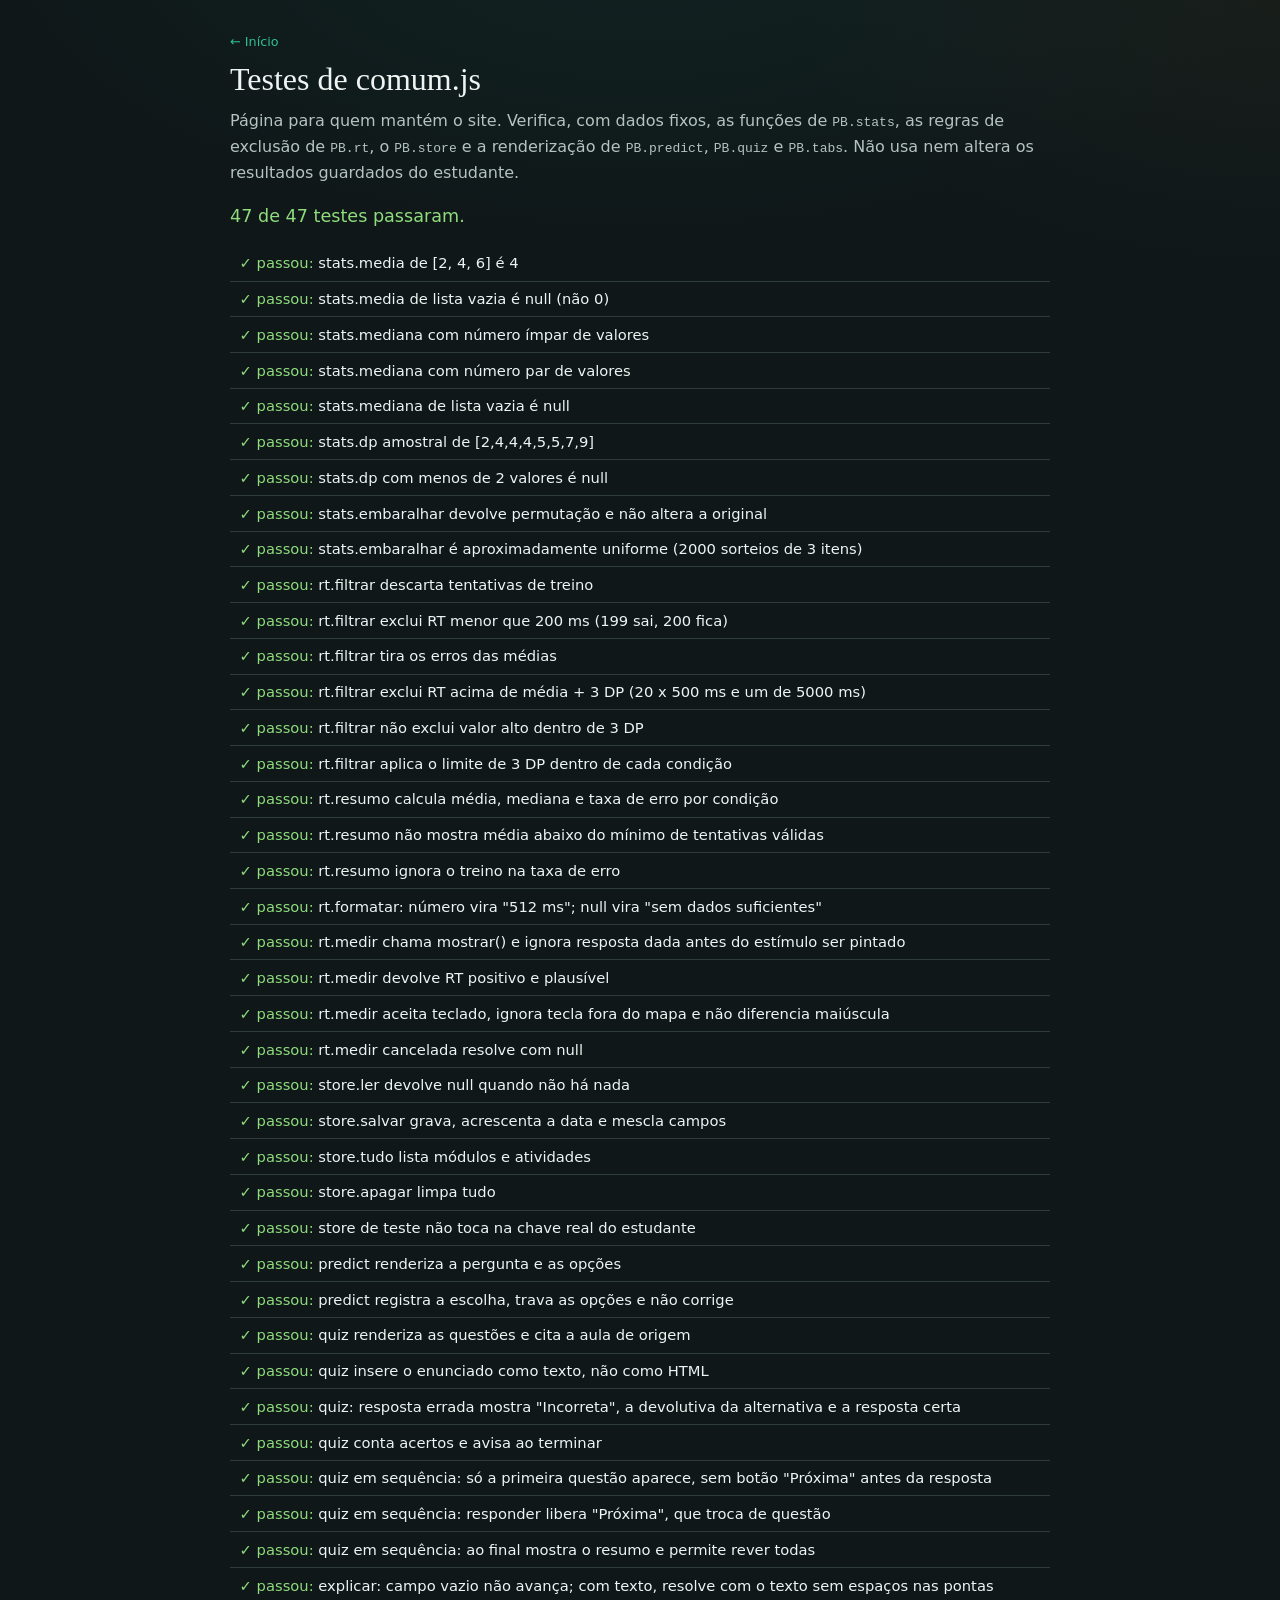
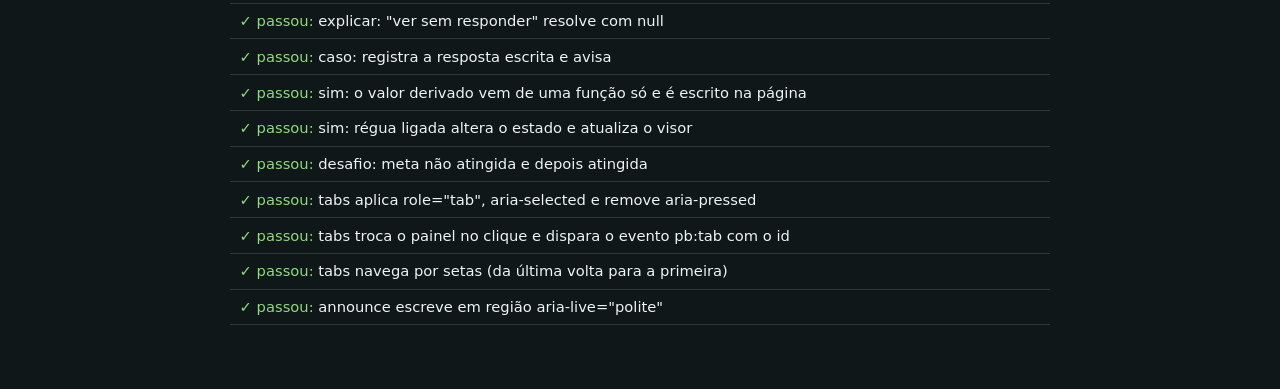
<file: teste.html>
<!DOCTYPE html>
<html lang="pt-BR">
<head>
<meta charset="UTF-8">
<meta name="viewport" content="width=device-width, initial-scale=1.0">
<meta name="robots" content="noindex">
<title>Processos Básicos · Testes de comum.js</title>
<link rel="stylesheet" href="estilos.css?v=2026-11-16c">
<style>
  .t{font-size:.92rem; padding:.35rem .6rem; border-bottom:1px solid var(--line)}
  .t.ok::before{content:"✓ passou: "; color:#8fdc7d}
  .t.nao::before{content:"✗ falhou: "; color:#f08a89}
  .t .det{color:var(--ink-dim); font-size:.82rem}
  #resumo{font-size:1.1rem; margin:1rem 0}
</style>
</head>
<body>
<div class="wrap">
  <div class="crumb"><a href="index.html">← Início</a></div>
  <h1>Testes de comum.js</h1>
  <p class="muted">Página para quem mantém o site. Verifica, com dados fixos, as funções de <code>PB.stats</code>, as regras de exclusão de <code>PB.rt</code>, o <code>PB.store</code> e a renderização de <code>PB.predict</code>, <code>PB.quiz</code> e <code>PB.tabs</code>. Não usa nem altera os resultados guardados do estudante.</p>
  <div id="resumo" role="status" aria-live="polite">Rodando...</div>
  <div id="lista"></div>
  <div id="palco" hidden></div>
</div>

<script src="comum.js?v=2026-11-16c"></script>
<script>
(async function () {
  const lista = document.getElementById('lista'), palco = document.getElementById('palco');
  let total = 0, passou = 0;

  function teste(nome, fn) {
    total++;
    const linha = document.createElement('div');
    let ok = false, det = '';
    try { fn(); ok = true; } catch (e) { det = e.message; }
    if (ok) passou++;
    linha.className = 't ' + (ok ? 'ok' : 'nao');
    linha.textContent = nome;
    if (det) { const d = document.createElement('div'); d.className = 'det'; d.textContent = det; linha.appendChild(d); }
    lista.appendChild(linha);
  }
  function igual(a, b, msg) {
    if (JSON.stringify(a) !== JSON.stringify(b)) throw new Error((msg || 'valor') + ': esperado ' + JSON.stringify(b) + ', obtido ' + JSON.stringify(a));
  }
  function perto(a, b, msg) {
    if (a === null || Math.abs(a - b) > 1e-6) throw new Error((msg || 'valor') + ': esperado ' + b + ', obtido ' + a);
  }
  function verdade(c, msg) { if (!c) throw new Error(msg || 'condição falsa'); }

  /* ---------------- PB.stats ---------------- */
  const S = PB.stats;
  teste('stats.media de [2, 4, 6] é 4', () => perto(S.media([2, 4, 6]), 4));
  teste('stats.media de lista vazia é null (não 0)', () => igual(S.media([]), null));
  teste('stats.mediana com número ímpar de valores', () => perto(S.mediana([9, 1, 5]), 5));
  teste('stats.mediana com número par de valores', () => perto(S.mediana([1, 2, 3, 10]), 2.5));
  teste('stats.mediana de lista vazia é null', () => igual(S.mediana([]), null));
  teste('stats.dp amostral de [2,4,4,4,5,5,7,9]', () => perto(S.dp([2, 4, 4, 4, 5, 5, 7, 9]), Math.sqrt(32 / 7)));
  teste('stats.dp com menos de 2 valores é null', () => igual(S.dp([5]), null));
  teste('stats.embaralhar devolve permutação e não altera a original', () => {
    const a = [1, 2, 3, 4, 5, 6, 7, 8], b = S.embaralhar(a);
    igual(a, [1, 2, 3, 4, 5, 6, 7, 8], 'original');
    igual(b.slice().sort((x, y) => x - y), a, 'mesmos elementos');
    verdade(b !== a, 'deve ser outra lista');
  });
  teste('stats.embaralhar é aproximadamente uniforme (2000 sorteios de 3 itens)', () => {
    const c = {};
    for (let i = 0; i < 2000; i++) { const k = S.embaralhar([1, 2, 3]).join(''); c[k] = (c[k] || 0) + 1; }
    igual(Object.keys(c).length, 6, 'número de ordens distintas');
    Object.keys(c).forEach(k => verdade(c[k] > 230 && c[k] < 440, 'ordem ' + k + ' saiu ' + c[k] + ' vezes'));
  });

  /* ---------------- PB.rt: regras de exclusão ---------------- */
  const T = (rt, correta, cond, treino) => ({ rt, correta, cond, treino: !!treino });
  teste('rt.filtrar descarta tentativas de treino', () => {
    const f = PB.rt.filtrar([T(500, true, 'a', true), T(510, true, 'a'), T(520, true, 'a')]);
    igual(f.excluidas.treino, 1); igual(f.validas.length, 2);
  });
  teste('rt.filtrar exclui RT menor que 200 ms (199 sai, 200 fica)', () => {
    const f = PB.rt.filtrar([T(199, true, 'a'), T(200, true, 'a'), T(450, true, 'a')]);
    igual(f.excluidas.rapidas, 1); igual(f.validas.map(t => t.rt), [200, 450]);
  });
  teste('rt.filtrar tira os erros das médias', () => {
    const f = PB.rt.filtrar([T(500, false, 'a'), T(510, true, 'a')]);
    igual(f.excluidas.erros, 1); igual(f.validas.length, 1);
  });
  teste('rt.filtrar exclui RT acima de média + 3 DP (20 x 500 ms e um de 5000 ms)', () => {
    const d = []; for (let i = 0; i < 20; i++) d.push(T(500, true, 'a')); d.push(T(5000, true, 'a'));
    const f = PB.rt.filtrar(d);
    igual(f.excluidas.lentas, 1); igual(f.validas.length, 20);
  });
  teste('rt.filtrar não exclui valor alto dentro de 3 DP', () => {
    const f = PB.rt.filtrar([T(400, true, 'a'), T(500, true, 'a'), T(600, true, 'a'), T(700, true, 'a'), T(800, true, 'a')]);
    igual(f.excluidas.lentas, 0); igual(f.validas.length, 5);
  });
  teste('rt.filtrar aplica o limite de 3 DP dentro de cada condição', () => {
    const d = [];
    for (let i = 0; i < 20; i++) d.push(T(400, true, 'rapida'));
    for (let i = 0; i < 20; i++) d.push(T(1500 + (i % 2) * 20, true, 'lenta'));
    const f = PB.rt.filtrar(d);
    igual(f.excluidas.lentas, 0, 'a condição lenta não é punida pela rápida'); igual(f.validas.length, 40);
  });
  teste('rt.resumo calcula média, mediana e taxa de erro por condição', () => {
    const r = PB.rt.resumo([T(400, true, 'a'), T(500, true, 'a'), T(600, true, 'a'), T(700, true, 'a'), T(800, true, 'a'), T(900, false, 'a'),
      T(300, true, 'b'), T(350, true, 'b')], { minValidas: 5 }).condicoes;
    perto(r.a.media, 600); perto(r.a.mediana, 600); igual(r.a.n, 6); igual(r.a.validas, 5); perto(r.a.taxaErro, 1 / 6);
    igual(r.a.suficiente, true);
  });
  teste('rt.resumo não mostra média abaixo do mínimo de tentativas válidas', () => {
    const r = PB.rt.resumo([T(300, true, 'b'), T(350, true, 'b')], { minValidas: 5 }).condicoes;
    igual(r.b.media, null); igual(r.b.suficiente, false); igual(r.b.validas, 2);
  });
  teste('rt.resumo ignora o treino na taxa de erro', () => {
    const r = PB.rt.resumo([T(500, false, 'a', true), T(500, true, 'a'), T(500, true, 'a')], { minValidas: 1 }).condicoes;
    igual(r.a.n, 2); perto(r.a.taxaErro, 0);
  });
  teste('rt.formatar: número vira "512 ms"; null vira "sem dados suficientes"', () => {
    igual(PB.rt.formatar(511.6), '512 ms'); igual(PB.rt.formatar(null), 'sem dados suficientes');
  });

  /* ---------------- PB.rt.medir (com cliques simulados) ---------------- */
  const espera = ms => new Promise(r => setTimeout(r, ms));
  const b1 = document.createElement('button'), b2 = document.createElement('button');
  palco.appendChild(b1); palco.appendChild(b2);
  let mostrou = false;
  const p1 = PB.rt.medir({ mostrar: () => { mostrou = true; b1.click(); /* resposta antes do tempo zero: ignorada */ },
    botoes: [{ el: b1, valor: 'x' }, { el: b2, valor: 'y' }], correta: 'y' });
  await espera(200); b2.click();
  const r1 = await p1;
  teste('rt.medir chama mostrar() e ignora resposta dada antes do estímulo ser pintado', () => {
    verdade(mostrou, 'mostrar não foi chamada'); igual(r1.resposta, 'y'); igual(r1.correta, true);
  });
  teste('rt.medir devolve RT positivo e plausível', () => verdade(r1.rt > 30 && r1.rt < 2000, 'rt = ' + r1.rt));
  const p2 = PB.rt.medir({ mostrar: () => {}, teclas: { f: 'esq', j: 'dir' }, correta: v => v === 'esq' });
  await espera(200);
  document.dispatchEvent(new KeyboardEvent('keydown', { key: 'k' }));
  document.dispatchEvent(new KeyboardEvent('keydown', { key: 'J' }));
  const r2 = await p2;
  teste('rt.medir aceita teclado, ignora tecla fora do mapa e não diferencia maiúscula', () => { igual(r2.resposta, 'dir'); igual(r2.correta, false); });
  const p3 = PB.rt.medir({ mostrar: () => {}, botoes: [{ el: b1, valor: 1 }] });
  p3.cancelar();
  const r3 = await p3;
  teste('rt.medir cancelada resolve com null', () => igual(r3, null));

  /* ---------------- PB.store (em chave separada, só de teste) ---------------- */
  const st = PB._criarStore('pb:teste');
  st.apagar();
  teste('store.ler devolve null quando não há nada', () => igual(st.ler('memoria', 'amplitude'), null));
  teste('store.salvar grava, acrescenta a data e mescla campos', () => {
    st.salvar('memoria', 'amplitude', { previsao: { pergunta: 'p', resposta: '7' } });
    const e = st.salvar('memoria', 'amplitude', { medidas: [{ nome: 'Amplitude', valor: '6', esperado: 'perto de 7' }] });
    igual(e.previsao.resposta, '7'); igual(e.medidas[0].valor, '6'); verdade(/^\d{4}-\d{2}-\d{2}T/.test(e.data), 'data ISO');
    igual(st.ler('memoria', 'amplitude').medidas[0].nome, 'Amplitude');
  });
  teste('store.tudo lista módulos e atividades', () => igual(Object.keys(st.tudo()), ['memoria']));
  teste('store.apagar limpa tudo', () => { st.apagar(); igual(st.tudo(), {}); });
  teste('store de teste não toca na chave real do estudante', () => verdade(PB.store.chave === 'pb:v1' && st.chave === 'pb:teste'));

  /* ---------------- PB.predict ---------------- */
  const pv = document.createElement('div'); palco.appendChild(pv);
  const promPrev = PB.predict(pv, { pergunta: 'Qual condição será mais lenta?', opcoes: ['Congruente', 'Incongruente', 'Iguais'] });
  teste('predict renderiza a pergunta e as opções', () => {
    igual(pv.querySelector('.pergunta').textContent, 'Qual condição será mais lenta?'); igual(pv.querySelectorAll('button').length, 3);
  });
  pv.querySelectorAll('button')[1].click();
  const prev = await promPrev;
  teste('predict registra a escolha, trava as opções e não corrige', () => {
    igual(prev.indice, 1); igual(prev.texto, 'Incongruente');
    verdade([...pv.querySelectorAll('button')].every(b => b.disabled), 'opções deveriam travar');
    verdade(!/corret|errad/i.test(pv.querySelector('.registro').textContent), 'não deve corrigir');
    igual(pv.querySelector('.registro').getAttribute('aria-live'), 'polite');
  });

  /* ---------------- PB.quiz ---------------- */
  const qz = document.createElement('div'); palco.appendChild(qz);
  let fimQuiz = null;
  PB.quiz(qz, [
    { id: 't-01', tipo: 'conceito', aula: 'Aula de teste', enunciado: 'Quanto é 1 + 1?', opcoes: ['1', '2', '3'], correta: 1, devolutiva: ['Falta um.', 'Isso.', 'Passou.'] },
    { id: 't-02', tipo: 'aplicacao', aula: 'Aula de teste', enunciado: '<b>marcação</b> deve aparecer como texto', opcoes: ['sim', 'não'], correta: 0, devolutiva: ['Certo.', 'Deveria.'] }
  ], { aoTerminar: r => { fimQuiz = r; } });
  teste('quiz renderiza as questões e cita a aula de origem', () => {
    igual(qz.querySelectorAll('.questao').length, 2); igual(qz.querySelector('.origem').textContent, 'Conteúdo: Aula de teste');
  });
  teste('quiz insere o enunciado como texto, não como HTML', () => igual(qz.querySelectorAll('.questao b').length, 0));
  qz.querySelectorAll('.questao')[0].querySelectorAll('button')[0].click();
  teste('quiz: resposta errada mostra "Incorreta", a devolutiva da alternativa e a resposta certa', () => {
    const d = qz.querySelectorAll('.devolutiva')[0].textContent;
    verdade(d.indexOf('Incorreta. Falta um.') === 0, d); verdade(d.indexOf('Resposta correta: 2. Isso.') > 0, d);
  });
  qz.querySelectorAll('.questao')[1].querySelectorAll('button')[0].click();
  teste('quiz conta acertos e avisa ao terminar', () => {
    igual(fimQuiz.acertos, 1); igual(fimQuiz.total, 2);
    igual(qz.querySelector('.placar').textContent, 'Respondidas: 2 de 2. Acertos: 1.');
  });

  /* ---------------- PB.quiz em sequência ---------------- */
  const qs = document.createElement('div'); palco.appendChild(qs);
  PB.quiz(qs, [
    { id: 's1', enunciado: 'A?', opcoes: ['sim', 'não'], correta: 0, devolutiva: ['ok', 'não'] },
    { id: 's2', enunciado: 'B?', opcoes: ['sim', 'não'], correta: 1, devolutiva: ['não', 'ok'] }
  ]);
  const bq = qs.querySelectorAll('.questao');
  teste('quiz em sequência: só a primeira questão aparece, sem botão "Próxima" antes da resposta', () => {
    igual(bq[0].hidden, false); igual(bq[1].hidden, true); igual(bq[0].querySelector('.nav button').hidden, true);
    igual(bq[0].querySelector('.progresso').textContent, 'Questão 1 de 2');
  });
  bq[0].querySelectorAll('.opcoes button')[0].click();
  teste('quiz em sequência: responder libera "Próxima", que troca de questão', () => {
    igual(bq[0].querySelector('.nav button').hidden, false);
    bq[0].querySelector('.nav button').click();
    igual(bq[0].hidden, true); igual(bq[1].hidden, false);
  });
  bq[1].querySelectorAll('.opcoes button')[1].click();
  bq[1].querySelector('.nav button').click();
  teste('quiz em sequência: ao final mostra o resumo e permite rever todas', () => {
    const fim = qs.querySelector('.fim');
    igual(fim.hidden, false); igual(fim.querySelector('.texto').textContent, 'Você respondeu às 2 questões. Acertos: 2.');
    fim.querySelector('button').click();
    igual(bq[0].hidden, false); igual(bq[1].hidden, false); igual(fim.hidden, true);
  });

  /* ---------------- PB.explicar e PB.caso ---------------- */
  const ex1 = document.createElement('div'), ex2 = document.createElement('div'), cs = document.createElement('div');
  palco.append(ex1, ex2, cs);
  let exp1 = 'pendente', exp2 = 'pendente';
  PB.explicar(ex1, {}).then(t => { exp1 = t; });
  PB.explicar(ex2, {}).then(t => { exp2 = t; });
  ex1.querySelector('button.primary').click();
  ex1.querySelector('textarea').value = '  porque sim  ';
  ex1.querySelector('button.primary').click();
  ex2.querySelectorAll('button')[1].click();
  let casoTexto = null;
  PB.caso(cs, { pergunta: 'E se?', aoRegistrar: t => { casoTexto = t; } });
  cs.querySelector('textarea').value = 'minha resposta';
  cs.querySelector('button').click();
  await new Promise(r => setTimeout(r, 0));
  teste('explicar: campo vazio não avança; com texto, resolve com o texto sem espaços nas pontas', () => { igual(exp1, 'porque sim'); igual(ex1.querySelector('textarea').readOnly, true); });
  teste('explicar: "ver sem responder" resolve com null', () => { igual(exp2, null); });
  teste('caso: registra a resposta escrita e avisa', () => { igual(casoTexto, 'minha resposta'); verdade(cs.querySelector('.registro').textContent.indexOf('Registrado') === 0); });

  /* ---------------- PB.sim e PB.desafio ---------------- */
  const visor = document.createElement('span'); palco.appendChild(visor);
  let mudancas = 0;
  const sim = PB.sim({ estado: { x: 2 }, derivar: e => ({ dobro: e.x * 2 }), mostrar: { dobro: visor }, aoMudar: () => { mudancas++; } });
  teste('sim: o valor derivado vem de uma função só e é escrito na página', () => {
    igual(sim.derivado().dobro, 4); const d = sim.definir('x', 5); igual(d.dobro, 10); igual(visor.textContent, '10'); igual(mudancas, 1);
  });
  const regua = document.createElement('input'); regua.type = 'range'; regua.min = 0; regua.max = 100; palco.appendChild(regua);
  sim.ligar(regua, 'x');
  regua.value = 7; regua.dispatchEvent(new Event('input'));
  teste('sim: régua ligada altera o estado e atualiza o visor', () => { igual(sim.estado.x, 7); igual(visor.textContent, '14'); });
  const dz = document.createElement('div'); palco.appendChild(dz);
  const des = PB.desafio(dz, { meta: 'Chegue a 10.', conferir: v => ({ ok: v === 10, texto: 'valor ' + v }) });
  teste('desafio: meta não atingida e depois atingida', () => {
    igual(des.avaliar(3), false); verdade(dz.querySelector('.registro').textContent.indexOf('Ainda não. valor 3') === 0);
    igual(des.avaliar(10), true); verdade(dz.classList.contains('feito')); verdade(dz.querySelector('.registro').textContent.indexOf('Meta atingida. valor 10') === 0);
  });

  /* ---------------- PB.tabs ---------------- */
  const abas = document.createElement('div');
  abas.innerHTML = '<div class="subnav"><button data-tab="x1" aria-pressed="true">Um</button><button data-tab="x2" aria-pressed="false">Dois</button></div><section id="x1"></section><section id="x2" class="hidden"></section>';
  palco.appendChild(abas);
  let evento = null;
  document.addEventListener('pb:tab', e => { evento = e.detail; });
  PB.tabs(abas);
  const [a1, a2] = abas.querySelectorAll('button');
  teste('tabs aplica role="tab", aria-selected e remove aria-pressed', () => {
    igual(a1.getAttribute('role'), 'tab'); igual(a1.getAttribute('aria-selected'), 'true'); igual(a2.getAttribute('aria-selected'), 'false');
    igual(a1.hasAttribute('aria-pressed'), false); igual(abas.querySelector('.subnav').getAttribute('role'), 'tablist');
    igual(document.getElementById('x2').getAttribute('role'), 'tabpanel');
  });
  a2.click();
  teste('tabs troca o painel no clique e dispara o evento pb:tab com o id', () => {
    igual(evento, 'x2'); verdade(document.getElementById('x1').classList.contains('hidden')); verdade(!document.getElementById('x2').classList.contains('hidden'));
  });
  a2.dispatchEvent(new KeyboardEvent('keydown', { key: 'ArrowRight', bubbles: true }));
  teste('tabs navega por setas (da última volta para a primeira)', () => { igual(evento, 'x1'); igual(a1.getAttribute('aria-selected'), 'true'); igual(a1.tabIndex, 0); igual(a2.tabIndex, -1); });

  /* ---------------- PB.announce ---------------- */
  teste('announce escreve em região aria-live="polite"', () => {
    const d = document.createElement('div'); PB.announce(d, 'olá');
    igual(d.getAttribute('aria-live'), 'polite'); igual(d.textContent, 'olá');
  });

  const resumo = document.getElementById('resumo');
  resumo.textContent = passou + ' de ' + total + ' testes passaram.';
  resumo.style.color = passou === total ? '#8fdc7d' : '#f08a89';
  resumo.dataset.passou = passou; resumo.dataset.total = total;
})();
</script>
</body>
</html>
</file>
<file: estilos.css>
:root{
  /* superfícies em camadas (escuro quente, não preto chapado) */
  --bg:#0f1719; --bg-soft:#172123; --card:#1b2628; --raised:#222f31;
  --line:#2d3b3d; --line-strong:#3b4b4d;
  --ink:#eef4f2; --ink-soft:#b4c3c0; --ink-dim:#83948f;
  --teal:#2fbf94; --teal-bright:#74f0c6; --teal-deep:#0f6e56; --amber:#e6b23a;
  --radius:12px;
}
*{box-sizing:border-box}
body{
  margin:0; color:var(--ink); font-family:"IBM Plex Sans",system-ui,sans-serif; line-height:1.6; -webkit-font-smoothing:antialiased;
  background:
    radial-gradient(1100px 520px at 50% -8%, rgba(47,191,148,.07), transparent 60%),
    radial-gradient(900px 500px at 100% 0%, rgba(230,178,58,.045), transparent 55%),
    var(--bg);
  background-attachment:fixed;
}
.wrap{max-width:860px; margin:0 auto; padding:2rem 1.25rem 4rem}
h1,h2,h3{font-family:"Newsreader",Georgia,serif; font-weight:500; line-height:1.2; margin:0}
h1{font-size:2rem} h2{font-size:1.5rem; margin-top:.5rem}
h3{font-size:1.15rem; margin-top:1.75rem; margin-bottom:.4rem}
p{margin:.6rem 0}
.lead{color:var(--ink-soft); font-size:1.05rem}
.muted{color:var(--ink-soft)}
.dim{color:var(--ink-dim); font-size:.85rem}
.hidden{display:none}
a{color:var(--teal)}
.home{text-decoration:none; color:inherit; display:inline-block}
.crumb{font-size:.8rem; color:var(--ink-dim); margin-bottom:.5rem}
.crumb a{color:var(--teal); text-decoration:none}

/* acento por módulo (fallback teal) */
:root{--accent:var(--teal); --accent-bg:rgba(47,191,148,.14)}
.m-sensacao{--accent:#4aa3e6; --accent-bg:rgba(74,163,230,.15)}
.m-atencao{--accent:#2fbf94; --accent-bg:rgba(47,191,148,.16)}
.m-memoria{--accent:#e6b23a; --accent-bg:rgba(230,178,58,.15)}
.m-linguagem{--accent:#e8744e; --accent-bg:rgba(232,116,78,.15)}
.m-pensamento{--accent:#9b7be6; --accent-bg:rgba(155,123,230,.16)}
.m-emocao{--accent:#e75f92; --accent-bg:rgba(231,95,146,.15)}
.m-social{--accent:#6cba4a; --accent-bg:rgba(108,186,74,.15)}
.m-evolucao{--accent:#cf9d3c; --accent-bg:rgba(207,157,60,.15)}
.m-desenvolvimento{--accent:#3ab3b0; --accent-bg:rgba(58,179,176,.16)}

/* navegação */
.navlabel{font-size:.72rem; text-transform:uppercase; letter-spacing:.06em; color:var(--ink-dim); margin:1.25rem 0 .4rem}
.navlabel:first-of-type{margin-top:1.5rem}
.pipeline{display:flex; flex-wrap:wrap; gap:6px; margin:0 0 .5rem}
.pipeline.themes{margin-bottom:2.25rem}
.stage{font-size:.82rem; padding:6px 12px; border-radius:999px; background:var(--bg-soft); color:var(--ink-soft); border:1px solid var(--line); transition:all .15s; white-space:nowrap; text-decoration:none; display:inline-block}
a.stage{cursor:pointer}
a.stage:hover{border-color:var(--teal); color:var(--ink); background:var(--card)}
.stage.active{background:var(--teal-deep); color:#eafff6; border-color:var(--teal)}
.stage.theme{border-color:rgba(230,178,58,.4); color:var(--amber)}
.stage.theme:hover{border-color:var(--amber); color:var(--amber); background:var(--card)}
.stage.soon{opacity:.5}
.stage .arrow{color:var(--ink-dim); margin-left:2px}

/* botões */
button{font-family:inherit; font-size:.9rem; padding:8px 14px; border-radius:8px; background:var(--bg-soft); color:var(--ink); border:1px solid var(--line-strong); cursor:pointer; transition:all .15s}
button:hover{border-color:var(--teal); background:var(--card)}
button.primary{background:var(--teal); color:#06231b; border:none; font-weight:600}
button.primary:hover{filter:brightness(1.08)}
.sx[aria-pressed="true"], .obs[aria-pressed="true"]{background:rgba(47,191,148,.16); border-color:var(--teal); color:var(--teal-bright)}

input[type=range]{-webkit-appearance:none; appearance:none; width:100%; height:5px; border-radius:99px; background:var(--line-strong); outline:none}
input[type=range]::-webkit-slider-thumb{-webkit-appearance:none; width:18px; height:18px; border-radius:50%; background:var(--teal); cursor:pointer; border:2px solid var(--card)}
input[type=range]::-moz-range-thumb{width:18px; height:18px; border-radius:50%; background:var(--teal); cursor:pointer; border:2px solid var(--card)}
input:focus-visible, button:focus-visible, a:focus-visible{outline:2px solid var(--teal); outline-offset:2px}

/* blocos de conteúdo compartilhados */
.def{background:linear-gradient(180deg, rgba(47,191,148,.10), rgba(47,191,148,.05)); border:1px solid rgba(47,191,148,.28); border-left:3px solid var(--teal); border-radius:12px; padding:1rem 1.2rem; margin:1rem 0 1.75rem; font-size:1.02rem}
.def .k{font-size:12px; text-transform:uppercase; letter-spacing:.05em; color:var(--teal-bright); margin-bottom:4px}
.cards{display:grid; grid-template-columns:repeat(auto-fit,minmax(230px,1fr)); gap:12px; margin:1rem 0 1.75rem}
.card{background:var(--card); border:1px solid var(--line); border-radius:12px; padding:1rem 1.1rem; font-size:.92rem}
.card h4{font-family:inherit; font-size:1rem; font-weight:600; margin:0 0 6px}
.card .dot{display:inline-block; width:9px; height:9px; border-radius:50%; margin-right:7px; vertical-align:middle}
.card .meta{font-size:.82rem; color:var(--ink-soft); margin-top:6px}
.card .meta b{color:var(--ink); font-weight:500}
.flow{display:flex; align-items:stretch; gap:8px; flex-wrap:wrap; margin:1rem 0 .5rem}
.flow .box{flex:1; min-width:150px; background:var(--bg-soft); border:1px solid var(--line); border-radius:10px; padding:.8rem; text-align:center; font-size:.92rem; display:flex; flex-direction:column; justify-content:center}
.flow .box.mid{border-color:var(--teal); background:rgba(47,191,148,.12)}
.flow .arr{display:flex; align-items:center; color:var(--ink-dim); font-size:1.3rem}
.tag{display:inline-block; font-size:.72rem; letter-spacing:.06em; text-transform:uppercase; color:var(--teal-bright); background:rgba(47,191,148,.14); padding:3px 9px; border-radius:6px; margin-bottom:.6rem}
.selrow{display:flex; gap:8px; flex-wrap:wrap; margin:1rem 0}

/* módulo Atenção */
#att-canvas{position:relative; width:100%; height:380px; background:radial-gradient(circle at 50% 40%, #16262a, #0b1113); border:1px solid var(--line); border-radius:var(--radius); overflow:hidden; cursor:crosshair; margin-top:1rem}
#att-light{position:absolute; pointer-events:none; border-radius:50%; transform:translate(-50%,-50%); background:radial-gradient(circle, rgba(120,210,180,.20), rgba(120,210,180,0) 70%)}
#att-status{position:absolute; left:10px; top:10px; font-size:12px; padding:3px 10px; border-radius:999px; background:rgba(0,0,0,.4); color:var(--ink-soft); pointer-events:none}
.metrics{display:flex; gap:10px; align-items:stretch; margin:14px 0 1.25rem; flex-wrap:wrap}
.metric{flex:1; min-width:140px; background:var(--bg-soft); border:1px solid var(--line); border-radius:10px; padding:.7rem .9rem}
.metric .label{font-size:.82rem; color:var(--ink-soft)}
.metric .value{font-size:1.5rem; font-weight:500; font-family:"Newsreader",serif; margin-top:2px}
.metric.foco .value{color:var(--teal-bright)}
.metric.hi .value{color:var(--amber)}
.example{display:flex; gap:10px; align-items:flex-start; background:rgba(47,191,148,.1); border:1px solid rgba(47,191,148,.26); border-radius:10px; padding:.8rem 1rem; margin-bottom:1.5rem}
.example .k{font-size:12px; letter-spacing:.04em; text-transform:uppercase; color:var(--teal-bright); margin-bottom:2px}
.example .v{font-size:15px; color:var(--ink)}
.sliders{display:grid; gap:16px}
.slider .row{display:flex; justify-content:space-between; font-size:.9rem; margin-bottom:3px}
.slider .row .val{color:var(--ink-soft)}
.slider .help{font-size:12px; color:var(--ink-dim); margin-top:3px}
.toggle-tests{margin:2.5rem 0 0; text-align:center; border-top:1px solid var(--line); padding-top:2rem}
.tests-panel{margin-top:1.5rem}
.demo{background:var(--card); border:1px solid var(--line); border-radius:var(--radius); padding:1.5rem; margin:1.25rem 0}
.stage-area{min-height:150px; display:flex; flex-direction:column; align-items:center; justify-content:center; gap:1rem; padding:1rem; margin:1rem 0; background:var(--bg-soft); border:1px solid var(--line); border-radius:var(--radius)}
.stroop-word{font-size:3rem; font-weight:700}
.answers{display:flex; gap:10px; flex-wrap:wrap; justify-content:center}
.ans{font-family:inherit; font-size:.95rem; padding:10px 16px; border-radius:8px; cursor:pointer; background:var(--card); color:var(--ink); border:1px solid var(--line-strong); min-width:92px}
.ans:hover{border-color:var(--teal)}
.metrics-grid{display:grid; grid-template-columns:repeat(auto-fit,minmax(140px,1fr)); gap:12px; margin-top:1rem}
.disclaimer{display:flex; gap:12px; align-items:flex-start; background:rgba(230,178,58,.1); border:1px solid rgba(230,178,58,.36); border-radius:10px; padding:1rem 1.1rem}
.disclaimer .warn{color:var(--amber); font-weight:600}
.cb-grid{display:grid; grid-template-columns:repeat(4,1fr); gap:8px; max-width:360px; margin:1rem auto 0}
.cb-cell{aspect-ratio:1; border-radius:8px; cursor:pointer; border:2px solid transparent}
.cb-cell:hover{border-color:var(--ink)}
.controls{display:flex; gap:14px; align-items:center; flex-wrap:wrap; justify-content:center; margin-top:1rem}
.controls label{display:flex; gap:6px; align-items:center; font-size:.9rem; color:var(--ink-soft); cursor:pointer}
.feedback{min-height:1.4em; font-size:.95rem; margin-top:.8rem; text-align:center; color:var(--ink-soft)}

/* módulo Sensação e percepção */
.subnav{display:flex; gap:8px; margin:1rem 0 1.75rem; flex-wrap:wrap}
.subnav button{font-size:.95rem; padding:9px 16px}
.subnav button[aria-pressed="true"]{background:var(--teal); color:#06231b; border-color:var(--teal); font-weight:600}
.chain{display:flex; align-items:stretch; gap:6px; flex-wrap:wrap; margin:.5rem 0}
.chain .box{flex:1; min-width:130px; background:var(--bg-soft); border:1px solid var(--line); border-radius:10px; padding:.7rem .8rem}
.chain .box .h{font-size:11px; text-transform:uppercase; letter-spacing:.04em; color:var(--ink-dim)}
.chain .box .c{font-size:14px; margin-top:3px}
.chain .box.bio{flex:1.4; min-width:160px; background:rgba(47,191,148,.12); border:1px solid var(--teal)}
.chain .box.bio .h, .chain .box.bio .c{color:var(--teal-bright)}
.chain .arr{display:flex; align-items:center; color:var(--ink-dim)}
.chain .arr.key{flex-direction:column; justify-content:center; color:var(--teal); min-width:62px; text-align:center; font-size:10px; line-height:1.1}
.loop{display:flex; align-items:stretch; gap:8px; flex-wrap:wrap; margin:.5rem 0}
.loop .col{flex:1; min-width:150px; background:var(--bg-soft); border:1px solid var(--line); border-radius:10px; padding:.8rem; text-align:center}
.loop .col .h{font-size:11px; text-transform:uppercase; letter-spacing:.04em; color:var(--ink-dim); margin-bottom:8px}
.loop .arr{display:flex; align-items:center; color:var(--ink-dim)}
.stimwrap{height:74px; display:flex; align-items:center; justify-content:center}
#stim{width:40px; height:40px; border-radius:50%; background:var(--amber)}
#spk{width:100%; height:46px; display:block}
#hz{font-size:16px; font-weight:500; margin-top:6px; color:var(--teal-bright)}
.percwrap{height:74px; display:flex; align-items:flex-end; justify-content:center}
.percout{width:58%; height:100%; background:var(--card); border-radius:6px; display:flex; align-items:flex-end; overflow:hidden}
#perc-bar{width:100%; height:30%; background:var(--teal); transition:height .15s}
.scene-frame{border-radius:12px; overflow:hidden; border:1px solid var(--line); margin:.5rem 0}
#scene-svg{width:100%; display:block}
#art{transition:filter .3s}
.infobox{background:var(--bg-soft); border:1px solid var(--line); border-radius:10px; padding:.9rem 1.1rem; margin-top:12px}
.infobox .cap{font-size:16px; font-weight:500; margin-bottom:4px}
.infobox .fact{font-size:14px; color:var(--ink-soft)}
.infobox .src{font-size:12px; color:var(--ink-dim); margin-top:6px}
.sources{font-size:.82rem; color:var(--ink-soft); margin-top:2rem; border-top:1px solid var(--line); padding-top:1rem}
.sources a{color:var(--teal)}

/* página inicial */
.modcards{display:grid; grid-template-columns:repeat(auto-fit,minmax(280px,1fr)); gap:14px; margin-top:1rem}
a.modcard{display:flex; gap:14px; align-items:flex-start; background:linear-gradient(180deg, var(--raised), var(--card)); border:1px solid var(--line); border-radius:14px; padding:1.15rem 1.25rem; text-decoration:none; color:inherit; transition:transform .15s, border-color .15s, box-shadow .15s}
a.modcard:hover{border-color:var(--accent); transform:translateY(-3px); box-shadow:0 10px 26px rgba(0,0,0,.28)}
.modcard .icon{flex:0 0 auto; width:46px; height:46px; border-radius:12px; display:grid; place-items:center; background:var(--accent-bg); color:var(--accent); border:1px solid color-mix(in srgb, var(--accent) 30%, transparent)}
.modcard .icon svg{width:24px; height:24px; stroke:currentColor; fill:none; stroke-width:1.8; stroke-linecap:round; stroke-linejoin:round}
.modcard .t{font-family:"Newsreader",serif; font-size:1.2rem; margin-bottom:.25rem}
.modcard .d{font-size:.9rem; color:var(--ink-soft); line-height:1.5}
.modcard .go{font-size:.85rem; color:var(--accent); margin-top:.6rem; font-weight:500}
.modcard.soon{opacity:.5; pointer-events:none}
.modcard.soon .go{color:var(--ink-dim)}

@media (prefers-reduced-motion: reduce){
  *{animation-duration:.001ms !important; transition-duration:.001ms !important}
}

/* alvo de toque maior em telas sensíveis a toque (Fitts's Law / WCAG 2.5.5) */
@media (pointer: coarse){
  input[type=range]{height:8px}
  input[type=range]::-webkit-slider-thumb{width:28px; height:28px}
  input[type=range]::-moz-range-thumb{width:28px; height:28px}
}

footer{margin-top:3rem; color:var(--ink-dim); font-size:.85rem; text-align:center}

/* Botões desabilitados (tarefas que ainda não começaram ou estão pausadas) */
button:disabled{opacity:.45;cursor:not-allowed}

/* =====================================================================
   Padrão novo de módulo (REVISAO.md, seção 3): blocos usados por comum.js
   ===================================================================== */

/* Nomes de variáveis usados pelo código dos módulos (antes repetidos no <style> de cada página) */
:root{
  --text-accent:var(--teal); --text-secondary:var(--ink-soft); --text-muted:var(--ink-dim);
  --text-primary:var(--ink); --text-success:#5bbf46; --text-danger:#e24b4a; --text-warning:var(--amber);
  --surface-1:var(--bg-soft); --surface-2:var(--card); --bg-accent:rgba(43,180,138,.12);
  --bg-warning:rgba(224,169,27,.12); --border:var(--line); --border-accent:var(--teal); --fill-secondary:rgba(43,180,138,.15);
}

[hidden]{display:none !important}

/* texto só para leitor de tela */
.pb-sr{position:absolute; width:1px; height:1px; margin:-1px; padding:0; overflow:hidden; clip:rect(0 0 0 0); white-space:nowrap; border:0}

/* abas com role="tab" (PB.tabs) */
.subnav button[aria-selected="true"]{background:var(--teal); color:#06231b; border-color:var(--teal); font-weight:600}

/* cabeçalho do módulo: objetivos, capítulo e aula */
.modhead{background:var(--card); border:1px solid var(--line); border-radius:12px; padding:1rem 1.2rem; margin:1rem 0 1.5rem}
.modhead .k{font-size:12px; text-transform:uppercase; letter-spacing:.05em; color:var(--ink-dim); margin-bottom:4px}
.modhead ul{margin:.3rem 0 .6rem; padding-left:1.2rem}
.modhead .ref{font-size:.88rem; color:var(--ink-soft)}

/* previsão antes da atividade (PB.predict) */
.predict{background:rgba(230,178,58,.07); border:1px solid rgba(230,178,58,.3); border-left:3px solid var(--amber); border-radius:12px; padding:.9rem 1.1rem; margin:1rem 0}
.predict .k{font-size:12px; text-transform:uppercase; letter-spacing:.05em; color:var(--amber); margin-bottom:2px}
.predict .pergunta{margin:.2rem 0 .7rem}
.predict .opcoes, .quiz .opcoes{display:flex; flex-wrap:wrap; gap:8px}
.predict button[aria-pressed="true"]{background:rgba(230,178,58,.18); border-color:var(--amber); color:var(--ink); opacity:1}
.predict .registro{font-size:.88rem; color:var(--ink-soft); margin-top:.6rem; min-height:1.3em}

/* resultado do estudante ao lado do esperado */
.expected{display:grid; grid-template-columns:repeat(auto-fit,minmax(180px,1fr)); gap:10px; margin:1rem 0}
.expected .col{background:var(--bg-soft); border:1px solid var(--line); border-radius:10px; padding:.8rem 1rem}
.expected .col .label{font-size:.82rem; color:var(--ink-soft)}
.expected .col .value{font-size:1.35rem; font-family:"Newsreader",serif; margin-top:2px}
.expected .col.seu{border-color:var(--teal)}

/* "O que isso mostra": fica oculto (atributo hidden) até a atividade terminar */
.why{background:rgba(43,180,138,.08); border:1px solid rgba(43,180,138,.25); border-radius:10px; padding:.9rem 1.1rem; margin-top:1rem}
.why .k{font-size:12px; text-transform:uppercase; letter-spacing:.05em; color:var(--teal); margin-bottom:4px}
.why .v{font-size:14px; color:var(--ink-soft)}

/* questões de revisão (PB.quiz) */
.quiz{margin-top:2.5rem; border-top:1px solid var(--line); padding-top:1.25rem}
.quiz .questao{background:var(--card); border:1px solid var(--line); border-radius:12px; padding:1rem 1.2rem; margin:0 0 1rem}
.quiz .enunciado{margin:0 0 .3rem; font-weight:500}
.quiz .origem{font-size:.8rem; color:var(--ink-dim); margin-bottom:.7rem}
.quiz .opcoes{flex-direction:column; align-items:stretch}
.quiz .opcoes button{text-align:left; line-height:1.4}
.quiz .opcoes button.certa{border-color:#5bbf46; background:rgba(91,191,70,.12); opacity:1}
.quiz .opcoes button.certa::after{content:"  ✓ correta"; color:#8fdc7d; font-size:.82rem}
.quiz .opcoes button.errada{border-color:#e24b4a; background:rgba(226,75,74,.10); opacity:1}
.quiz .opcoes button.errada::after{content:"  ✗ sua resposta"; color:#f08a89; font-size:.82rem}
.quiz .devolutiva{font-size:.92rem; color:var(--ink-soft); margin-top:.7rem; min-height:1.2em}
.quiz .placar{font-size:.9rem; color:var(--ink-soft)}

/* ---- atividades do padrão novo: palco do estímulo, resposta e resultado ---- */
.how{color:var(--ink-soft); font-size:.95rem; margin-top:0}
.palco{min-height:110px; background:var(--bg-soft); border:1px solid var(--line); border-radius:12px; display:flex; align-items:center; justify-content:center; text-align:center; padding:1rem; color:var(--ink-soft); margin:.6rem 0}
.palco.est{font-size:1.5rem; letter-spacing:.04em; color:var(--ink)}
.palco.digitos.est{font-variant-numeric:tabular-nums; font-size:2.2rem; letter-spacing:.2em}
.linha-resp{display:flex; gap:8px; align-items:center; flex-wrap:wrap; margin:.6rem 0}
.linha-resp.coluna{flex-direction:column; align-items:stretch}
.linha-resp label{font-size:.9rem; color:var(--ink-soft)}
.linha-resp input[type=text], .linha-resp textarea{flex:1; min-width:180px; font:inherit; font-size:1.05rem; padding:8px 10px; border-radius:8px; border:1px solid var(--line-strong); background:var(--bg); color:var(--ink)}
.linha-resp textarea:focus-visible{outline:2px solid var(--teal); outline-offset:2px}
.aviso-ativ{font-size:.92rem; color:var(--ink-soft); min-height:1.4em}
.expected .col .nota{font-size:.8rem; color:var(--ink-dim); margin-top:4px; line-height:1.4}
.why .v p{margin:.3rem 0}
.why .seu-res{color:var(--ink); font-weight:500}
.rec-linha{display:flex; align-items:center; gap:10px; padding:.35rem 0; border-bottom:1px solid var(--line); flex-wrap:wrap}
.rec-palavra{min-width:120px; font-size:1.05rem}
.rec-linha button[aria-pressed="true"]{background:rgba(47,191,148,.18); border-color:var(--teal); color:var(--teal-bright)}
.posicoes{display:grid; grid-template-columns:repeat(auto-fill,minmax(110px,1fr)); gap:6px; margin:.8rem 0}
.posicoes .pos{background:var(--bg-soft); border:1px solid var(--line); border-radius:8px; padding:.4rem .5rem; font-size:.82rem; display:flex; flex-direction:column}
.posicoes .pos .n{color:var(--ink-dim); font-size:.72rem}
.posicoes .pos .m{color:var(--ink-dim)}
.posicoes .pos.sim{border-color:#5bbf46}
.posicoes .pos.sim .m{color:#8fdc7d}
.quiz.plano{margin-top:0; border-top:0; padding-top:0}

/* ---- questões uma de cada vez (PB.quiz sequencial) ---- */
.quiz .progresso{font-size:.78rem; text-transform:uppercase; letter-spacing:.05em; color:var(--ink-dim); margin-bottom:.4rem}
.quiz .nav{margin-top:.8rem}
.quiz .questao:focus, .quiz .fim:focus{outline:none}
.quiz .fim{background:var(--card); border:1px solid var(--line); border-radius:12px; padding:1rem 1.2rem; margin:0 0 1rem}
.quiz .fim .texto{margin:0 0 .7rem; font-weight:500}

/* ---- explicar antes de ler a explicação (PB.explicar) e caso para a aula (PB.caso) ---- */
.explicar, .caso{background:var(--card); border:1px solid var(--line); border-left:3px solid var(--teal); border-radius:12px; padding:.9rem 1.1rem; margin:1rem 0}
.explicar .k, .caso .k{font-size:12px; text-transform:uppercase; letter-spacing:.05em; color:var(--teal-bright); margin-bottom:2px}
.explicar .pergunta, .caso .pergunta{display:block; margin:.2rem 0 .6rem}
.explicar textarea, .caso textarea{display:block; width:100%; box-sizing:border-box; font:inherit; padding:8px 10px; border-radius:8px; border:1px solid var(--line-strong); background:var(--bg); color:var(--ink); margin-bottom:.6rem; resize:vertical}
.explicar textarea:focus-visible, .caso textarea:focus-visible{outline:2px solid var(--teal); outline-offset:2px}
.explicar .acoes-exp{display:flex; gap:8px; flex-wrap:wrap}
.explicar .registro, .caso .registro{font-size:.88rem; color:var(--ink-soft); margin-top:.6rem; min-height:1.3em}

/* ---- desafio: meta a atingir (PB.desafio) ---- */
.desafio{background:rgba(230,178,58,.05); border:1px dashed rgba(230,178,58,.45); border-radius:12px; padding:.9rem 1.1rem; margin:1rem 0}
.desafio .k{font-size:12px; text-transform:uppercase; letter-spacing:.05em; color:var(--amber); margin-bottom:2px}
.desafio .meta{margin:.2rem 0 .6rem}
.desafio .registro{font-size:.9rem; color:var(--ink-soft); min-height:1.3em}
.desafio.feito{border-style:solid; border-color:var(--teal); background:rgba(47,191,148,.08)}
.desafio.feito .registro{color:var(--ink)}
</file>
